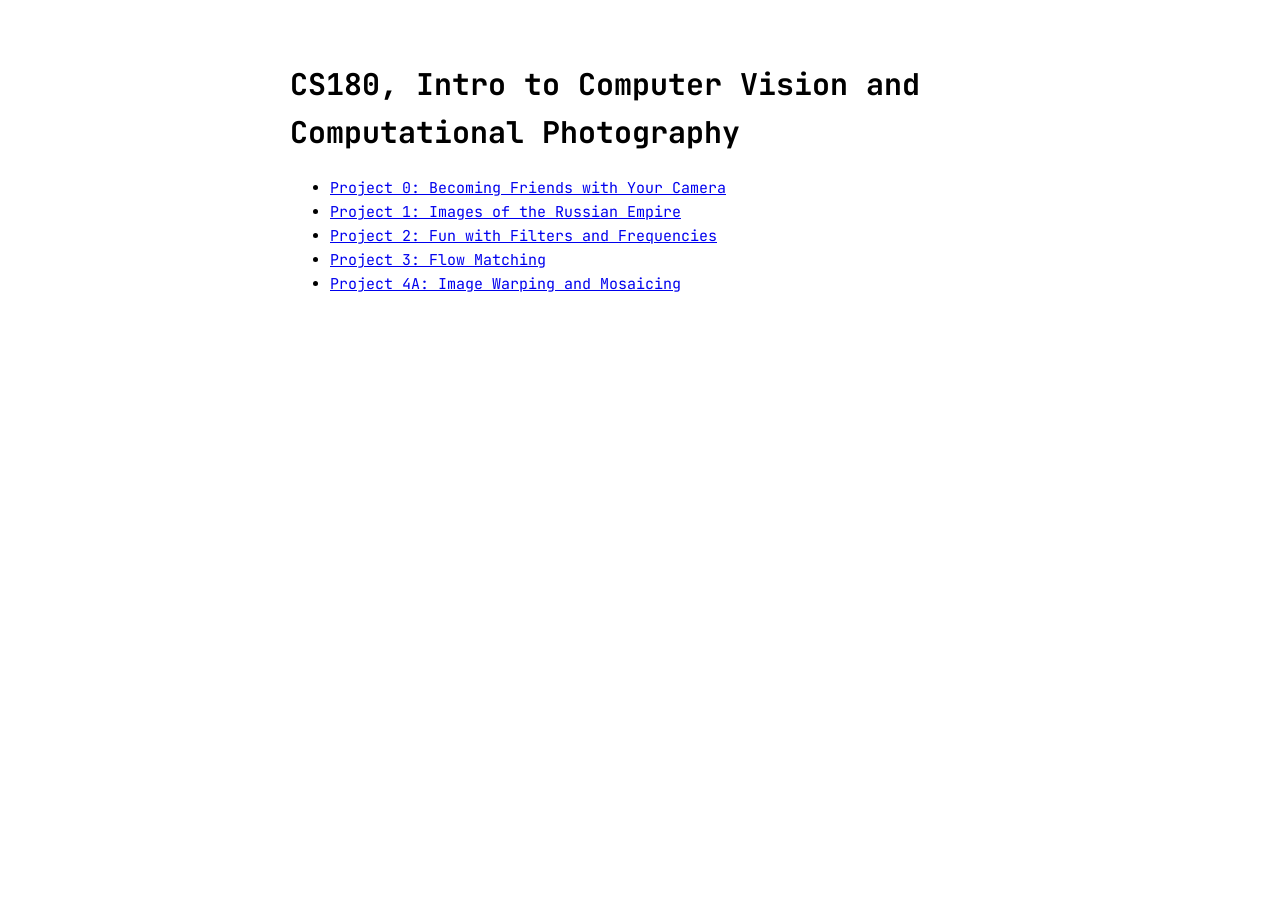
<file: index.html>
<!DOCTYPE html>

<html lang="en">
<head>
<meta charset="utf-8"/>
<meta content="width=device-width, initial-scale=1" name="viewport"/>
<title>CS180</title>
<link href="https://fonts.googleapis.com" rel="preconnect"/>
<link crossorigin="" href="https://fonts.gstatic.com" rel="preconnect"/>
<link href="https://fonts.googleapis.com/css2?family=JetBrains+Mono:wght@400;700&amp;display=swap" rel="stylesheet"/>
<style>body{font-family:"JetBrains Mono",ui-monospace,Menlo,monospace;font-size:15px;max-width:700px;margin:60px auto;padding:0 20px;line-height:1.6}</style>
</head>
<body>
<h1>CS180, Intro to Computer Vision and Computational Photography</h1>
<ul>
<li><a href="proj0/">Project 0: Becoming Friends with Your Camera</a></li>
<li><a href="proj1/">Project 1: Images of the Russian Empire</a></li>
<li><a href="proj2/">Project 2: Fun with Filters and Frequencies</a></li>
<li><a href="proj3/">Project 3: Flow Matching</a></li>
<li><a href="proj4a/">Project 4A: Image Warping and Mosaicing</a></li></ul>
</body>
</html>
</file>
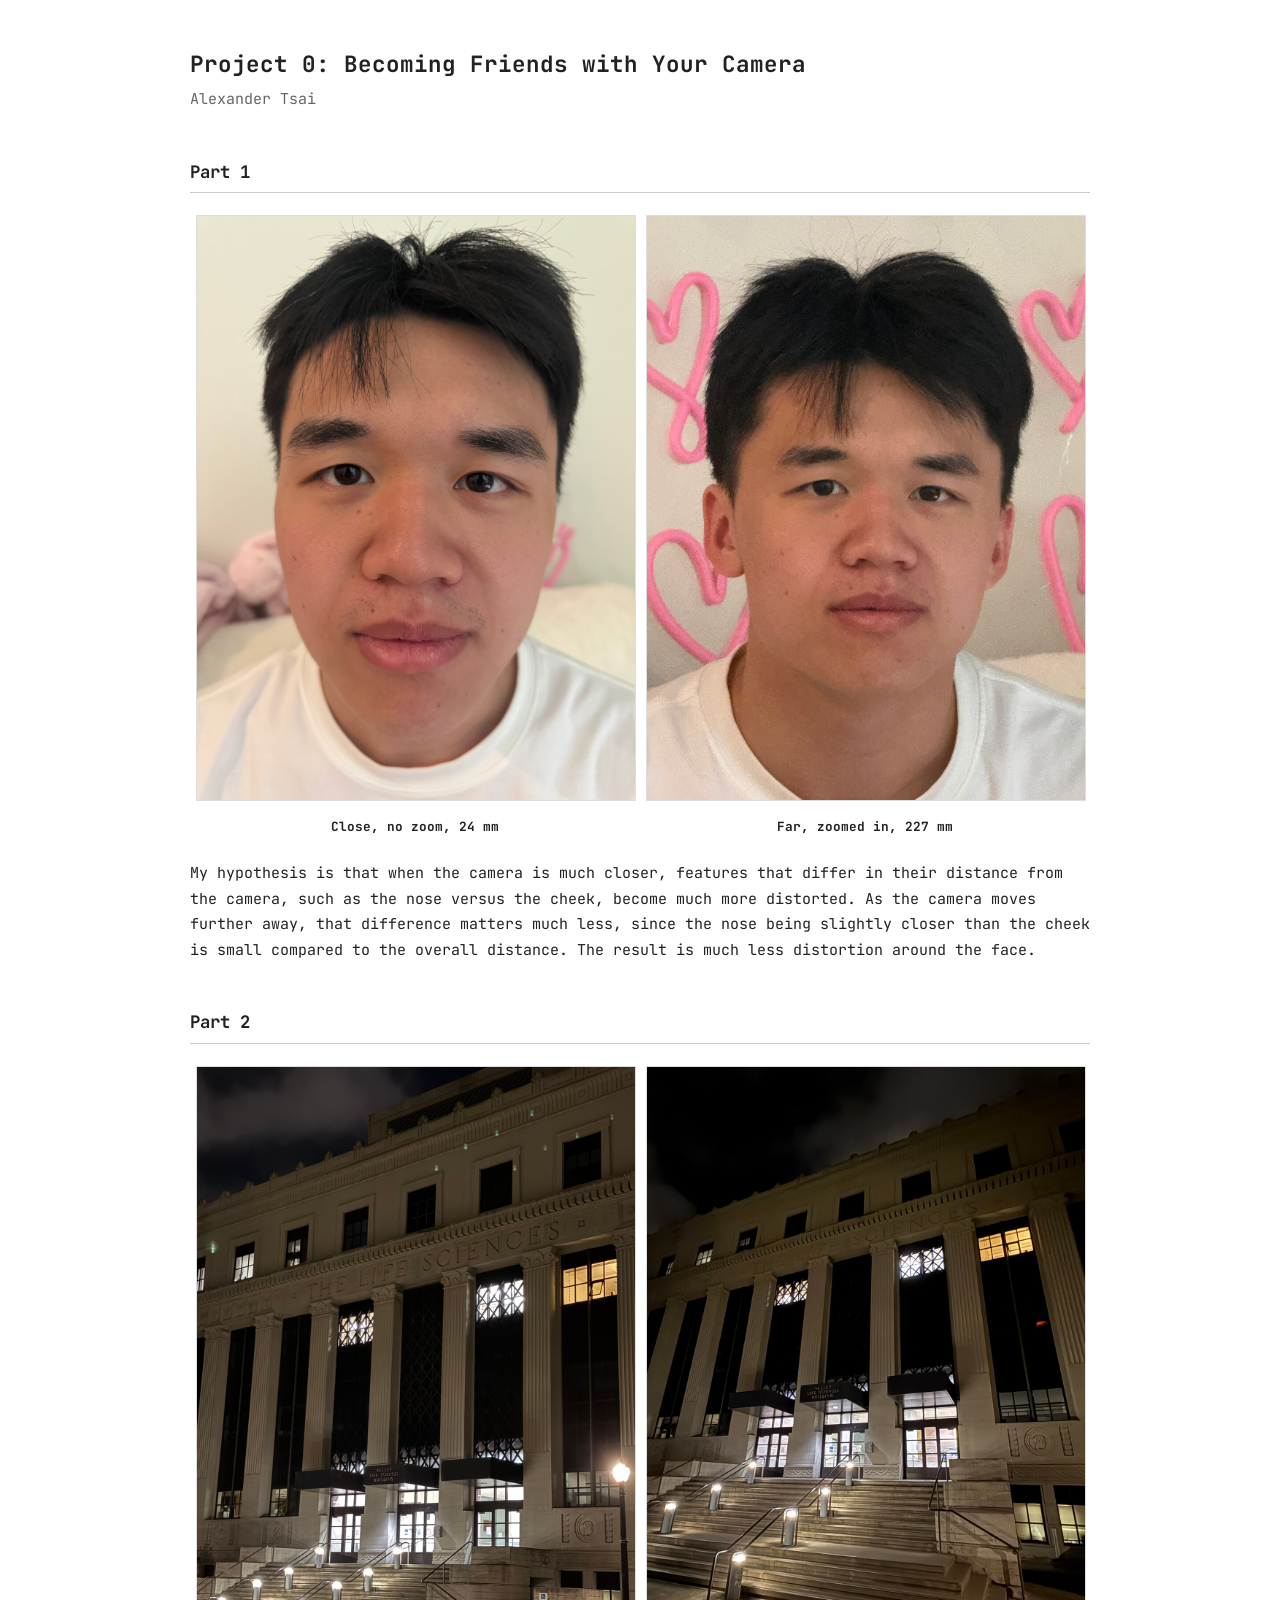
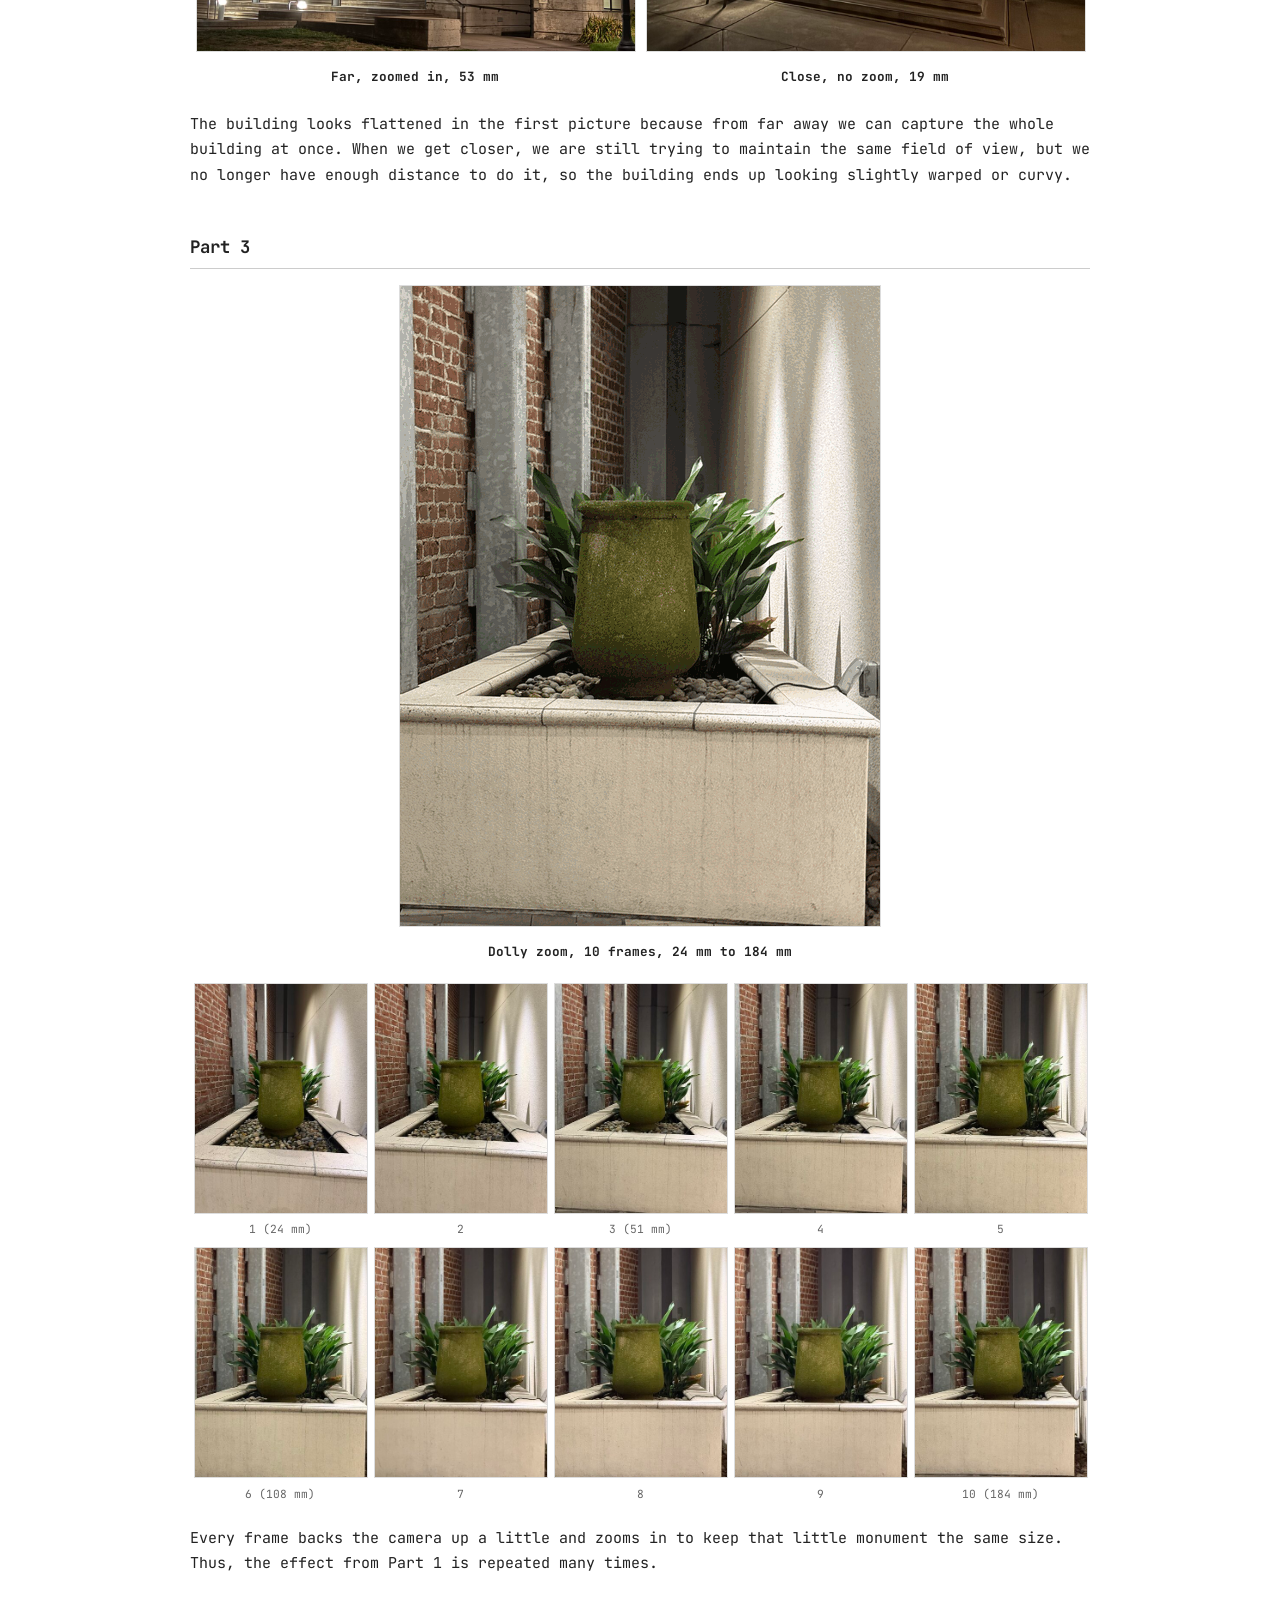
<file: proj0/index.html>
<!DOCTYPE html>
<html lang="en">
<head>
<meta charset="utf-8">
<meta name="viewport" content="width=device-width, initial-scale=1">
<title>CS180 Project 0: Becoming Friends with Your Camera</title>
<link rel="preconnect" href="https://fonts.googleapis.com">
<link rel="preconnect" href="https://fonts.gstatic.com" crossorigin>
<link href="https://fonts.googleapis.com/css2?family=JetBrains+Mono:wght@400;700&display=swap" rel="stylesheet">
<style>
  body {
    font-family: "JetBrains Mono", ui-monospace, Menlo, Consolas, monospace;
    font-size: 15px;
    max-width: 900px;
    margin: 0 auto;
    padding: 30px 20px 60px 20px;
    line-height: 1.7;
    color: #222;
    background: #fff;
  }
  h1 { font-size: 1.5em; margin-bottom: 4px; }
  h2 { font-size: 1.15em; border-bottom: 1px solid #ccc; padding-bottom: 6px; margin-top: 44px; }
  .byline { color: #666; margin-top: 0; }
  table.pair { width: 100%; border-collapse: collapse; margin-top: 16px; }
  table.pair td { width: 50%; vertical-align: top; padding: 6px; text-align: center; }
  img { max-width: 100%; height: auto; border: 1px solid #ddd; }
  .caption { font-size: 0.85em; color: #555; margin-top: 6px; }
  .caption b { color: #222; }
  table.frames { width: 100%; border-collapse: collapse; margin-top: 16px; }
  table.frames td { width: 20%; padding: 4px; text-align: center; font-size: 0.75em; color: #666; }
  .gif { text-align: center; margin-top: 16px; }
  .reflection { margin-top: 18px; }
</style>
</head>
<body>

<h1>Project 0: Becoming Friends with Your Camera</h1>
<p class="byline">Alexander Tsai</p>

<h2>Part 1</h2>

<table class="pair">
  <tr>
    <td>
      <img src="images/face_zoom.jpg" alt="Close-up selfie at 24mm">
      <div class="caption"><b>Close, no zoom, 24&nbsp;mm</b></div>
    </td>
    <td>
      <img src="images/face_unzoom.jpg" alt="Selfie from a distance at 227mm">
      <div class="caption"><b>Far, zoomed in, 227&nbsp;mm</b></div>
    </td>
  </tr>
</table>

<p class="reflection">
My hypothesis is that when the camera is much closer, features that differ in their distance from the
camera, such as the nose versus the cheek, become much more distorted. As the camera moves further
away, that difference matters much less, since the nose being slightly closer than the cheek is small
compared to the overall distance. The result is much less distortion around the face.
</p>

<h2>Part 2</h2>

<table class="pair">
  <tr>
    <td>
      <img src="images/building_zoom.jpg" alt="Building shot from far away with zoom">
      <div class="caption"><b>Far, zoomed in, 53&nbsp;mm</b></div>
    </td>
    <td>
      <img src="images/building_unzoom.jpg" alt="Building shot up close without zoom">
      <div class="caption"><b>Close, no zoom, 19&nbsp;mm</b></div>
    </td>
  </tr>
</table>

<p class="reflection">
The building looks flattened in the first picture because from far away we can capture the whole
building at once. When we get closer, we are still trying to maintain the same field of view, but we no
longer have enough distance to do it, so the building ends up looking slightly warped or curvy.
</p>

<h2>Part 3</h2>

<div class="gif">
  <img src="images/dollyzoom.gif" alt="Dolly zoom animated GIF">
  <div class="caption"><b>Dolly zoom, 10 frames, 24&nbsp;mm to 184&nbsp;mm</b></div>
</div>

<table class="frames">
  <tr>
    <td><a href="images/dolly1.jpg"><img src="images/thumbs/dolly1.jpg" alt="Frame 1"></a><br>1 (24 mm)</td>
    <td><a href="images/dolly2.jpg"><img src="images/thumbs/dolly2.jpg" alt="Frame 2"></a><br>2</td>
    <td><a href="images/dolly3.jpg"><img src="images/thumbs/dolly3.jpg" alt="Frame 3"></a><br>3 (51 mm)</td>
    <td><a href="images/dolly4.jpg"><img src="images/thumbs/dolly4.jpg" alt="Frame 4"></a><br>4</td>
    <td><a href="images/dolly5.jpg"><img src="images/thumbs/dolly5.jpg" alt="Frame 5"></a><br>5</td>
  </tr>
  <tr>
    <td><a href="images/dolly6.jpg"><img src="images/thumbs/dolly6.jpg" alt="Frame 6"></a><br>6 (108 mm)</td>
    <td><a href="images/dolly7.jpg"><img src="images/thumbs/dolly7.jpg" alt="Frame 7"></a><br>7</td>
    <td><a href="images/dolly8.jpg"><img src="images/thumbs/dolly8.jpg" alt="Frame 8"></a><br>8</td>
    <td><a href="images/dolly9.jpg"><img src="images/thumbs/dolly9.jpg" alt="Frame 9"></a><br>9</td>
    <td><a href="images/dolly10.jpg"><img src="images/thumbs/dolly10.jpg" alt="Frame 10"></a><br>10 (184 mm)</td>
  </tr>
</table>

<p class="reflection">
Every frame backs the camera up a little and zooms in to keep that little monument the same
size. Thus, the effect from Part 1 is repeated many times.
</p>

</body>
</html>
</file>
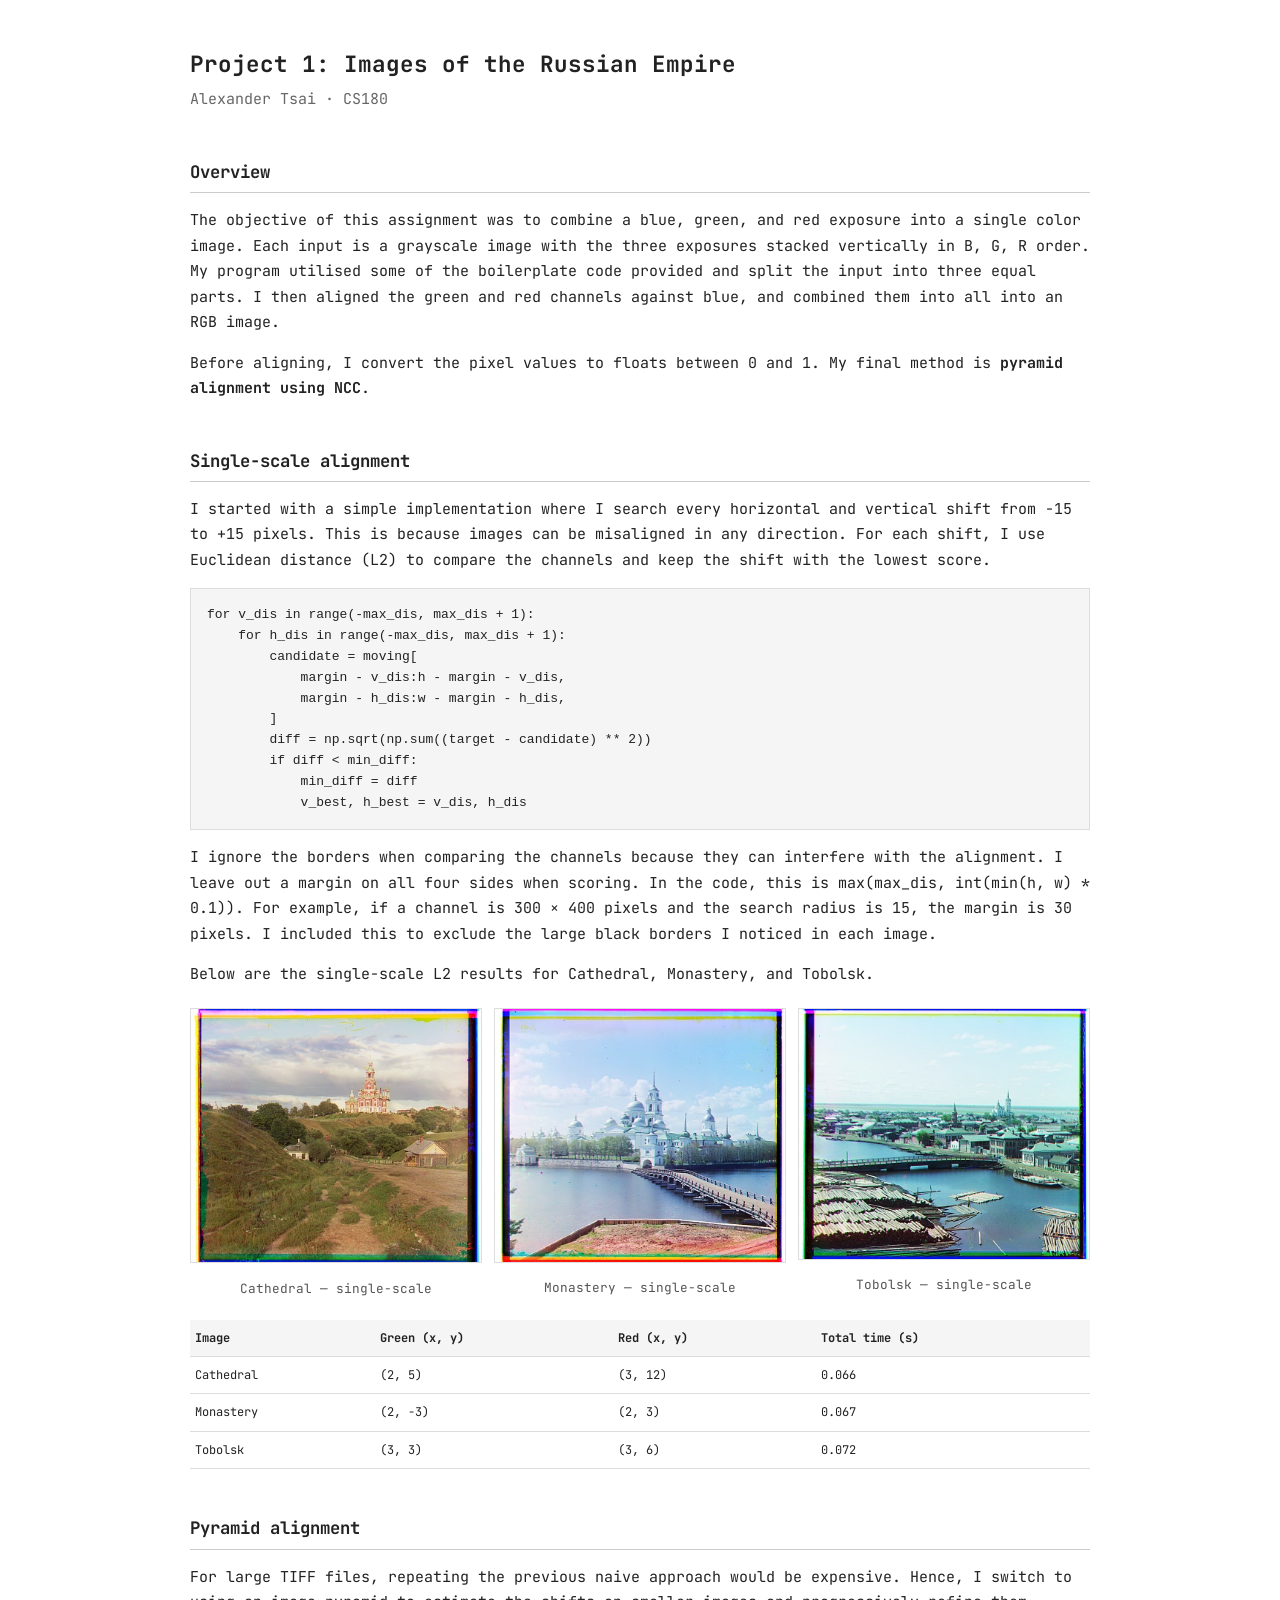
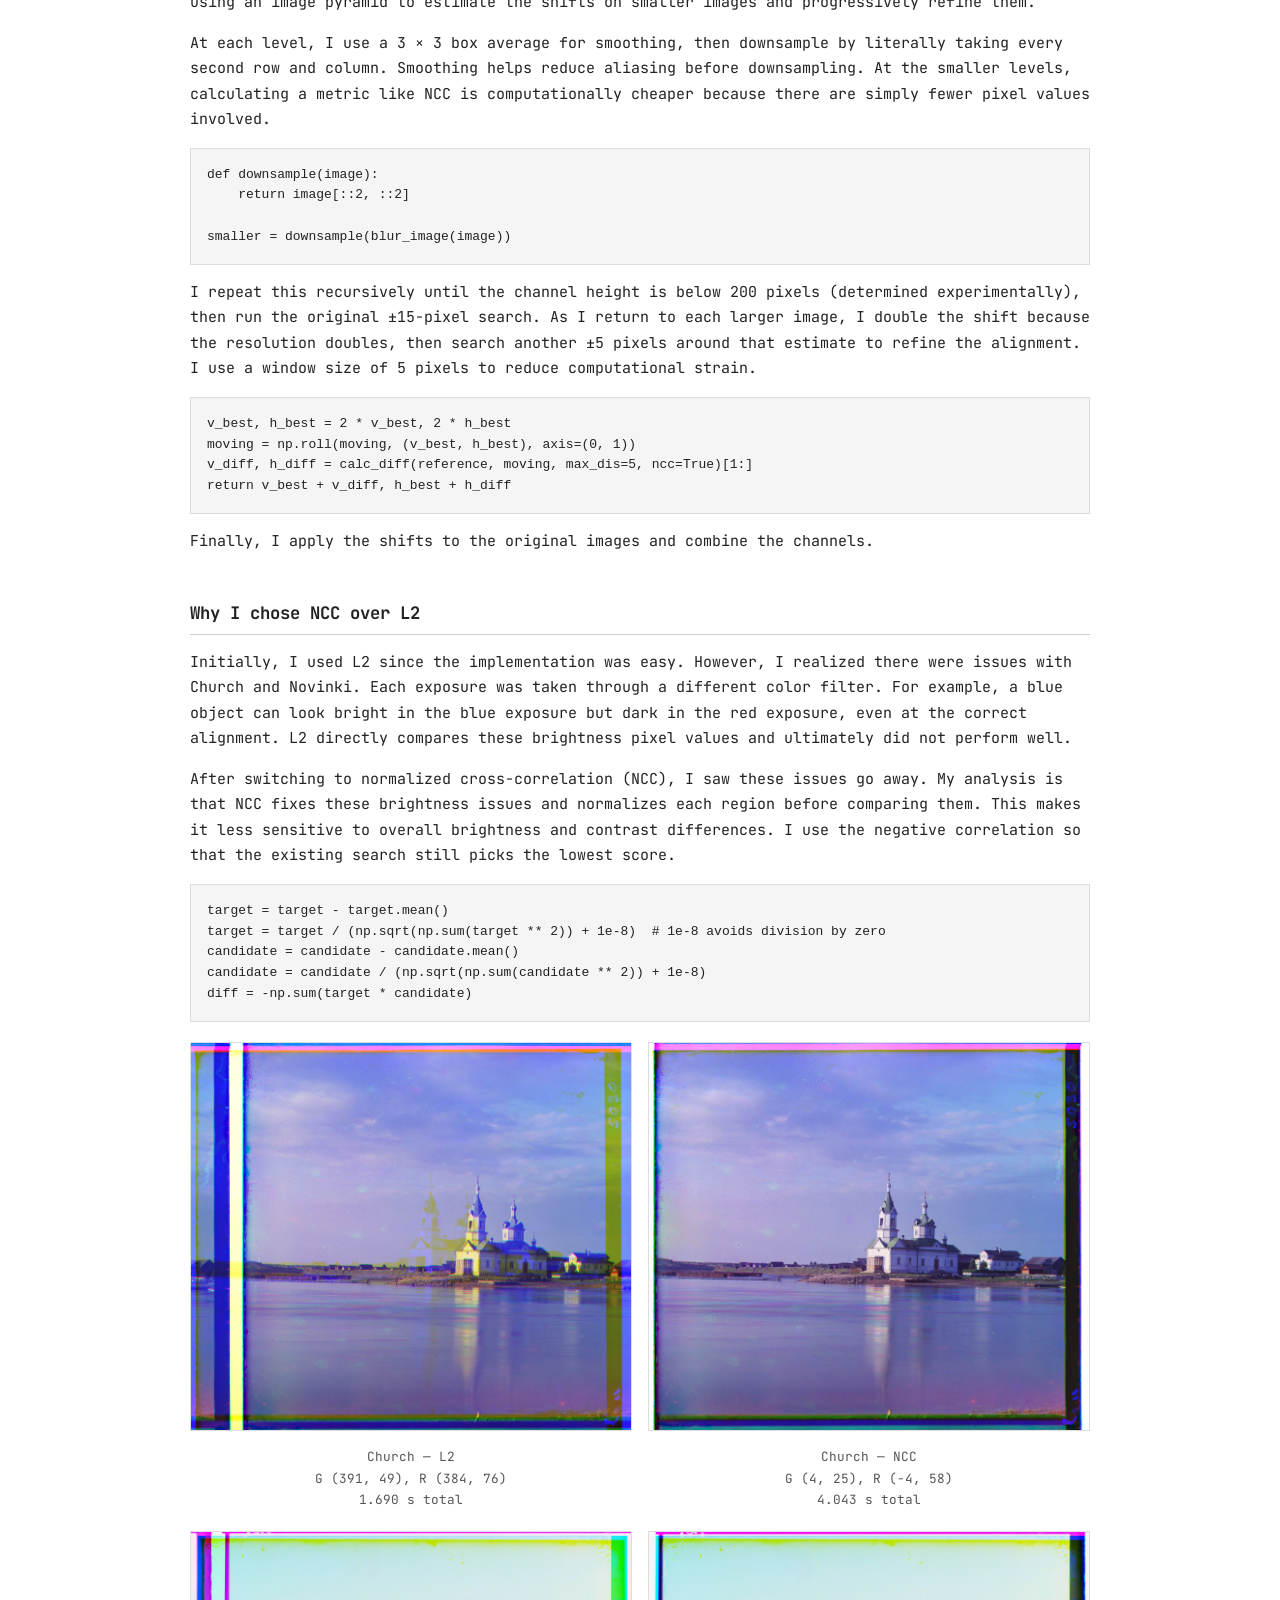
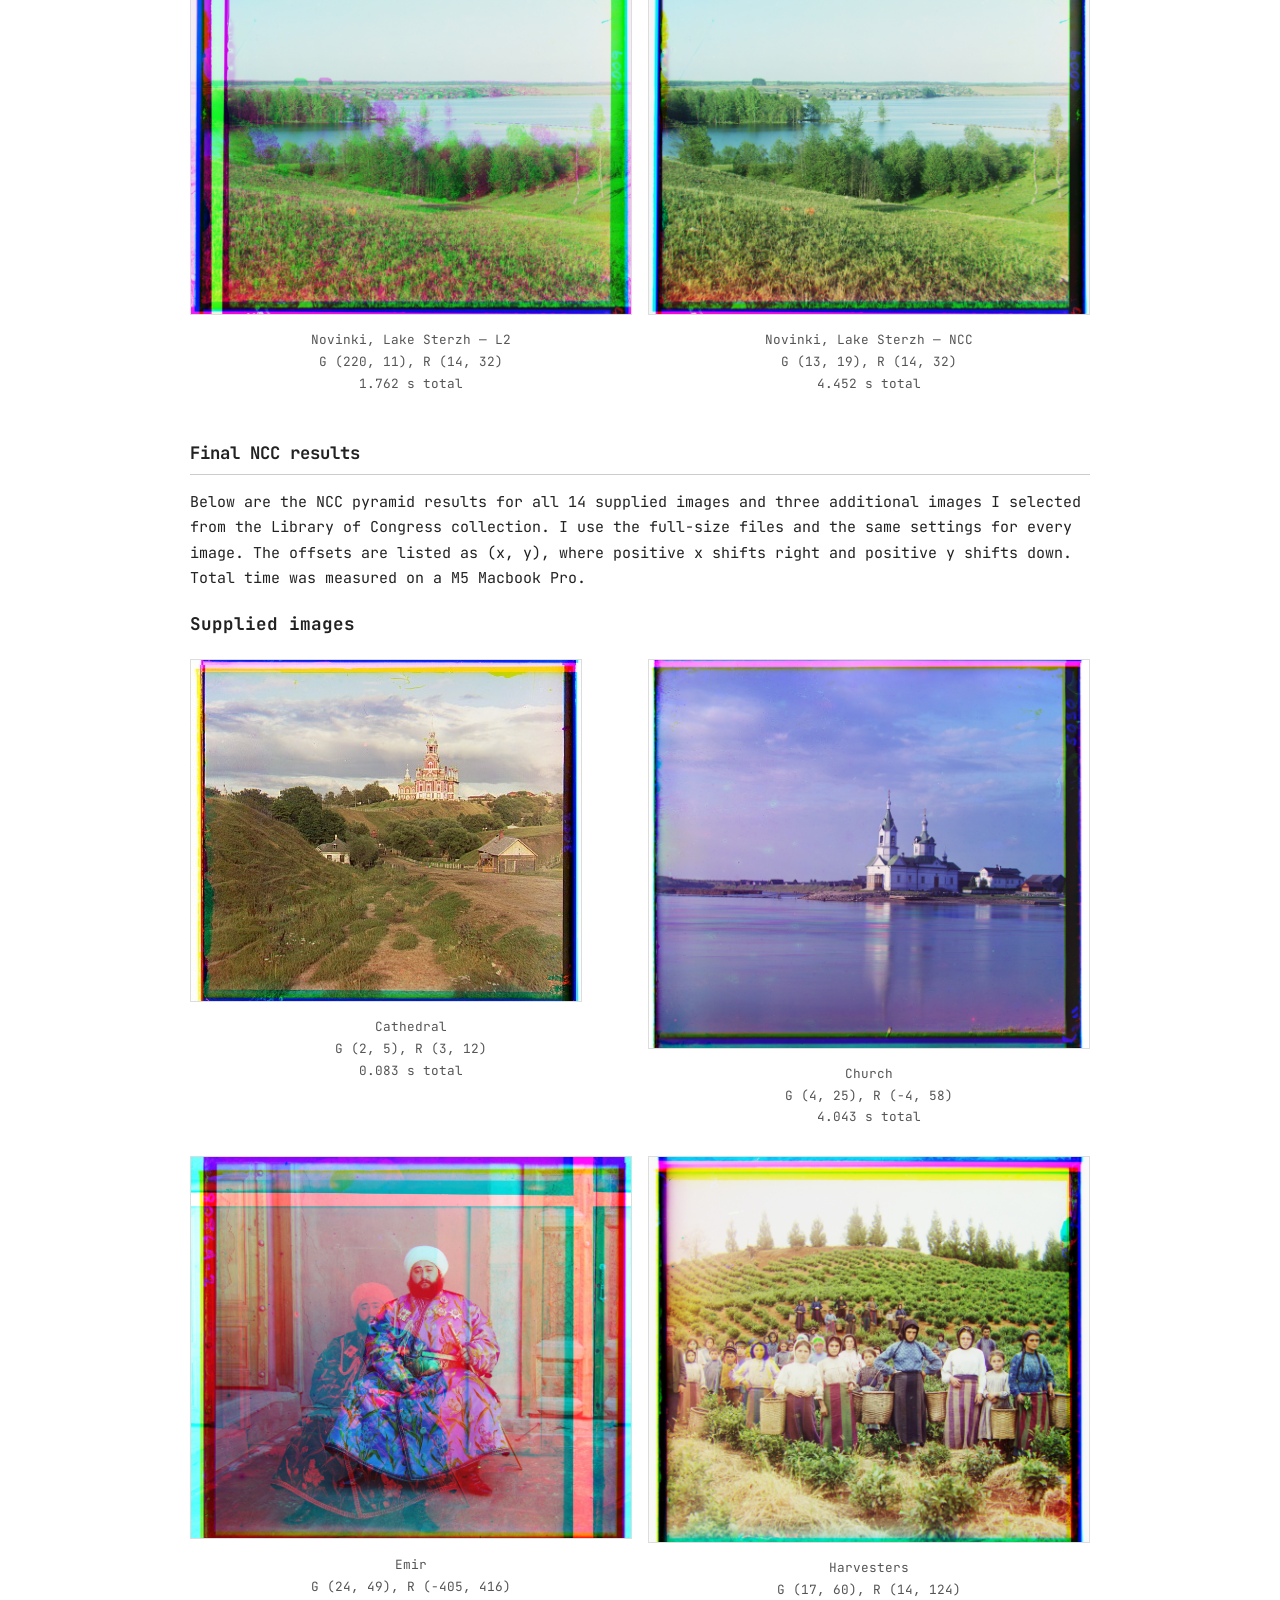
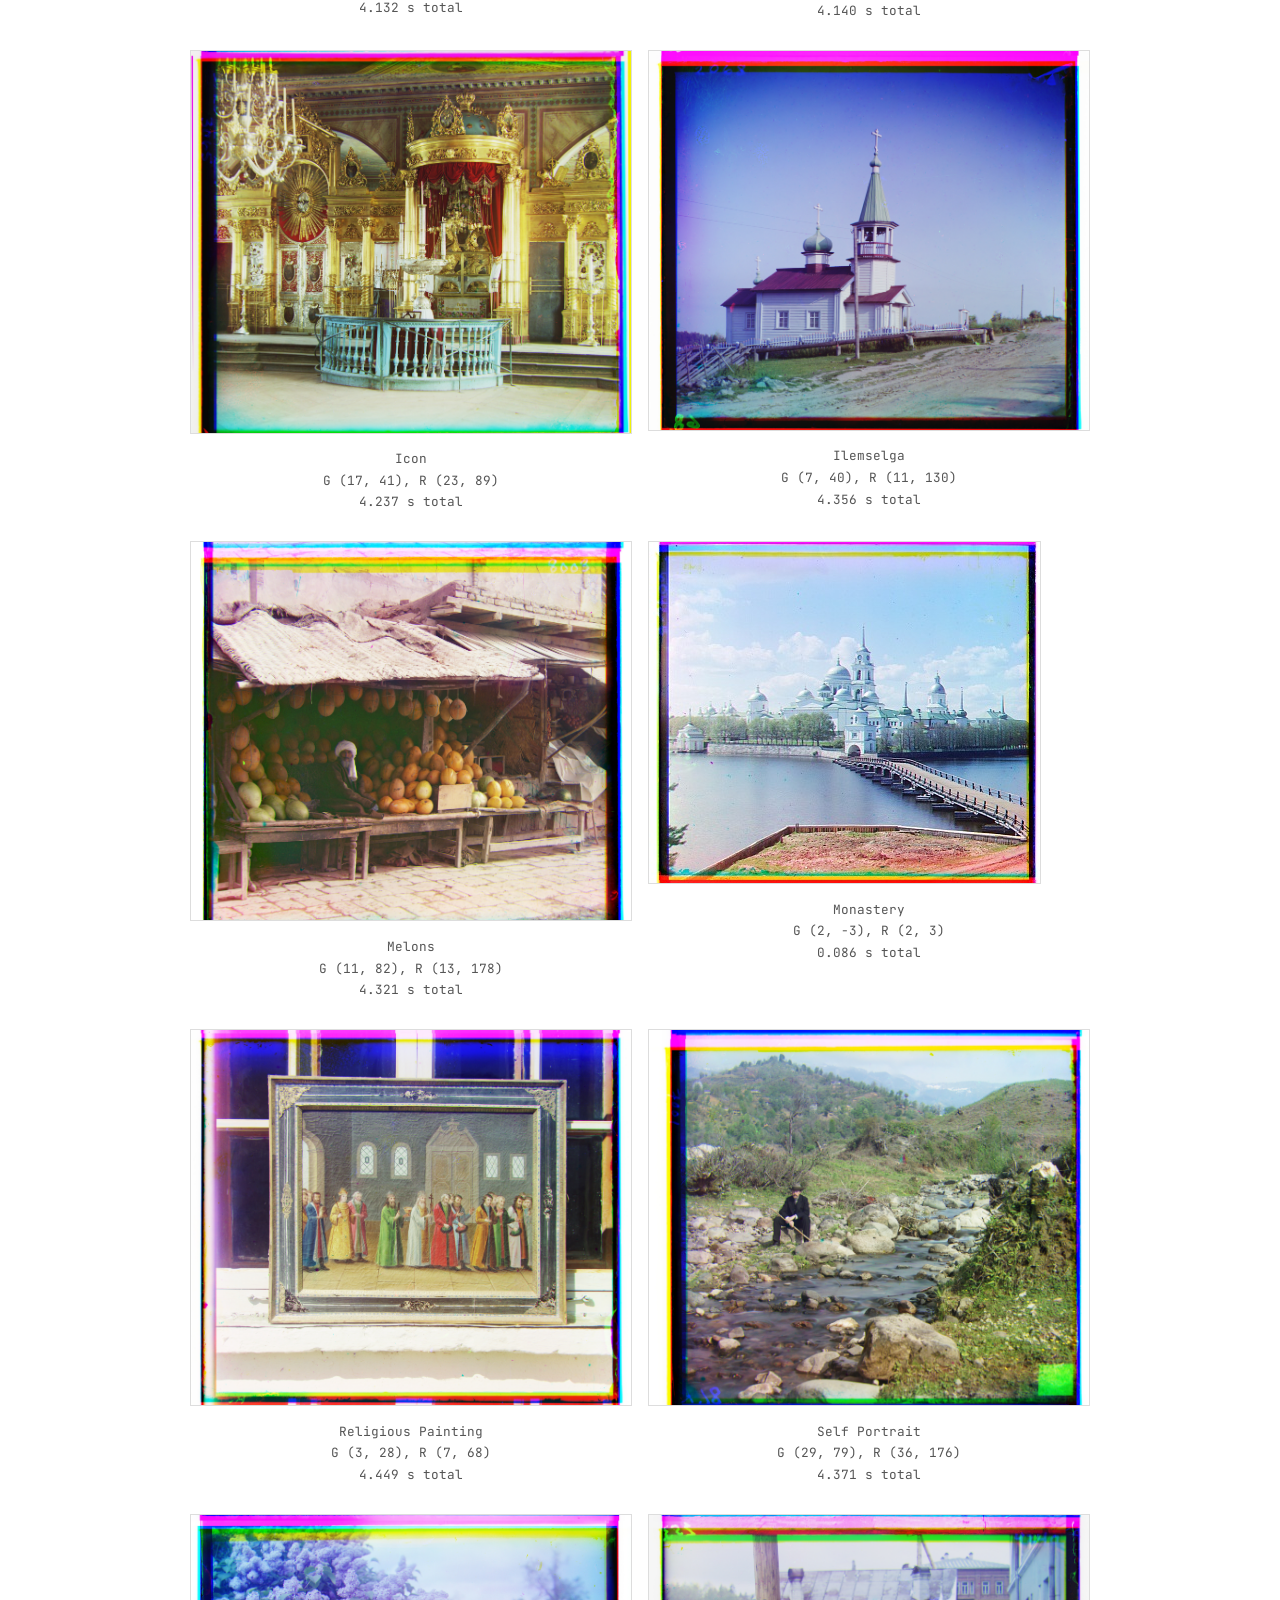
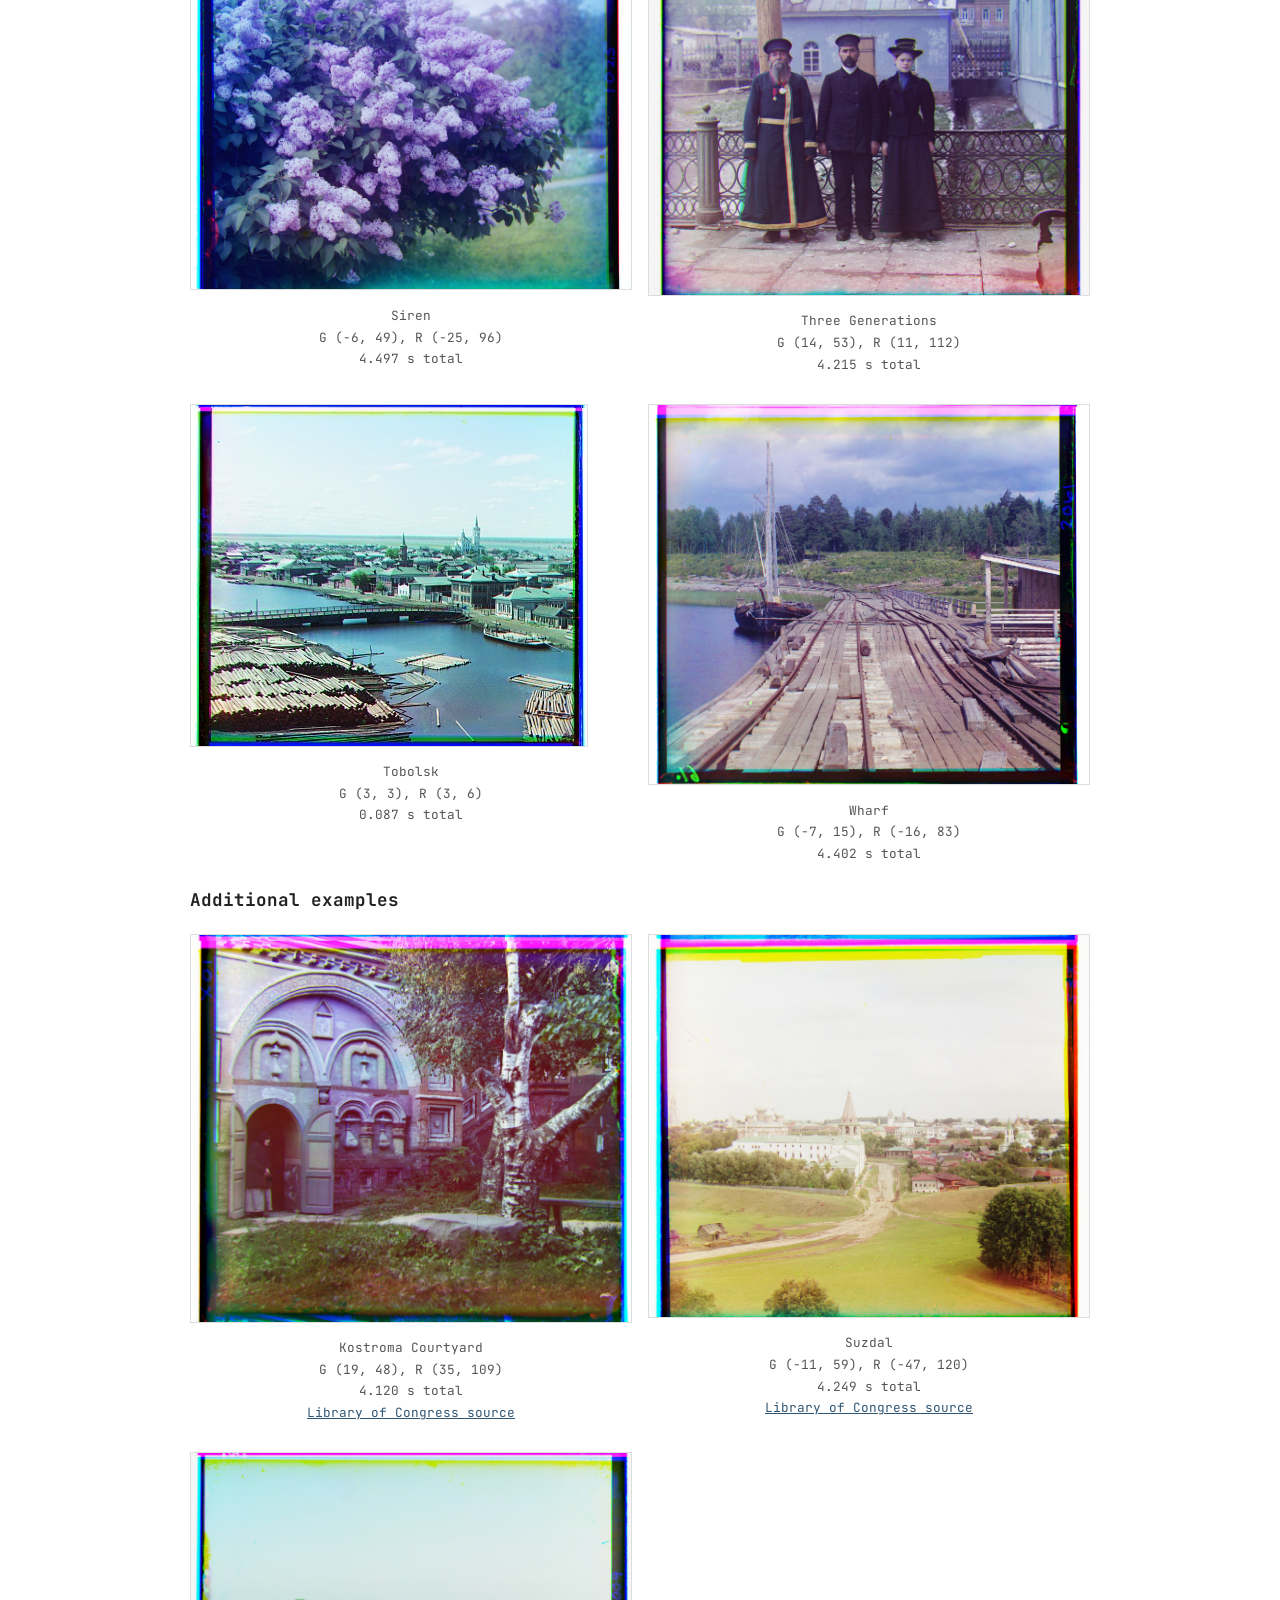
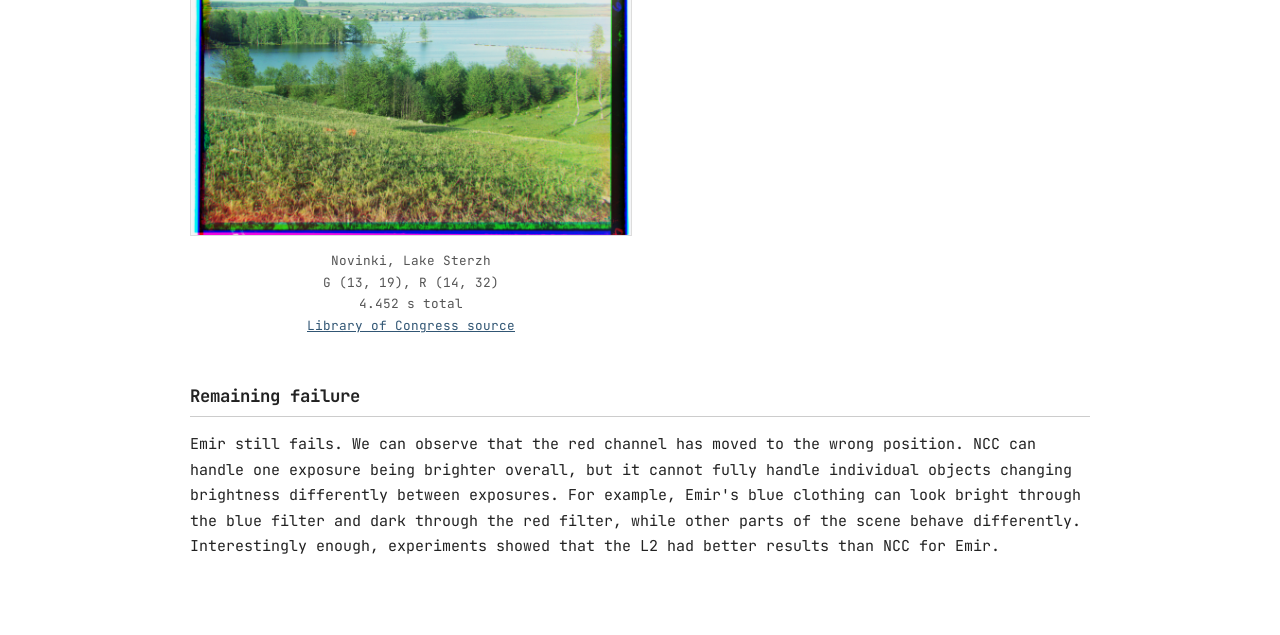
<file: proj1/index.html>
<!doctype html>
<html lang="en"><head><meta charset="utf-8"><meta name="viewport" content="width=device-width, initial-scale=1"><title>CS180 Project 1</title><link href="https://fonts.googleapis.com/css2?family=JetBrains+Mono:wght@400;700&display=swap" rel="stylesheet"><style>body{font-family:"JetBrains Mono",ui-monospace,Menlo,Consolas,monospace;font-size:15px;max-width:900px;margin:0 auto;padding:30px 20px 60px;line-height:1.7;color:#222;background:#fff}h1{font-size:1.5em;margin-bottom:4px}h2{font-size:1.15em;border-bottom:1px solid #ccc;padding-bottom:6px;margin-top:44px}h1+p{color:#666;margin-top:0}a{color:#315674}img{max-width:100%;height:auto;border:1px solid #ddd;box-sizing:border-box}figure{margin:0;min-width:0}figcaption{font-size:.85em;color:#555;text-align:center;margin-top:6px}.pair,.gallery{display:grid;grid-template-columns:repeat(2,minmax(0,1fr));gap:16px;margin:20px 0}.gallery{row-gap:28px}.single-results{display:grid;grid-template-columns:repeat(3,minmax(0,1fr));gap:12px;margin:20px 0}pre{background:#f5f5f5;border:1px solid #ddd;padding:16px;overflow:auto;font-size:13px;line-height:1.6}code{font-family:inherit}table{width:100%;border-collapse:collapse;font-size:12px;margin:20px 0}th,td{padding:8px 5px;border-bottom:1px solid #ddd;text-align:left}th{background:#f5f5f5}@media(max-width:600px){body{font-size:14px;padding:20px 14px}.pair,.gallery{grid-template-columns:1fr}table{display:block;overflow-x:auto;white-space:nowrap}}@media print{body{max-width:none;font-size:11px}figure,pre{break-inside:avoid}}</style></head><body><h1>Project 1: Images of the Russian Empire</h1>
<p>Alexander Tsai · CS180</p>
<h2>Overview</h2>
<p>The objective of this assignment was to combine a blue, green, and red exposure into a single color image. Each input is a grayscale image with the three exposures stacked vertically in B, G, R order. My program utilised some of the boilerplate code provided and split the input into three equal parts. I then aligned the green and red channels against blue, and combined them into all into an RGB image.</p>
<p>Before aligning, I convert the pixel values to floats between 0 and 1. My final method is <strong>pyramid alignment using NCC</strong>.</p>
<h2>Single-scale alignment</h2>
<p>I started with a simple implementation where I search every horizontal and vertical shift from −15 to +15 pixels. This is because images can be misaligned in any direction. For each shift, I use Euclidean distance (L2) to compare the channels and keep the shift with the lowest score.</p>
<pre><code class="language-python">for v_dis in range(-max_dis, max_dis + 1):
    for h_dis in range(-max_dis, max_dis + 1):
        candidate = moving[
            margin - v_dis:h - margin - v_dis,
            margin - h_dis:w - margin - h_dis,
        ]
        diff = np.sqrt(np.sum((target - candidate) ** 2))
        if diff &lt; min_diff:
            min_diff = diff
            v_best, h_best = v_dis, h_dis
</code></pre>
<p>I ignore the borders when comparing the channels because they can interfere with the alignment. I leave out a margin on all four sides when scoring. In the code, this is <code>max(max_dis, int(min(h, w) * 0.1))</code>. For example, if a channel is 300 × 400 pixels and the search radius is 15, the margin is 30 pixels. I included this to exclude the large black borders I noticed in each image. </p>
<p>Below are the single-scale L2 results for Cathedral, Monastery, and Tobolsk.</p>
<div class="single-results">
<figure><img src="output/cathedral_single.jpg" alt="cathedral after single-scale alignment"><figcaption>Cathedral — single-scale</figcaption></figure>
<figure><img src="output/monastery_single.jpg" alt="monastery after single-scale alignment"><figcaption>Monastery — single-scale</figcaption></figure>
<figure><img src="output/tobolsk_single.jpg" alt="tobolsk after single-scale alignment"><figcaption>Tobolsk — single-scale</figcaption></figure>
</div>

<table>
<thead>
<tr>
  <th>Image</th>
  <th>Green (x, y)</th>
  <th>Red (x, y)</th>
  <th>Total time (s)</th>
</tr>
</thead>
<tbody>
<tr>
  <td>Cathedral</td>
  <td>(2, 5)</td>
  <td>(3, 12)</td>
  <td>0.066</td>
</tr>
<tr>
  <td>Monastery</td>
  <td>(2, -3)</td>
  <td>(2, 3)</td>
  <td>0.067</td>
</tr>
<tr>
  <td>Tobolsk</td>
  <td>(3, 3)</td>
  <td>(3, 6)</td>
  <td>0.072</td>
</tr>
</tbody>
</table>
<h2>Pyramid alignment</h2>
<p>For large TIFF files, repeating the previous naive approach would be expensive. Hence, I switch to using an image pyramid to estimate the shifts on smaller images and progressively refine them.</p>
<p>At each level, I use a 3 × 3 box average for smoothing, then downsample by literally taking every second row and column. Smoothing helps reduce aliasing before downsampling. At the smaller levels, calculating a metric like NCC is computationally cheaper because there are simply fewer pixel values involved.</p>
<pre><code class="language-python">def downsample(image):
    return image[::2, ::2]

smaller = downsample(blur_image(image))
</code></pre>
<p>I repeat this recursively until the channel height is below 200 pixels (determined experimentally), then run the original ±15-pixel search. As I return to each larger image, I double the shift because the resolution doubles, then search another ±5 pixels around that estimate to refine the alignment. I use a window size of 5 pixels to reduce computational strain.</p>
<pre><code class="language-python">v_best, h_best = 2 * v_best, 2 * h_best
moving = np.roll(moving, (v_best, h_best), axis=(0, 1))
v_diff, h_diff = calc_diff(reference, moving, max_dis=5, ncc=True)[1:]
return v_best + v_diff, h_best + h_diff
</code></pre>
<p>Finally, I apply the shifts to the original images and combine the channels.</p>
<h2>Why I chose NCC over L2</h2>
<p>Initially, I used L2 since the implementation was easy. However, I realized there were issues with Church and Novinki. Each exposure was taken through a different color filter. For example, a blue object can look bright in the blue exposure but dark in the red exposure, even at the correct alignment. L2 directly compares these brightness pixel values and ultimately did not perform well.</p>
<p>After switching to normalized cross-correlation (NCC), I saw these issues go away. My analysis is that NCC fixes these brightness issues and normalizes each region before comparing them. This makes it less sensitive to overall brightness and contrast differences. I use the negative correlation so that the existing search still picks the lowest score.</p>
<pre><code class="language-python">target = target - target.mean()
target = target / (np.sqrt(np.sum(target ** 2)) + 1e-8)  # 1e-8 avoids division by zero
candidate = candidate - candidate.mean()
candidate = candidate / (np.sqrt(np.sum(candidate ** 2)) + 1e-8)
diff = -np.sum(target * candidate)
</code></pre>
<div class="pair">
<figure><a href="output/church_pyramid.jpg"><img loading="lazy" src="output/church_pyramid.jpg" alt="Church — L2"></a><figcaption>Church — L2<br>G (391, 49), R (384, 76)<br>1.690 s total</figcaption></figure>
<figure><a href="output/church_pyramid_ncc.jpg"><img loading="lazy" src="output/church_pyramid_ncc.jpg" alt="Church — NCC"></a><figcaption>Church — NCC<br>G (4, 25), R (-4, 58)<br>4.043 s total</figcaption></figure>
</div>
<div class="pair">
<figure><a href="output/novinki_pyramid.jpg"><img loading="lazy" src="output/novinki_pyramid.jpg" alt="Novinki, Lake Sterzh — L2"></a><figcaption>Novinki, Lake Sterzh — L2<br>G (220, 11), R (14, 32)<br>1.762 s total</figcaption></figure>
<figure><a href="output/novinki_pyramid_ncc.jpg"><img loading="lazy" src="output/novinki_pyramid_ncc.jpg" alt="Novinki, Lake Sterzh — NCC"></a><figcaption>Novinki, Lake Sterzh — NCC<br>G (13, 19), R (14, 32)<br>4.452 s total</figcaption></figure>
</div>
<h2>Final NCC results</h2>
<p>Below are the NCC pyramid results for all 14 supplied images and three additional images I selected from the Library of Congress collection. I use the full-size files and the same settings for every image. The offsets are listed as (x, y), where positive x shifts right and positive y shifts down. Total time was measured on a M5 Macbook Pro.</p>
<h3>Supplied images</h3>
<div class="gallery">
<figure><a href="output/cathedral_pyramid_ncc.jpg"><img loading="lazy" src="output/cathedral_pyramid_ncc.jpg" alt="Cathedral"></a><figcaption>Cathedral<br>G (2, 5), R (3, 12)<br>0.083 s total</figcaption></figure>
<figure><a href="output/church_pyramid_ncc.jpg"><img loading="lazy" src="output/church_pyramid_ncc.jpg" alt="Church"></a><figcaption>Church<br>G (4, 25), R (-4, 58)<br>4.043 s total</figcaption></figure>
<figure><a href="output/emir_pyramid_ncc.jpg"><img loading="lazy" src="output/emir_pyramid_ncc.jpg" alt="Emir"></a><figcaption>Emir<br>G (24, 49), R (-405, 416)<br>4.132 s total</figcaption></figure>
<figure><a href="output/harvesters_pyramid_ncc.jpg"><img loading="lazy" src="output/harvesters_pyramid_ncc.jpg" alt="Harvesters"></a><figcaption>Harvesters<br>G (17, 60), R (14, 124)<br>4.140 s total</figcaption></figure>
<figure><a href="output/icon_pyramid_ncc.jpg"><img loading="lazy" src="output/icon_pyramid_ncc.jpg" alt="Icon"></a><figcaption>Icon<br>G (17, 41), R (23, 89)<br>4.237 s total</figcaption></figure>
<figure><a href="output/ilemselga_pyramid_ncc.jpg"><img loading="lazy" src="output/ilemselga_pyramid_ncc.jpg" alt="Ilemselga"></a><figcaption>Ilemselga<br>G (7, 40), R (11, 130)<br>4.356 s total</figcaption></figure>
<figure><a href="output/melons_pyramid_ncc.jpg"><img loading="lazy" src="output/melons_pyramid_ncc.jpg" alt="Melons"></a><figcaption>Melons<br>G (11, 82), R (13, 178)<br>4.321 s total</figcaption></figure>
<figure><a href="output/monastery_pyramid_ncc.jpg"><img loading="lazy" src="output/monastery_pyramid_ncc.jpg" alt="Monastery"></a><figcaption>Monastery<br>G (2, -3), R (2, 3)<br>0.086 s total</figcaption></figure>
<figure><a href="output/religous_painting_pyramid_ncc.jpg"><img loading="lazy" src="output/religous_painting_pyramid_ncc.jpg" alt="Religious Painting"></a><figcaption>Religious Painting<br>G (3, 28), R (7, 68)<br>4.449 s total</figcaption></figure>
<figure><a href="output/self_portrait_pyramid_ncc.jpg"><img loading="lazy" src="output/self_portrait_pyramid_ncc.jpg" alt="Self Portrait"></a><figcaption>Self Portrait<br>G (29, 79), R (36, 176)<br>4.371 s total</figcaption></figure>
<figure><a href="output/siren_pyramid_ncc.jpg"><img loading="lazy" src="output/siren_pyramid_ncc.jpg" alt="Siren"></a><figcaption>Siren<br>G (-6, 49), R (-25, 96)<br>4.497 s total</figcaption></figure>
<figure><a href="output/three_generations_pyramid_ncc.jpg"><img loading="lazy" src="output/three_generations_pyramid_ncc.jpg" alt="Three Generations"></a><figcaption>Three Generations<br>G (14, 53), R (11, 112)<br>4.215 s total</figcaption></figure>
<figure><a href="output/tobolsk_pyramid_ncc.jpg"><img loading="lazy" src="output/tobolsk_pyramid_ncc.jpg" alt="Tobolsk"></a><figcaption>Tobolsk<br>G (3, 3), R (3, 6)<br>0.087 s total</figcaption></figure>
<figure><a href="output/wharf_pyramid_ncc.jpg"><img loading="lazy" src="output/wharf_pyramid_ncc.jpg" alt="Wharf"></a><figcaption>Wharf<br>G (-7, 15), R (-16, 83)<br>4.402 s total</figcaption></figure>
</div>
<h3>Additional examples</h3>
<div class="gallery">
<figure><a href="output/kostroma_courtyard_pyramid_ncc.jpg"><img loading="lazy" src="output/kostroma_courtyard_pyramid_ncc.jpg" alt="Kostroma Courtyard"></a><figcaption>Kostroma Courtyard<br>G (19, 48), R (35, 109)<br>4.120 s total<br><a href="https://www.loc.gov/item/2018680637/">Library of Congress source</a></figcaption></figure>
<figure><a href="output/suzdal_pyramid_ncc.jpg"><img loading="lazy" src="output/suzdal_pyramid_ncc.jpg" alt="Suzdal"></a><figcaption>Suzdal<br>G (-11, 59), R (-47, 120)<br>4.249 s total<br><a href="https://www.loc.gov/item/2018681148/">Library of Congress source</a></figcaption></figure>
<figure><a href="output/novinki_pyramid_ncc.jpg"><img loading="lazy" src="output/novinki_pyramid_ncc.jpg" alt="Novinki, Lake Sterzh"></a><figcaption>Novinki, Lake Sterzh<br>G (13, 19), R (14, 32)<br>4.452 s total<br><a href="https://www.loc.gov/item/2018680346/">Library of Congress source</a></figcaption></figure>
</div>
<h2>Remaining failure</h2>
<p>Emir still fails. We can observe that the red channel has moved to the wrong position. NCC can handle one exposure being brighter overall, but it cannot fully handle individual objects changing brightness differently between exposures. For example, Emir's blue clothing can look bright through the blue filter and dark through the red filter, while other parts of the scene behave differently. Interestingly enough, experiments showed that the L2 had better results than NCC for Emir.</p>
</body></html>
</file>
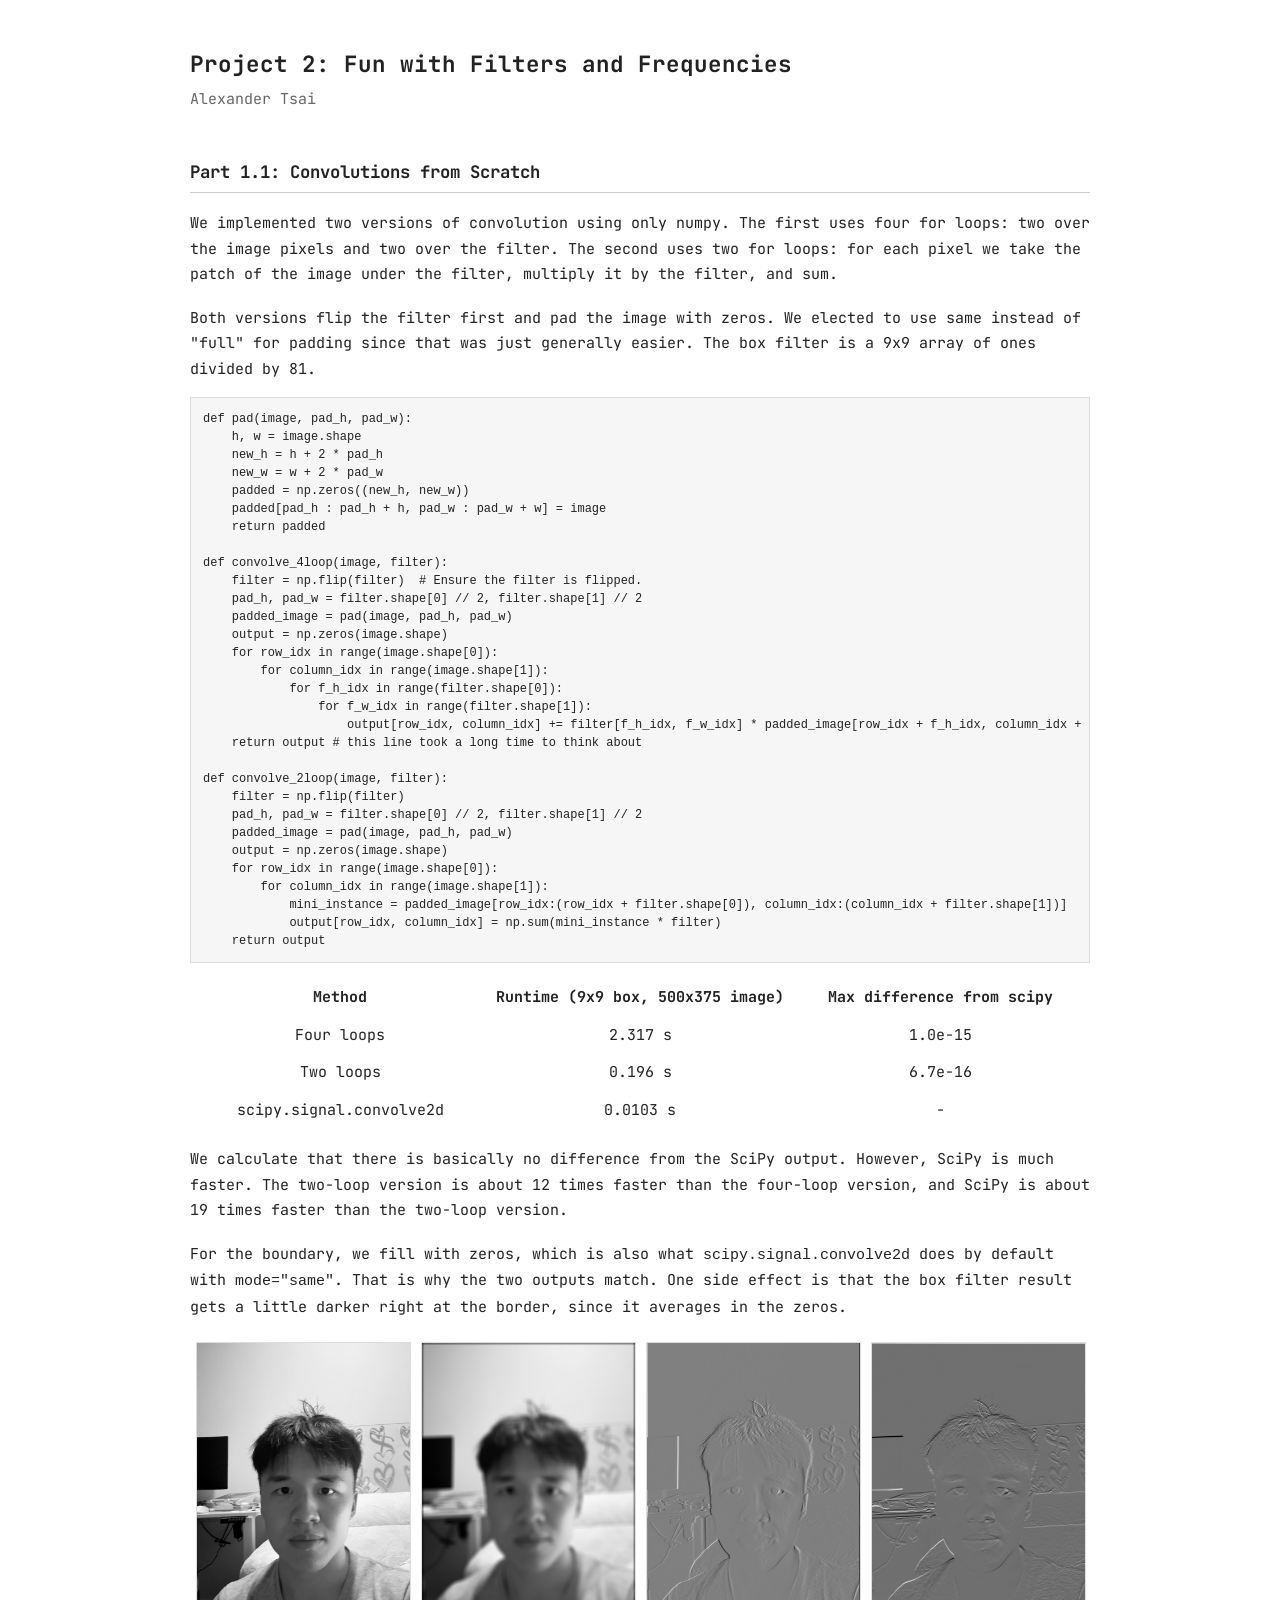
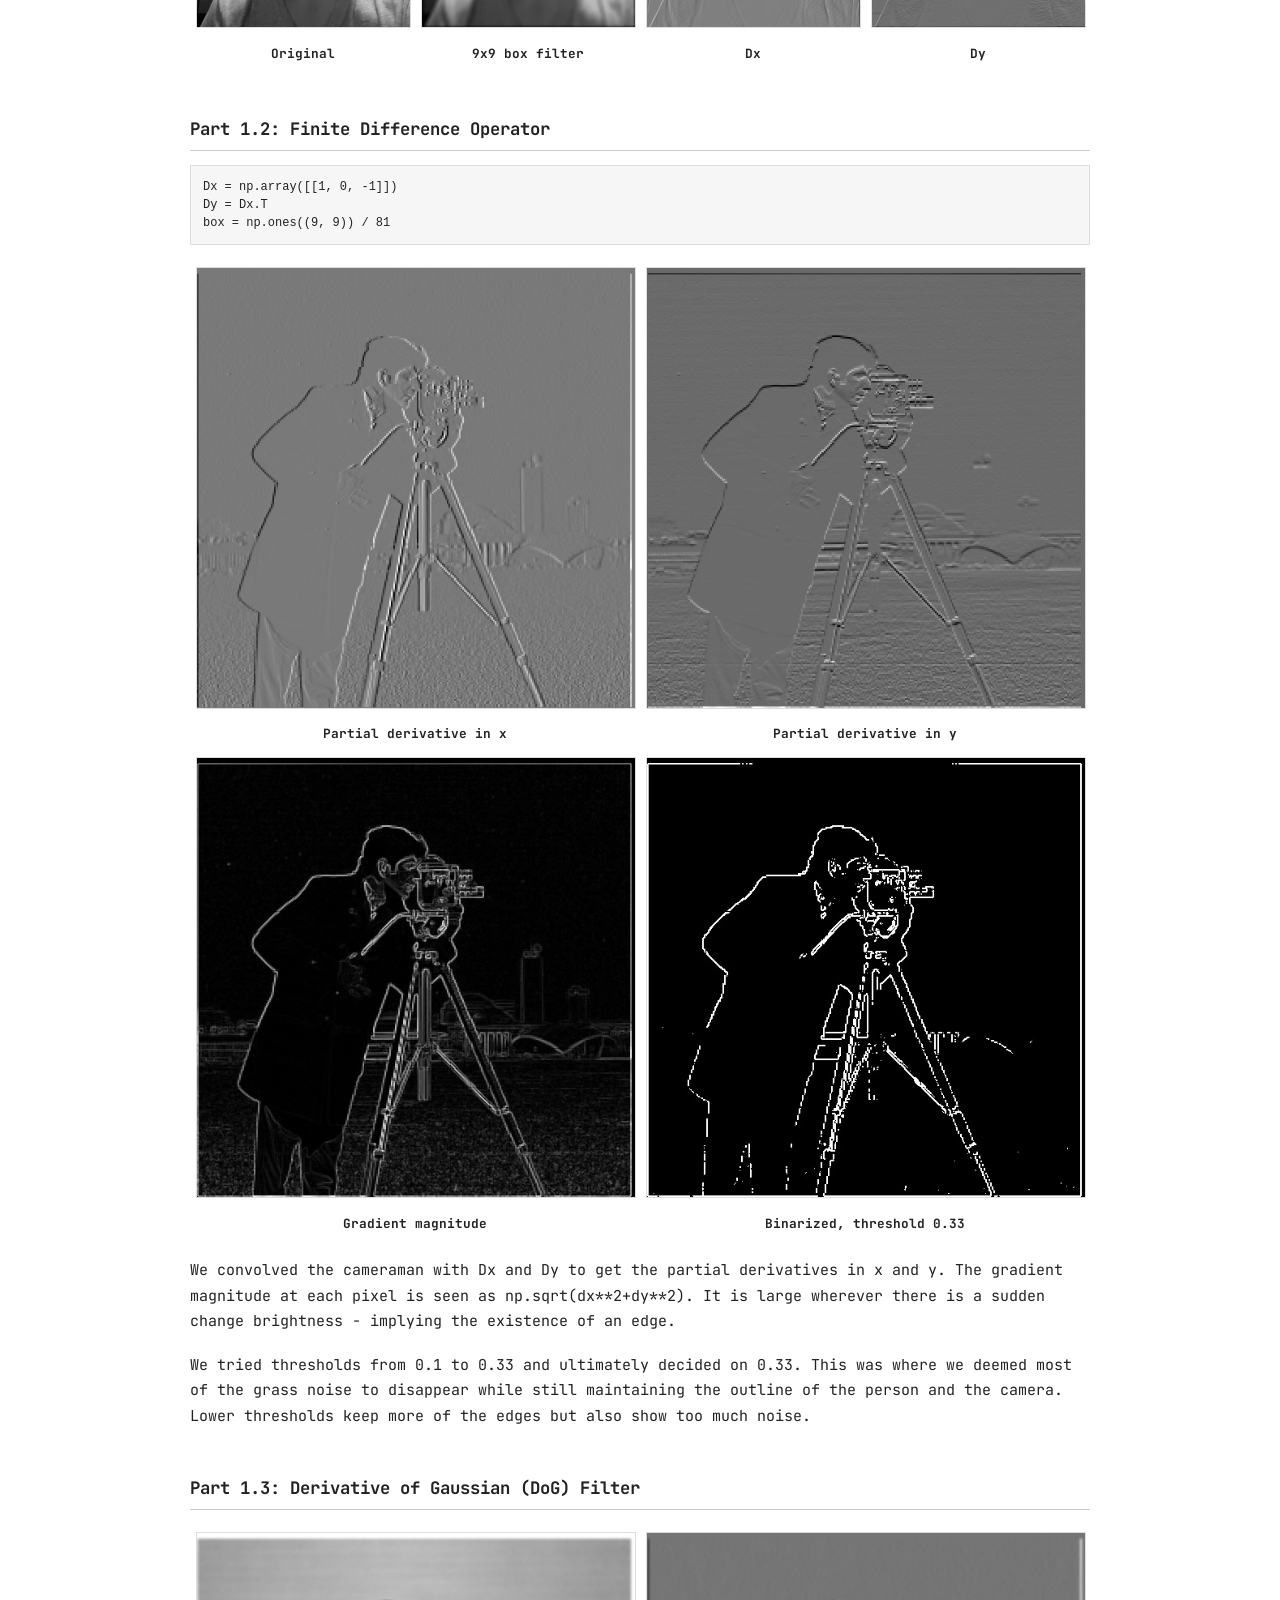
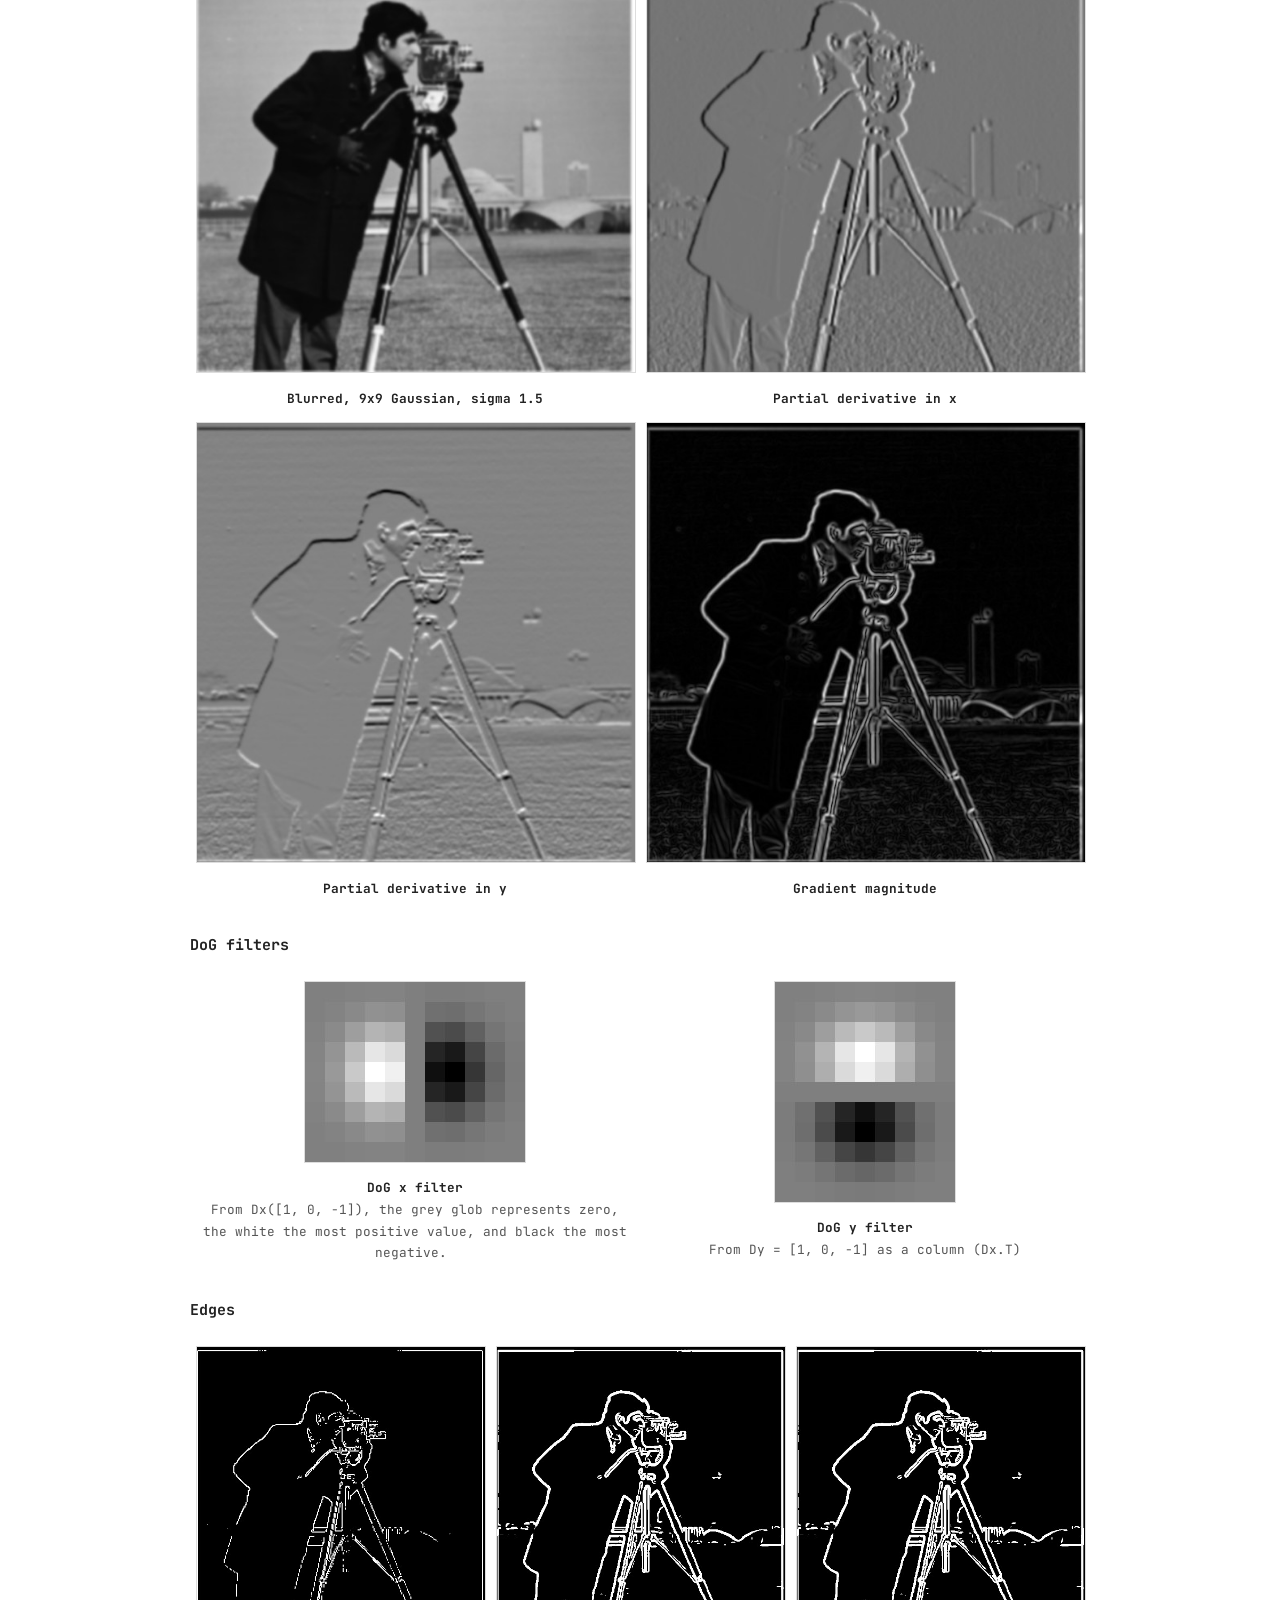
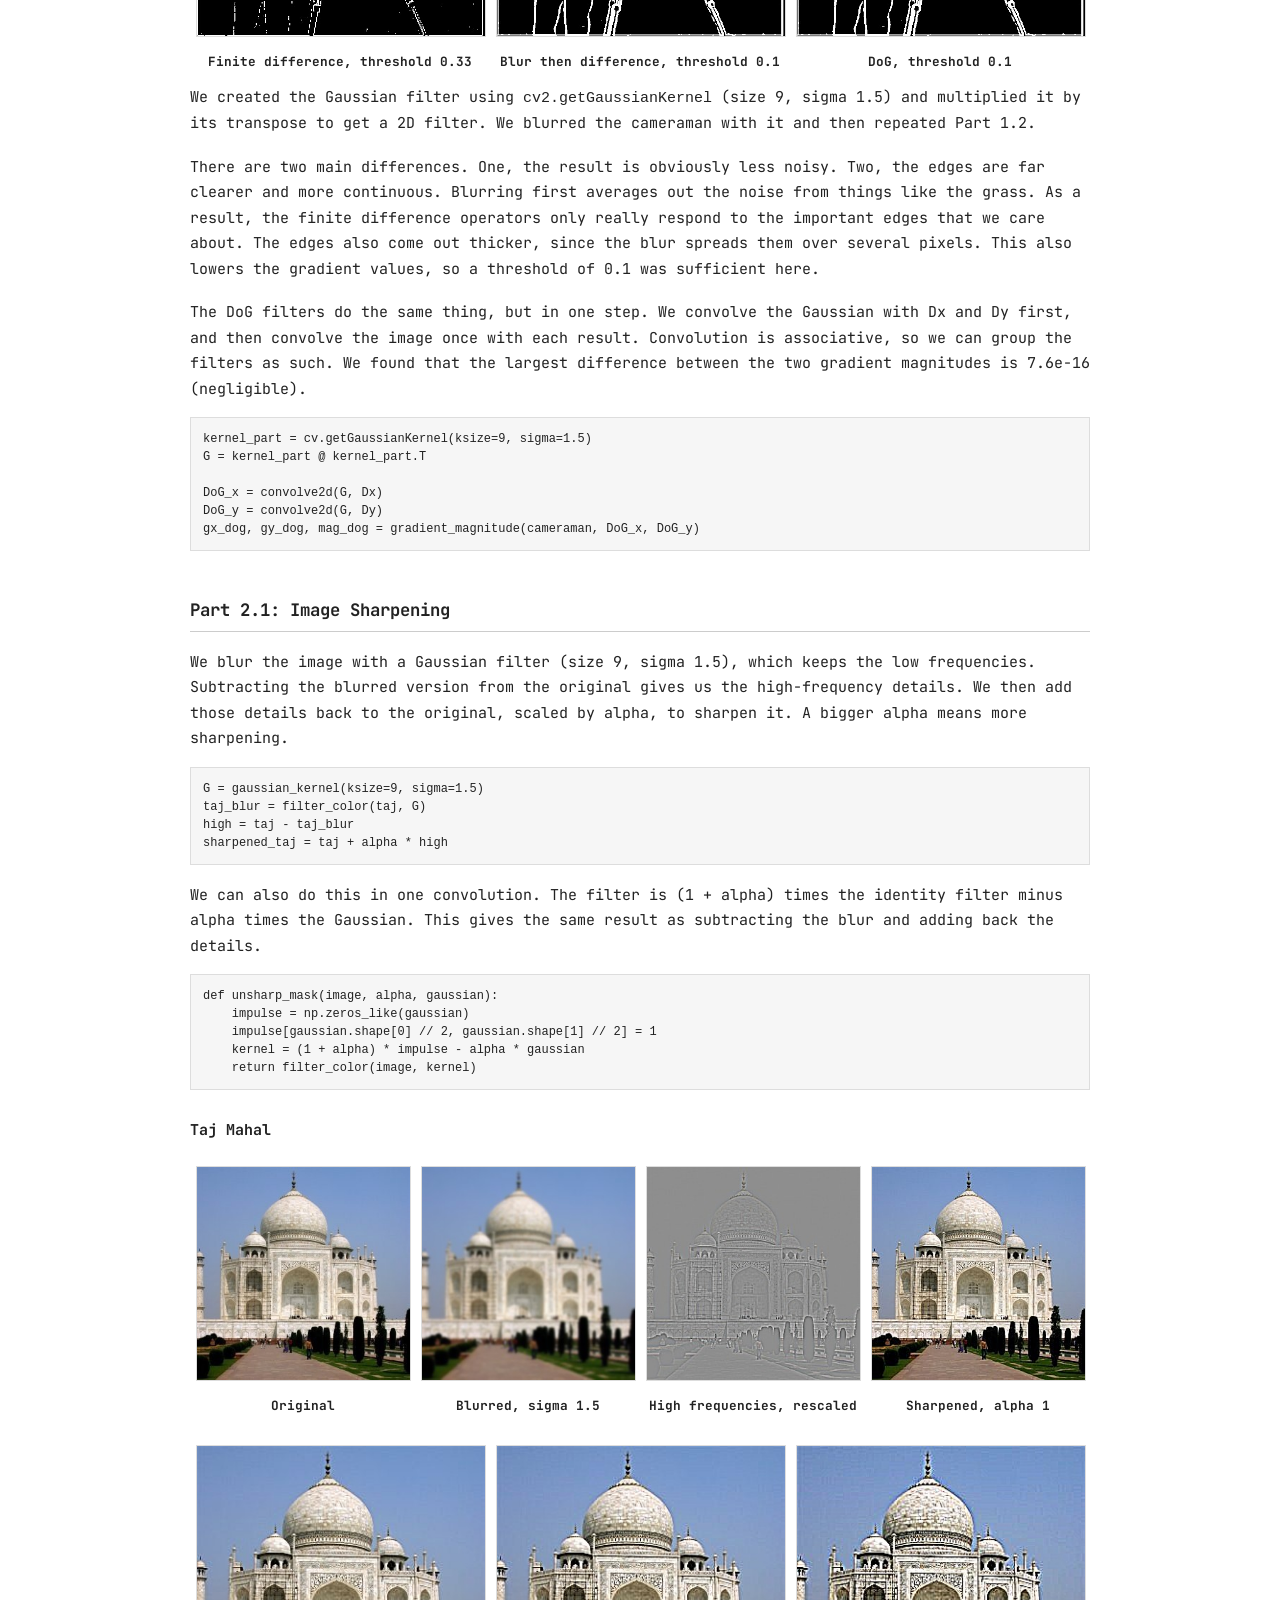
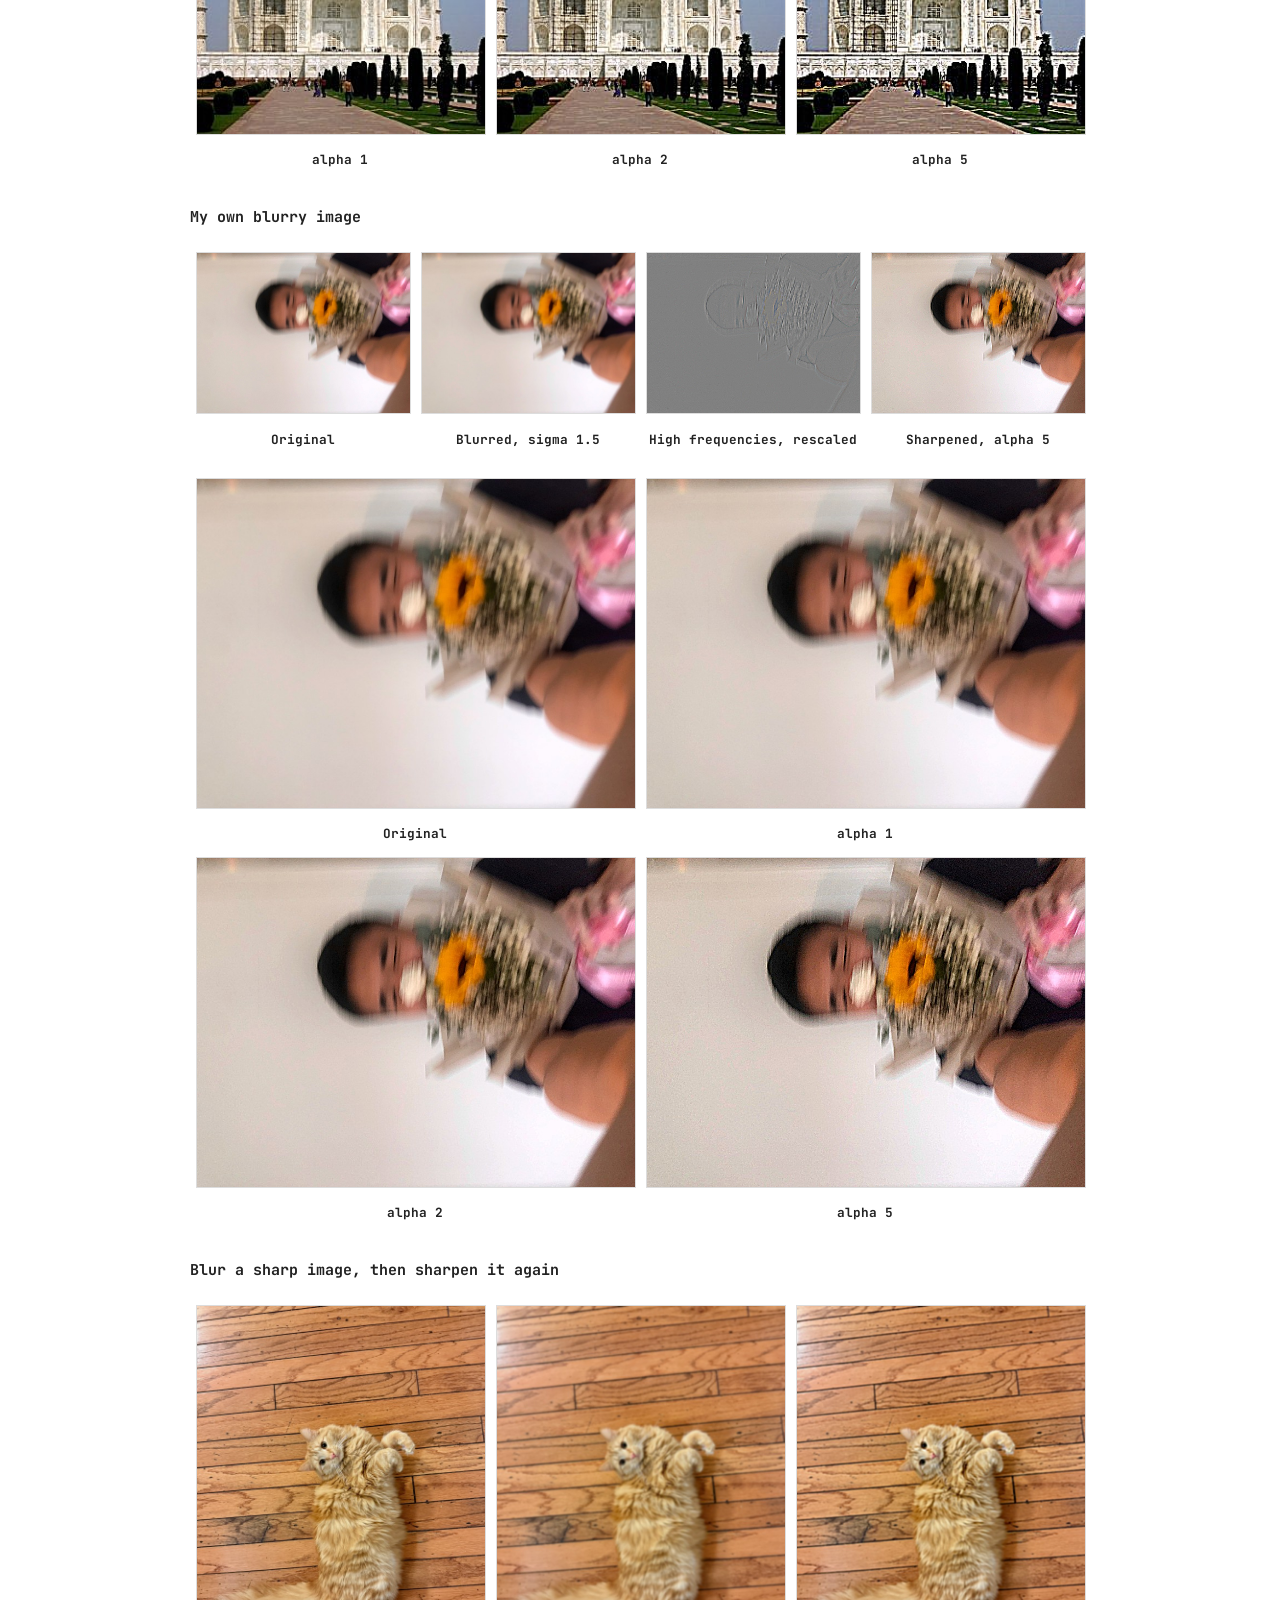
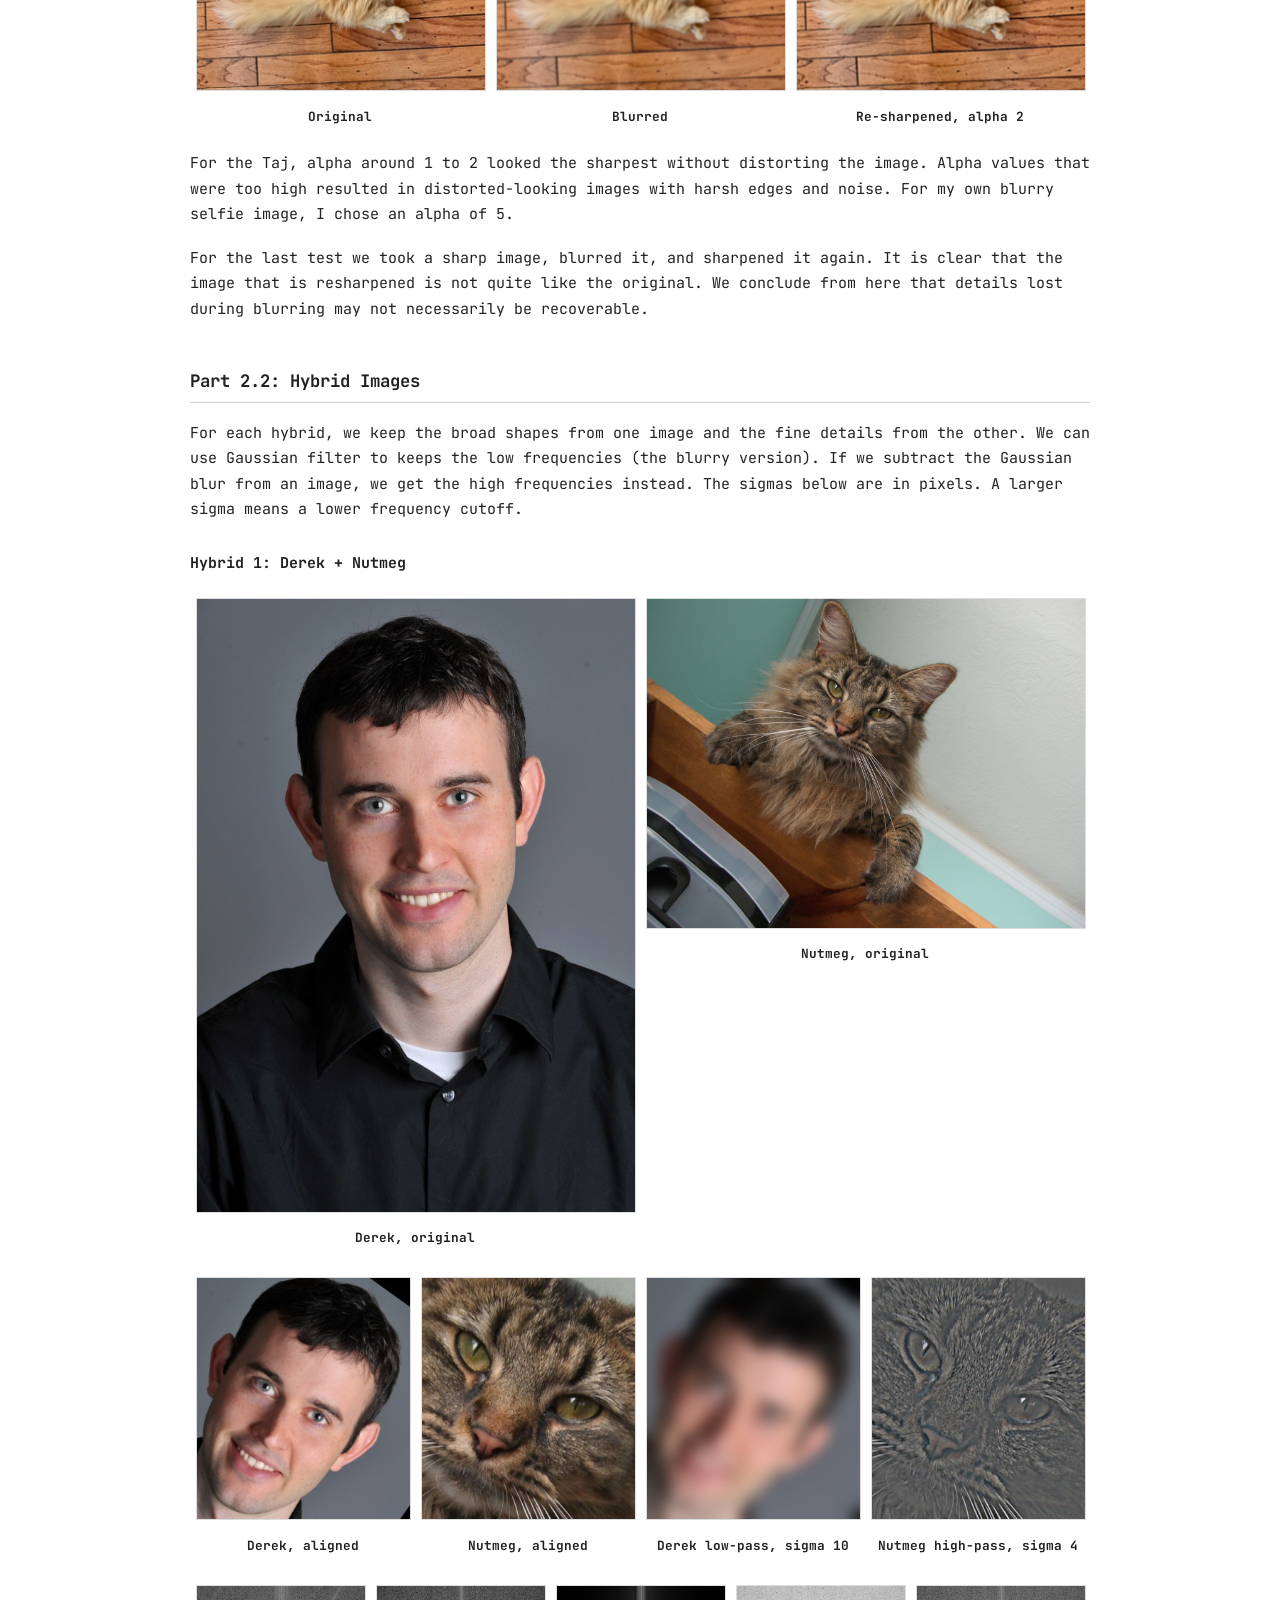
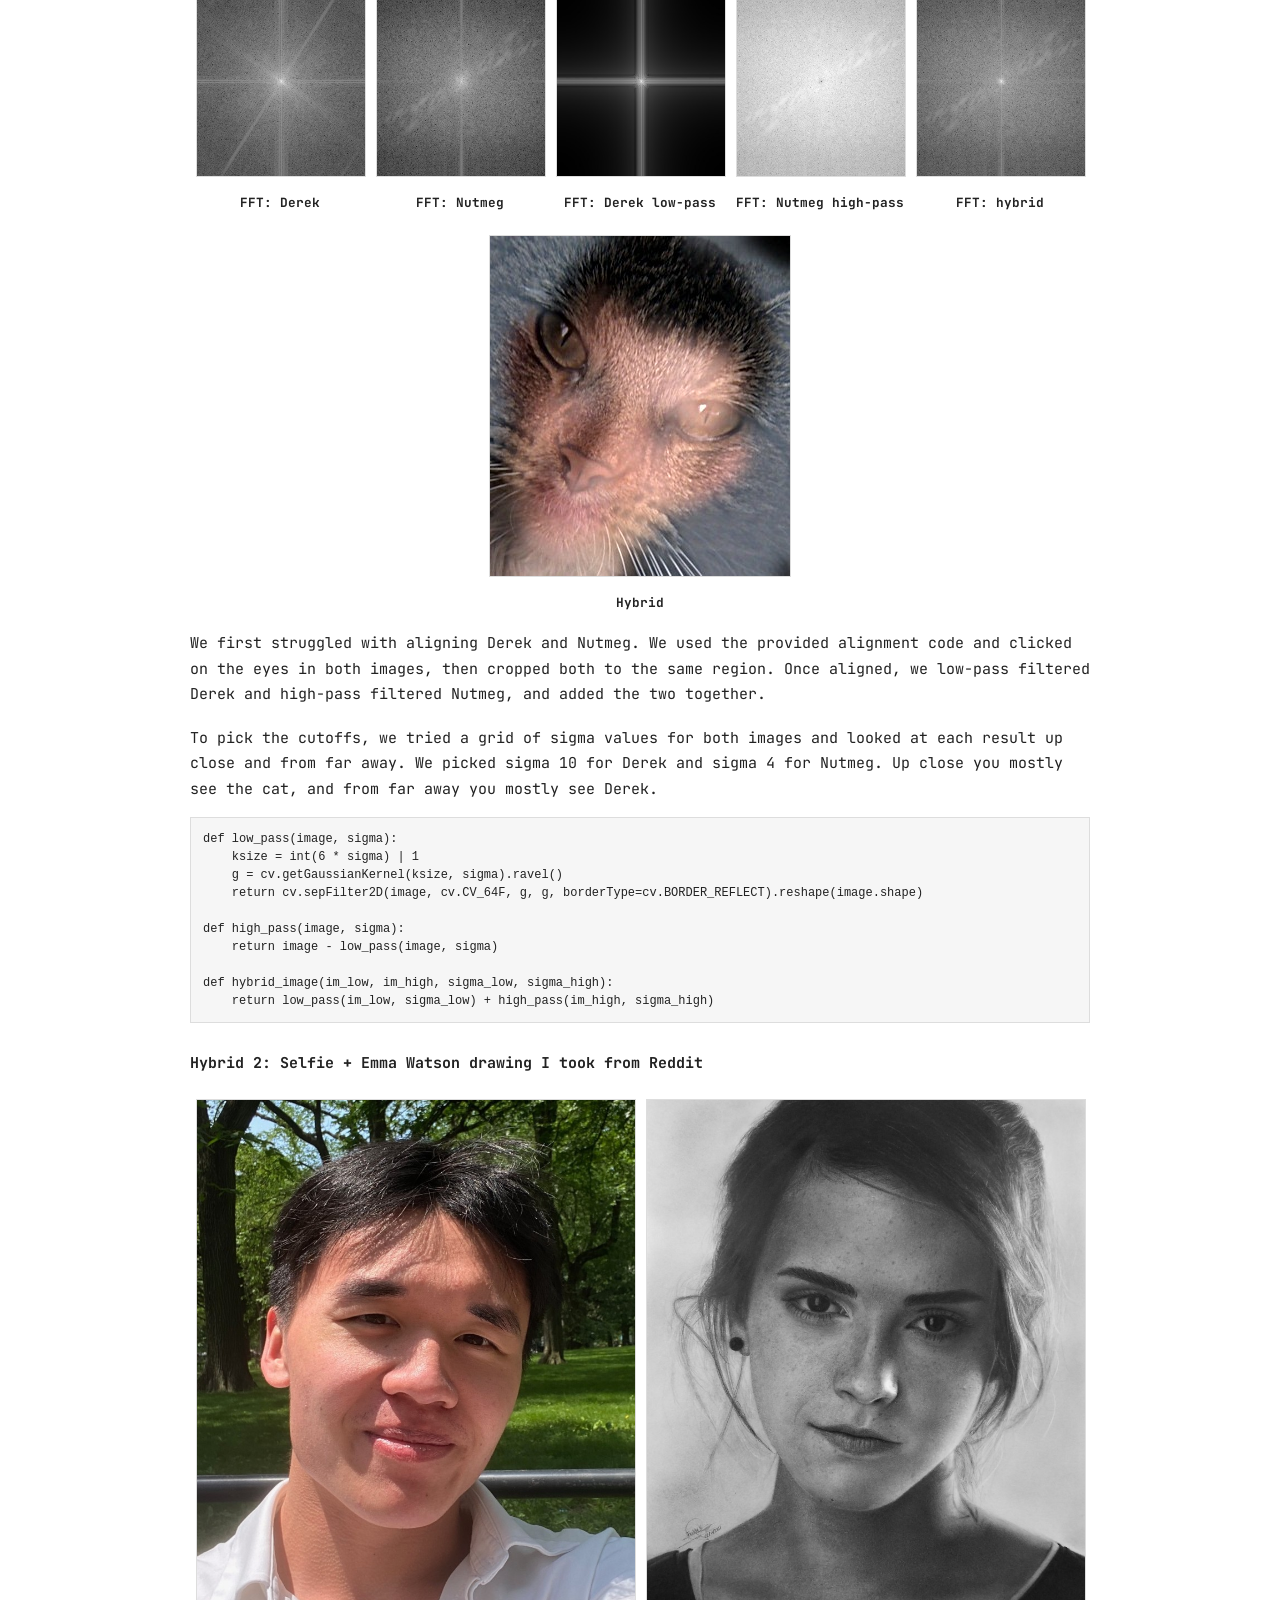
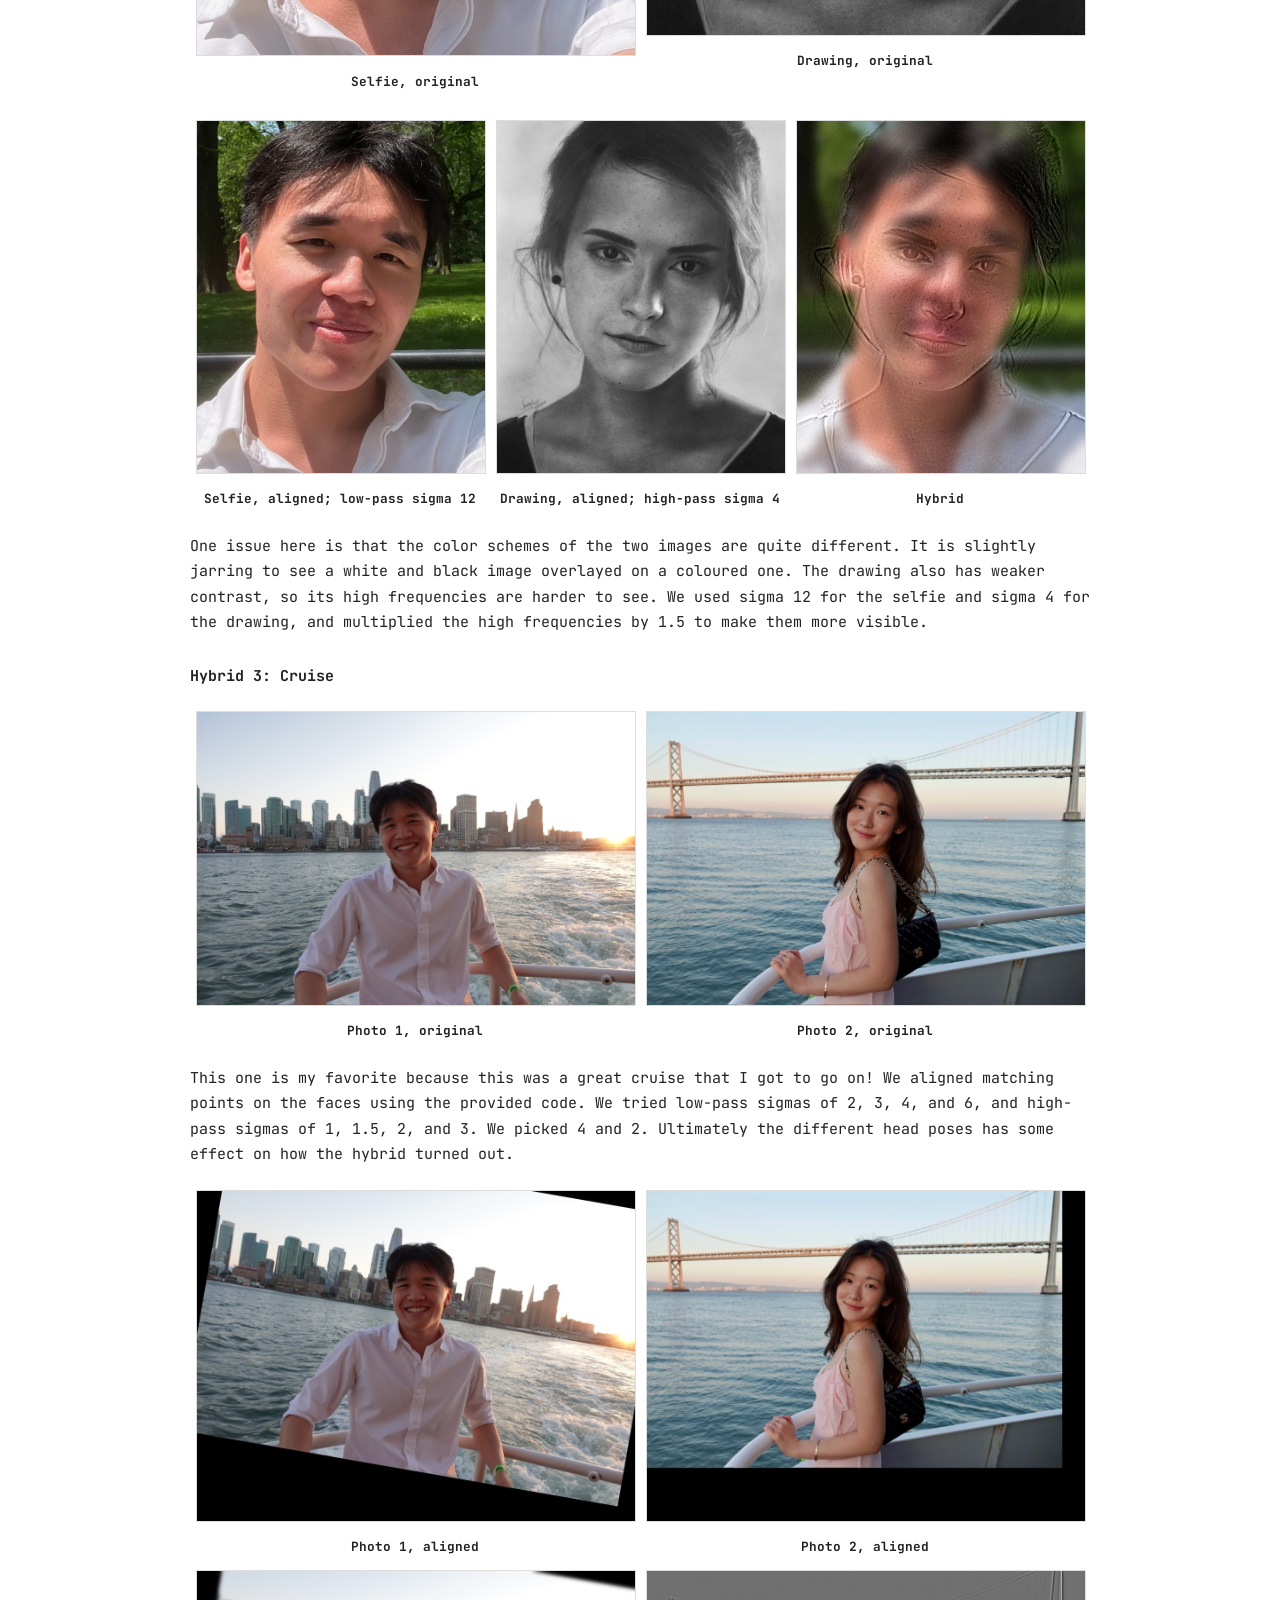
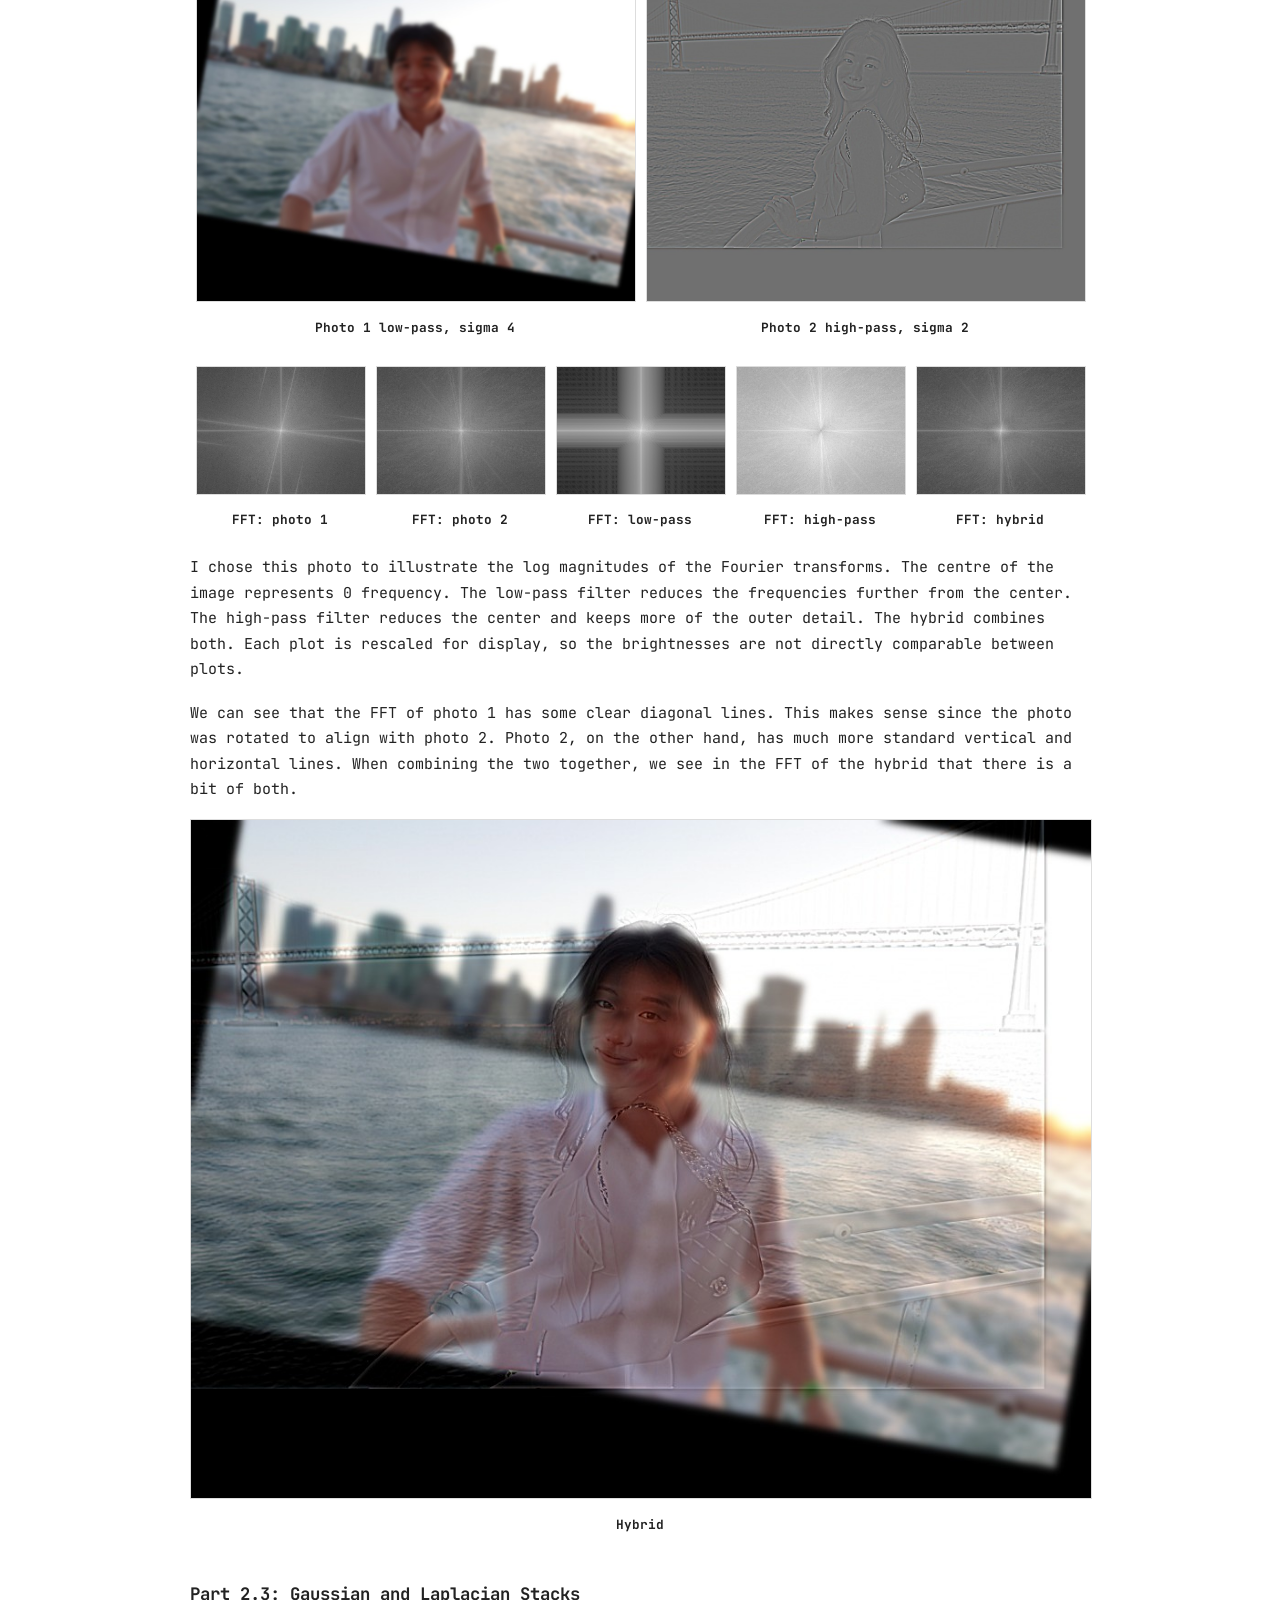
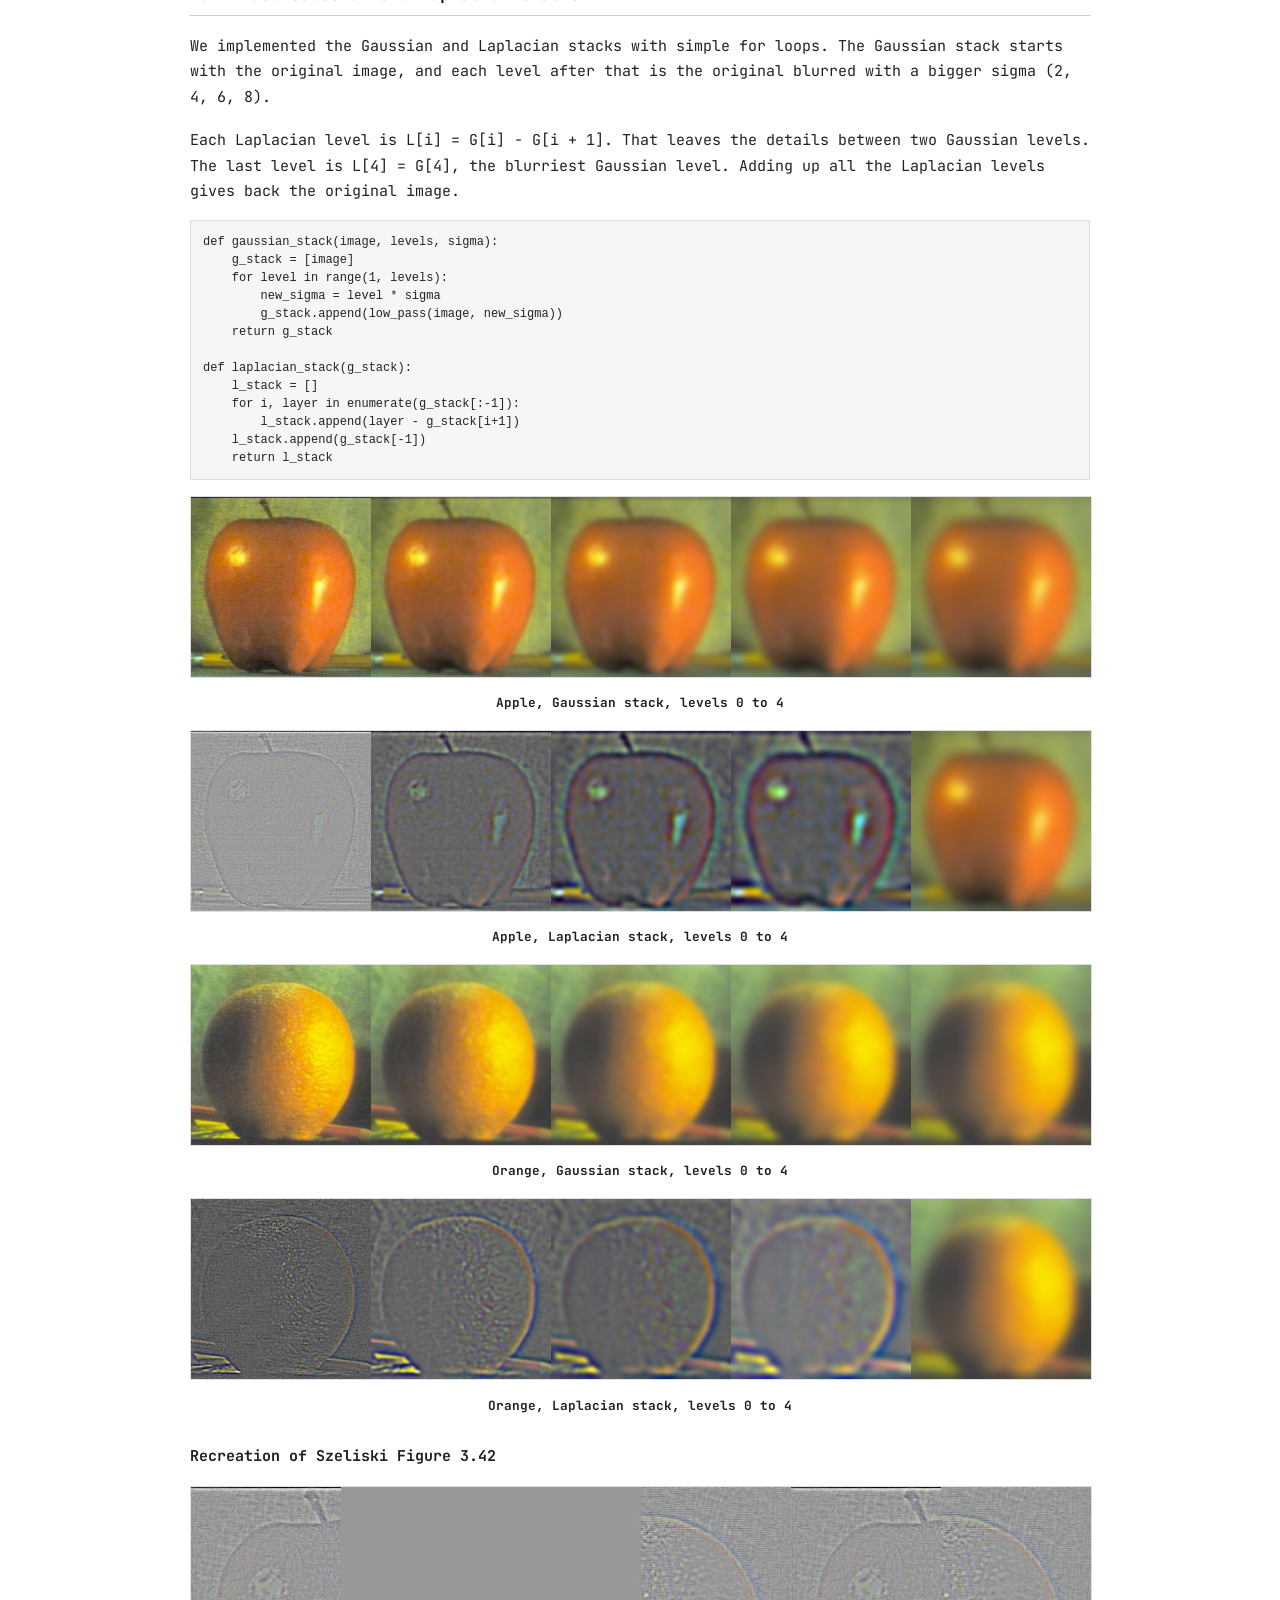
<file: proj2/index.html>
<!DOCTYPE html>
<html lang="en">
<head>
<meta charset="utf-8">
<meta name="viewport" content="width=device-width, initial-scale=1">
<title>CS180 Project 2: Fun with Filters and Frequencies</title>
<link rel="preconnect" href="https://fonts.googleapis.com">
<link rel="preconnect" href="https://fonts.gstatic.com" crossorigin>
<link href="https://fonts.googleapis.com/css2?family=JetBrains+Mono:wght@400;700&display=swap" rel="stylesheet">
<style>
  body {
    font-family: "JetBrains Mono", ui-monospace, Menlo, Consolas, monospace;
    font-size: 15px;
    max-width: 900px;
    margin: 0 auto;
    padding: 30px 20px 60px 20px;
    line-height: 1.7;
    color: #222;
    background: #fff;
  }
  h1 { font-size: 1.5em; margin-bottom: 4px; }
  h2 { font-size: 1.15em; border-bottom: 1px solid #ccc; padding-bottom: 6px; margin-top: 44px; }
  h3 { font-size: 1em; margin-top: 28px; }
  .byline { color: #666; margin-top: 0; }
  table.row { width: 100%; border-collapse: collapse; margin-top: 16px; table-layout: fixed; }
  table.row td { vertical-align: top; padding: 6px; text-align: center; }
  img { max-width: 100%; height: auto; border: 1px solid #ddd; }
  .caption { font-size: 0.85em; color: #555; margin-top: 6px; }
  .caption b { color: #222; }
  .wide { text-align: center; margin-top: 16px; }
  .reflection { margin-top: 18px; }
  pre { background: #f6f6f6; border: 1px solid #ddd; padding: 12px; overflow-x: auto; font-size: 0.8em; line-height: 1.5; }
  pre code { font-family: inherit; }
  @media (max-width: 600px) {
    body { font-size: 13px; padding: 20px 14px; }
    table.row:not(.timings), table.row:not(.timings) tbody { display: block; }
    table.row:not(.timings) tr { display: flex; flex-wrap: wrap; }
    table.row:not(.timings) td { box-sizing: border-box; width: 50%; }
    table.timings { font-size: 11px; }
  }
  @media print {
    body { max-width: none; padding: 0; font-size: 12px; line-height: 1.55; }
    h2 { margin-top: 24px; }
    h1, h2, h3 { break-after: avoid; }
    table.row tr, .wide, pre { break-inside: avoid; }
    table.row img { max-height: 65mm; width: auto; }
    .wide img { max-height: 185mm; width: auto; }
    pre { white-space: pre-wrap; overflow-wrap: anywhere; font-size: 9px; }
    .caption { font-size: 8px; }
  }
</style>
</head>
<body>

<h1>Project 2: Fun with Filters and Frequencies</h1>
<p class="byline">Alexander Tsai</p>

<h2>Part 1.1: Convolutions from Scratch</h2>

<p class="reflection">
We implemented two versions of convolution using only numpy. The first uses four for loops: two over the image pixels and two over the filter. The second uses two for loops: for each pixel we take the patch of the image under the filter, multiply it by the filter, and sum.
</p>
<p class="reflection">
Both versions flip the filter first and pad the image with zeros. We elected to use same instead of "full" for padding since that was just generally easier. The box filter is a 9x9 array of ones divided by 81.</p>

<pre><code>def pad(image, pad_h, pad_w):
    h, w = image.shape
    new_h = h + 2 * pad_h
    new_w = w + 2 * pad_w
    padded = np.zeros((new_h, new_w))
    padded[pad_h : pad_h + h, pad_w : pad_w + w] = image
    return padded

def convolve_4loop(image, filter):
    filter = np.flip(filter)  # Ensure the filter is flipped.
    pad_h, pad_w = filter.shape[0] // 2, filter.shape[1] // 2
    padded_image = pad(image, pad_h, pad_w)
    output = np.zeros(image.shape)
    for row_idx in range(image.shape[0]):
        for column_idx in range(image.shape[1]):
            for f_h_idx in range(filter.shape[0]):
                for f_w_idx in range(filter.shape[1]):
                    output[row_idx, column_idx] += filter[f_h_idx, f_w_idx] * padded_image[row_idx + f_h_idx, column_idx + f_w_idx]
    return output # this line took a long time to think about

def convolve_2loop(image, filter):
    filter = np.flip(filter)  
    pad_h, pad_w = filter.shape[0] // 2, filter.shape[1] // 2
    padded_image = pad(image, pad_h, pad_w)
    output = np.zeros(image.shape)
    for row_idx in range(image.shape[0]):
        for column_idx in range(image.shape[1]):
            mini_instance = padded_image[row_idx:(row_idx + filter.shape[0]), column_idx:(column_idx + filter.shape[1])]
            output[row_idx, column_idx] = np.sum(mini_instance * filter)
    return output</code></pre>

<table class="row timings">
  <tr>
    <td><b>Method</b></td>
    <td><b>Runtime (9x9 box, 500x375 image)</b></td>
    <td><b>Max difference from scipy</b></td>
  </tr>
  <tr><td>Four loops</td><td>2.317 s</td><td>1.0e-15</td></tr>
  <tr><td>Two loops</td><td>0.196 s</td><td>6.7e-16</td></tr>
  <tr><td>scipy.signal.convolve2d</td><td>0.0103 s</td><td>-</td></tr>
</table>

<p class="reflection">We calculate that there is basically no difference from the SciPy output. However, SciPy is much faster. The two-loop version is about 12 times faster than the four-loop version, and SciPy is about 19 times faster than the two-loop version.
</p>
<p class="reflection">
For the boundary, we fill with zeros, which is also what <code>scipy.signal.convolve2d</code> does by default with <code>mode="same"</code>. That is why the two outputs match. One side effect is that the box filter result gets a little darker right at the border, since it averages in the zeros.
</p>

<table class="row">
  <tr>
    <td><img src="images/p11_me.jpg" alt="Grayscale self-portrait"><div class="caption"><b>Original</b></div></td>
    <td><img src="images/p11_box.jpg" alt="Self-portrait after 9x9 box filter"><div class="caption"><b>9x9 box filter</b></div></td>
    <td><img src="images/p11_dx.jpg" alt="Self-portrait convolved with Dx"><div class="caption"><b>Dx</b></div></td>
    <td><img src="images/p11_dy.jpg" alt="Self-portrait convolved with Dy"><div class="caption"><b>Dy</b></div></td>
  </tr>
</table>

<h2>Part 1.2: Finite Difference Operator</h2>

<pre><code>Dx = np.array([[1, 0, -1]])
Dy = Dx.T
box = np.ones((9, 9)) / 81</code></pre>

<table class="row">
  <tr>
    <td><img src="images/p12_dx.jpg" alt="Cameraman partial derivative in x"><div class="caption"><b>Partial derivative in x</b></div></td>
    <td><img src="images/p12_dy.jpg" alt="Cameraman partial derivative in y"><div class="caption"><b>Partial derivative in y</b></div></td>
  </tr>
  <tr>
    <td><img src="images/p12_mag.jpg" alt="Cameraman gradient magnitude"><div class="caption"><b>Gradient magnitude</b></div></td>
    <td><img src="images/p12_edges.jpg" alt="Cameraman binarized edges"><div class="caption"><b>Binarized, threshold 0.33</b></div></td>
  </tr>
</table>

<p class="reflection">
We convolved the cameraman with Dx and Dy to get the partial derivatives in x and y. The gradient magnitude at each pixel is seen as np.sqrt(dx**2+dy**2). It is large wherever there is a sudden change brightness - implying the existence of an edge.
</p>
<p class="reflection">
We tried thresholds from 0.1 to 0.33 and ultimately decided on 0.33. This was where we deemed most of the grass noise to disappear while still maintaining the outline of the person and the camera. Lower thresholds keep more of the edges but also show too much noise.
</p>

<h2>Part 1.3: Derivative of Gaussian (DoG) Filter</h2>

<table class="row">
  <tr>
    <td><img src="images/p13_blur.jpg" alt="Cameraman blurred with a Gaussian"><div class="caption"><b>Blurred, 9x9 Gaussian, sigma 1.5</b></div></td>
    <td><img src="images/p13_blur_dx.jpg" alt="Blurred cameraman partial derivative in x"><div class="caption"><b>Partial derivative in x</b></div></td>
  </tr>
  <tr>
    <td><img src="images/p13_blur_dy.jpg" alt="Blurred cameraman partial derivative in y"><div class="caption"><b>Partial derivative in y</b></div></td>
    <td><img src="images/p13_blur_mag.jpg" alt="Blurred cameraman gradient magnitude"><div class="caption"><b>Gradient magnitude</b></div></td>
  </tr>
</table>

<h3>DoG filters</h3>

<table class="row">
  <tr>
    <td><img src="images/p13_dog_x.jpg" alt="DoG x filter"><div class="caption"><b>DoG x filter</b><br>From Dx([1, 0, -1]), the grey glob represents zero, the white the most positive value, and black the most negative.&nbsp;</div></td>
    <td><img src="images/p13_dog_y.jpg" alt="DoG y filter"><div class="caption"><b>DoG y filter</b><br>From Dy = [1, 0, -1] as a column (Dx.T)</div></td>
  </tr>
</table>

<h3>Edges</h3>

<table class="row">
  <tr>
    <td><img src="images/p12_edges.jpg" alt="Edges from finite difference"><div class="caption"><b>Finite difference, threshold 0.33</b></div></td>
    <td><img src="images/p13_blur_edges.jpg" alt="Edges from blur then finite difference"><div class="caption"><b>Blur then difference, threshold 0.1</b></div></td>
    <td><img src="images/p13_dog_edges.jpg" alt="Edges from DoG filters"><div class="caption"><b>DoG, threshold 0.1</b></div></td>
  </tr>
</table>

<p class="caption"><span style="color: rgb(34, 34, 34); font-size: 15px;">We created the Gaussian filter using </span><code style="color: rgb(34, 34, 34); font-size: 15px;">cv2.getGaussianKernel</code><span style="color: rgb(34, 34, 34); font-size: 15px;"> (size 9, sigma 1.5) and multiplied it by its transpose to get a 2D filter. We blurred the cameraman with it and then repeated Part 1.2.</span></p>
<p class="reflection">
There are two main differences. One, the result is obviously less noisy. Two, the edges are far clearer and more continuous. Blurring first averages out the noise from things like the grass. As a result, the finite difference operators only really respond to the important edges that we care about. The edges also come out thicker, since the blur spreads them over several pixels. This also lowers the gradient values, so a threshold of 0.1 was sufficient here.</p>
<p class="reflection">
The DoG filters do the same thing, but in one step. We convolve the Gaussian with Dx and Dy first, and then convolve the image once with each result. Convolution is associative, so we can group the filters as such. We found that the largest difference between the two gradient magnitudes is 7.6e-16 (negligible).</p>
<pre><code>kernel_part = cv.getGaussianKernel(ksize=9, sigma=1.5)
G = kernel_part @ kernel_part.T

DoG_x = convolve2d(G, Dx)
DoG_y = convolve2d(G, Dy)
gx_dog, gy_dog, mag_dog = gradient_magnitude(cameraman, DoG_x, DoG_y)</code></pre>

<h2>Part 2.1: Image Sharpening</h2>

<p class="reflection">
We blur the image with a Gaussian filter (size 9, sigma 1.5), which keeps the low frequencies. Subtracting the blurred version from the original gives us the high-frequency details. We then add those details back to the original, scaled by alpha, to sharpen it. A bigger alpha means more sharpening.
</p>
<pre><code>G = gaussian_kernel(ksize=9, sigma=1.5)
taj_blur = filter_color(taj, G)
high = taj - taj_blur
sharpened_taj = taj + alpha * high</code></pre>

<p class="reflection">
We can also do this in one convolution. The filter is (1 + alpha) times the identity filter minus alpha times the Gaussian. This gives the same result as subtracting the blur and adding back the details.
</p>
<pre><code>def unsharp_mask(image, alpha, gaussian):
    impulse = np.zeros_like(gaussian)
    impulse[gaussian.shape[0] // 2, gaussian.shape[1] // 2] = 1
    kernel = (1 + alpha) * impulse - alpha * gaussian
    return filter_color(image, kernel)</code></pre>

<h3>Taj Mahal</h3>

<table class="row">
  <tr>
    <td><img src="images/p21_taj.jpg" alt="Taj Mahal original"><div class="caption"><b>Original</b></div></td>
    <td><img src="images/p21_taj_blur.jpg" alt="Taj Mahal blurred"><div class="caption"><b>Blurred, sigma 1.5</b></div></td>
    <td><img src="images/p21_taj_high.jpg" alt="Taj Mahal high frequencies"><div class="caption"><b>High frequencies, rescaled</b></div></td>
    <td><img src="images/p21_taj_sharp.jpg" alt="Taj Mahal sharpened"><div class="caption"><b>Sharpened, alpha 1</b></div></td>
  </tr>
</table>

<table class="row">
  <tr>
    <td><img src="images/p21_taj_a1.jpg" alt="Taj Mahal alpha 1"><div class="caption"><b>alpha 1</b></div></td>
    <td><img src="images/p21_taj_a2.jpg" alt="Taj Mahal alpha 2"><div class="caption"><b>alpha 2</b></div></td>
    <td><img src="images/p21_taj_a5.jpg" alt="Taj Mahal alpha 5"><div class="caption"><b>alpha 5</b></div></td>
  </tr>
</table>

<h3>My own blurry image</h3>

<table class="row">
  <tr>
    <td><img src="images/p21_blurry.jpg" alt="Blurry photo original"><div class="caption"><b>Original</b></div></td>
    <td><img src="images/p21_blurry_blur.jpg" alt="Blurry photo after Gaussian filtering"><div class="caption"><b>Blurred, sigma 1.5</b></div></td>
    <td><img src="images/p21_blurry_high.jpg" alt="High frequencies of the blurry photo"><div class="caption"><b>High frequencies, rescaled</b></div></td>
    <td><img src="images/p21_blurry_a5.jpg" alt="Blurry photo sharpened with alpha 5"><div class="caption"><b>Sharpened, alpha 5</b></div></td>
  </tr>
</table>

<table class="row">
  <tr>
    <td><img src="images/p21_blurry.jpg" alt="Blurry image original"><div class="caption"><b>Original</b></div></td>
    <td><img src="images/p21_blurry_a1.jpg" alt="Blurry image alpha 1"><div class="caption"><b>alpha 1</b></div></td>
  </tr>
  <tr>
    <td><img src="images/p21_blurry_a2.jpg" alt="Blurry image alpha 2"><div class="caption"><b>alpha 2</b></div></td>
    <td><img src="images/p21_blurry_a5.jpg" alt="Blurry image alpha 5"><div class="caption"><b>alpha 5</b></div></td>
  </tr>
</table>

<h3>Blur a sharp image, then sharpen it again</h3>

<table class="row">
  <tr>
    <td><img src="images/p21_resharpen_orig.jpg" alt="Sharp original"><div class="caption"><b>Original</b></div></td>
    <td><img src="images/p21_resharpen_blur.jpg" alt="Blurred version"><div class="caption"><b>Blurred</b></div></td>
    <td><img src="images/p21_resharpen_sharp.jpg" alt="Re-sharpened version"><div class="caption"><b>Re-sharpened, alpha 2</b></div></td>
  </tr>
</table>

<p class="reflection">
For the Taj, alpha around 1 to 2 looked the sharpest without distorting the image. Alpha values that were too high resulted in distorted-looking images with harsh edges and noise. For my own blurry selfie image, I chose an alpha of 5.
</p>
<p class="reflection">
For the last test we took a sharp image, blurred it, and sharpened it again.&nbsp;It is clear that the image that is resharpened is not quite like the original. We conclude from here that details lost during blurring may not necessarily be recoverable.&nbsp;</p>

<h2>Part 2.2: Hybrid Images</h2>

<p class="reflection">
For each hybrid, we keep the broad shapes from one image and the fine details from the other. We can use Gaussian filter to keeps the low frequencies (the blurry version). If we subtract the Gaussian blur from an image, we get the high frequencies instead. The sigmas below are in pixels. A larger sigma means a lower frequency cutoff.
</p>

<h3>Hybrid 1: Derek + Nutmeg</h3>

<table class="row">
  <tr>
    <td><img src="images/p22_derek_original.jpg" alt="Derek before alignment"><div class="caption"><b>Derek, original</b></div></td>
    <td><img src="images/p22_nutmeg_original.jpg" alt="Nutmeg before alignment"><div class="caption"><b>Nutmeg, original</b></div></td>
  </tr>
</table>

<table class="row">
  <tr>
    <td><img src="images/p22_derek_aligned.jpg" alt="Derek aligned"><div class="caption"><b>Derek, aligned</b></div></td>
    <td><img src="images/p22_nutmeg_aligned.jpg" alt="Nutmeg aligned"><div class="caption"><b>Nutmeg, aligned</b></div></td>
    <td><img src="images/p22_derek_low.jpg" alt="Derek low-pass"><div class="caption"><b>Derek low-pass, sigma 10</b></div></td>
    <td><img src="images/p22_nutmeg_high.jpg" alt="Nutmeg high-pass"><div class="caption"><b>Nutmeg high-pass, sigma 4</b></div></td>
  </tr>
</table>

<table class="row">
  <tr>
    <td><img src="images/p22_fft_derek.jpg" alt="FFT of Derek"><div class="caption"><b>FFT: Derek</b></div></td>
    <td><img src="images/p22_fft_nutmeg.jpg" alt="FFT of Nutmeg"><div class="caption"><b>FFT: Nutmeg</b></div></td>
    <td><img src="images/p22_fft_derek_low.jpg" alt="FFT of Derek low-pass"><div class="caption"><b>FFT: Derek low-pass</b></div></td>
    <td><img src="images/p22_fft_nutmeg_high.jpg" alt="FFT of Nutmeg high-pass"><div class="caption"><b>FFT: Nutmeg high-pass</b></div></td>
    <td><img src="images/p22_fft_hybrid.jpg" alt="FFT of hybrid"><div class="caption"><b>FFT: hybrid</b></div></td>
  </tr>
</table>

<div class="wide">
  <img src="images/p22_hybrid_derek_nutmeg.jpg" alt="Derek and Nutmeg hybrid image">
  <div class="caption"><b>Hybrid</b></div>
</div>

<p class="reflection">
We first struggled with aligning Derek and Nutmeg. We used the provided alignment code and clicked on the eyes in both images, then cropped both to the same region. Once aligned, we low-pass filtered Derek and high-pass filtered Nutmeg, and added the two together.
</p>
<p class="reflection">
To pick the cutoffs, we tried a grid of sigma values for both images and looked at each result up close and from far away. We picked sigma 10 for Derek and sigma 4 for Nutmeg. Up close you mostly see the cat, and from far away you mostly see Derek.
</p>
<pre><code>def low_pass(image, sigma):
    ksize = int(6 * sigma) | 1
    g = cv.getGaussianKernel(ksize, sigma).ravel()
    return cv.sepFilter2D(image, cv.CV_64F, g, g, borderType=cv.BORDER_REFLECT).reshape(image.shape)

def high_pass(image, sigma):
    return image - low_pass(image, sigma)

def hybrid_image(im_low, im_high, sigma_low, sigma_high):
    return low_pass(im_low, sigma_low) + high_pass(im_high, sigma_high)</code></pre>

<h3>Hybrid 2: Selfie + Emma Watson drawing I took from Reddit</h3>

<table class="row">
  <tr>
    <td><img src="images/p22_hybrid2_low_original.jpg" alt="Selfie before alignment"><div class="caption"><b>Selfie, original</b></div></td>
    <td><img src="images/p22_hybrid2_high_original.jpg" alt="Emma Watson drawing before alignment"><div class="caption"><b>Drawing, original</b></div></td>
  </tr>
</table>

<table class="row">
  <tr>
    <td><img src="images/p22_hybrid2_low_aligned.jpg" alt="Hybrid 2 low-frequency input"><div class="caption"><b>Selfie, aligned; low-pass sigma 12</b></div></td>
    <td><img src="images/p22_hybrid2_high_aligned.jpg" alt="Hybrid 2 high-frequency input"><div class="caption"><b>Drawing, aligned; high-pass sigma 4</b></div></td>
    <td><img src="images/p22_hybrid2.jpg" alt="Hybrid 2 result"><div class="caption"><b>Hybrid</b></div></td>
  </tr>
</table>

<p class="reflection">
One issue here is that the color schemes of the two images are quite different. It is slightly jarring to see a white and black image overlayed on a coloured one. The drawing also has weaker contrast, so its high frequencies are harder to see. We used sigma 12 for the selfie and sigma 4 for the drawing, and multiplied the high frequencies by 1.5 to make them more visible.
</p>

<h3>Hybrid 3: Cruise</h3>

<table class="row">
  <tr>
    <td><img src="images/p22_hybrid3_low_original.jpg" alt="First cruise photo before alignment"><div class="caption"><b>Photo 1, original</b></div></td>
    <td><img src="images/p22_hybrid3_high_original.jpg" alt="Second cruise photo before alignment"><div class="caption"><b>Photo 2, original</b></div></td>
  </tr>
</table>

<p class="reflection">
This one is my favorite because this was a great cruise that I got to go on! We aligned matching points on the faces using the provided code. We tried low-pass sigmas of 2, 3, 4, and 6, and high-pass sigmas of 1, 1.5, 2, and 3. We picked 4 and 2. Ultimately the different head poses has some effect on how the hybrid turned out.</p>

<table class="row">
  <tr>
    <td><img src="images/p22_hybrid3_low_aligned.jpg" alt="Cruise photo 1 aligned"><div class="caption"><b>Photo 1, aligned</b></div></td>
    <td><img src="images/p22_hybrid3_high_aligned.jpg" alt="Cruise photo 2 aligned"><div class="caption"><b>Photo 2, aligned</b></div></td>
  </tr>
  <tr>
    <td><img src="images/p22_h3_low.jpg" alt="Cruise photo 1 low-pass"><div class="caption"><b>Photo 1 low-pass, sigma 4</b></div></td>
    <td><img src="images/p22_h3_high.jpg" alt="Cruise photo 2 high-pass"><div class="caption"><b>Photo 2 high-pass, sigma 2</b></div></td>
  </tr>
</table>

<table class="row">
  <tr>
    <td><img src="images/p22_fft_h3_a.jpg" alt="FFT of photo 1"><div class="caption"><b>FFT: photo 1</b></div></td>
    <td><img src="images/p22_fft_h3_b.jpg" alt="FFT of photo 2"><div class="caption"><b>FFT: photo 2</b></div></td>
    <td><img src="images/p22_fft_h3_low.jpg" alt="FFT of photo 1 low-pass"><div class="caption"><b>FFT: low-pass</b></div></td>
    <td><img src="images/p22_fft_h3_high.jpg" alt="FFT of photo 2 high-pass"><div class="caption"><b>FFT: high-pass</b></div></td>
    <td><img src="images/p22_fft_h3_hybrid.jpg" alt="FFT of hybrid"><div class="caption"><b>FFT: hybrid</b></div></td>
  </tr>
</table>

<p class="reflection">I chose this photo to illustrate the log magnitudes of the Fourier transforms. The centre of the image represents 0 frequency. The low-pass filter reduces the frequencies further from the center. The high-pass filter reduces the center and keeps more of the outer detail. The hybrid combines both. Each plot is rescaled for display, so the brightnesses are not directly comparable between plots.
</p>
<p class="reflection">We can see that the FFT of photo 1 has some clear diagonal lines. This makes sense since the photo was rotated to align with photo 2. Photo 2, on the other hand, has much more standard vertical and horizontal lines. When combining the two together, we see in the FFT of the hybrid that there is a bit of both.&nbsp;</p>

<div class="wide">
  <img src="images/p22_hybrid3.jpg" alt="Cruise hybrid image">
  <div class="caption"><b>Hybrid</b></div>
</div>

<h2>Part 2.3: Gaussian and Laplacian Stacks</h2>

<p class="reflection">
We implemented the Gaussian and Laplacian stacks with simple for loops. The Gaussian stack starts with the original image, and each level after that is the original blurred with a bigger sigma (2, 4, 6, 8).
</p>
<p class="reflection">
Each Laplacian level is L[i] = G[i] - G[i + 1]. That leaves the details between two Gaussian levels. The last level is L[4] = G[4], the blurriest Gaussian level. Adding up all the Laplacian levels gives back the original image.
</p>
<pre><code>def gaussian_stack(image, levels, sigma):
    g_stack = [image]
    for level in range(1, levels):
        new_sigma = level * sigma
        g_stack.append(low_pass(image, new_sigma))
    return g_stack

def laplacian_stack(g_stack):
    l_stack = []
    for i, layer in enumerate(g_stack[:-1]):
        l_stack.append(layer - g_stack[i+1])
    l_stack.append(g_stack[-1])
    return l_stack</code></pre>

<div class="wide">
  <img src="images/p23_apple_gaussian.jpg" alt="Apple Gaussian stack">
  <div class="caption"><b>Apple, Gaussian stack, levels 0 to 4</b></div>
</div>
<div class="wide">
  <img src="images/p23_apple_laplacian.jpg" alt="Apple Laplacian stack">
  <div class="caption"><b>Apple, Laplacian stack, levels 0 to 4</b></div>
</div>
<div class="wide">
  <img src="images/p23_orange_gaussian.jpg" alt="Orange Gaussian stack">
  <div class="caption"><b>Orange, Gaussian stack, levels 0 to 4</b></div>
</div>
<div class="wide">
  <img src="images/p23_orange_laplacian.jpg" alt="Orange Laplacian stack">
  <div class="caption"><b>Orange, Laplacian stack, levels 0 to 4</b></div>
</div>

<h3>Recreation of Szeliski Figure 3.42</h3>

<div class="wide">
  <img src="images/p23_fig342.jpg" alt="Recreation of Szeliski Figure 3.42 with the apple and orange">
  <div class="caption"><b>Columns: masked apple, masked orange, sum. Rows: Laplacian levels 0, 2, 4, oraple.</b></div>
</div>

<h2>Part 2.4: Multiresolution Blending</h2>

<p class="reflection">
If you just cut two images in half and stick them together, you get a hard line. If you fade between them over a wide area, the fine details of both images overlap. To fix this, we blend each level of detail separately. Fine details should switch over a narrow area, and the broad colors should fade over a wider area.
</p>
<p class="reflection">We build a Laplacian stack for each image and a Gaussian stack for the mask. The mask gets blurrier at each level, which makes the fade wider for the coarser levels as described above. At each level, we take (mask)(first image) + (1 - mask)(second image). Then we add up all the levels to get the final image.
</p>
<p class="reflection">
We tried mask sigmas from 1 to 8 and ended up choosing 8, as this most closely replicated the oraple in Figure 3.42. Smaller values still showed a slight line down the middle.
</p>
<pre><code>def blend(im_a, im_b, mask, levels, sigma, mask_sigma):
    l_a = laplacian_stack(gaussian_stack(im_a, levels, sigma))
    l_b = laplacian_stack(gaussian_stack(im_b, levels, sigma))
    g_mask = gaussian_stack(mask, levels, mask_sigma)
    l_blend = []
    for i in range(levels):
        l_blend.append(l_a[i] * g_mask[i] + l_b[i] * (1 - g_mask[i]))
    return np.sum(l_blend, axis = 0), l_a, l_b, g_mask</code></pre>

<h3>Oraple</h3>

<table class="row">
  <tr>
    <td><img src="images/p24_apple.jpg" alt="Apple"><div class="caption"><b>Apple</b></div></td>
    <td><img src="images/p24_orange.jpg" alt="Orange"><div class="caption"><b>Orange</b></div></td>
    <td><img src="images/p24_oraple.jpg" alt="Oraple"><div class="caption"><b>Oraple, mask sigma 8</b></div></td>
  </tr>
</table>

<h3>Custom blend 1: cow head on me (irregular mask)</h3>

<table class="row">
  <tr>
    <td><img src="images/p24_blend1_a.jpg" alt="Cow looking into the camera"><div class="caption"><b>Cow</b></div></td>
    <td><img src="images/p24_blend1_b.jpg" alt="Selfie in the same field"><div class="caption"><b>Me</b></div></td>
    <td><img src="images/p24_blend1_mask.jpg" alt="Clicked mask around the cow's head and ears"><div class="caption"><b>Head mask</b></div></td>
    <td><img src="images/p24_blend1.jpg" alt="Cow head blended onto my body"><div class="caption"><b>Blend</b></div></td>
  </tr>
</table>

<p class="reflection">
This is my favorite result. Both photos were taken from the same spot, so the background already lines up! This was, I believe at some hiking trial around San Jose.</p>
<p class="reflection">
To make the mask, I clicked an outline around the cow's head and ears with plt.ginput. Then cv.fillPoly fills in the outline. You can still slightly see my hair and other features of my face, which may have more been a result of my inability to make a better head mask.</p>
<pre><code>def click_polygon(image, out_path):
    h, w = image.shape[:2]
    plt.imshow(image)
    points = np.array(plt.ginput(n=-1, timeout=0))
    np.save(out_path, points / [w, h])

head = (np.load(DATA / "aligned" / "cow_head.npy") * [w, h]).astype(np.int32)
cow_mask = np.zeros([h, w], np.float32)
cv.fillPoly(cow_mask, [head], 1)</code></pre>
<p class="reflection">
It took a few tries honestly. At first my face showed right through the cow's forehead. I also had to make the outline bigger than the cow's head so it covers my ear.</p>
<p class="reflection">
I used 6 levels, an image sigma of 3, and a mask sigma of 4.</p>

<h3>Custom blend 2: red and purple sunsets (irregular mask)</h3>

<table class="row">
  <tr>
    <td><img src="images/p24_blend2_a.jpg" alt="Sunset with a red and orange sky"><div class="caption"><b>Red sky</b></div></td>
    <td><img src="images/p24_blend2_b.jpg" alt="Sunset with a purple sky, aligned to the red photo"><div class="caption"><b>Purple sky (aligned)</b></div></td>
    <td><img src="images/p24_blend2_mask.jpg" alt="Mask following the dark tree and palm silhouettes"><div class="caption"><b>Skyline mask</b></div></td>
    <td><img src="images/p24_blend2.jpg" alt="Blend with a purple upper sky and red glow around the trees"><div class="caption"><b>Blend</b></div></td>
  </tr>
</table>

<p class="reflection">This was from Singapore! These two photos show the same tree on two different sunsets. I matched points between them with SIFT. Then I found the scale, rotation, and shift that moves the purple photo onto the red one, and cropped both to the area they share.
</p>
<pre><code>for best, second in cv.BFMatcher().knnMatch(desc_moving, desc_fixed, k=2):
    if best.distance &lt; 0.75 * second.distance:
        points_moving.append(keys_moving[best.queryIdx].pt)
        points_fixed.append(keys_fixed[best.trainIdx].pt)
M, inliers = cv.estimateAffinePartial2D(np.float32(points_moving), np.float32(points_fixed), method=cv.RANSAC, ransacReprojThreshold=3)</code></pre>
<p class="reflection">
For the mask, I took every dark pixel (trees, palms, road) and grew it outward by 30 pixels. Inside the mask comes from the red photo. The open sky comes from the purple photo.
</p>
<pre><code>darker = np.minimum(sunset_red, sunset_purple).mean(axis = -1)
dark = (low_pass(darker, 2) &lt; 0.25).astype(np.uint8)
circle = cv.getStructuringElement(cv.MORPH_ELLIPSE, (61, 61))
sky_mask = cv.dilate(dark, circle).astype(np.float32)</code></pre>
<p class="reflection">The palms are closer to the camera than the big tree, so they shift between the two photos even after aligning. Experiment with a thinner mask caused a faint double image of the palms. Growing the mask makes each palm come from only one photo. The result keeps the orange glow behind the tree and fades into the purple sky above.
</p>

<h3>Laplacian stacks for my favorite result (custom blend 1)</h3>

<p class="reflection">
This is laid out like Figure 10 in the Burt and Adelson paper. The first three rows show levels 0, 2, and 4, from fine to coarse. The left column is the first image after the mask, the middle column is the second image after the mask, and the right column is the two added together. The last row adds up all the levels, which gives the final blend. You can see the fade between the two images get wider as the levels get coarser.
</p>

<div class="wide">
  <img src="images/p24_blend1_stack.jpg" alt="Laplacian stack contributions for the cow and me blend">
  <div class="caption"><b>Columns: masked cow, masked me, sum. Rows: Laplacian levels 0, 2, 4, sum.</b></div>
</div>

<h3>Laplacian stacks for custom blend 2</h3>

<div class="wide">
  <img src="images/p24_blend2_stack.jpg" alt="Laplacian stack contributions for the sunset blend">
  <div class="caption"><b>Columns: masked red sky, masked purple sky, sum. Rows: Laplacian levels 0, 2, 4, sum.</b></div>
</div>

<h2>What I Learned</h2>

<p class="reflection">
The most important thing I learned is that seemingly very simple ideas, such as splitting an image into Gaussian and Laplacian layers, can produce really powerful results. In a world where we are so focused on generating images with AI, it is honestly quite surprising that these traditional methods can still produce such funny and fascinating-looking things.</p>

</body>
</html>
</file>
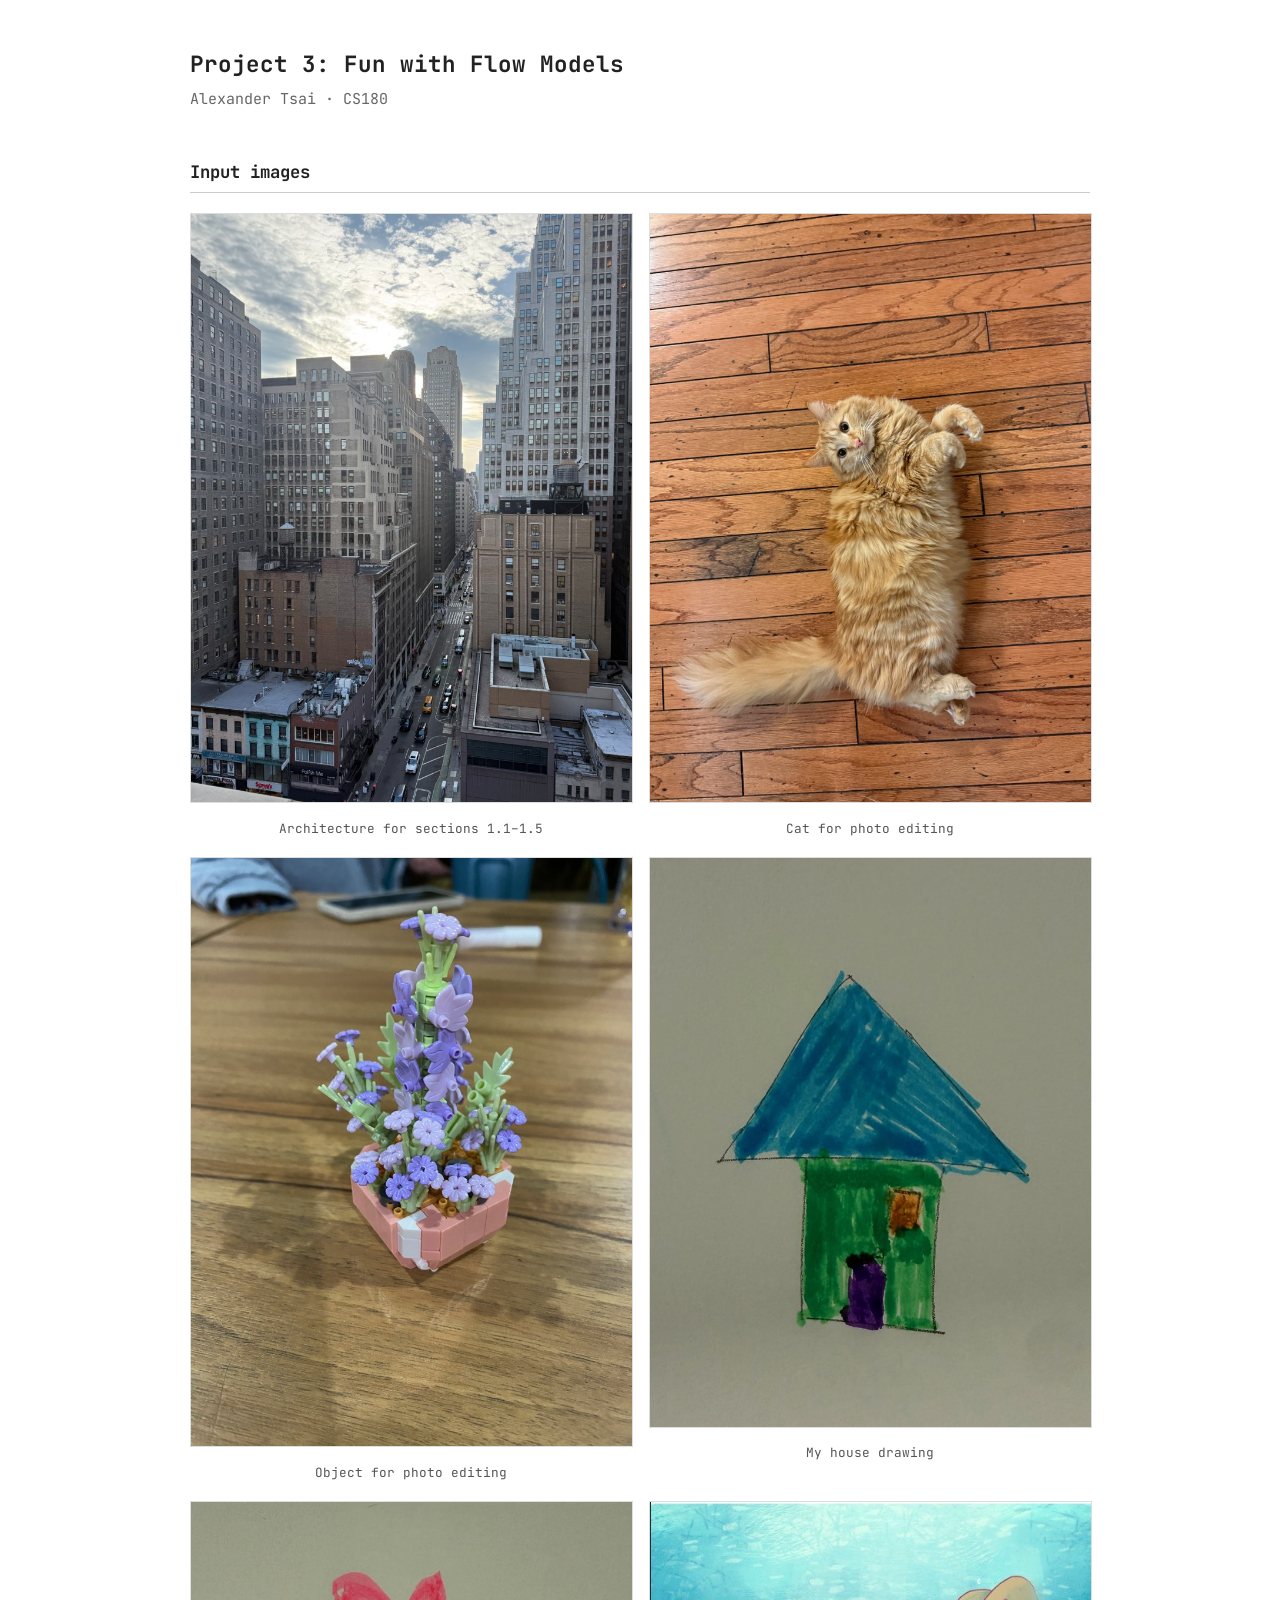
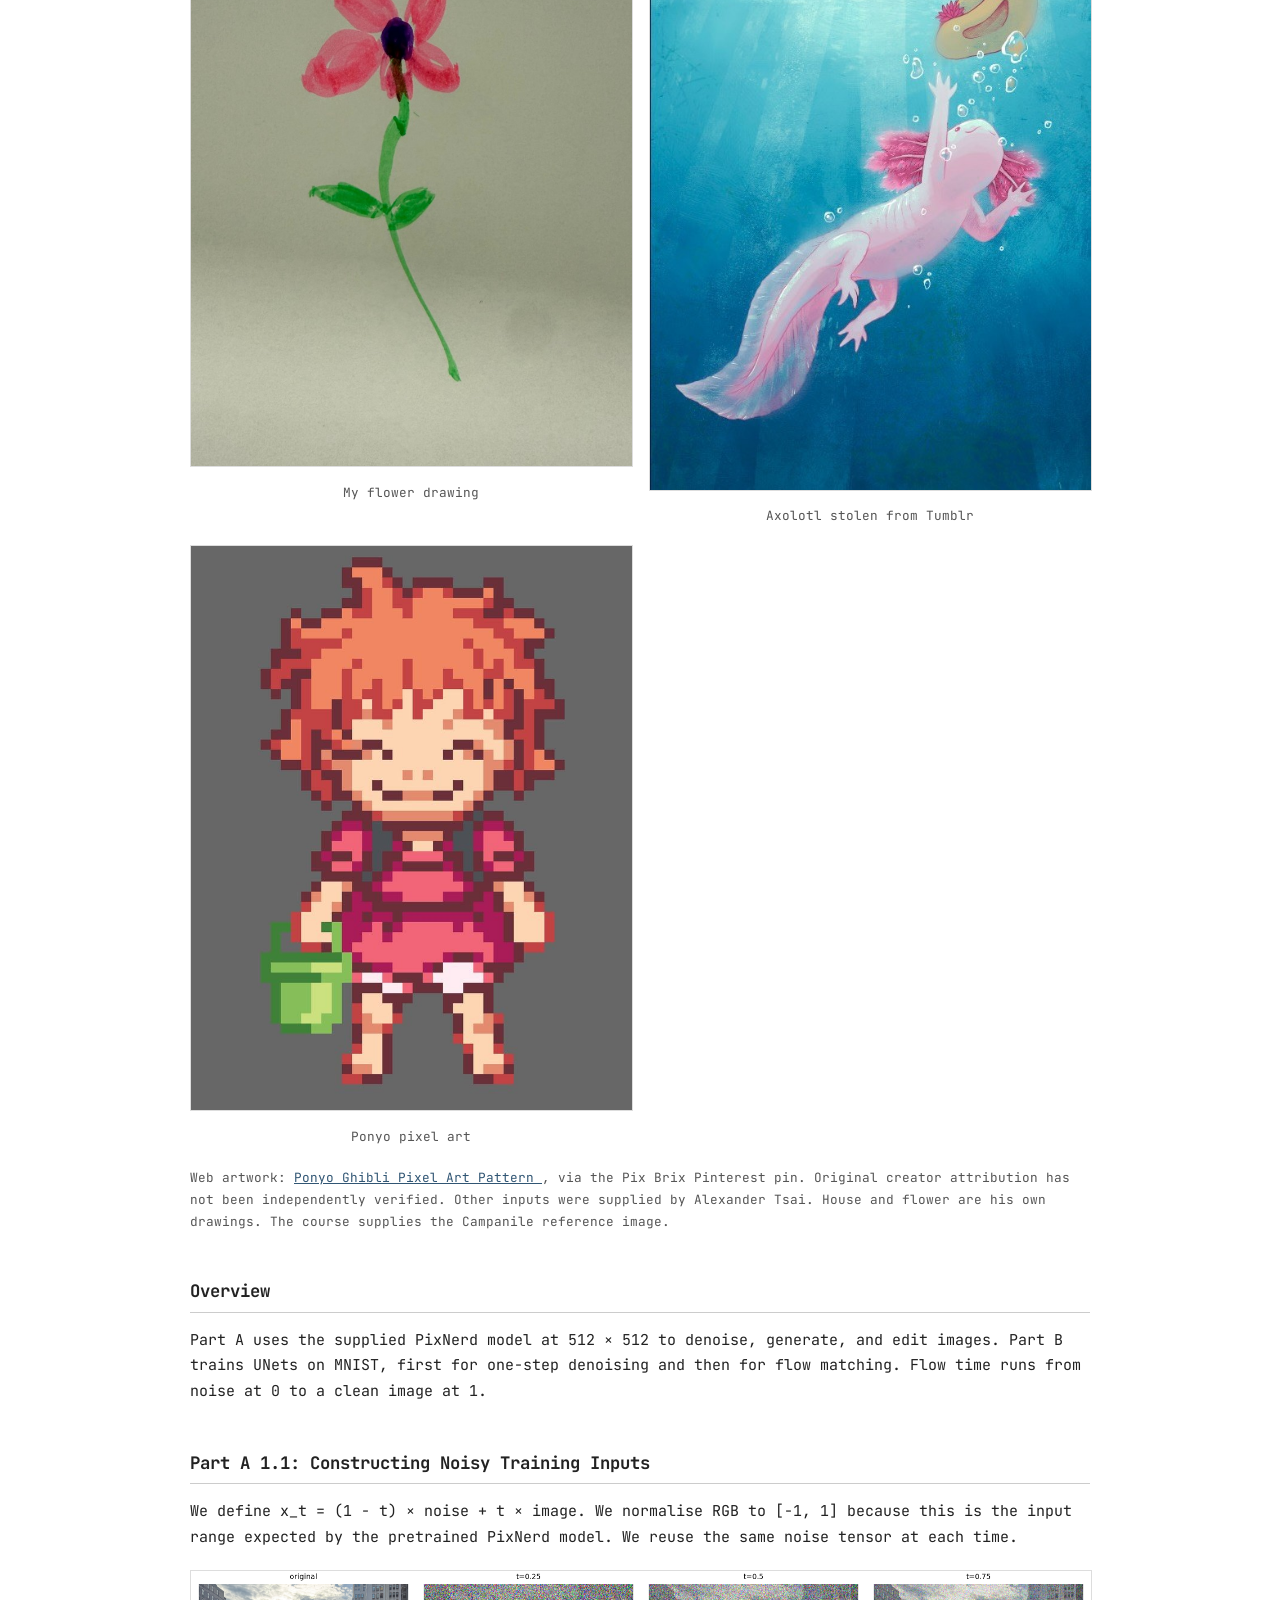
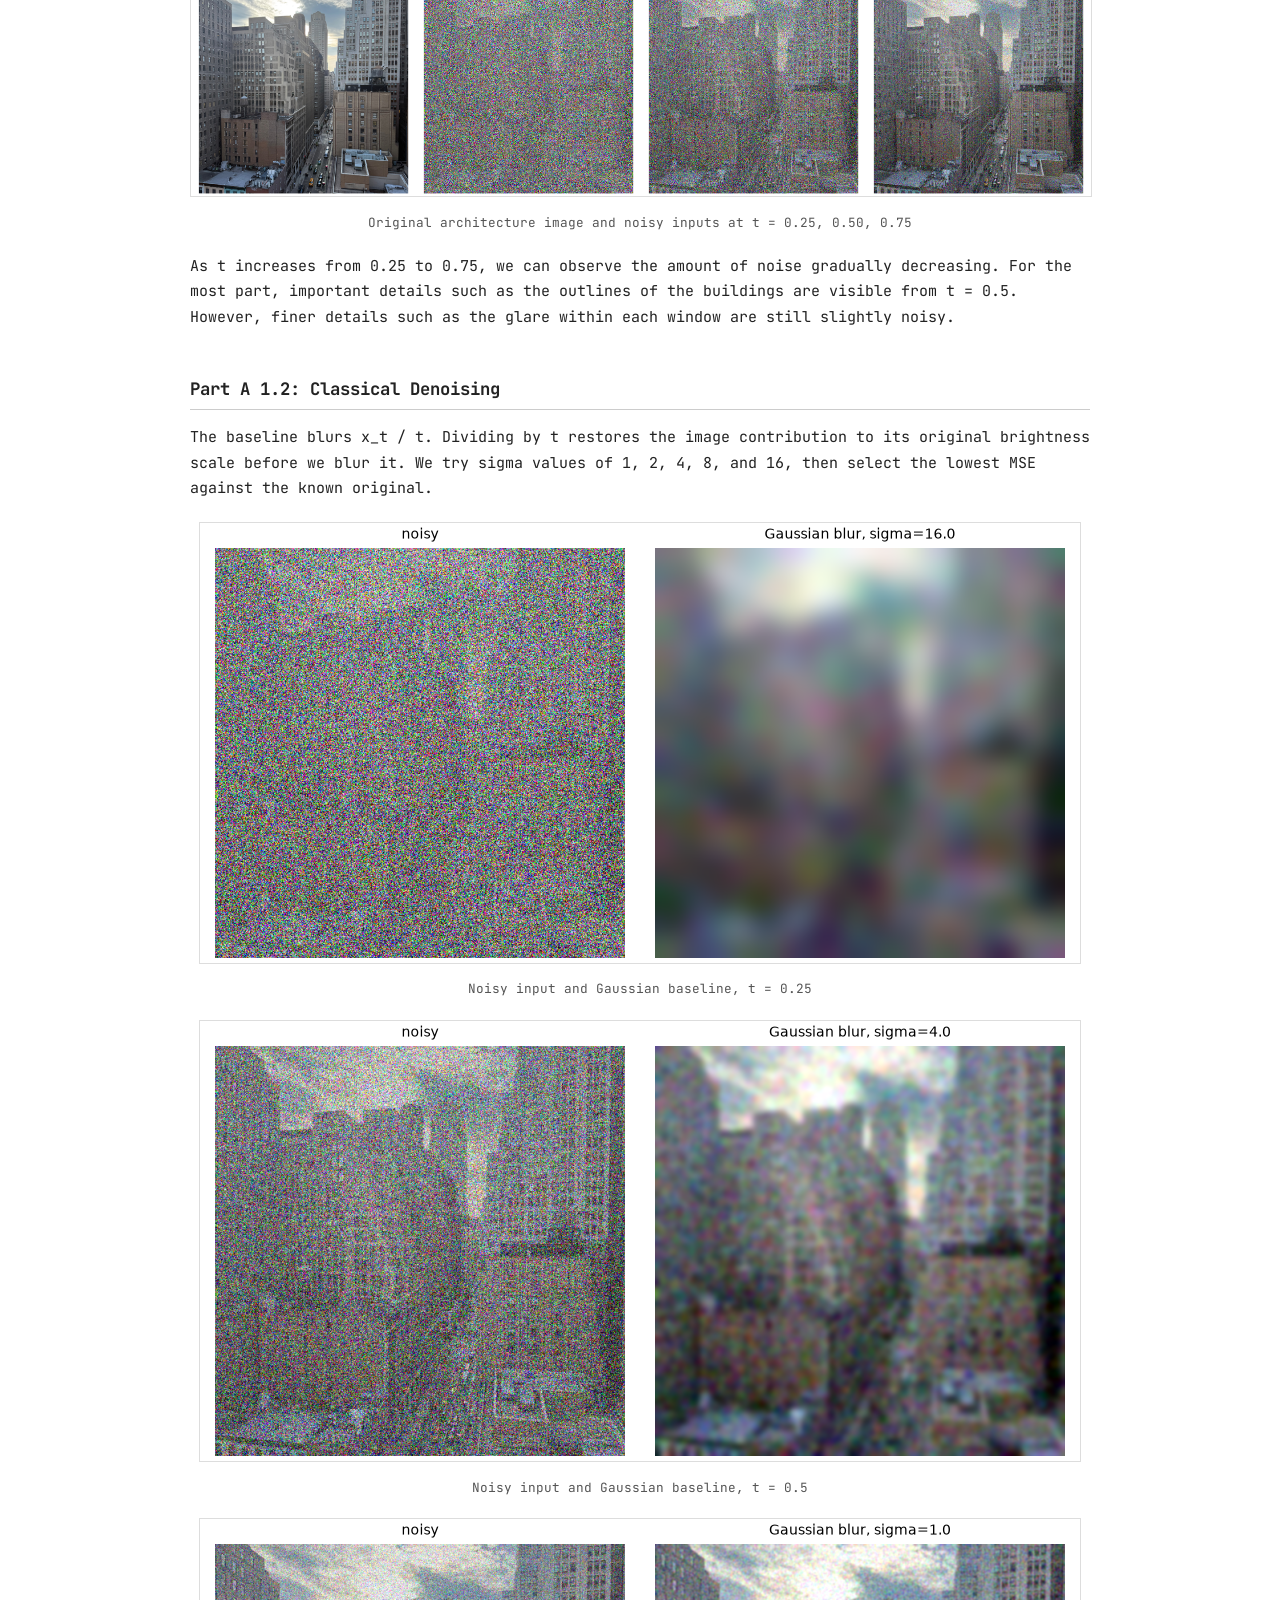
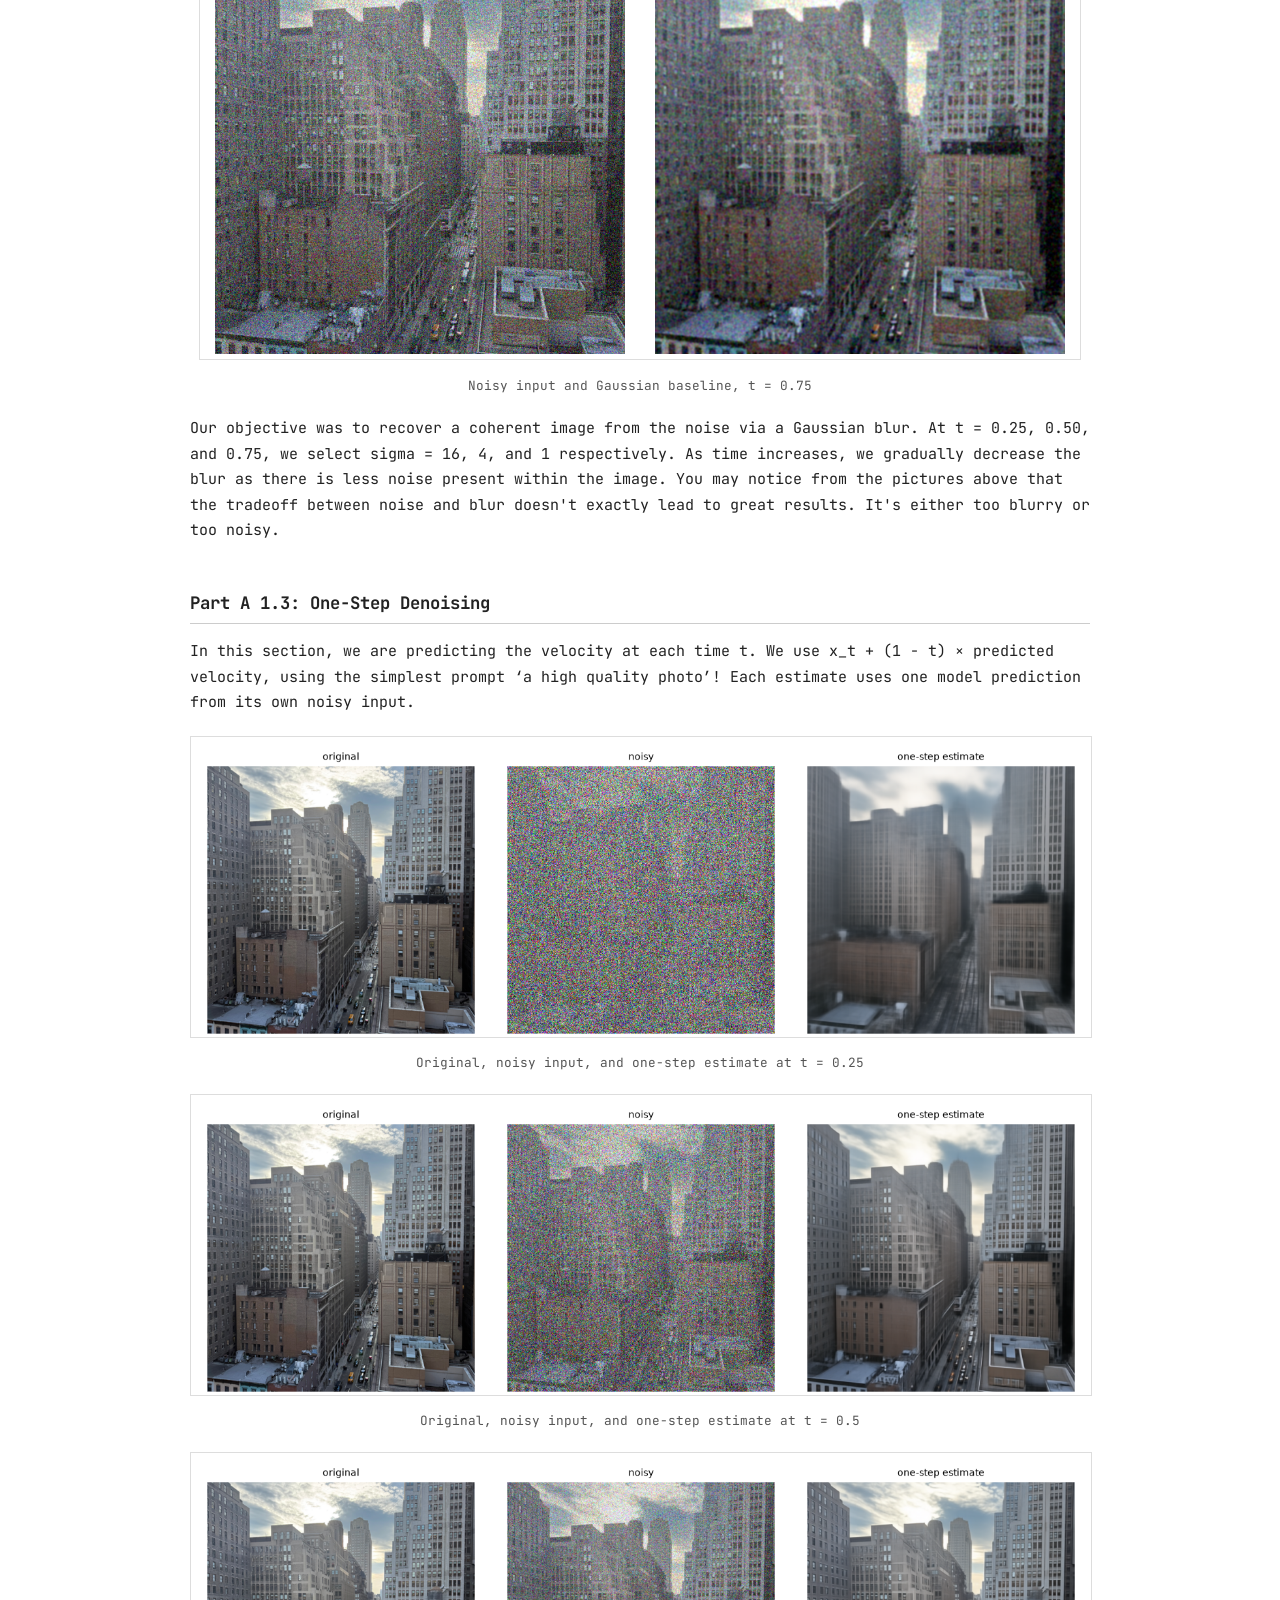
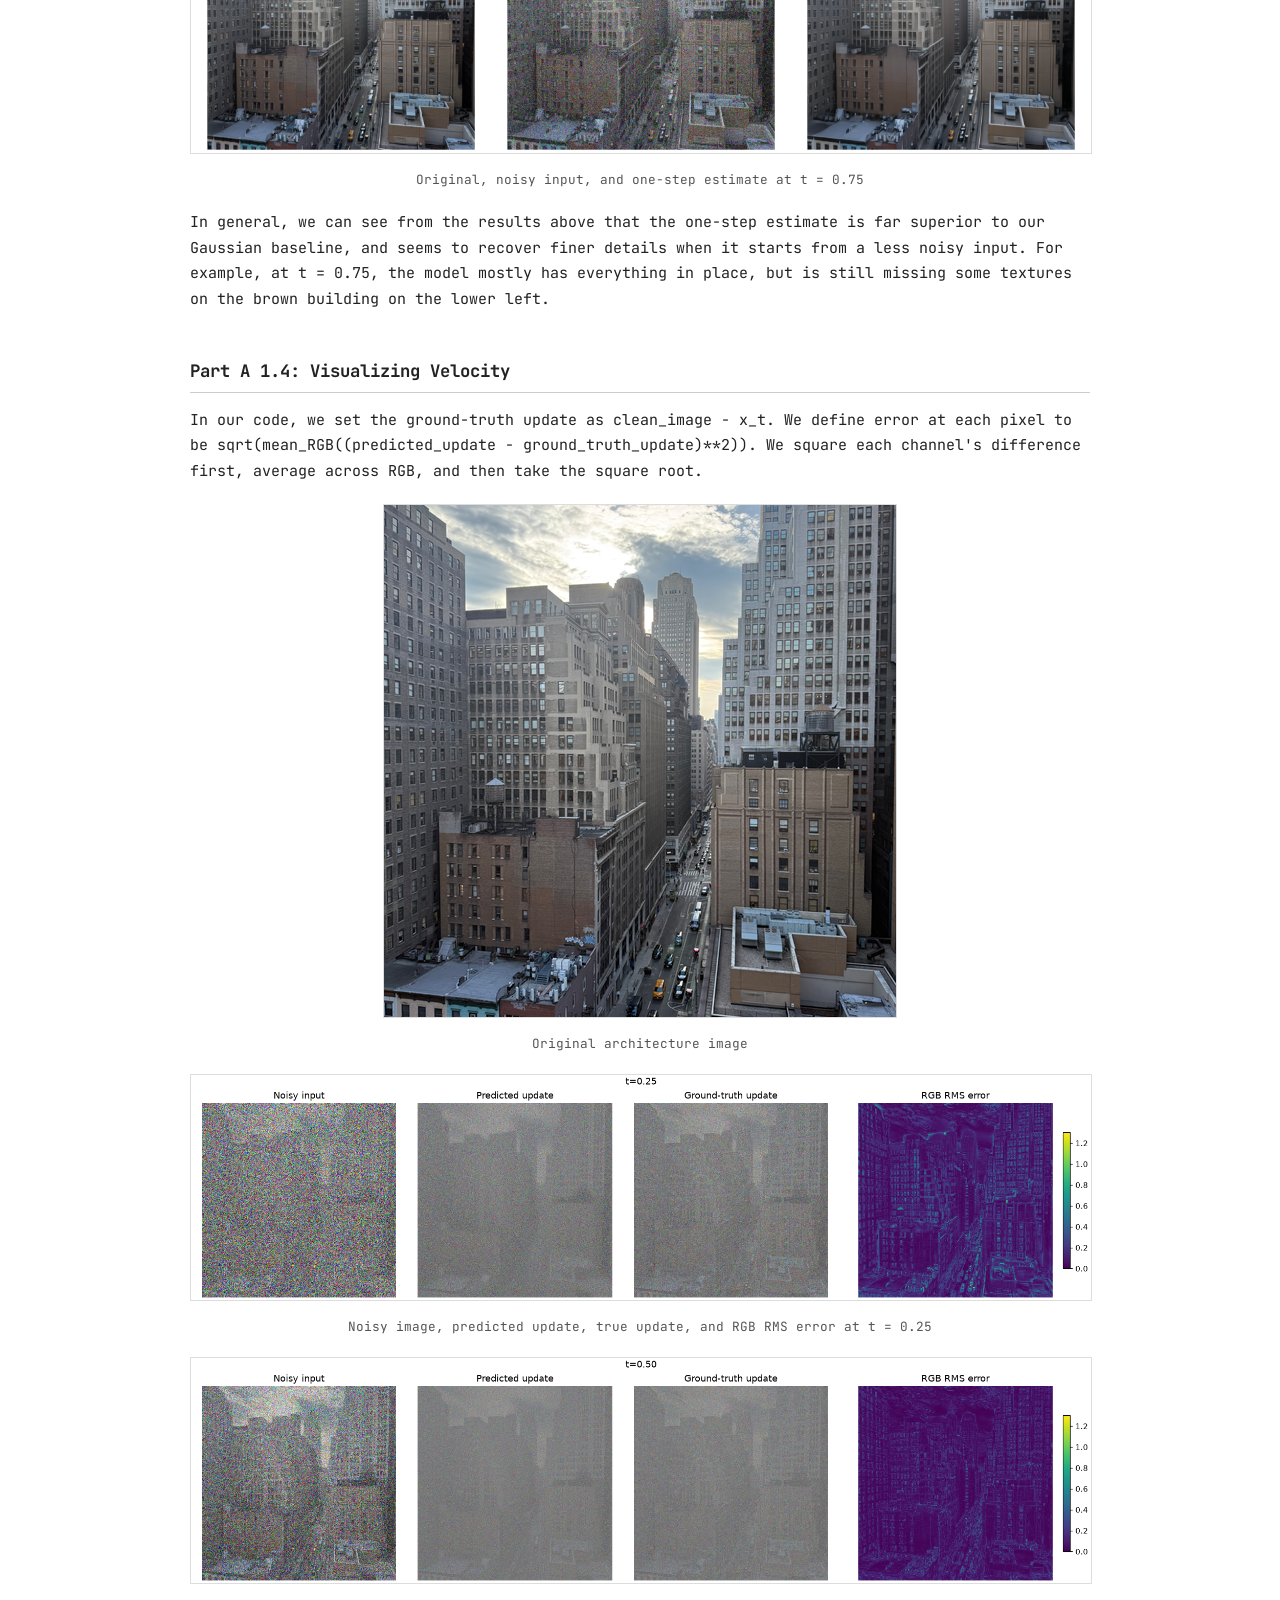
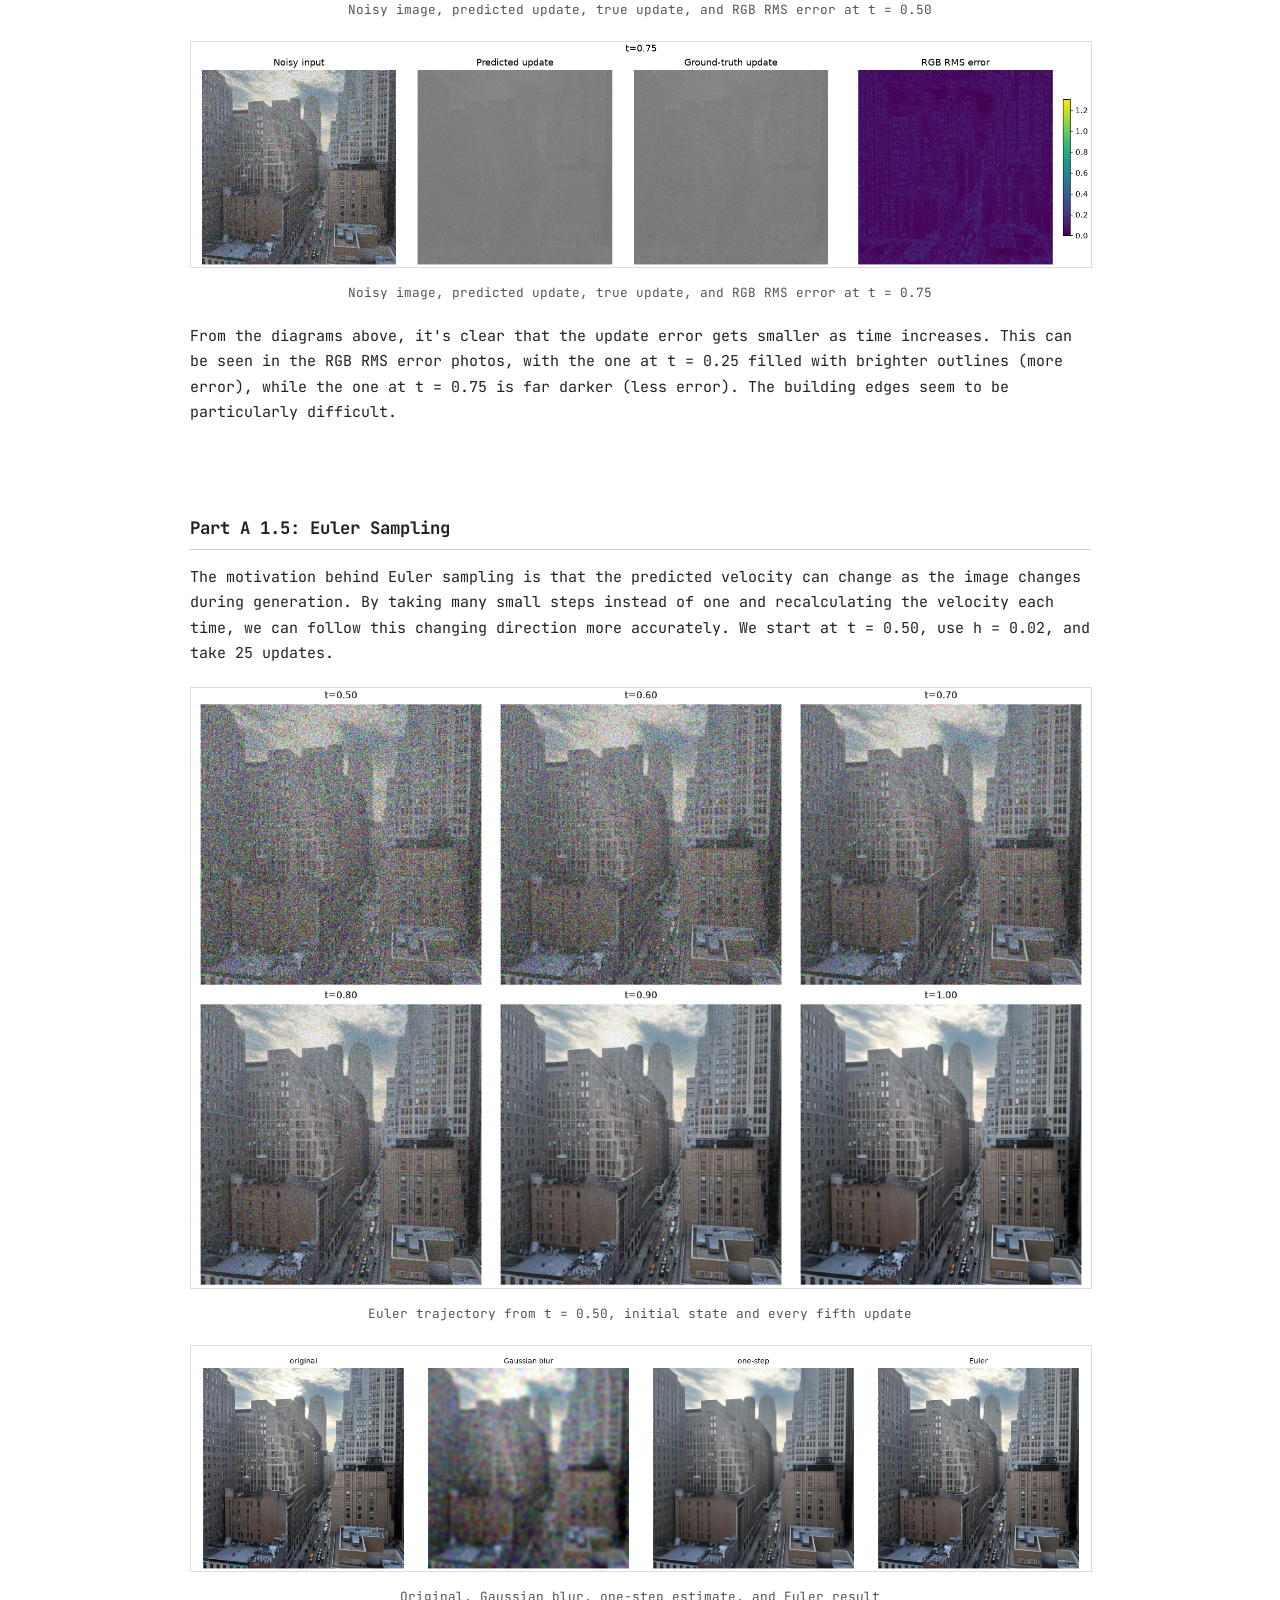
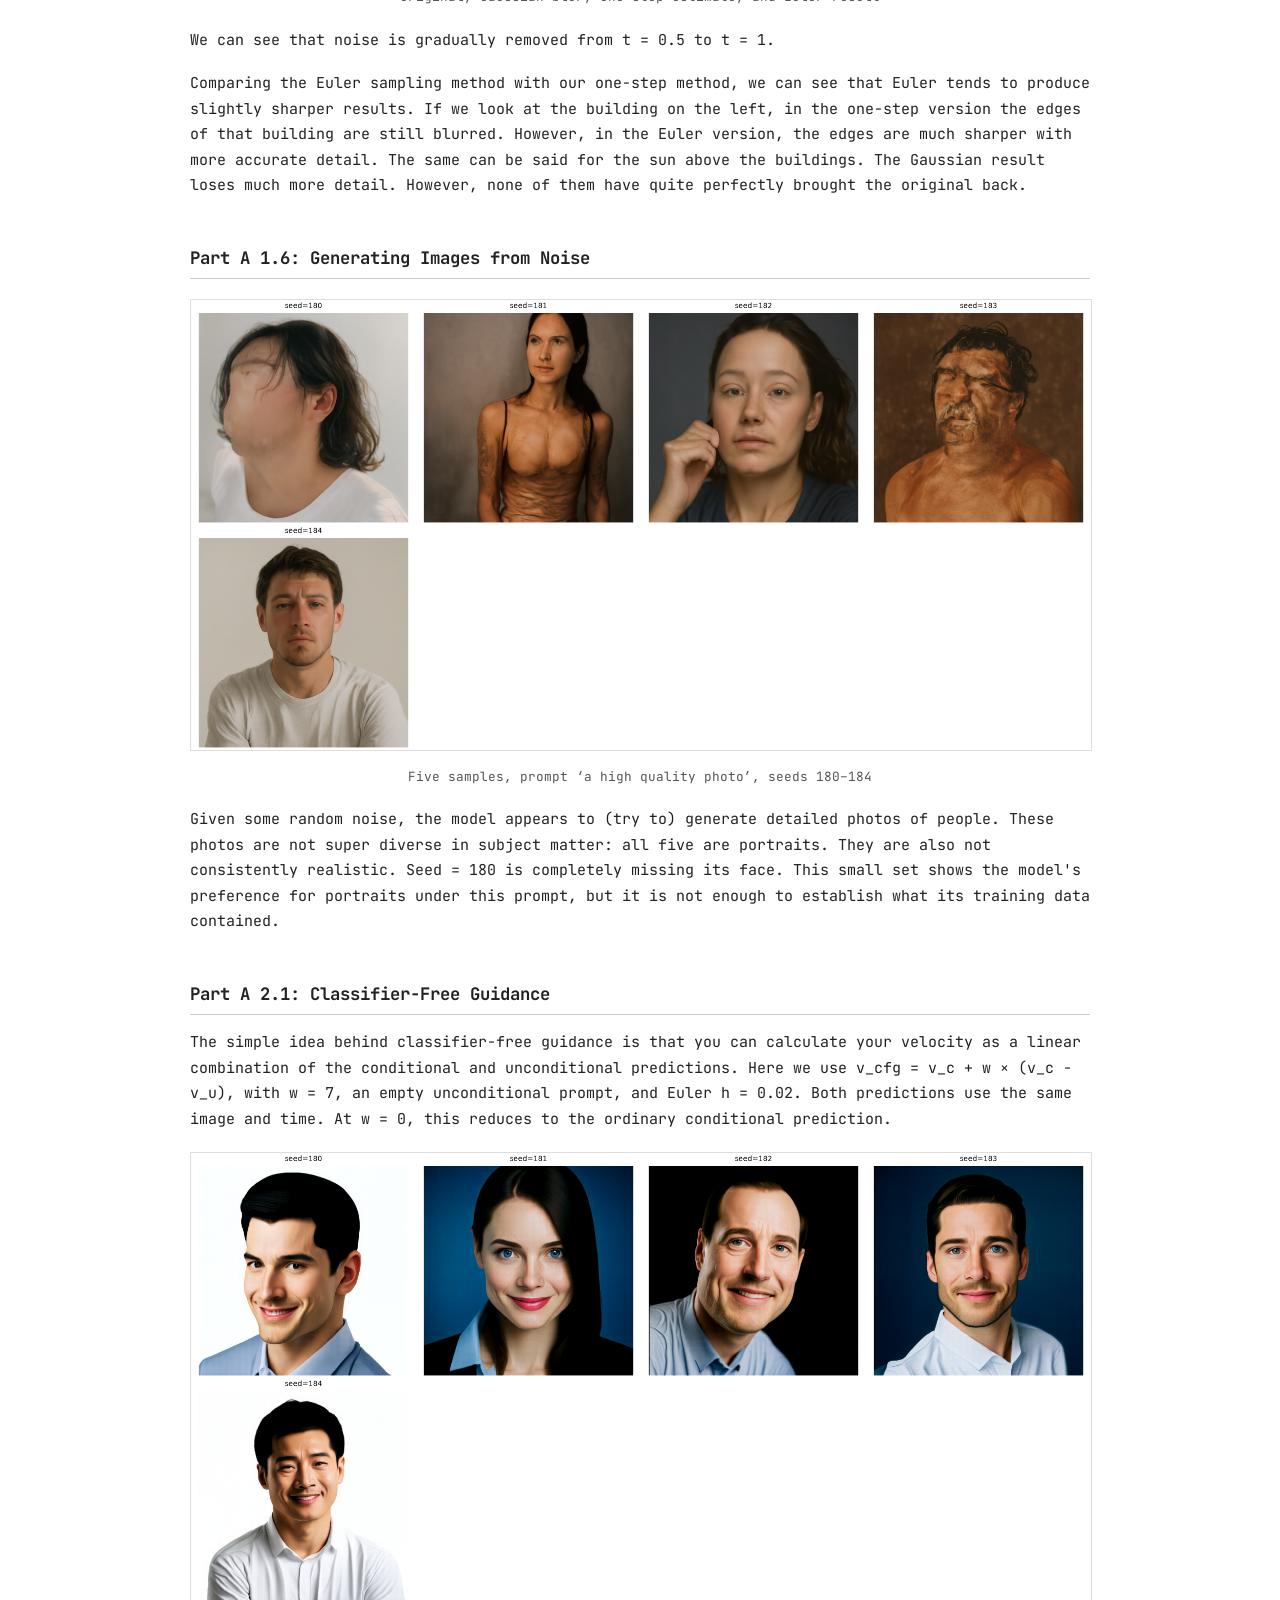
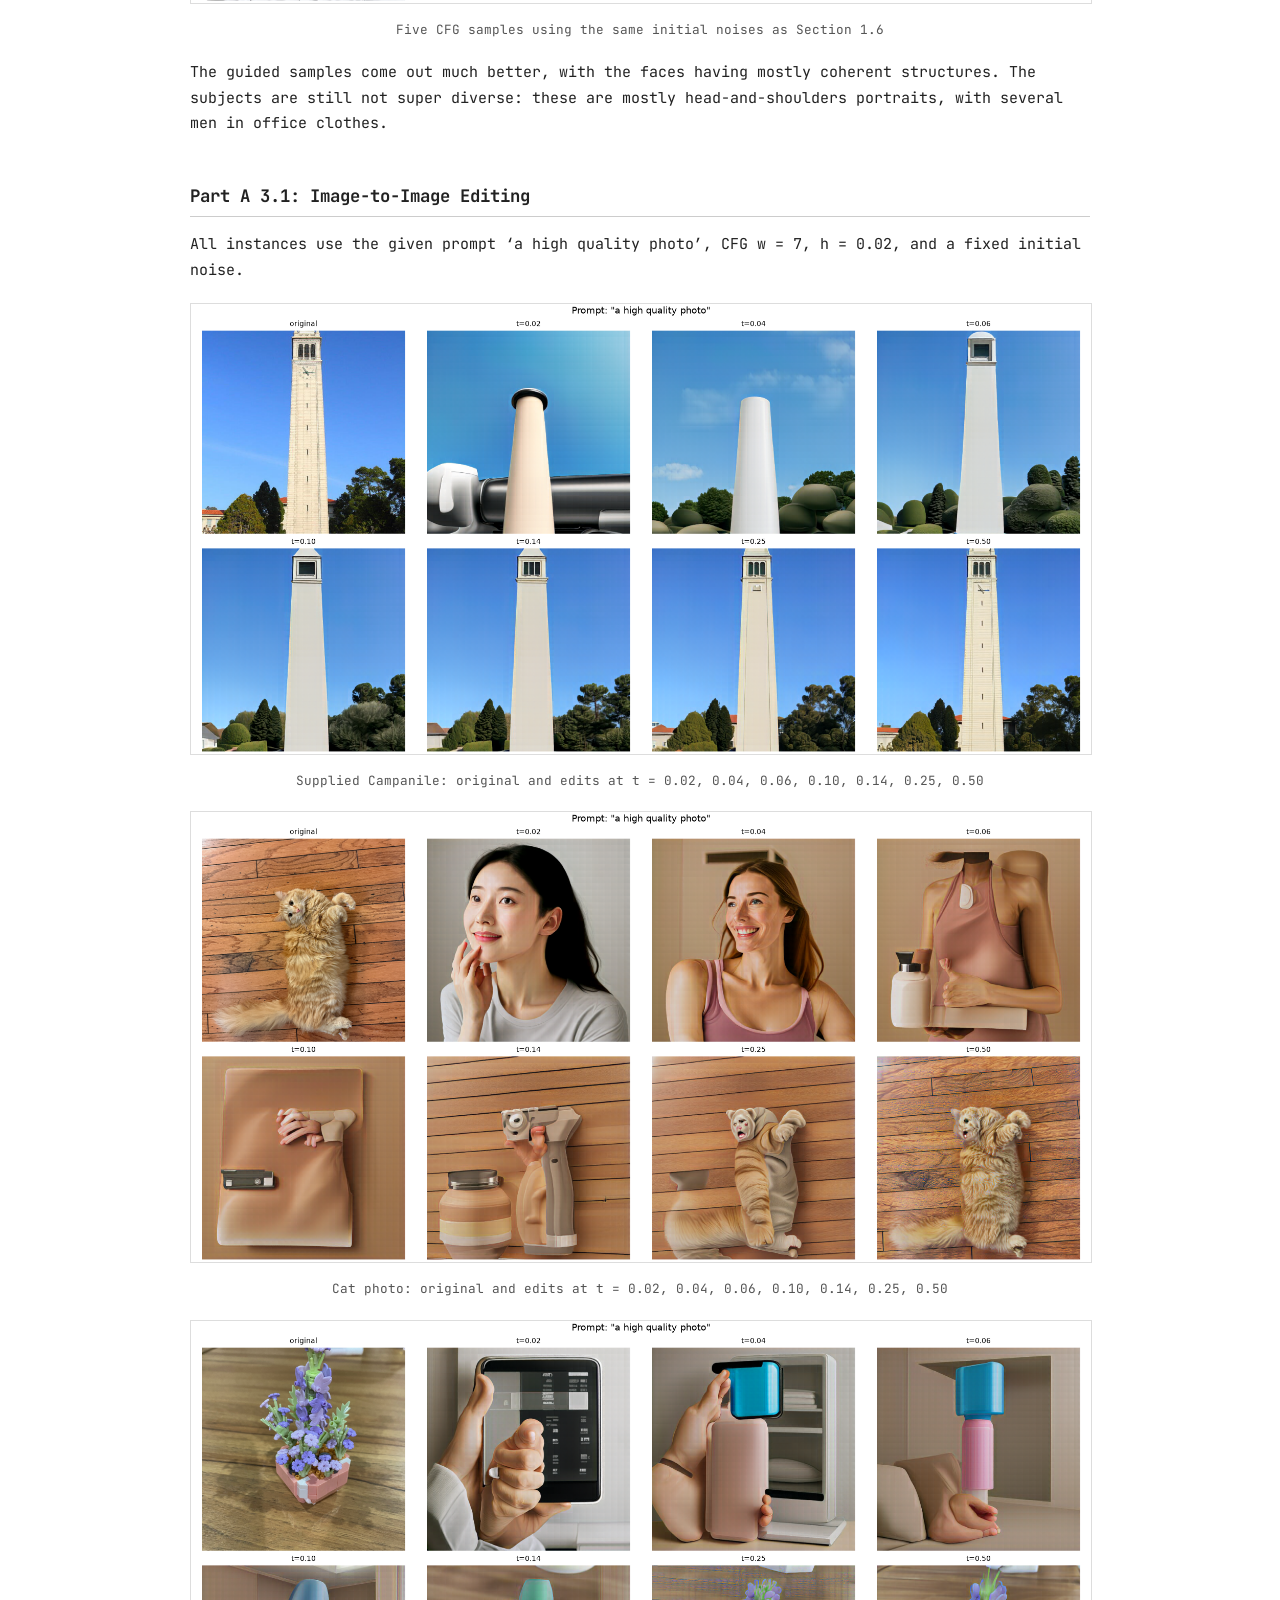
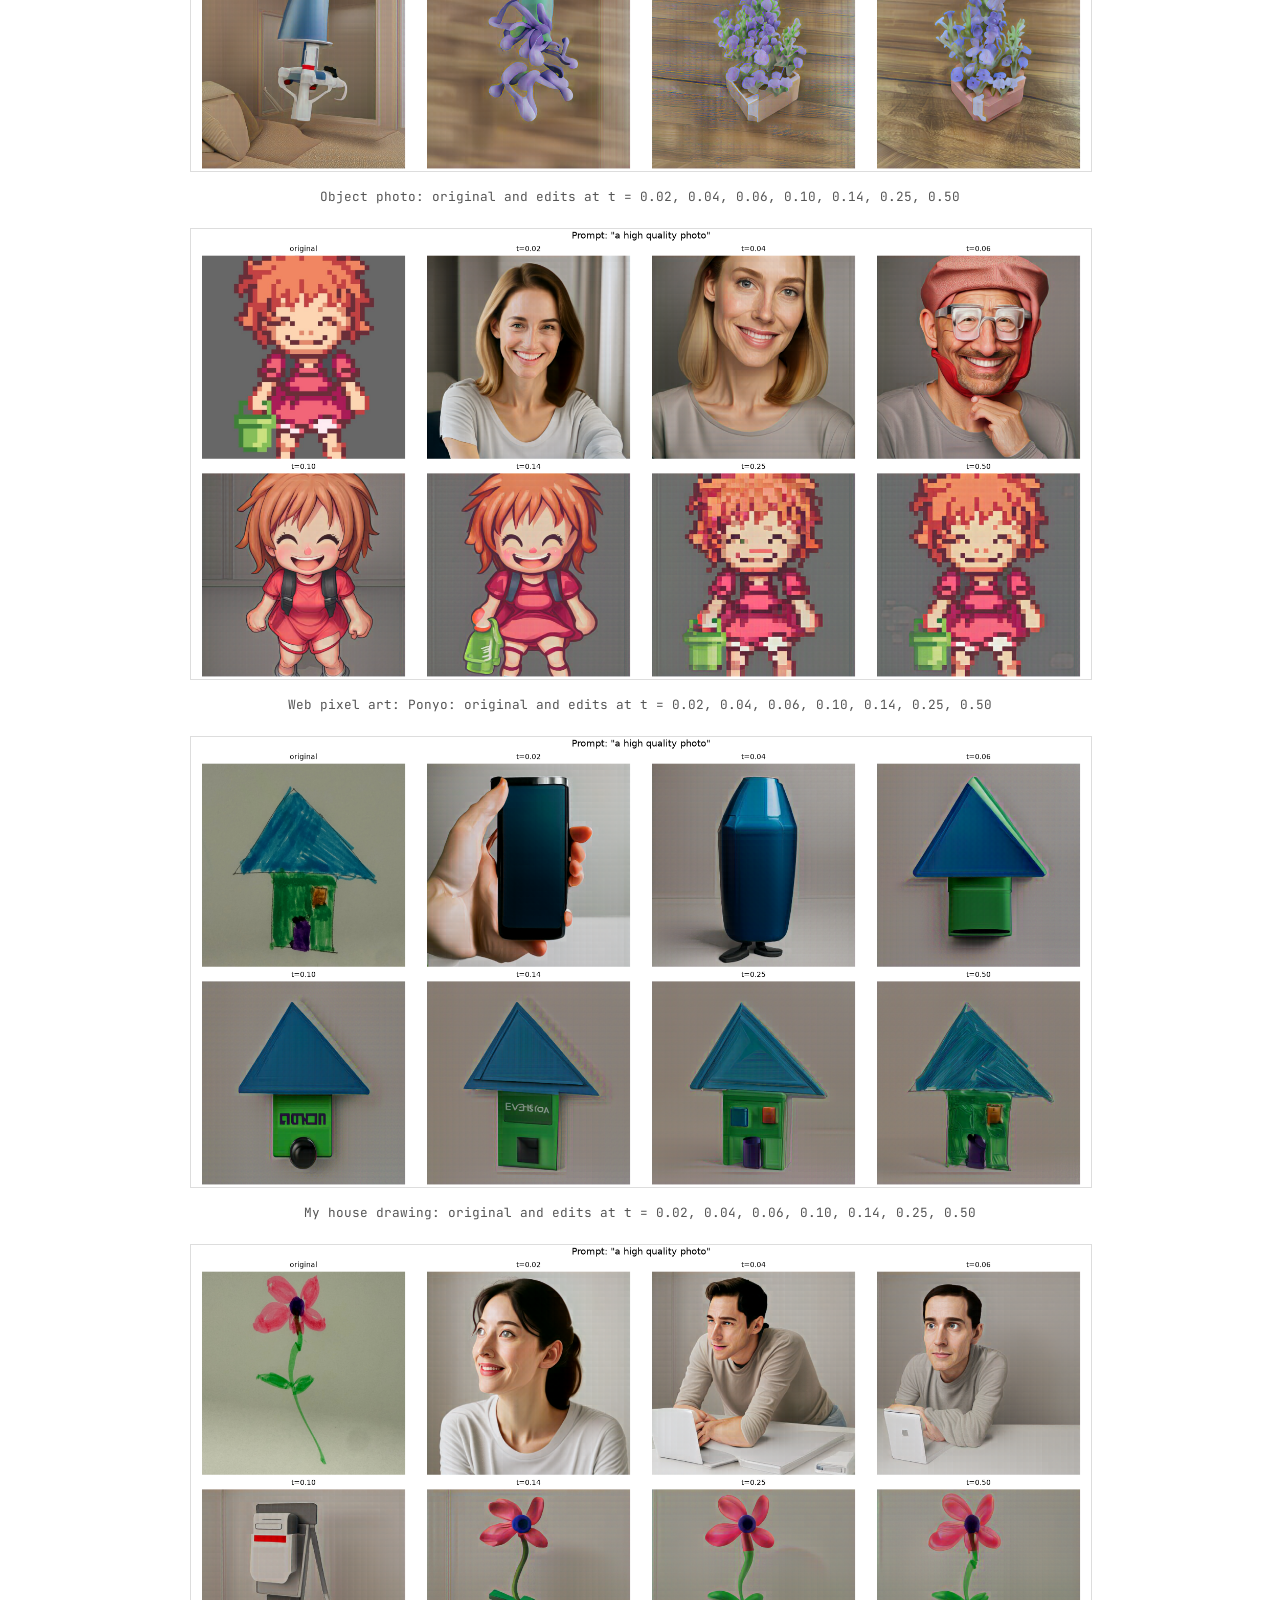
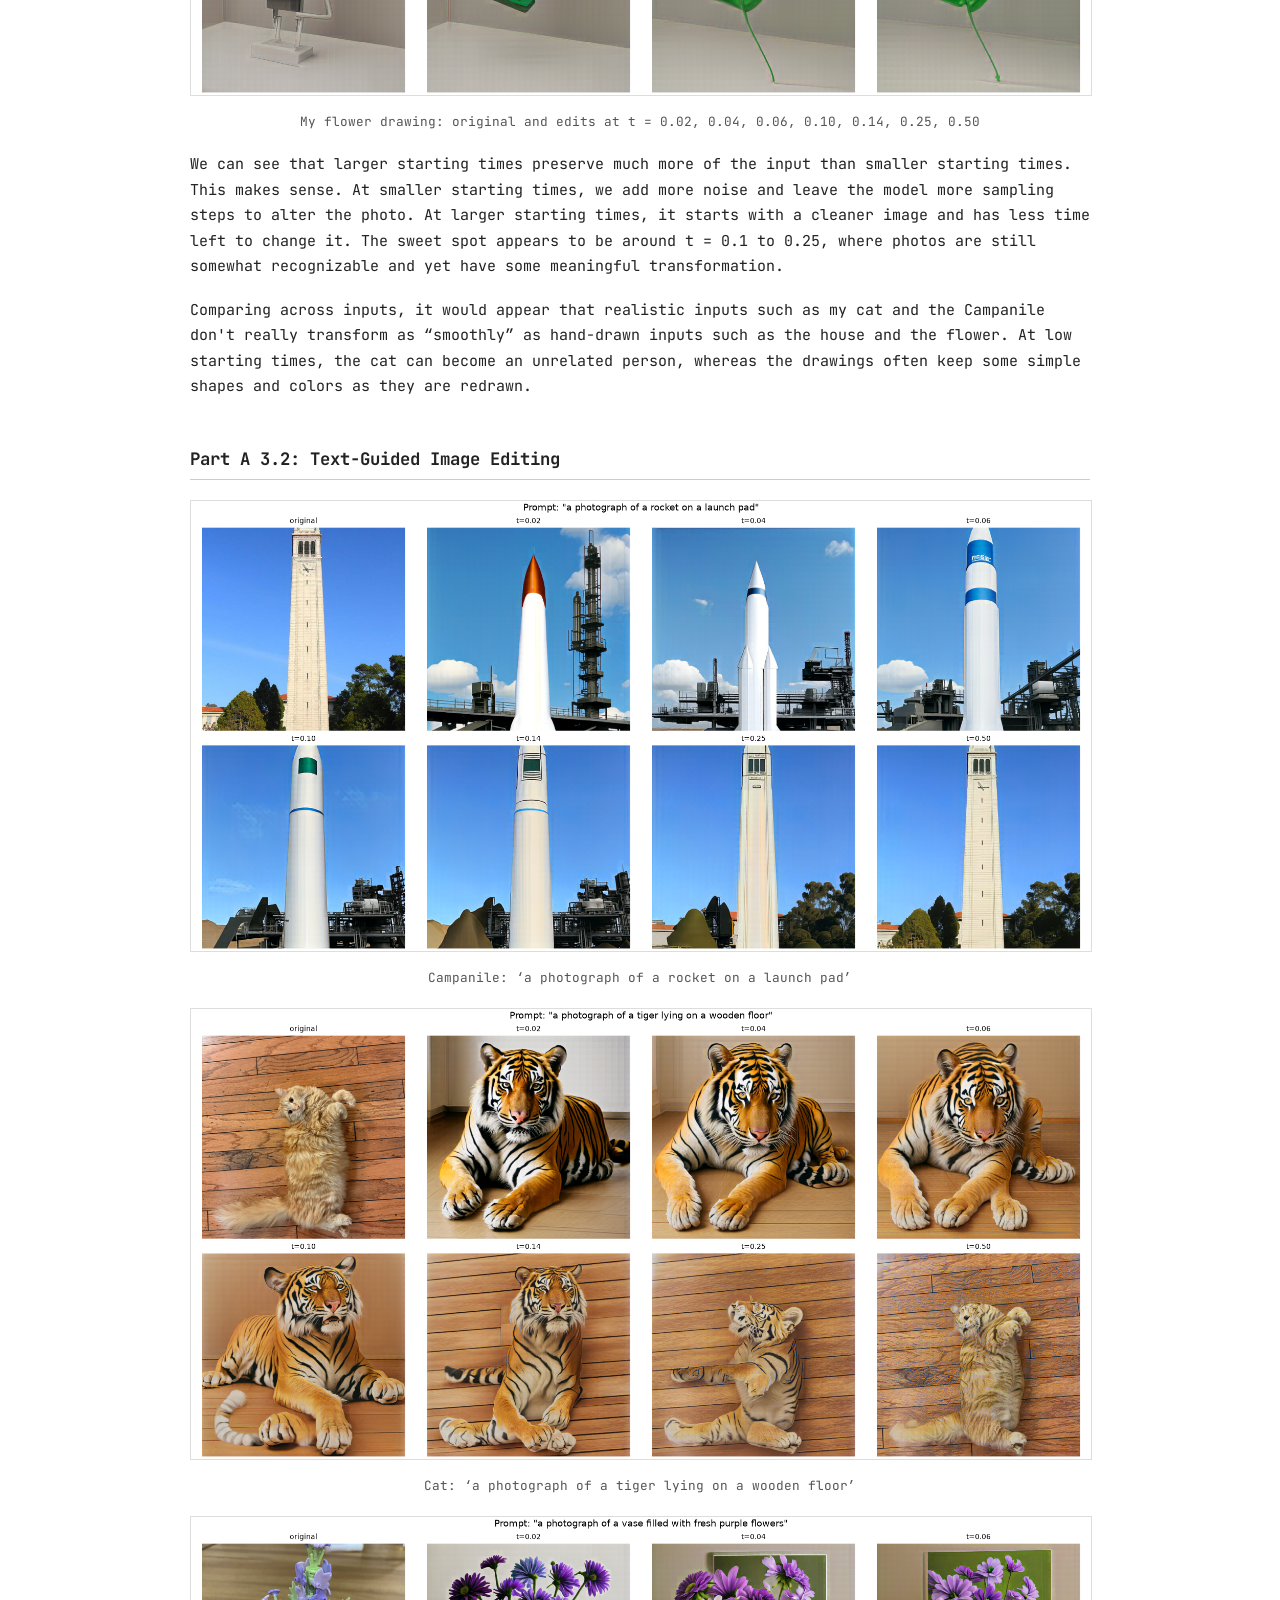
<file: proj3/index.html>
<!DOCTYPE html>
<html lang="en">
 <head>
  <meta charset="utf-8"/>
  <meta content="width=device-width, initial-scale=1" name="viewport"/>
  <title>
   CS180 Project 3: Fun with Flow Models
  </title>
  <link href="https://fonts.googleapis.com/css2?family=JetBrains+Mono:wght@400;700&amp;display=swap" rel="stylesheet"/>
  <link href="style.css" rel="stylesheet"/>
 </head>
 <body>
  <h1>
   Project 3: Fun with Flow Models
  </h1>
  <p class="byline">
   Alexander Tsai · CS180
  </p>
  <h2>
   Input images
  </h2>
  <div class="gallery">
   <figure>
    <img alt="Architecture: Sections 1.1–1.5" src="images/inputs/architecture.jpg"/>
    <figcaption>
     Architecture for sections 1.1–1.5
    </figcaption>
   </figure>
   <figure>
    <img alt="Cat: photo editing" src="images/inputs/cat.jpg"/>
    <figcaption>
     Cat for photo editing
    </figcaption>
   </figure>
   <figure>
    <img alt="Object: photo editing" src="images/inputs/object.jpg"/>
    <figcaption>
     Object for photo editing
    </figcaption>
   </figure>
   <figure>
    <img alt="My house drawing" src="images/inputs/house.jpg"/>
    <figcaption>
     My house drawing
    </figcaption>
   </figure>
   <figure>
    <img alt="My flower drawing" src="images/inputs/flower.jpg"/>
    <figcaption>
     My flower drawing
    </figcaption>
   </figure>
   <figure>
    <img alt="Axolotl illustration from Tumblr" src="images/inputs/drawing.jpg"/>
    <figcaption>
     Axolotl stolen from Tumblr
    </figcaption>
   </figure>
   <figure>
    <img alt="Ponyo pixel art: downloaded reference" src="images/inputs/web_ponyo.jpg"/>
    <figcaption>
     Ponyo pixel art
    </figcaption>
   </figure>
  </div>
  <p class="caption">
   Web artwork:
   <a href="https://www.pinterest.com/pin/ponyo-ghibli-pixel-art-pattern--3448137207854752/">
    Ponyo Ghibli Pixel Art Pattern
   </a>
   , via the Pix Brix Pinterest pin. Original creator attribution has not been independently verified. Other inputs were supplied by Alexander Tsai. House and flower are his own drawings. The course supplies the Campanile reference image.
  </p>
  <section id="overview">
   <h2>
    Overview
   </h2>
   <p>
    Part A uses the supplied PixNerd model at 512 × 512 to denoise, generate, and edit images. Part B trains UNets on MNIST, first for one-step denoising and then for flow matching. Flow time runs from noise at 0 to a clean image at 1.
   </p>
  </section>
  <section id="a11">
   <h2>
    Part A 1.1: Constructing Noisy Training Inputs
   </h2>
   <p>
    We define x_t = (1 − t) × noise + t × image. We normalise RGB to [−1, 1] because this is the input range expected by the pretrained PixNerd model. We reuse the same noise tensor at each time.
   </p>
   <figure class="wide result">
    <img alt="Original architecture image and noisy inputs at t = 0.25, 0.50, 0.75" src="images/a/training_inputs.png"/>
    <figcaption>
     Original architecture image and noisy inputs at t = 0.25, 0.50, 0.75
    </figcaption>
   </figure>
   <p class="reflection">
    As t increases from 0.25 to 0.75, we can observe the amount of noise gradually decreasing. For the most part, important details such as the outlines of the buildings are visible from t = 0.5. However, finer details such as the glare within each window are still slightly noisy.
   </p>
  </section>
  <section id="a12">
   <h2>
    Part A 1.2: Classical Denoising
   </h2>
   <p>
    The baseline blurs x_t / t. Dividing by t restores the image contribution to its original brightness scale before we blur it. We try sigma values of 1, 2, 4, 8, and 16, then select the lowest MSE against the known original.
   </p>
   <figure class="wide result">
    <img alt="Noisy input and Gaussian baseline, t = 0.25" src="images/a/blur_0.25.png"/>
    <figcaption>
     Noisy input and Gaussian baseline, t = 0.25
    </figcaption>
   </figure>
   <figure class="wide result">
    <img alt="Noisy input and Gaussian baseline, t = 0.5" src="images/a/blur_0.5.png"/>
    <figcaption>
     Noisy input and Gaussian baseline, t = 0.5
    </figcaption>
   </figure>
   <figure class="wide result">
    <img alt="Noisy input and Gaussian baseline, t = 0.75" src="images/a/blur_0.75.png"/>
    <figcaption>
     Noisy input and Gaussian baseline, t = 0.75
    </figcaption>
   </figure>
   <p class="reflection">
    Our objective was to recover a coherent image from the noise via a Gaussian blur. At t = 0.25, 0.50, and 0.75, we select sigma = 16, 4, and 1 respectively. As time increases, we gradually decrease the blur as there is less noise present within the image. You may notice from the pictures above that the tradeoff between noise and blur doesn't exactly lead to great results. It's either too blurry or too noisy.
   </p>
  </section>
  <section id="a13">
   <h2>
    Part A 1.3: One-Step Denoising
   </h2>
   <p>
    In this section, we are predicting the velocity at each time t. We use x_t + (1 − t) × predicted velocity, using the simplest prompt ‘a high quality photo’! Each estimate uses one model prediction from its own noisy input.
   </p>
   <figure class="wide result">
    <img alt="Original, noisy input, and one-step estimate at t = 0.25" src="images/a/one_step_0.25.png"/>
    <figcaption>
     Original, noisy input, and one-step estimate at t = 0.25
    </figcaption>
   </figure>
   <figure class="wide result">
    <img alt="Original, noisy input, and one-step estimate at t = 0.5" src="images/a/one_step_0.5.png"/>
    <figcaption>
     Original, noisy input, and one-step estimate at t = 0.5
    </figcaption>
   </figure>
   <figure class="wide result">
    <img alt="Original, noisy input, and one-step estimate at t = 0.75" src="images/a/one_step_0.75.png"/>
    <figcaption>
     Original, noisy input, and one-step estimate at t = 0.75
    </figcaption>
   </figure>
   <p class="reflection">
    In general, we can see from the results above that the one-step estimate is far superior to our Gaussian baseline, and seems to recover finer details when it starts from a less noisy input. For example, at t = 0.75, the model mostly has everything in place, but is still missing some textures on the brown building on the lower left.
   </p>
  </section>
  <section id="a14">
   <h2>
    Part A 1.4: Visualizing Velocity
   </h2>
   <p>
    In our code, we set the ground-truth update as clean_image − x_t. We define error at each pixel to be sqrt(mean_RGB((predicted_update − ground_truth_update)**2)). We square each channel's difference first, average across RGB, and then take the square root.
   </p>
   <figure class="wide result">
    <img alt="Original architecture image" src="images/a/velocity_original.png"/>
    <figcaption>
     Original architecture image
    </figcaption>
   </figure>
   <figure class="wide result">
    <img alt="Noisy image, predicted update, true update, and RGB RMS error at t = 0.25" src="images/a/velocity_0.25.png"/>
    <figcaption>
     Noisy image, predicted update, true update, and RGB RMS error at t = 0.25
    </figcaption>
   </figure>
   <figure class="wide result">
    <img alt="Noisy image, predicted update, true update, and RGB RMS error at t = 0.50" src="images/a/velocity_0.50.png"/>
    <figcaption>
     Noisy image, predicted update, true update, and RGB RMS error at t = 0.50
    </figcaption>
   </figure>
   <figure class="wide result">
    <img alt="Noisy image, predicted update, true update, and RGB RMS error at t = 0.75" src="images/a/velocity_0.75.png"/>
    <figcaption>
     Noisy image, predicted update, true update, and RGB RMS error at t = 0.75
    </figcaption>
   </figure>
   <p class="reflection">
    From the diagrams above, it's clear that the update error gets smaller as time increases. This can be seen in the RGB RMS error photos, with the one at t = 0.25 filled with brighter outlines (more error), while the one at t = 0.75 is far darker (less error). The building edges seem to be particularly difficult.
   </p>
   <p class="reflection">
    <br/>
   </p>
  </section>
  <section id="a15">
   <h2>
    Part A 1.5: Euler Sampling
   </h2>
   <p>
    The motivation behind Euler sampling is that the predicted velocity can change as the image changes during generation. By taking many small steps instead of one and recalculating the velocity each time, we can follow this changing direction more accurately. We start at t = 0.50, use h = 0.02, and take 25 updates.
   </p>
   <figure class="wide result">
    <img alt="Euler trajectory from t = 0.50, initial state and every fifth update" src="images/a/trajectory.png"/>
    <figcaption>
     Euler trajectory from t = 0.50, initial state and every fifth update
    </figcaption>
   </figure>
   <figure class="wide result">
    <img alt="Original, Gaussian blur, one-step estimate, and Euler result" src="images/a/comparison.png"/>
    <figcaption>
     Original, Gaussian blur, one-step estimate, and Euler result
    </figcaption>
   </figure>
   <p class="reflection">
    We can see that noise is gradually removed from t = 0.5 to t = 1.
   </p>
   <p class="reflection">
    Comparing the Euler sampling method with our one-step method, we can see that Euler tends to produce slightly sharper results. If we look at the building on the left, in the one-step version the edges of that building are still blurred. However, in the Euler version, the edges are much sharper with more accurate detail. The same can be said for the sun above the buildings. The Gaussian result loses much more detail. However, none of them have quite perfectly brought the original back.
   </p>
  </section>
  <section id="a16">
   <h2>
    Part A 1.6: Generating Images from Noise
   </h2>
   <figure class="wide result">
    <img alt="Five samples, prompt ‘a high quality photo’, seeds 180–184" src="images/a/conditional_samples.png"/>
    <figcaption>
     Five samples, prompt ‘a high quality photo’, seeds 180–184
    </figcaption>
   </figure>
   <p class="reflection">
    Given some random noise, the model appears to (try to) generate detailed photos of people. These photos are not super diverse in subject matter: all five are portraits. They are also not consistently realistic. Seed = 180 is completely missing its face. This small set shows the model's preference for portraits under this prompt, but it is not enough to establish what its training data contained.
   </p>
  </section>
  <section id="a21">
   <h2>
    Part A 2.1: Classifier-Free Guidance
   </h2>
   <p>
    The simple idea behind classifier-free guidance is that you can calculate your velocity as a linear combination of the conditional and unconditional predictions. Here we use v_cfg = v_c + w × (v_c − v_u), with w = 7, an empty unconditional prompt, and Euler h = 0.02. Both predictions use the same image and time. At w = 0, this reduces to the ordinary conditional prediction.
   </p>
   <figure class="wide result">
    <img alt="Five CFG samples using the same initial noises as Section 1.6" src="images/a/cfg_samples.png"/>
    <figcaption>
     Five CFG samples using the same initial noises as Section 1.6
    </figcaption>
   </figure>
   <p class="reflection">
    The guided samples come out much better, with the faces having mostly coherent structures. The subjects are still not super diverse: these are mostly head-and-shoulders portraits, with several men in office clothes.
   </p>
  </section>
  <section id="a31">
   <h2>
    Part A 3.1: Image-to-Image Editing
   </h2>
   <p>
    All instances use the given prompt ‘a high quality photo’, CFG w = 7, h = 0.02, and a fixed initial noise.
   </p>
   <figure class="wide result">
    <img alt="Supplied Campanile: original and edits at t = 0.02, 0.04, 0.06, 0.10, 0.14, 0.25, 0.50" src="images/a/edit_campanile.png"/>
    <figcaption>
     Supplied Campanile: original and edits at t = 0.02, 0.04, 0.06, 0.10, 0.14, 0.25, 0.50
    </figcaption>
   </figure>
   <figure class="wide result">
    <img alt="Cat photo: original and edits at t = 0.02, 0.04, 0.06, 0.10, 0.14, 0.25, 0.50" src="images/a/edit_cat.png"/>
    <figcaption>
     Cat photo: original and edits at t = 0.02, 0.04, 0.06, 0.10, 0.14, 0.25, 0.50
    </figcaption>
   </figure>
   <figure class="wide result">
    <img alt="Object photo: original and edits at t = 0.02, 0.04, 0.06, 0.10, 0.14, 0.25, 0.50" src="images/a/edit_object.png"/>
    <figcaption>
     Object photo: original and edits at t = 0.02, 0.04, 0.06, 0.10, 0.14, 0.25, 0.50
    </figcaption>
   </figure>
   <figure class="wide result">
    <img alt="Web pixel art: Ponyo: original and edits at t = 0.02, 0.04, 0.06, 0.10, 0.14, 0.25, 0.50" src="images/a/edit_web_ponyo.png"/>
    <figcaption>
     Web pixel art: Ponyo: original and edits at t = 0.02, 0.04, 0.06, 0.10, 0.14, 0.25, 0.50
    </figcaption>
   </figure>
   <figure class="wide result">
    <img alt="My house drawing: original and edits at t = 0.02, 0.04, 0.06, 0.10, 0.14, 0.25, 0.50" src="images/a/edit_house.png"/>
    <figcaption>
     My house drawing: original and edits at t = 0.02, 0.04, 0.06, 0.10, 0.14, 0.25, 0.50
    </figcaption>
   </figure>
   <figure class="wide result">
    <img alt="My flower drawing: original and edits at t = 0.02, 0.04, 0.06, 0.10, 0.14, 0.25, 0.50" src="images/a/edit_flower.png"/>
    <figcaption>
     My flower drawing: original and edits at t = 0.02, 0.04, 0.06, 0.10, 0.14, 0.25, 0.50
    </figcaption>
   </figure>
   <p class="reflection">
    We can see that larger starting times preserve much more of the input than smaller starting times. This makes sense. At smaller starting times, we add more noise and leave the model more sampling steps to alter the photo. At larger starting times, it starts with a cleaner image and has less time left to change it. The sweet spot appears to be around t = 0.1 to 0.25, where photos are still somewhat recognizable and yet have some meaningful transformation.
   </p>
   <p class="reflection">
    Comparing across inputs, it would appear that realistic inputs such as my cat and the Campanile don't really transform as “smoothly” as hand-drawn inputs such as the house and the flower. At low starting times, the cat can become an unrelated person, whereas the drawings often keep some simple shapes and colors as they are redrawn.
   </p>
  </section>
  <section id="a32">
   <h2>
    Part A 3.2: Text-Guided Image Editing
   </h2>
   <figure class="wide result">
    <img alt="Campanile: ‘a photograph of a rocket on a launch pad’" src="images/a/text_edit_campanile.png"/>
    <figcaption>
     Campanile: ‘a photograph of a rocket on a launch pad’
    </figcaption>
   </figure>
   <figure class="wide result">
    <img alt="Cat: ‘a photograph of a tiger lying on a wooden floor’" src="images/a/text_edit_cat.png"/>
    <figcaption>
     Cat: ‘a photograph of a tiger lying on a wooden floor’
    </figcaption>
   </figure>
   <figure class="wide result">
    <img alt="Object: ‘a photograph of a vase filled with fresh purple flowers’" src="images/a/text_edit_object.png"/>
    <figcaption>
     Object: ‘a photograph of a vase filled with fresh purple flowers’
    </figcaption>
   </figure>
   <p class="reflection">
    Within text-guided image editing, we can see that for certain inputs, like the Campanile, the general vertical structure is still recognizable even at low t, although the tower itself becomes a rocket. The cat and the flower-object photo can become vastly different. Lower starting times (0.02 to 0.1) give the prompt more influence, while larger starting times keep more of the original.
   </p>
   <p class="reflection">
    For the rocket, around t = 0.06 to 0.10 is a useful example where the tower's framing is still visible but the tower has become rocket. The cat-to-tiger and toy-flowers-to-fresh-flowers edits also need lower starting times for a stronger transformation.
   </p>
  </section>
  <section id="a33">
   <h2>
    Part A 3.3: Visual Anagrams
   </h2>
   <p>
    We want one image to have two different interpretations. To do this, we average prompt A's guided velocity with the rotated-back guided velocity of the rotated input (lots of rotations, I know...) under prompt B at each Euler step.
   </p>
   <figure class="wide result">
    <img alt="Upright: old man; rotated: people around a campfire" src="images/a/anagram_views_0.png"/>
    <figcaption>
     Upright: old man. Rotated: people around a campfire!
    </figcaption>
   </figure>
   <figure class="wide result">
    <img alt="Upright: snowy mountain village; rotated: horse" src="images/a/anagram_views_1.png"/>
    <figcaption>
     Upright: a cool, snowy mountain village. Rotated: horse!
    </figcaption>
   </figure>
   <p class="reflection">
    This experiment appears to be incredibly successful. Although there may be some noise in the background, we can still distinguish both interpretations. In the first image, the old man becomes people around a campfire when rotated. In the second, the snowy village becomes a horse. The horse is especially clear after rotating the image.
   </p>
  </section>
  <section id="a34">
   <h2>
    Part A 3.4: Hybrid Images
   </h2>
   <p>
    Similar to what we did in our previous project, we will now produce some hybrids! We combine lowpass(v_a) + v_b − lowpass(v_b). We give the Gaussian a kernel size of 265 and sigma 16 at 512 × 512; full-size and reduced views are shown.
   </p>
   <figure class="wide result">
    <img alt="Nearby: waterfall; distant: skull" src="images/a/hybrid_views_0.png"/>
    <figcaption>
     Nearby: waterfall; distant: skull
    </figcaption>
   </figure>
   <figure class="wide result">
    <img alt="Nearby: forest; distant: cat" src="images/a/hybrid_views_1.png"/>
    <figcaption>
     Nearby: forest; distant: cat
    </figcaption>
   </figure>
   <p class="reflection">
    To verify this experiment, I literally stepped further away from my Mac. Here we supply two separate prompts: prompt A provides the low-frequency structure that is more visible from a distance, and prompt B provides the high-frequency details that are more visible nearby. The first hybrid reads as a waterfall nearby and a skull farther away. The second reads as a forest nearby and a cat farther away.
   </p>
  </section>
  <section id="b11">
   <h2>
    Part B 1.1–1.2: UNet and Noising
   </h2>
   <p>
    The UNet architecture consists of two downsampling blocks, a 7 × 7 feature map pooled down to a 1 × 1 bottleneck, two upsampling blocks, and skip connections between matching resolutions. MNIST pixels lie in [0, 1].
   </p>
   <figure class="wide result">
    <img alt="MNIST noising at sigma = 0, 0.2, 0.4, 0.5, 0.6, 0.8, 1.0" src="images/b/noise_levels.png"/>
    <figcaption>
     MNIST noising at sigma = 0, 0.2, 0.4, 0.5, 0.6, 0.8, 1.0
    </figcaption>
   </figure>
   <p class="reflection">
    To explain UNet simply, we have three key processes: downsampling, upsampling, and skip connections. Our objective in downsampling is to help capture certain high-level features (akin to the broader context of the image), rather than the more granular ones, while also saving on computation. After analyzing the more high-level features of the image, we then upsample to allow the network to produce an output at our desired resolution. Here, skip connections are useful because information may be lost during the whole downsampling process. They pass earlier features to the decoder by concatenating them with the features at the matching resolution.
   </p>
   <p class="reflection">
    We can see from above that as noise increases, the digit inputs gradually become corrupted.
   </p>
  </section>
  <section id="b121">
   <h2>
    Part B 1.2.1: Training a Denoiser
   </h2>
   <p>
    We run training on our MacBook (I prefer local development) using the following configuration: D = 128, batch size 256, Adam LR 0.0001, 5 epochs, and fresh sigma = 0.5 noise per batch. Training uses only MNIST's training split; displayed digits are held out.
   </p>
   <figure class="wide result">
    <img alt="Training MSE across optimizer steps" src="images/b/denoise_loss.png"/>
    <figcaption>
     Training MSE across optimizer steps
    </figcaption>
   </figure>
   <figure class="wide result">
    <img alt="Denoising after epoch 1" src="images/b/denoise_epoch1.png"/>
    <figcaption>
     Denoising after epoch 1
    </figcaption>
   </figure>
   <figure class="wide result">
    <img alt="Denoising after epoch 5" src="images/b/denoise_epoch5.png"/>
    <figcaption>
     Denoising after epoch 5
    </figcaption>
   </figure>
   <p class="reflection">
    We can observe that the training MSE rapidly drops during the first few optimizer steps and stays relatively flat for the next 1,000. This suggests that the later improvements are way smaller. Comparing our outputs after epoch 1 and after epoch 5, there is very little difference between the two. However, if you look really closely, you may notice on some numbers (pay attention to 1 and 2!) that the amount of noise in the final prediction is slightly lower, i.e. the outline of the number is cleaner.
   </p>
  </section>
  <section id="b122">
   <h2>
    Part B 1.2.2: Out-of-Distribution Testing
   </h2>
   <figure class="wide result">
    <img alt="Fixed test digits across all seven noise levels, alternating input/output rows" src="images/b/denoise_ood.png"/>
    <figcaption>
     Fixed test digits across all seven noise levels, alternating input/output rows
    </figcaption>
   </figure>
   <p class="reflection">
    It's pretty clear from our output above that as we increase sigma, our outputs progressively degrade. In particular, at sigma = 0.8, there is a significant degradation in output quality. At lower sigma levels, our output quality seems to be more or less holding up, although the network can still smooth or alter strokes even when the input is already clean.
   </p>
  </section>
  <section id="b123">
   <h2>
    Part B 1.2.3: Denoising Pure Noise
   </h2>
   <p>
    We train a fresh D = 128 UNet for 5 epochs with independent Gaussian noise as input and a clean digit as target, using the same optimizer and batch size as before.
   </p>
   <figure class="wide result">
    <img alt="Pure-noise training loss" src="images/b/pure_noise_loss.png"/>
    <figcaption>
     Pure-noise training loss
    </figcaption>
   </figure>
   <figure class="wide result">
    <img alt="Pure-noise outputs after epoch 1" src="images/b/pure_noise_epoch1.png"/>
    <figcaption>
     Pure-noise outputs after epoch 1
    </figcaption>
   </figure>
   <figure class="wide result">
    <img alt="Pure-noise outputs after epoch 5" src="images/b/pure_noise_epoch5.png"/>
    <figcaption>
     Pure-noise outputs after epoch 5
    </figcaption>
   </figure>
   <p class="reflection">
    We can see here that the model, regardless of whether it is epoch 1 or epoch 5, predicts a blurry mean of all the digits blended together. If I really scrutinize it, I'd say it kind of looks like the number 8. The issue here is that the input noise is independent of the target digit, so it gives the model no clue which digit to produce. Under MSE, the prediction that minimizes the expected error in this situation is the average training image. That is why it predicts approximately the same blurry digit for every noise input.
   </p>
  </section>
  <section id="b23">
   <h2>
    Part B 2.1–2.3: Time-Conditioned Flow Matching
   </h2>
   <p>
    Time-conditioned flow matching can be thought of as gradually turning noise into an image. Our hope is that by using multiple steps and recalculating the velocity, the output will improve! We use the following configuration: D = 64, batch size 64, Adam initial lr = 0.01, and 10 epochs. The exponential scheduler multiplies lr by 0.1^(1/10) each epoch. Random continuous times and fresh Gaussian noise construct the velocity target x_1 − x_0. Sampling uses 50 Euler steps.
   </p>
   <figure class="wide result">
    <img alt="Time-conditioned flow training loss" src="images/b/time_loss.png"/>
    <figcaption>
     Time-conditioned flow training loss
    </figcaption>
   </figure>
   <figure class="wide result">
    <img alt="Time-conditioned samples after epoch 1" src="images/b/time_epoch1.png"/>
    <figcaption>
     Time-conditioned samples after epoch 1
    </figcaption>
   </figure>
   <figure class="wide result">
    <img alt="Time-conditioned samples after epoch 5" src="images/b/time_epoch5.png"/>
    <figcaption>
     Time-conditioned samples after epoch 5
    </figcaption>
   </figure>
   <figure class="wide result">
    <img alt="Time-conditioned samples after epoch 10" src="images/b/time_epoch10.png"/>
    <figcaption>
     Time-conditioned samples after epoch 10
    </figcaption>
   </figure>
   <p class="reflection">
    We feed the network the current image x_t and time t to predict the velocity at the stage time=t. During training, the target is clean image minus noise, x_1 − x_0, for the sampled pair. We pass t through two fully connected blocks, reshape their outputs across the spatial dimensions, and multiply them into the decoder features at the 7 × 7 and 14 × 14 resolutions.
   </p>
   <p class="reflection">
    We can see from above that output quality improves from 1 to 5 epochs but improves less from epoch 5 to epoch 10. More recognizable digits appear after the first epoch, although some shapes remain ambiguous at the end.
   </p>
  </section>
  <section id="b26">
   <h2>
    Part B 2.4–2.6: Class Conditioning and Guidance
   </h2>
   <p>
    Class conditioning differs from our previous attempts. We explicitly feed the model the digit label we want, represented as a one-hot vector. We pass this through fully connected blocks to scale decoder features. During training, we use D = 64, 10% class dropout, batch size 64, and Adam initial lr = 0.01 with the same scheduler. Class dropout means zeroing the class vector for 10% of the examples, so the same model learns the unconditional prediction needed for guidance. Sampling uses 300 Euler steps and our same equation v_u + 5 × (v_c − v_u).
   </p>
   <figure class="wide result">
    <img alt="Class-conditioned training loss" src="images/b/class_loss.png"/>
    <figcaption>
     Class-conditioned training loss
    </figcaption>
   </figure>
   <figure class="wide result">
    <img alt="Four instances of every digit after epoch 1; columns 0–9" src="images/b/class_epoch1.png"/>
    <figcaption>
     Four instances of every digit after epoch 1; columns 0–9
    </figcaption>
   </figure>
   <figure class="wide result">
    <img alt="Four instances of every digit after epoch 5; columns 0–9" src="images/b/class_epoch5.png"/>
    <figcaption>
     Four instances of every digit after epoch 5; columns 0–9
    </figcaption>
   </figure>
   <figure class="wide result">
    <img alt="Four instances of every digit after epoch 10; columns 0–9" src="images/b/class_epoch10.png"/>
    <figcaption>
     Four instances of every digit after epoch 10; columns 0–9
    </figcaption>
   </figure>
   <p class="reflection">
    From above, we can observe a notable improvement from epoch 1 to epoch 5. However, once again, there is less improvement from epoch 5 to epoch 10. In general, we can tell that the class-conditioned model outperforms the time-only one in these samples. This shouldn't be surprising. We are providing the model with the requested digit label, and guidance will naturally strengthen its influence.
   </p>
  </section>
  <section id="b_no_scheduler">
   <h2>
    Part B 2.6: Removing the Scheduler
   </h2>
   <p>
    What happens if we remove the scheduler? This is the piece of machinery that adjusts the learning rate during training. Our original run uses exponential decay, starting at 0.01 and decreasing toward 0.001. The comparison trains a fresh class-conditioned model with the same setup as before, but with a constant learning rate of 0.001.
   </p>
   <figure class="wide result">
    <img alt="Training loss without a scheduler" src="images/b/no_scheduler_loss.png"/>
    <figcaption>
     Training loss without a scheduler
    </figcaption>
   </figure>
   <figure class="wide result">
    <img alt="No-scheduler samples after epoch 1" src="images/b/no_scheduler_epoch1.png"/>
    <figcaption>
     No-scheduler samples after epoch 1
    </figcaption>
   </figure>
   <figure class="wide result">
    <img alt="No-scheduler samples after epoch 5" src="images/b/no_scheduler_epoch5.png"/>
    <figcaption>
     No-scheduler samples after epoch 5
    </figcaption>
   </figure>
   <figure class="wide result">
    <img alt="No-scheduler samples after epoch 10" src="images/b/no_scheduler_epoch10.png"/>
    <figcaption>
     No-scheduler samples after epoch 10
    </figcaption>
   </figure>
   <p class="reflection">
    We can see here that the fixed-rate run produces clearer, more coherent digits after epoch 1 than the scheduled run. The reasoning is that the fixed-rate run starts with a learning rate ten times smaller, which gives it smaller weight updates from the beginning, which actually helps it to be more stable in this experiment.
   </p>
   <p class="reflection">
    By epoch 10, both runs produce clear digits with the requested labels. We should be cautious though., Removing a scheduler might not always help. A learning rate that is too large can cause us to “hop” over a good solution instead of settling near it.
   </p>
  </section>
  <h2>
   <br/>
  </h2>
  <p>
   <br/>
  </p>
  <div data-codex-agent-overlay-root="true" id="codex-agent-overlay-root">
  </div>
 </body>
</html>
</file>
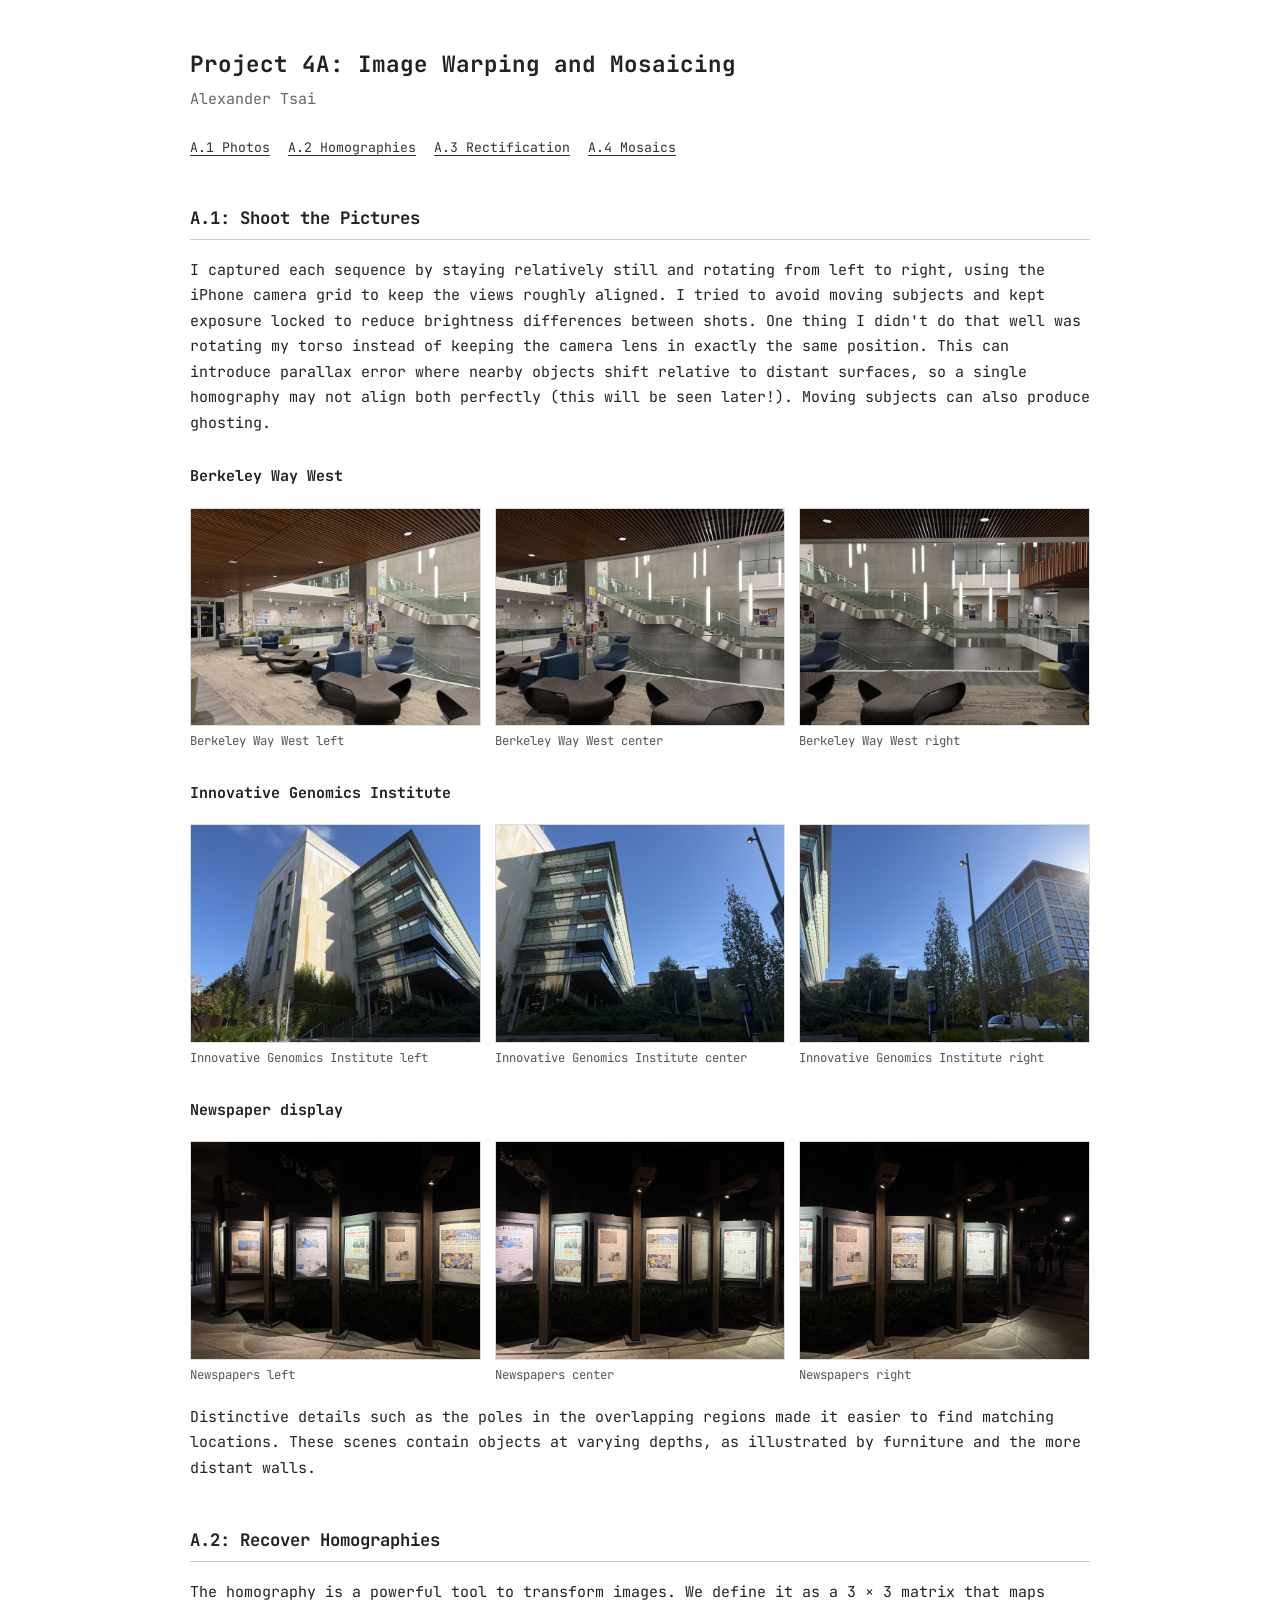
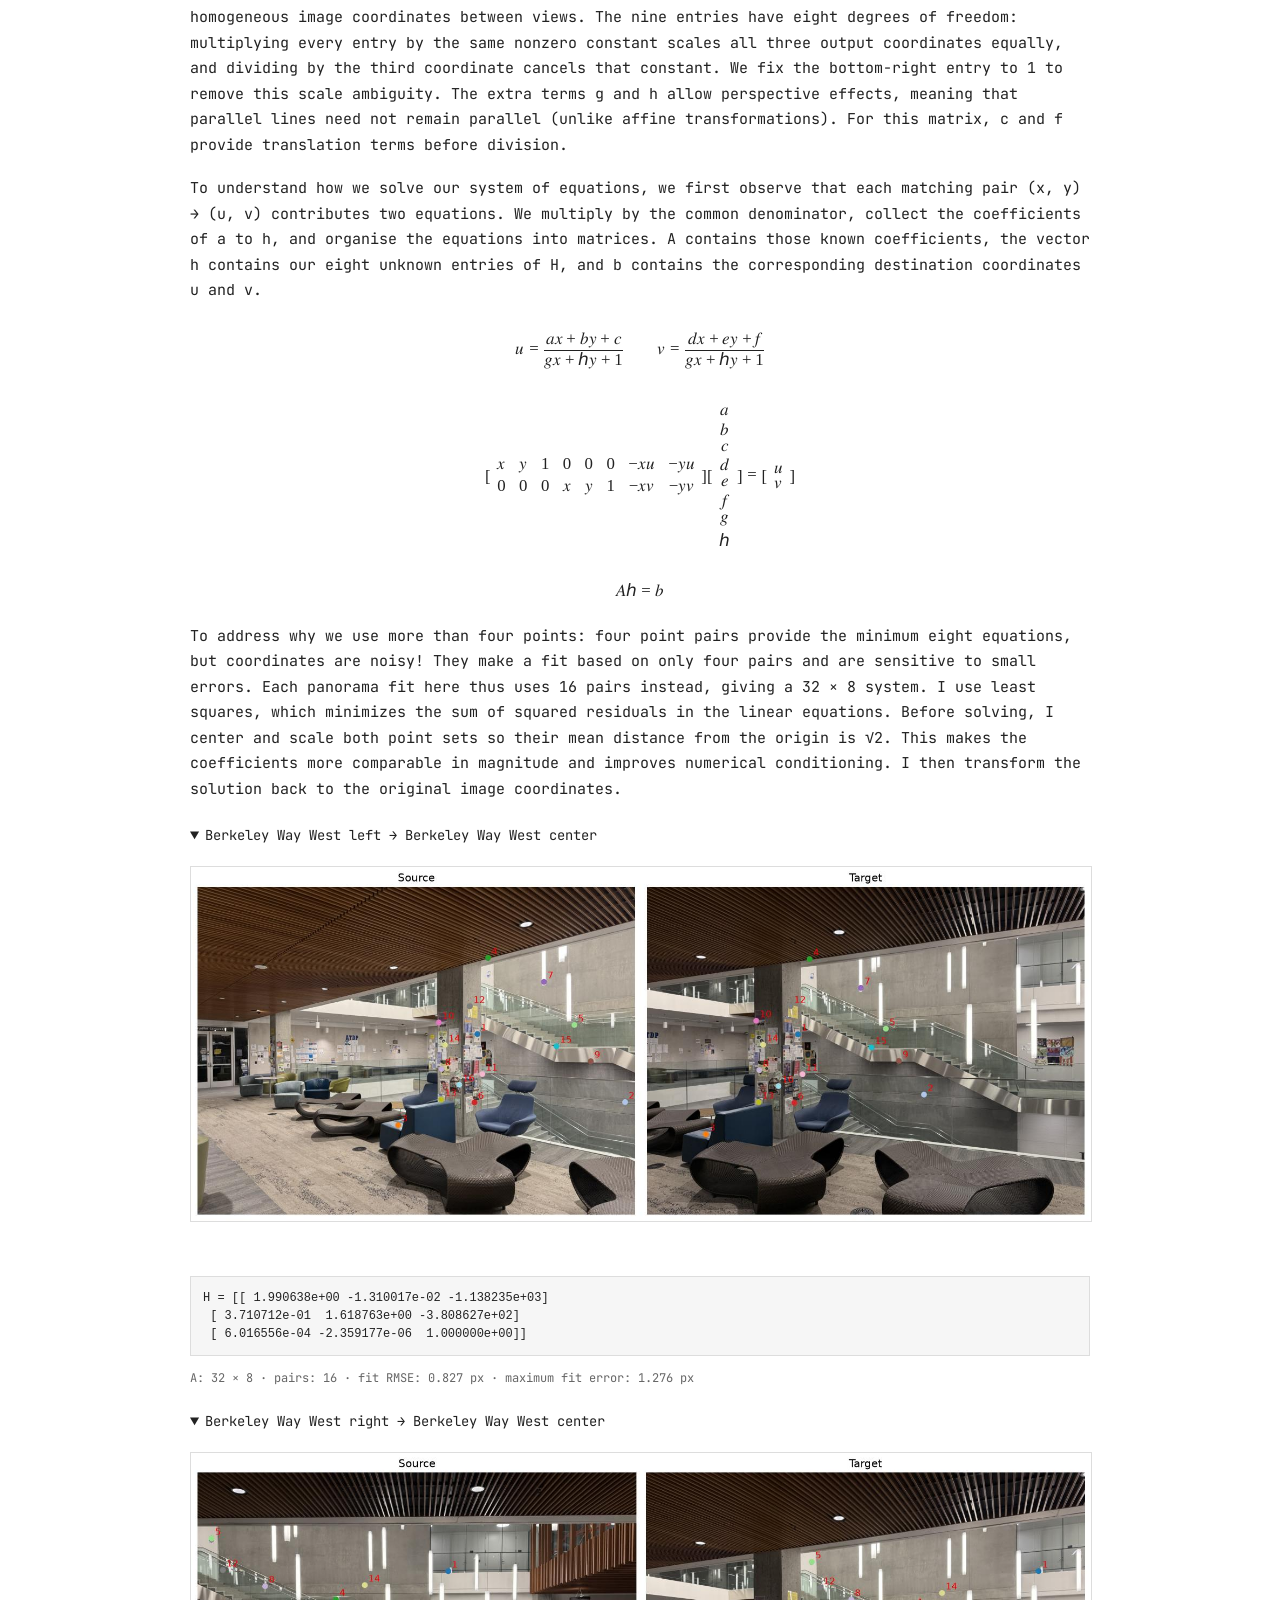
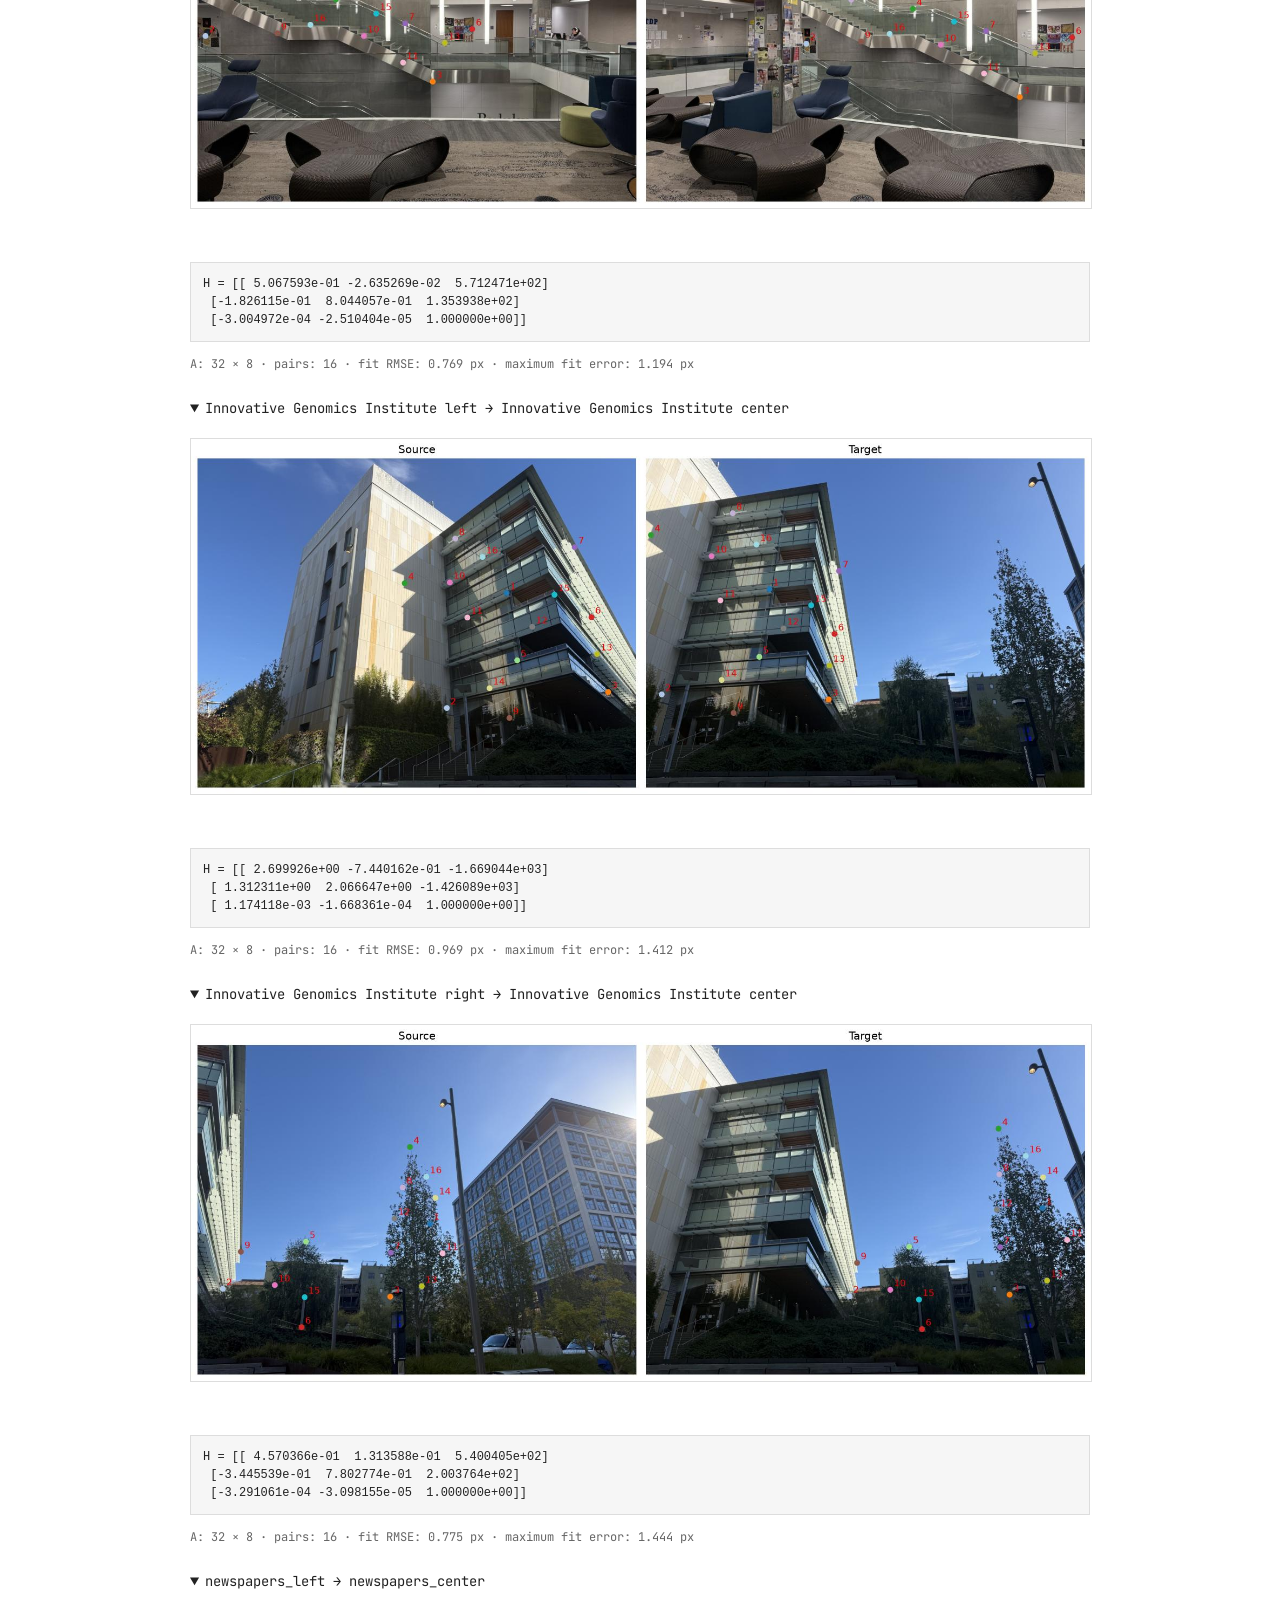
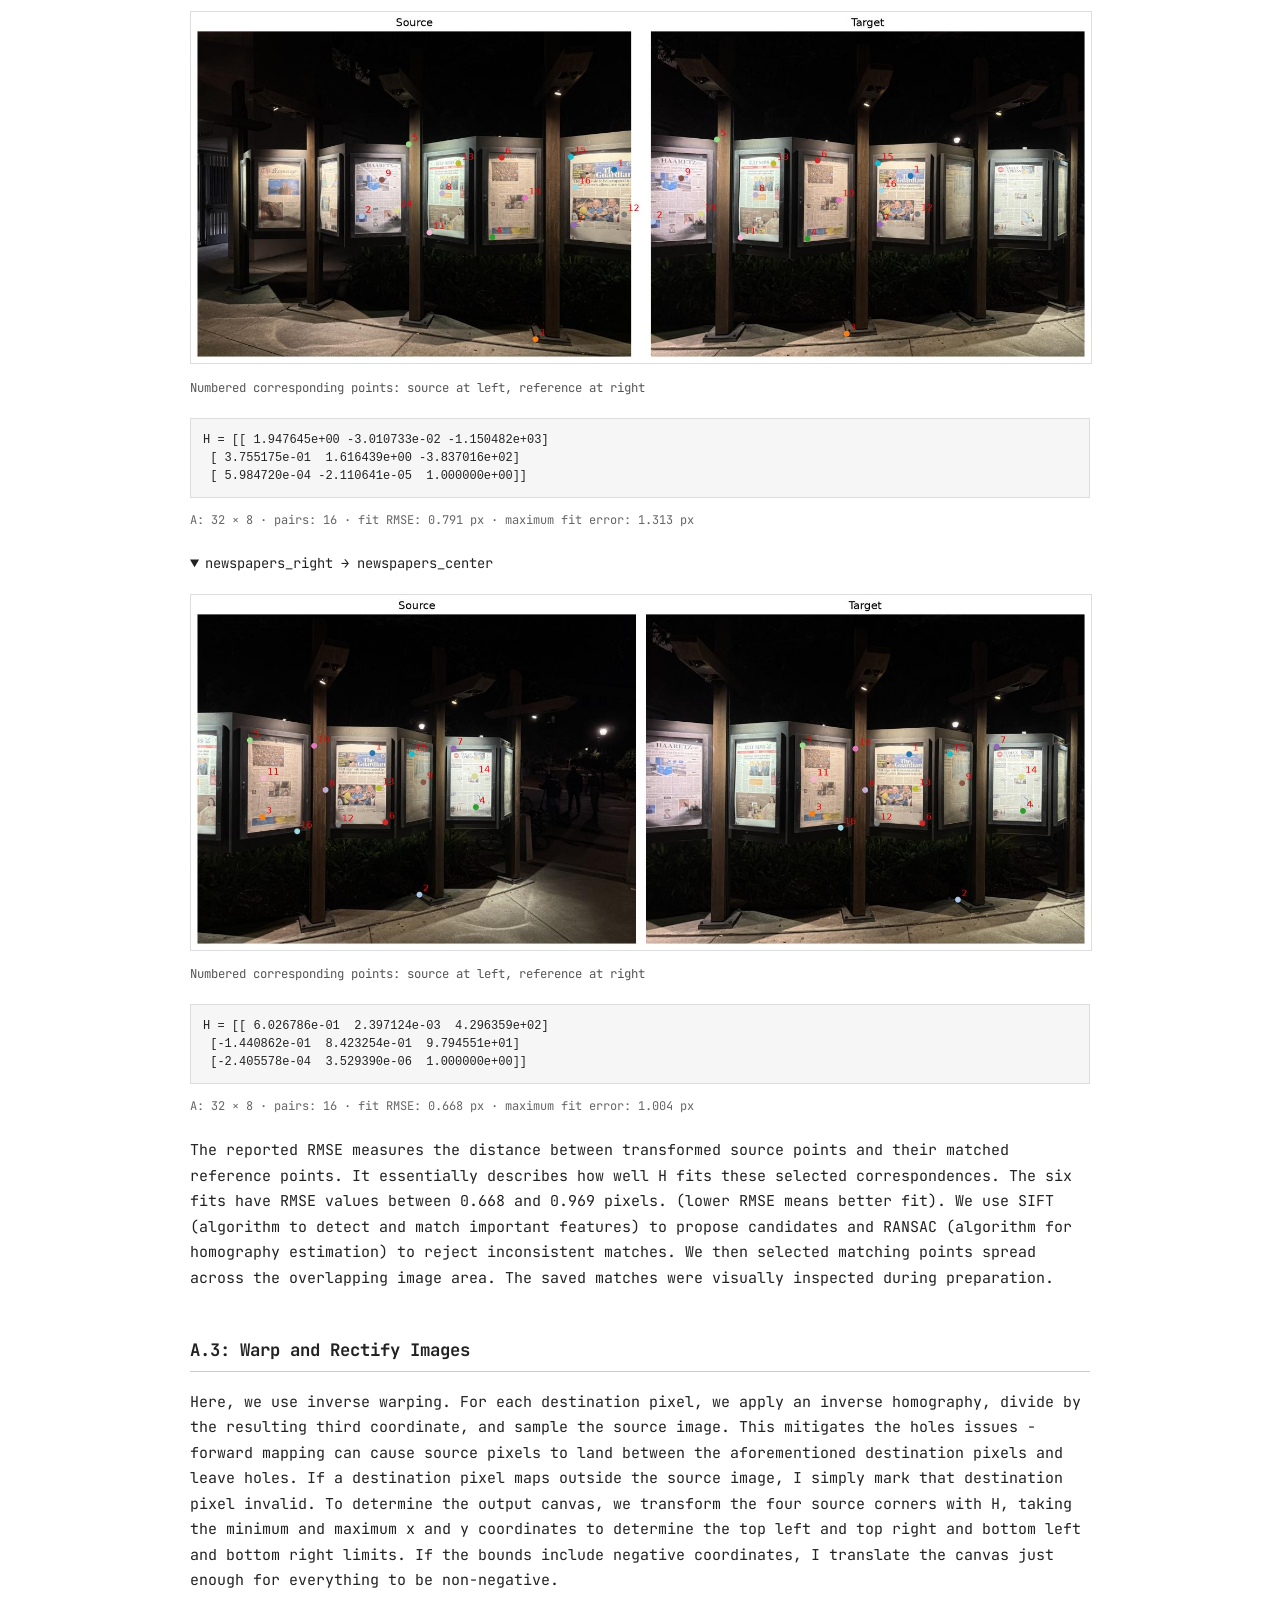
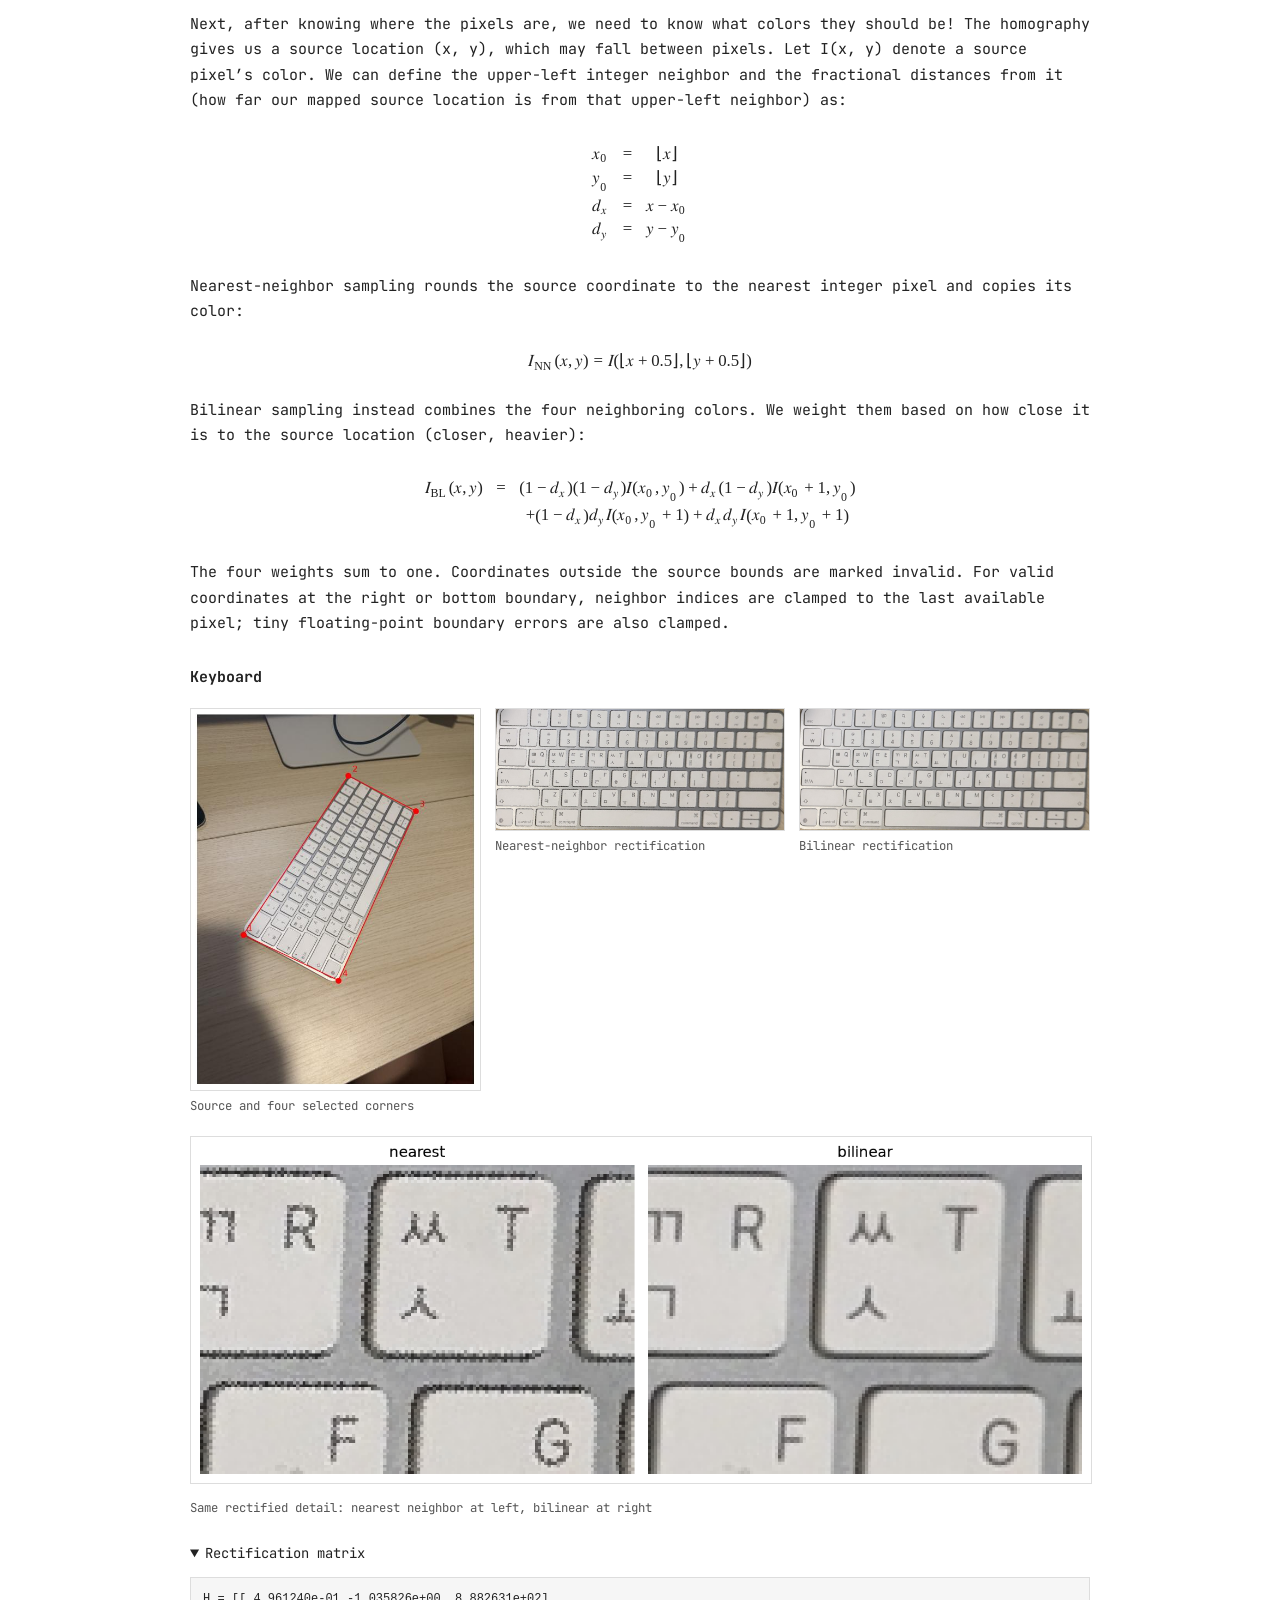
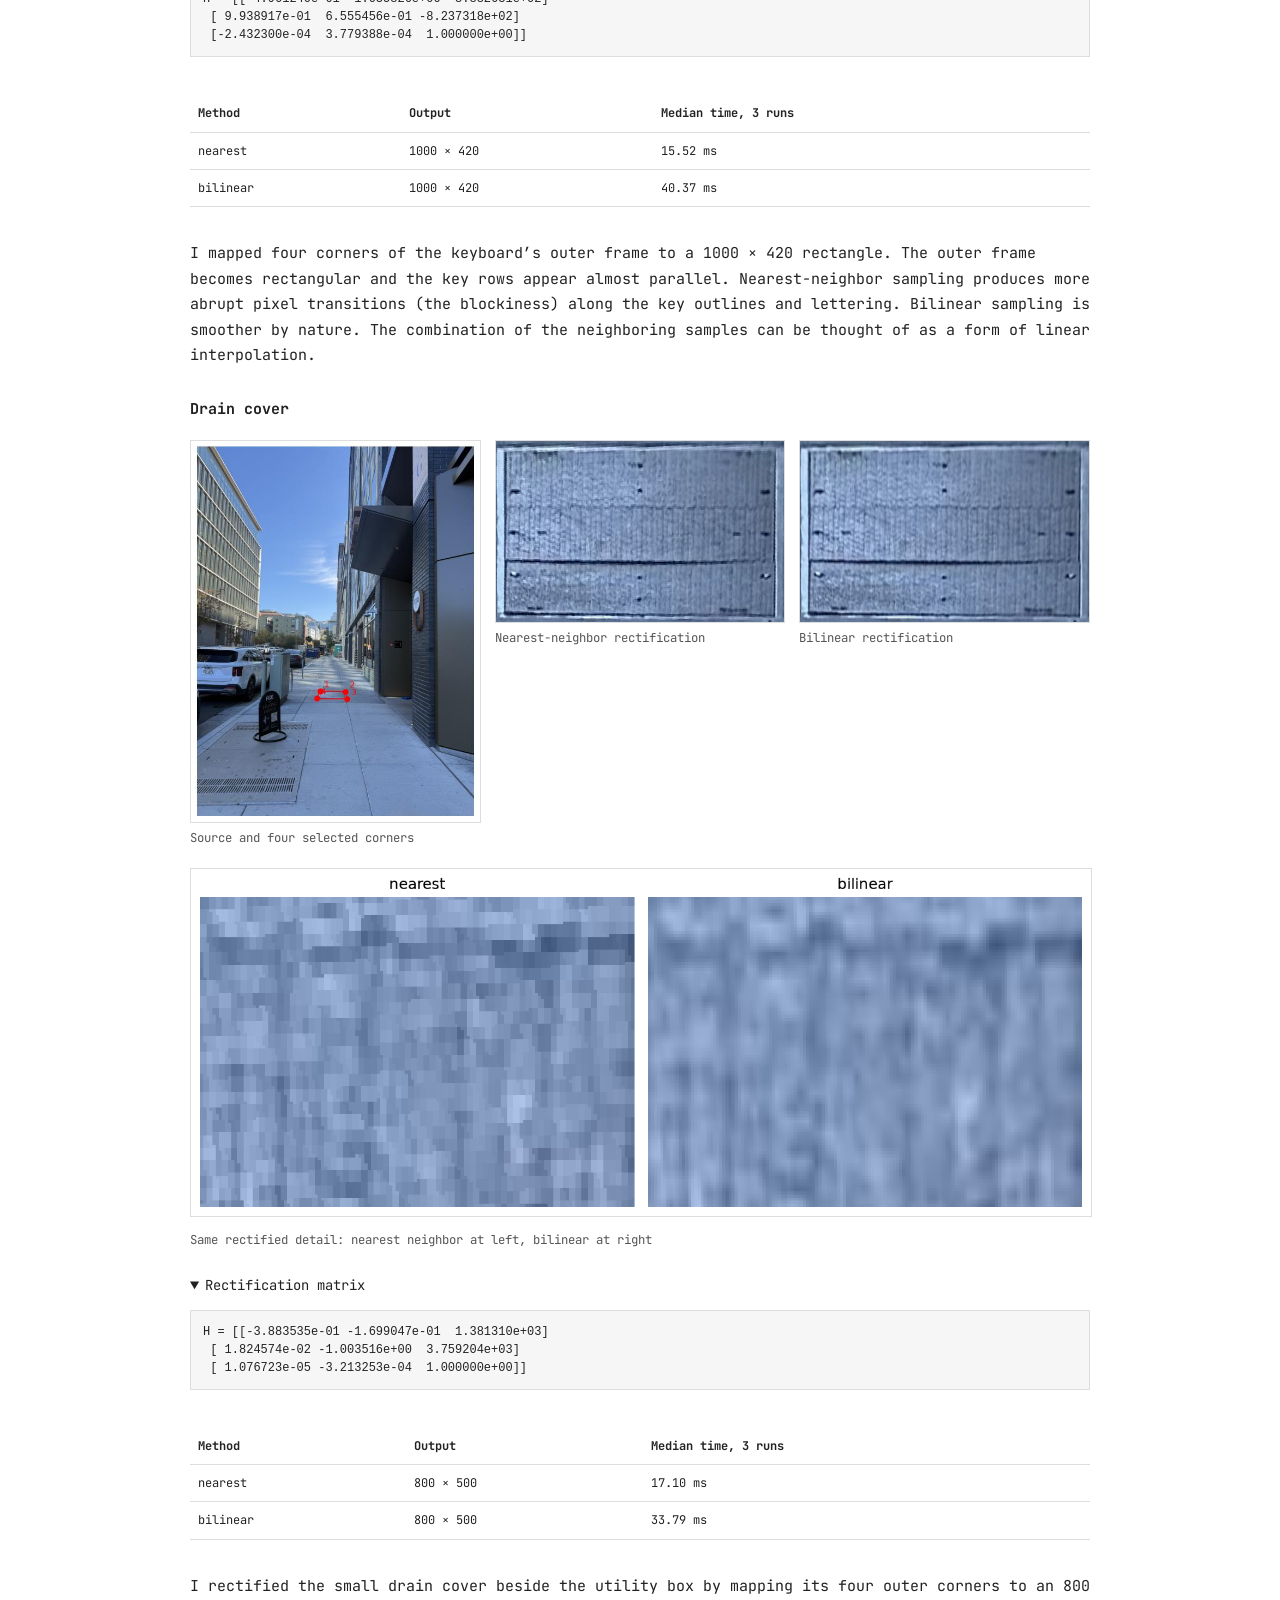
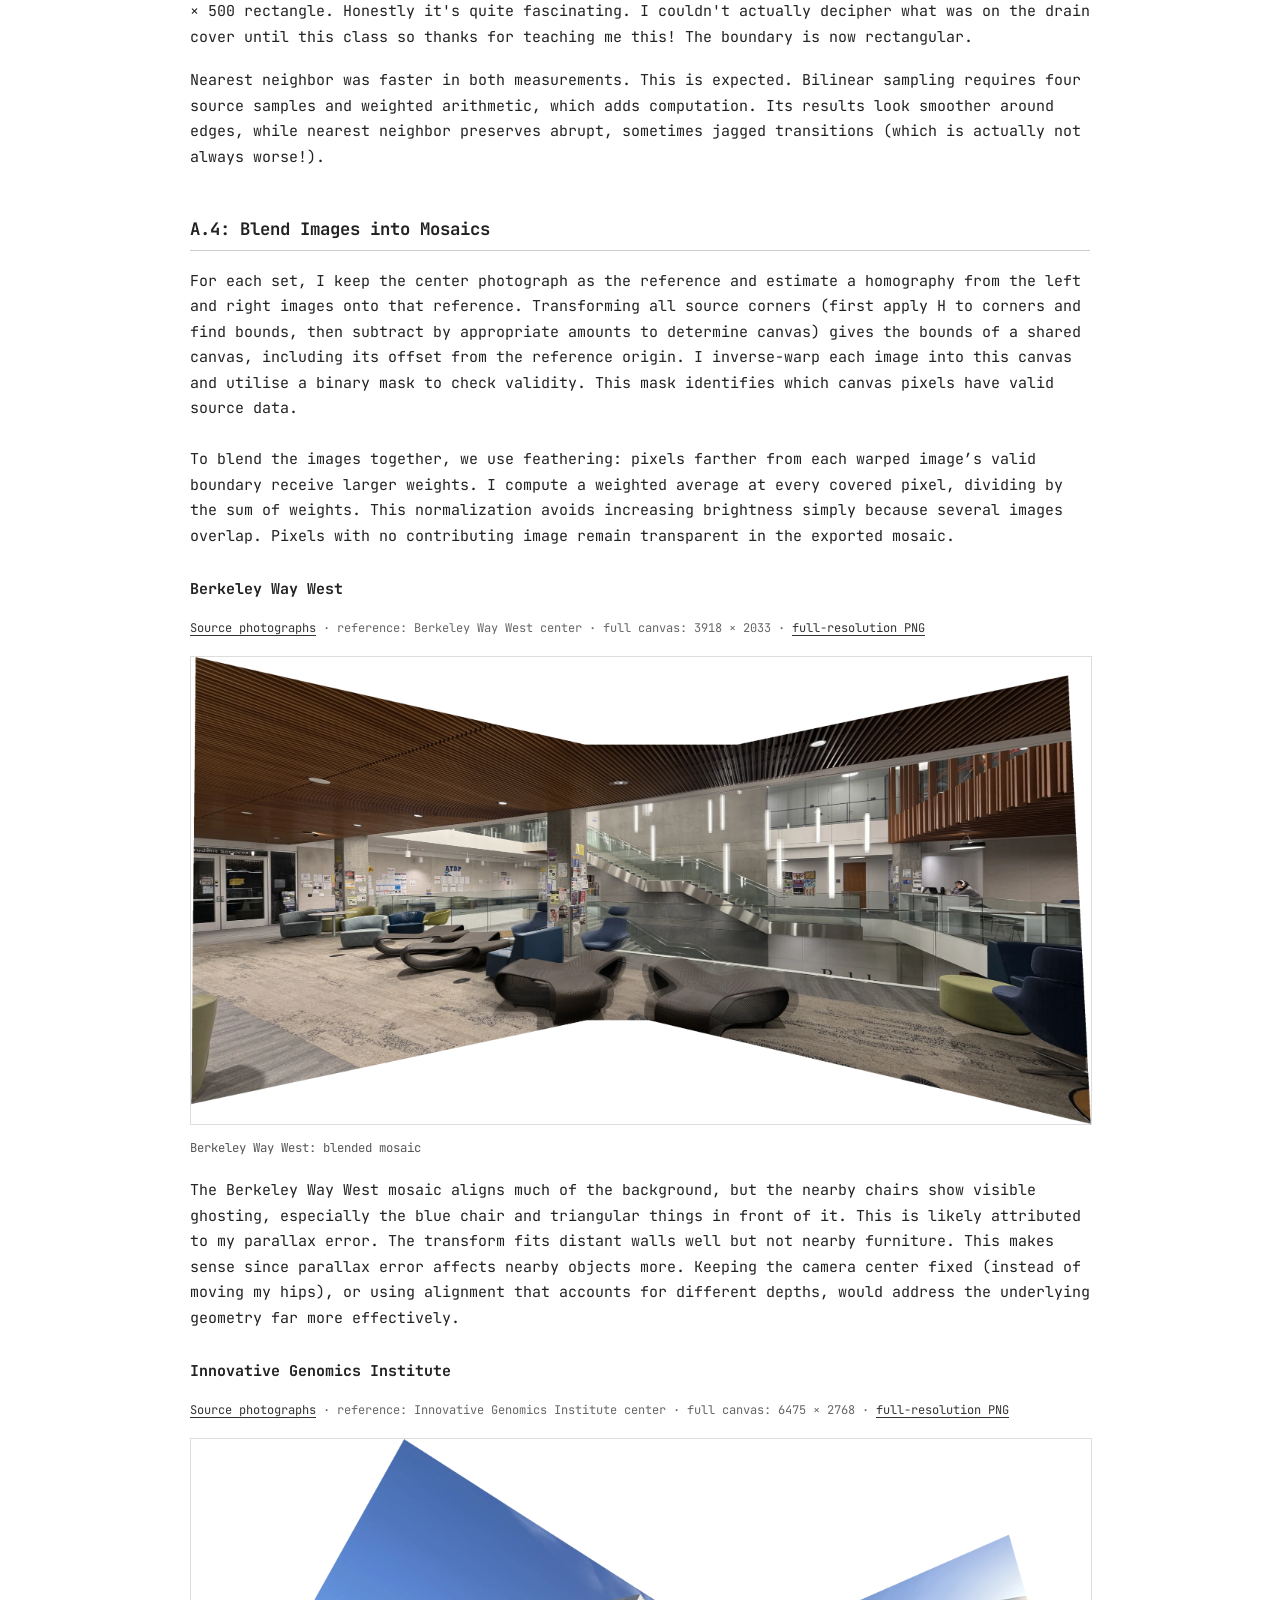
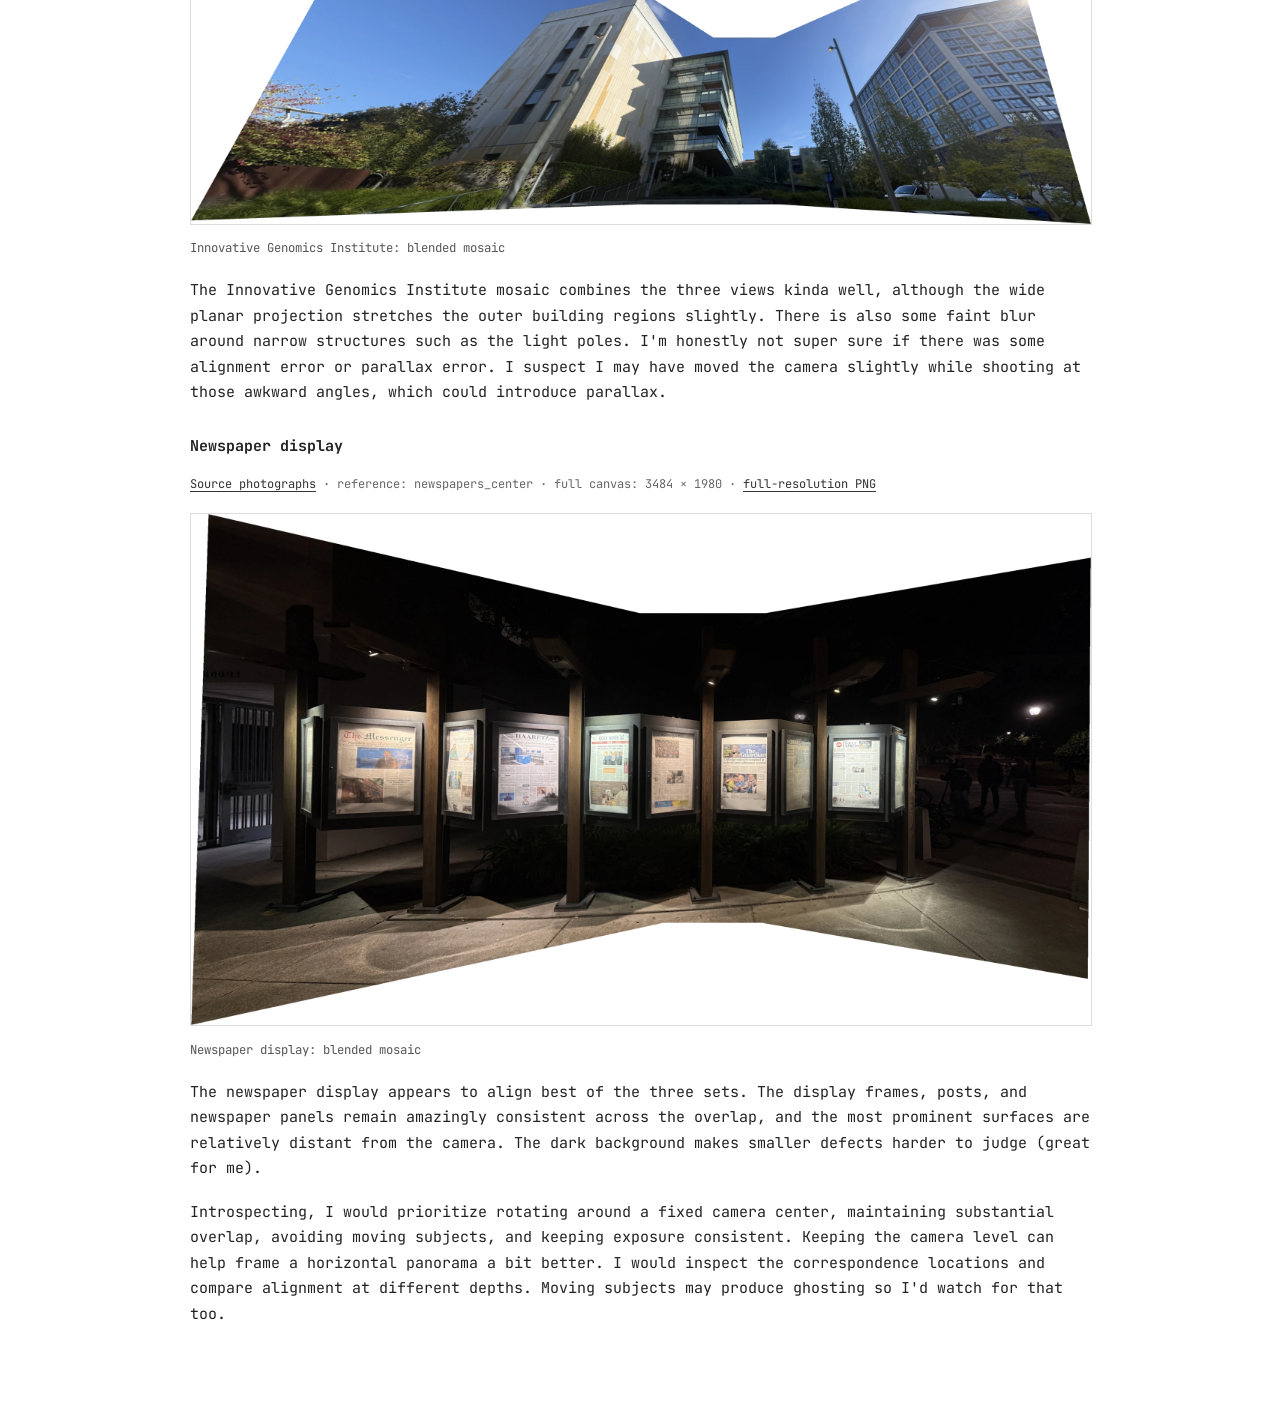
<file: proj4a/index.html>
<!DOCTYPE html>


<html lang="en"><head>
<meta charset="utf-8"/>
<meta content="width=device-width, initial-scale=1" name="viewport"/>
<title>CS180 Project 4A: Image Warping and Mosaicing</title>
<link href="https://fonts.googleapis.com" rel="preconnect"/>
<link crossorigin="" href="https://fonts.gstatic.com" rel="preconnect"/>
<link href="https://fonts.googleapis.com/css2?family=JetBrains+Mono:wght@400;700&amp;display=swap" rel="stylesheet"/>
<style>
  body {
    font-family: "JetBrains Mono", ui-monospace, Menlo, Consolas, monospace;
    font-size: 15px;
    max-width: 900px;
    margin: 0 auto;
    padding: 30px 20px 60px 20px;
    line-height: 1.7;
    color: #222;
    background: #fff;
  }
  h1 { font-size: 1.5em; margin-bottom: 4px; }
  h2 { font-size: 1.15em; border-bottom: 1px solid #ccc; padding-bottom: 6px; margin-top: 44px; }
  h3 { font-size: 1em; margin-top: 28px; }
  .byline { color: #666; margin-top: 0; }
  table.row { width: 100%; border-collapse: collapse; margin-top: 16px; table-layout: fixed; }
  table.row td { vertical-align: top; padding: 6px; text-align: center; }
  img { max-width: 100%; height: auto; border: 1px solid #ddd; }
  .caption { font-size: 0.85em; color: #555; margin-top: 6px; }
  .caption b { color: #222; }
  .wide { text-align: center; margin-top: 16px; }
  .reflection { margin-top: 18px; }
  pre { background: #f6f6f6; border: 1px solid #ddd; padding: 12px; overflow-x: auto; font-size: 0.8em; line-height: 1.5; }
  pre code { font-family: inherit; }
  @media (max-width: 600px) {
    body { font-size: 13px; padding: 20px 14px; }
    table.row:not(.timings), table.row:not(.timings) tbody { display: block; }
    table.row:not(.timings) tr { display: flex; flex-wrap: wrap; }
    table.row:not(.timings) td { box-sizing: border-box; width: 50%; }
    table.timings { font-size: 11px; }
  }
  @media print {
    body { max-width: none; padding: 0; font-size: 12px; line-height: 1.55; }
    h2 { margin-top: 24px; }
    h1, h2, h3 { break-after: avoid; }
    table.row tr, .wide, pre { break-inside: avoid; }
    table.row img { max-height: 65mm; width: auto; }
    .wide img { max-height: 185mm; width: auto; }
    pre { white-space: pre-wrap; overflow-wrap: anywhere; font-size: 9px; }
    .caption { font-size: 8px; }
  }

    figure { margin: 0; min-width: 0; }
    figure a { display: block; }
    .grid { display: grid; grid-template-columns: repeat(3, minmax(0,1fr)); gap: 14px; margin: 18px 0; align-items: start; }
    .grid img { display: block; width: 100%; box-sizing: border-box; }
    figcaption { font-size: .82em; color: #555; margin-top: 6px; line-height: 1.5; }
    .wide { margin: 18px 0; }
    .wide img { max-height: none; }
    .wide figcaption { text-align: left; }
    nav { display: flex; flex-wrap: wrap; gap: 8px 18px; margin: 24px 0; font-size: .88em; }
    a { color: #333; text-underline-offset: 3px; }
    details { margin: 22px 0; }
    summary { cursor: pointer; font-size: .92em; }
    .metrics { width: 100%; border-collapse: collapse; font-size: .8em; margin: 16px 0; }
    .metrics th, .metrics td { border-bottom: 1px solid #ddd; padding: 8px; text-align: left; }
    .scroll { overflow-x: auto; }
    .metadata { font-size: .8em; color: #666; }
    [data-editable] { min-height: 1.7em; }
    @media (max-width: 600px) { .grid { grid-template-columns: 1fr; } h1 { font-size: 1.35em; } }
    @media print { details { break-inside: auto; } .grid figure { break-inside: avoid; } nav { display: none; } }
    
.math-equation { margin: 22px 0; padding: 6px 0; overflow-x: auto; }
.math-equation math { font-size: 1.12em; min-width: max-content; }
@media (max-width: 600px) { .math-equation math { font-size: .95em; } }
</style>
<style>
@media print {
  @page { size: Letter; margin: 15mm 12mm 17mm;
    @bottom-left { content: "https://alexandertsai.github.io/cs180/proj4a/"; font: 7pt monospace; color: #555; }
    @bottom-right { content: counter(page); font: 8pt monospace; color: #555; }
  }
  figure, details, .math-equation, .metrics { break-inside: avoid; }
  .grid { break-inside: avoid; }
  .grid img { max-height: 65mm; object-fit: contain; }
  .wide img { max-height: 155mm; width: auto; max-width: 100%; }
  .wide { break-inside: avoid; }
  h1,h2,h3,summary { break-after: avoid; }
  [data-editable] { outline: none; }
}
</style></head>
<body>
<h1 data-editable="true" id="editable-1">Project 4A: Image Warping and Mosaicing</h1>
<p class="byline" data-editable="true" id="byline">Alexander Tsai</p>
<nav><a data-editable="true" href="#a1" id="editable-2">A.1 Photos</a><a data-editable="true" href="#a2" id="editable-3">A.2 Homographies</a><a data-editable="true" href="#a3" id="editable-4">A.3 Rectification</a><a data-editable="true" href="#a4" id="editable-5">A.4 Mosaics</a></nav>
<h2 data-editable="true" id="a1">A.1: Shoot the Pictures</h2>
<p class="reflection" data-editable="true" id="capture-answer">I captured each sequence by staying relatively still and rotating from left to right, using the iPhone camera grid to keep the views roughly aligned. I tried to avoid moving subjects and kept exposure locked to reduce brightness differences between shots. One thing I didn't do that well was rotating my torso instead of keeping the camera lens in exactly the same position. This can introduce parallax error where nearby objects shift relative to distant surfaces, so a single homography may not align both perfectly (this will be seen later!). Moving subjects can also produce ghosting.</p>
<h3 data-editable="true" id="mosaic1-sources">Berkeley Way West</h3>
<div class="grid">
<figure class=""><a href="images/lobby_left.jpg"><img alt="Berkeley Way West left" height="1200" src="images/lobby_left.jpg" width="1600"/></a><figcaption data-editable="true" id="editable-6">Berkeley Way West left</figcaption></figure>
<figure class=""><a href="images/lobby_center.jpg"><img alt="Berkeley Way West center" height="1200" src="images/lobby_center.jpg" width="1600"/></a><figcaption data-editable="true" id="editable-7">Berkeley Way West center</figcaption></figure>
<figure class=""><a href="images/lobby_right.jpg"><img alt="Berkeley Way West right" height="1200" src="images/lobby_right.jpg" width="1600"/></a><figcaption data-editable="true" id="editable-8">Berkeley Way West right</figcaption></figure>
</div>
<h3 data-editable="true" id="mosaic2-sources">Innovative Genomics Institute</h3>
<div class="grid">
<figure class=""><a href="images/campus_left.jpg"><img alt="Innovative Genomics Institute left" height="1200" src="images/campus_left.jpg" width="1600"/></a><figcaption data-editable="true" id="editable-9">Innovative Genomics Institute left</figcaption></figure>
<figure class=""><a href="images/campus_center.jpg"><img alt="Innovative Genomics Institute center" height="1200" src="images/campus_center.jpg" width="1600"/></a><figcaption data-editable="true" id="editable-10">Innovative Genomics Institute center</figcaption></figure>
<figure class=""><a href="images/campus_right.jpg"><img alt="Innovative Genomics Institute right" height="1200" src="images/campus_right.jpg" width="1600"/></a><figcaption data-editable="true" id="editable-11">Innovative Genomics Institute right</figcaption></figure>
</div>
<h3 data-editable="true" id="mosaic3-sources">Newspaper display</h3>
<div class="grid">
<figure class=""><a href="images/newspapers_left.jpg"><img alt="Newspapers left" height="1200" src="images/newspapers_left.jpg" width="1600"/></a><figcaption data-editable="true" id="editable-12">Newspapers left</figcaption></figure>
<figure class=""><a href="images/newspapers_center.jpg"><img alt="Newspapers center" height="1200" src="images/newspapers_center.jpg" width="1600"/></a><figcaption data-editable="true" id="editable-13">Newspapers center</figcaption></figure>
<figure class=""><a href="images/newspapers_right.jpg"><img alt="Newspapers right" height="1200" src="images/newspapers_right.jpg" width="1600"/></a><figcaption data-editable="true" id="editable-14">Newspapers right</figcaption></figure>
</div>
<p class="reflection" data-editable="true" id="capture-overlap">Distinctive details such as the poles in the overlapping regions made it easier to find matching locations. These scenes contain objects at varying depths, as illustrated by furniture and the more distant walls. </p>
<h2 data-editable="true" id="a2">A.2: Recover Homographies</h2>
<p class="reflection" data-editable="true" id="homography-model">The homography is a powerful tool to transform images. We define it as a 3 × 3 matrix that maps homogeneous image coordinates between views. The nine entries have eight degrees of freedom: multiplying every entry by the same nonzero constant scales all three output coordinates equally, and dividing by the third coordinate cancels that constant. We fix the bottom-right entry to 1 to remove this scale ambiguity. The extra terms g and h allow perspective effects, meaning that parallel lines need not remain parallel (unlike affine transformations). For this matrix, c and f provide translation terms before division.</p>
<p class="reflection" data-editable="true" id="homography-system">To understand how we solve our system of equations, we first observe that each matching pair (x, y) → (u, v) contributes two equations. We multiply by the common denominator, collect the coefficients of a to h, and organise the equations into matrices. A contains those known coefficients, the vector h contains our eight unknown entries of H, and b contains the corresponding destination coordinates u and v.</p>
<div class="math-equation"><math aria-label="Homography coordinate equations" display="block" xmlns="http://www.w3.org/1998/Math/MathML"><mrow><mrow><mi>u</mi><mo>=</mo><mfrac><mrow><mi>a</mi><mi>x</mi><mo>+</mo><mi>b</mi><mi>y</mi><mo>+</mo><mi>c</mi></mrow><mrow><mi>g</mi><mi>x</mi><mo>+</mo><mi>h</mi><mi>y</mi><mo>+</mo><mn>1</mn></mrow></mfrac></mrow><mspace width="2em"></mspace><mrow><mi>v</mi><mo>=</mo><mfrac><mrow><mi>d</mi><mi>x</mi><mo>+</mo><mi>e</mi><mi>y</mi><mo>+</mo><mi>f</mi></mrow><mrow><mi>g</mi><mi>x</mi><mo>+</mo><mi>h</mi><mi>y</mi><mo>+</mo><mn>1</mn></mrow></mfrac></mrow></mrow></math></div>
<div class="math-equation"><math aria-label="Two linear equations contributed by each matching point pair" display="block" xmlns="http://www.w3.org/1998/Math/MathML"><mrow><mrow><mo stretchy="true">[</mo><mtable><mtr><mtd><mi>x</mi></mtd><mtd><mi>y</mi></mtd><mtd><mn>1</mn></mtd><mtd><mn>0</mn></mtd><mtd><mn>0</mn></mtd><mtd><mn>0</mn></mtd><mtd><mrow><mo>−</mo><mi>x</mi><mi>u</mi></mrow></mtd><mtd><mrow><mo>−</mo><mi>y</mi><mi>u</mi></mrow></mtd></mtr><mtr><mtd><mn>0</mn></mtd><mtd><mn>0</mn></mtd><mtd><mn>0</mn></mtd><mtd><mi>x</mi></mtd><mtd><mi>y</mi></mtd><mtd><mn>1</mn></mtd><mtd><mrow><mo>−</mo><mi>x</mi><mi>v</mi></mrow></mtd><mtd><mrow><mo>−</mo><mi>y</mi><mi>v</mi></mrow></mtd></mtr></mtable><mo stretchy="true">]</mo></mrow><mrow><mo stretchy="true">[</mo><mtable><mtr><mtd><mi>a</mi></mtd></mtr><mtr><mtd><mi>b</mi></mtd></mtr><mtr><mtd><mi>c</mi></mtd></mtr><mtr><mtd><mi>d</mi></mtd></mtr><mtr><mtd><mi>e</mi></mtd></mtr><mtr><mtd><mi>f</mi></mtd></mtr><mtr><mtd><mi>g</mi></mtd></mtr><mtr><mtd><mi>h</mi></mtd></mtr></mtable><mo stretchy="true">]</mo></mrow><mo>=</mo><mrow><mo stretchy="true">[</mo><mtable><mtr><mtd><mi>u</mi></mtd></mtr><mtr><mtd><mi>v</mi></mtd></mtr></mtable><mo stretchy="true">]</mo></mrow></mrow></math></div>

<div class="math-equation"><math aria-label="Stacked linear system A h equals b" display="block" xmlns="http://www.w3.org/1998/Math/MathML"><mrow><mi>A</mi><mi mathvariant="bold">h</mi><mo>=</mo><mi mathvariant="bold">b</mi></mrow></math></div>
<p class="reflection" data-editable="true" id="homography-solve">To address why we use more than four points: four point pairs provide the minimum eight equations, but coordinates are noisy! They make a fit based on only four pairs and are sensitive to small errors. Each panorama fit here thus uses 16 pairs instead, giving a 32 × 8 system. I use least squares, which minimizes the sum of squared residuals in the linear equations. Before solving, I center and scale both point sets so their mean distance from the origin is √2. This makes the coefficients more comparable in magnitude and improves numerical conditioning. I then transform the solution back to the original image coordinates.</p>

<details open=""><summary data-editable="true" id="editable-16">Berkeley Way West left → Berkeley Way West center</summary>
<figure class="wide"><a href="images/lobby_left_matches.jpg"><img alt="Numbered corresponding points: source at left, reference at right" height="657" src="images/lobby_left_matches.jpg" width="1668"/></a><figcaption data-editable="true" id="editable-17"><br/></figcaption></figure>
<pre data-editable="true" id="editable-18"><code>H = [[ 1.990638e+00 -1.310017e-02 -1.138235e+03]
 [ 3.710712e-01  1.618763e+00 -3.808627e+02]
 [ 6.016556e-04 -2.359177e-06  1.000000e+00]]</code></pre>
<p class="metadata" data-editable="true" id="editable-19">A: 32 × 8 · pairs: 16 · fit RMSE: 0.827 px · maximum fit error: 1.276 px</p>
</details>
<details open=""><summary data-editable="true" id="editable-20">Berkeley Way West right → Berkeley Way West center</summary>
<figure class="wide"><a href="images/lobby_right_matches.jpg"><img alt="Numbered corresponding points: source at left, reference at right" height="658" src="images/lobby_right_matches.jpg" width="1667"/></a><figcaption data-editable="true" id="editable-21"><br/></figcaption></figure>
<pre data-editable="true" id="editable-22"><code>H = [[ 5.067593e-01 -2.635269e-02  5.712471e+02]
 [-1.826115e-01  8.044057e-01  1.353938e+02]
 [-3.004972e-04 -2.510404e-05  1.000000e+00]]</code></pre>
<p class="metadata" data-editable="true" id="editable-23">A: 32 × 8 · pairs: 16 · fit RMSE: 0.769 px · maximum fit error: 1.194 px</p>
</details>
<details open=""><summary data-editable="true" id="editable-24">Innovative Genomics Institute left → Innovative Genomics Institute center</summary>
<figure class="wide"><a href="images/campus_left_matches.jpg"><img alt="Numbered corresponding points: source at left, reference at right" height="658" src="images/campus_left_matches.jpg" width="1668"/></a><figcaption data-editable="true" id="editable-25"><br/></figcaption></figure>
<pre data-editable="true" id="editable-26"><code>H = [[ 2.699926e+00 -7.440162e-01 -1.669044e+03]
 [ 1.312311e+00  2.066647e+00 -1.426089e+03]
 [ 1.174118e-03 -1.668361e-04  1.000000e+00]]</code></pre>
<p class="metadata" data-editable="true" id="editable-27">A: 32 × 8 · pairs: 16 · fit RMSE: 0.969 px · maximum fit error: 1.412 px</p>
</details>
<details open=""><summary data-editable="true" id="editable-28">Innovative Genomics Institute right → Innovative Genomics Institute center</summary>
<figure class="wide"><a href="images/campus_right_matches.jpg"><img alt="Numbered corresponding points: source at left, reference at right" height="657" src="images/campus_right_matches.jpg" width="1663"/></a><figcaption data-editable="true" id="editable-29"><br/></figcaption></figure>
<pre data-editable="true" id="editable-30"><code>H = [[ 4.570366e-01  1.313588e-01  5.400405e+02]
 [-3.445539e-01  7.802774e-01  2.003764e+02]
 [-3.291061e-04 -3.098155e-05  1.000000e+00]]</code></pre>
<p class="metadata" data-editable="true" id="editable-31">A: 32 × 8 · pairs: 16 · fit RMSE: 0.775 px · maximum fit error: 1.444 px</p>
</details>
<details open=""><summary data-editable="true" id="editable-32">newspapers_left → newspapers_center</summary>
<figure class="wide"><a href="images/newspapers_left_matches.jpg"><img alt="Numbered corresponding points: source at left, reference at right" height="651" src="images/newspapers_left_matches.jpg" width="1668"/></a><figcaption data-editable="true" id="editable-33">Numbered corresponding points: source at left, reference at right</figcaption></figure>
<pre data-editable="true" id="editable-34"><code>H = [[ 1.947645e+00 -3.010733e-02 -1.150482e+03]
 [ 3.755175e-01  1.616439e+00 -3.837016e+02]
 [ 5.984720e-04 -2.110641e-05  1.000000e+00]]</code></pre>
<p class="metadata" data-editable="true" id="editable-35">A: 32 × 8 · pairs: 16 · fit RMSE: 0.791 px · maximum fit error: 1.313 px</p>
</details>
<details open=""><summary data-editable="true" id="editable-36">newspapers_right → newspapers_center</summary>
<figure class="wide"><a href="images/newspapers_right_matches.jpg"><img alt="Numbered corresponding points: source at left, reference at right" height="658" src="images/newspapers_right_matches.jpg" width="1668"/></a><figcaption data-editable="true" id="editable-37">Numbered corresponding points: source at left, reference at right</figcaption></figure>
<pre data-editable="true" id="editable-38"><code>H = [[ 6.026786e-01  2.397124e-03  4.296359e+02]
 [-1.440862e-01  8.423254e-01  9.794551e+01]
 [-2.405578e-04  3.529390e-06  1.000000e+00]]</code></pre>
<p class="metadata" data-editable="true" id="editable-39">A: 32 × 8 · pairs: 16 · fit RMSE: 0.668 px · maximum fit error: 1.004 px</p>
</details>
<p class="reflection" data-editable="true" id="homography-evidence">The reported RMSE measures the distance between transformed source points and their matched reference points. It essentially describes how well H fits these selected correspondences. The six fits have RMSE values between 0.668 and 0.969 pixels. (lower RMSE means better fit). We use SIFT (algorithm to detect and match important features) to propose candidates and RANSAC (algorithm for homography estimation) to reject inconsistent matches. We then selected matching points spread across the overlapping image area. The saved matches were visually inspected during preparation.</p>
<h2 data-editable="true" id="a3">A.3: Warp and Rectify Images</h2>
<p class="reflection" data-editable="true" id="warp-geometry">Here, we use inverse warping. For each destination pixel, we apply an inverse homography, divide by the resulting third coordinate, and sample the source image. This mitigates the holes issues - forward mapping can cause source pixels to land between the aforementioned destination pixels and leave holes. If a destination pixel maps outside the source image, I simply mark that destination pixel invalid. To determine the output canvas, we transform the four source corners with H, taking the minimum and maximum x and y coordinates to determine the top left and top right and bottom left and bottom right limits. If the bounds include negative coordinates, I translate the canvas just enough for everything to be non-negative.</p>
<p class="reflection" data-editable="true" id="interpolation-method">Next, after knowing where the pixels are, we need to know what colors they should be! The homography gives us a source location (x, y), which may fall between pixels. Let I(x, y) denote a source pixel’s color. We can define the upper-left integer neighbor and the fractional distances from it (how far our mapped source location is from that upper-left neighbor) as:</p>
<div class="math-equation"><math aria-label="Integer neighbors and fractional source coordinates" display="block" xmlns="http://www.w3.org/1998/Math/MathML"><mtable columnalign="right center left"><mtr><mtd><msub><mi>x</mi><mn>0</mn></msub></mtd><mtd><mo>=</mo></mtd><mtd><mrow><mo>⌊</mo><mi>x</mi><mo>⌋</mo></mrow></mtd></mtr><mtr><mtd><msub><mi>y</mi><mn>0</mn></msub></mtd><mtd><mo>=</mo></mtd><mtd><mrow><mo>⌊</mo><mi>y</mi><mo>⌋</mo></mrow></mtd></mtr><mtr><mtd><msub><mi>d</mi><mi>x</mi></msub></mtd><mtd><mo>=</mo></mtd><mtd><mrow><mi>x</mi><mo>−</mo><msub><mi>x</mi><mn>0</mn></msub></mrow></mtd></mtr><mtr><mtd><msub><mi>d</mi><mi>y</mi></msub></mtd><mtd><mo>=</mo></mtd><mtd><mrow><mi>y</mi><mo>−</mo><msub><mi>y</mi><mn>0</mn></msub></mrow></mtd></mtr></mtable></math></div>
<p class="reflection" data-editable="true" id="interpolation-nearest">Nearest-neighbor sampling rounds the source coordinate to the nearest integer pixel and copies its color:</p>
<div class="math-equation"><math aria-label="Nearest-neighbor color sampling" display="block" xmlns="http://www.w3.org/1998/Math/MathML"><mrow><msub><mi>I</mi><mi>NN</mi></msub><mrow><mo>(</mo><mi>x</mi><mo>,</mo><mi>y</mi><mo>)</mo></mrow><mo>=</mo><mrow><mi>I</mi><mrow><mo>(</mo><mrow><mo>⌊</mo><mrow><mi>x</mi><mo>+</mo><mn>0.5</mn></mrow><mo>⌋</mo></mrow><mo>,</mo><mrow><mo>⌊</mo><mrow><mi>y</mi><mo>+</mo><mn>0.5</mn></mrow><mo>⌋</mo></mrow><mo>)</mo></mrow></mrow></mrow></math></div>
<p class="reflection" data-editable="true" id="interpolation-bilinear">Bilinear sampling instead combines the four neighboring colors. We weight them based on how close it is to the source location (closer, heavier):</p>
<div class="math-equation"><math aria-label="Bilinear weighted average of four neighboring pixel colors" display="block" xmlns="http://www.w3.org/1998/Math/MathML"><mtable columnalign="right center left"><mtr><mtd><mrow><msub><mi>I</mi><mi>BL</mi></msub><mrow><mo>(</mo><mi>x</mi><mo>,</mo><mi>y</mi><mo>)</mo></mrow></mrow></mtd><mtd><mo>=</mo></mtd><mtd><mrow><mrow><mrow><mo>(</mo><mn>1</mn><mo>−</mo><msub><mi>d</mi><mi>x</mi></msub><mo>)</mo></mrow><mrow><mo>(</mo><mn>1</mn><mo>−</mo><msub><mi>d</mi><mi>y</mi></msub><mo>)</mo></mrow><mrow><mi>I</mi><mrow><mo>(</mo><msub><mi>x</mi><mn>0</mn></msub><mo>,</mo><msub><mi>y</mi><mn>0</mn></msub><mo>)</mo></mrow></mrow></mrow><mo>+</mo><mrow><msub><mi>d</mi><mi>x</mi></msub><mrow><mo>(</mo><mn>1</mn><mo>−</mo><msub><mi>d</mi><mi>y</mi></msub><mo>)</mo></mrow><mrow><mi>I</mi><mrow><mo>(</mo><mrow><msub><mi>x</mi><mn>0</mn></msub><mo>+</mo><mn>1</mn></mrow><mo>,</mo><msub><mi>y</mi><mn>0</mn></msub><mo>)</mo></mrow></mrow></mrow></mrow></mtd></mtr><mtr><mtd></mtd><mtd></mtd><mtd><mrow><mo>+</mo><mrow><mrow><mo>(</mo><mn>1</mn><mo>−</mo><msub><mi>d</mi><mi>x</mi></msub><mo>)</mo></mrow><msub><mi>d</mi><mi>y</mi></msub><mrow><mi>I</mi><mrow><mo>(</mo><msub><mi>x</mi><mn>0</mn></msub><mo>,</mo><mrow><msub><mi>y</mi><mn>0</mn></msub><mo>+</mo><mn>1</mn></mrow><mo>)</mo></mrow></mrow></mrow><mo>+</mo><mrow><msub><mi>d</mi><mi>x</mi></msub><msub><mi>d</mi><mi>y</mi></msub><mrow><mi>I</mi><mrow><mo>(</mo><mrow><msub><mi>x</mi><mn>0</mn></msub><mo>+</mo><mn>1</mn></mrow><mo>,</mo><mrow><msub><mi>y</mi><mn>0</mn></msub><mo>+</mo><mn>1</mn></mrow><mo>)</mo></mrow></mrow></mrow></mrow></mtd></mtr></mtable></math></div>
<p class="reflection" data-editable="true" id="interpolation-boundaries">The four weights sum to one. Coordinates outside the source bounds are marked invalid. For valid coordinates at the right or bottom boundary, neighbor indices are clamped to the last available pixel; tiny floating-point boundary errors are also clamped.</p>
<h3 data-editable="true" id="editable-40">Keyboard</h3>
<div class="grid">
<figure class=""><a href="images/keyboard_corners.jpg"><img alt="Source and four selected corners" height="699" src="images/keyboard_corners.jpg" width="530"/></a><figcaption data-editable="true" id="editable-41">Source and four selected corners</figcaption></figure>
<figure class=""><a href="images/keyboard_nearest.png"><img alt="Nearest-neighbor rectification" height="420" src="images/keyboard_nearest.png" width="1000"/></a><figcaption data-editable="true" id="editable-42">Nearest-neighbor rectification</figcaption></figure>
<figure class=""><a href="images/keyboard_bilinear.png"><img alt="Bilinear rectification" height="420" src="images/keyboard_bilinear.png" width="1000"/></a><figcaption data-editable="true" id="editable-43">Bilinear rectification</figcaption></figure>
</div>

<figure class="wide"><a href="images/keyboard_detail.png"><img alt="Same rectified detail: nearest neighbor at left, bilinear at right" height="534" src="images/keyboard_detail.png" width="1386"/></a><figcaption data-editable="true" id="editable-45">Same rectified detail: nearest neighbor at left, bilinear at right</figcaption></figure>
<details open=""><summary data-editable="true" id="editable-46">Rectification matrix</summary><pre data-editable="true" id="editable-47"><code>H = [[ 4.961240e-01 -1.035826e+00  8.882631e+02]
 [ 9.938917e-01  6.555456e-01 -8.237318e+02]
 [-2.432300e-04  3.779388e-04  1.000000e+00]]</code></pre></details>
<div class="scroll"><table class="metrics"><thead><tr><th data-editable="true" id="editable-48">Method</th><th data-editable="true" id="editable-49">Output</th><th data-editable="true" id="editable-50">Median time, 3 runs</th></tr></thead><tbody>
<tr><td data-editable="true" id="editable-51">nearest</td><td data-editable="true" id="editable-52">1000 × 420</td><td data-editable="true" id="editable-53">15.52 ms</td></tr>
<tr><td data-editable="true" id="editable-54">bilinear</td><td data-editable="true" id="editable-55">1000 × 420</td><td data-editable="true" id="editable-56">40.37 ms</td></tr>
</tbody></table></div>
<p class="reflection" data-editable="true" id="keyboard-answer">I mapped four corners of the keyboard’s outer frame to a 1000 × 420 rectangle. The outer frame becomes rectangular and the key rows appear almost parallel. Nearest-neighbor sampling produces more abrupt pixel transitions (the blockiness) along the key outlines and lettering. Bilinear sampling is smoother by nature. The combination of the neighboring samples can be thought of as a form of linear interpolation.</p>
<h3 data-editable="true" id="editable-57">Drain cover</h3>
<div class="grid">
<figure class=""><a href="images/sidewalk_corners.jpg"><img alt="Source and four selected corners" height="699" src="images/sidewalk_corners.jpg" width="530"/></a><figcaption data-editable="true" id="editable-58">Source and four selected corners</figcaption></figure>
<figure class=""><a href="images/sidewalk_nearest.png"><img alt="Nearest-neighbor rectification" height="500" src="images/sidewalk_nearest.png" width="800"/></a><figcaption data-editable="true" id="editable-59">Nearest-neighbor rectification</figcaption></figure>
<figure class=""><a href="images/sidewalk_bilinear.png"><img alt="Bilinear rectification" height="500" src="images/sidewalk_bilinear.png" width="800"/></a><figcaption data-editable="true" id="editable-60">Bilinear rectification</figcaption></figure>
</div>

<figure class="wide"><a href="images/sidewalk_detail.png"><img alt="Same rectified detail: nearest neighbor at left, bilinear at right" height="534" src="images/sidewalk_detail.png" width="1386"/></a><figcaption data-editable="true" id="editable-62">Same rectified detail: nearest neighbor at left, bilinear at right</figcaption></figure>
<details open=""><summary data-editable="true" id="editable-63">Rectification matrix</summary><pre data-editable="true" id="editable-64"><code>H = [[-3.883535e-01 -1.699047e-01  1.381310e+03]
 [ 1.824574e-02 -1.003516e+00  3.759204e+03]
 [ 1.076723e-05 -3.213253e-04  1.000000e+00]]</code></pre></details>
<div class="scroll"><table class="metrics"><thead><tr><th data-editable="true" id="editable-65">Method</th><th data-editable="true" id="editable-66">Output</th><th data-editable="true" id="editable-67">Median time, 3 runs</th></tr></thead><tbody>
<tr><td data-editable="true" id="editable-68">nearest</td><td data-editable="true" id="editable-69">800 × 500</td><td data-editable="true" id="editable-70">17.10 ms</td></tr>
<tr><td data-editable="true" id="editable-71">bilinear</td><td data-editable="true" id="editable-72">800 × 500</td><td data-editable="true" id="editable-73">33.79 ms</td></tr>
</tbody></table></div>
<p class="reflection" data-editable="true" id="sidewalk-answer">I rectified the small drain cover beside the utility box by mapping its four outer corners to an 800 × 500 rectangle. Honestly it's quite fascinating. I couldn't actually decipher what was on the drain cover until this class so thanks for teaching me this! The boundary is now rectangular.</p>
<p class="reflection" data-editable="true" id="interpolation-comparison">Nearest neighbor was faster in both measurements. This is expected. Bilinear sampling requires four source samples and weighted arithmetic, which adds computation. Its results look smoother around edges, while nearest neighbor preserves abrupt, sometimes jagged transitions (which is actually not always worse!). </p>
<h2 data-editable="true" id="a4">A.4: Blend Images into Mosaics</h2>
<p class="reflection" data-editable="true" id="mosaic-procedure">For each set, I keep the center photograph as the reference and estimate a homography from the left and right images onto that reference. Transforming all source corners (first apply H to corners and find bounds, then subtract by appropriate amounts to determine canvas) gives the bounds of a shared canvas, including its offset from the reference origin. I inverse-warp each image into this canvas and utilise a binary mask to check validity. This mask identifies which canvas pixels have valid source data.<br/><br/>To blend the images together, we use feathering: pixels farther from each warped image’s valid boundary receive larger weights. I compute a weighted average at every covered pixel, dividing by the sum of weights. This normalization avoids increasing brightness simply because several images overlap. Pixels with no contributing image remain transparent in the exported mosaic.</p>
<h3 data-editable="true" id="editable-74">Berkeley Way West</h3>
<p class="metadata" data-editable="true" id="editable-75"><a href="#mosaic1-sources">Source photographs</a> · reference: Berkeley Way West center · full canvas: 3918 × 2033 · <a href="images/mosaic1_mosaic.png">full-resolution PNG</a></p>
<figure class="wide"><a href="images/mosaic1_mosaic.webp"><img alt="Berkeley Way West: blended mosaic" height="1245" src="images/mosaic1_mosaic.webp" width="2400"/></a><figcaption data-editable="true" id="editable-76">Berkeley Way West: blended mosaic</figcaption></figure>
<p class="reflection" data-editable="true" id="mosaic1-answer">The Berkeley Way West mosaic aligns much of the background, but the nearby chairs show visible ghosting, especially the blue chair and triangular things in front of it. This is likely attributed to my parallax error. The transform fits distant walls well but not nearby furniture. This makes sense since parallax error affects nearby objects more. Keeping the camera center fixed (instead of moving my hips), or using alignment that accounts for different depths, would address the underlying geometry far more effectively. </p>
<h3 data-editable="true" id="editable-77">Innovative Genomics Institute</h3>
<p class="metadata" data-editable="true" id="editable-78"><a href="#mosaic2-sources">Source photographs</a> · reference: Innovative Genomics Institute center · full canvas: 6475 × 2768 · <a href="images/mosaic2_mosaic.png">full-resolution PNG</a></p>
<figure class="wide"><a href="images/mosaic2_mosaic.webp"><img alt="Innovative Genomics Institute: blended mosaic" height="1026" src="images/mosaic2_mosaic.webp" width="2400"/></a><figcaption data-editable="true" id="editable-79">Innovative Genomics Institute: blended mosaic</figcaption></figure>
<p class="reflection" data-editable="true" id="mosaic2-answer">The Innovative Genomics Institute mosaic combines the three views kinda well, although the wide planar projection stretches the outer building regions slightly. There is also some faint blur around narrow structures such as the light poles. I'm honestly not super sure if there was some alignment error or parallax error. I suspect I may have moved the camera slightly while shooting at those awkward angles, which could introduce parallax.</p>
<h3 data-editable="true" id="editable-80">Newspaper display</h3>
<p class="metadata" data-editable="true" id="editable-81"><a href="#mosaic3-sources">Source photographs</a> · reference: newspapers_center · full canvas: 3484 × 1980 · <a href="images/mosaic3_mosaic.png">full-resolution PNG</a></p>
<figure class="wide"><a href="images/mosaic3_mosaic.webp"><img alt="Newspaper display: blended mosaic" height="1364" src="images/mosaic3_mosaic.webp" width="2400"/></a><figcaption data-editable="true" id="editable-82">Newspaper display: blended mosaic</figcaption></figure>
<p class="reflection" data-editable="true" id="mosaic3-answer">The newspaper display appears to align best of the three sets. The display frames, posts, and newspaper panels remain amazingly consistent across the overlap, and the most prominent surfaces are relatively distant from the camera. The dark background makes smaller defects harder to judge (great for me). </p>
<p class="reflection" data-editable="true" id="mosaic-reflection">Introspecting, I would prioritize rotating around a fixed camera center, maintaining substantial overlap, avoiding moving subjects, and keeping exposure consistent. Keeping the camera level can help frame a horizontal panorama a bit better. I would inspect the correspondence locations and compare alignment at different depths. Moving subjects may produce ghosting so I'd watch for that too.</p>
</body></html>
</file>
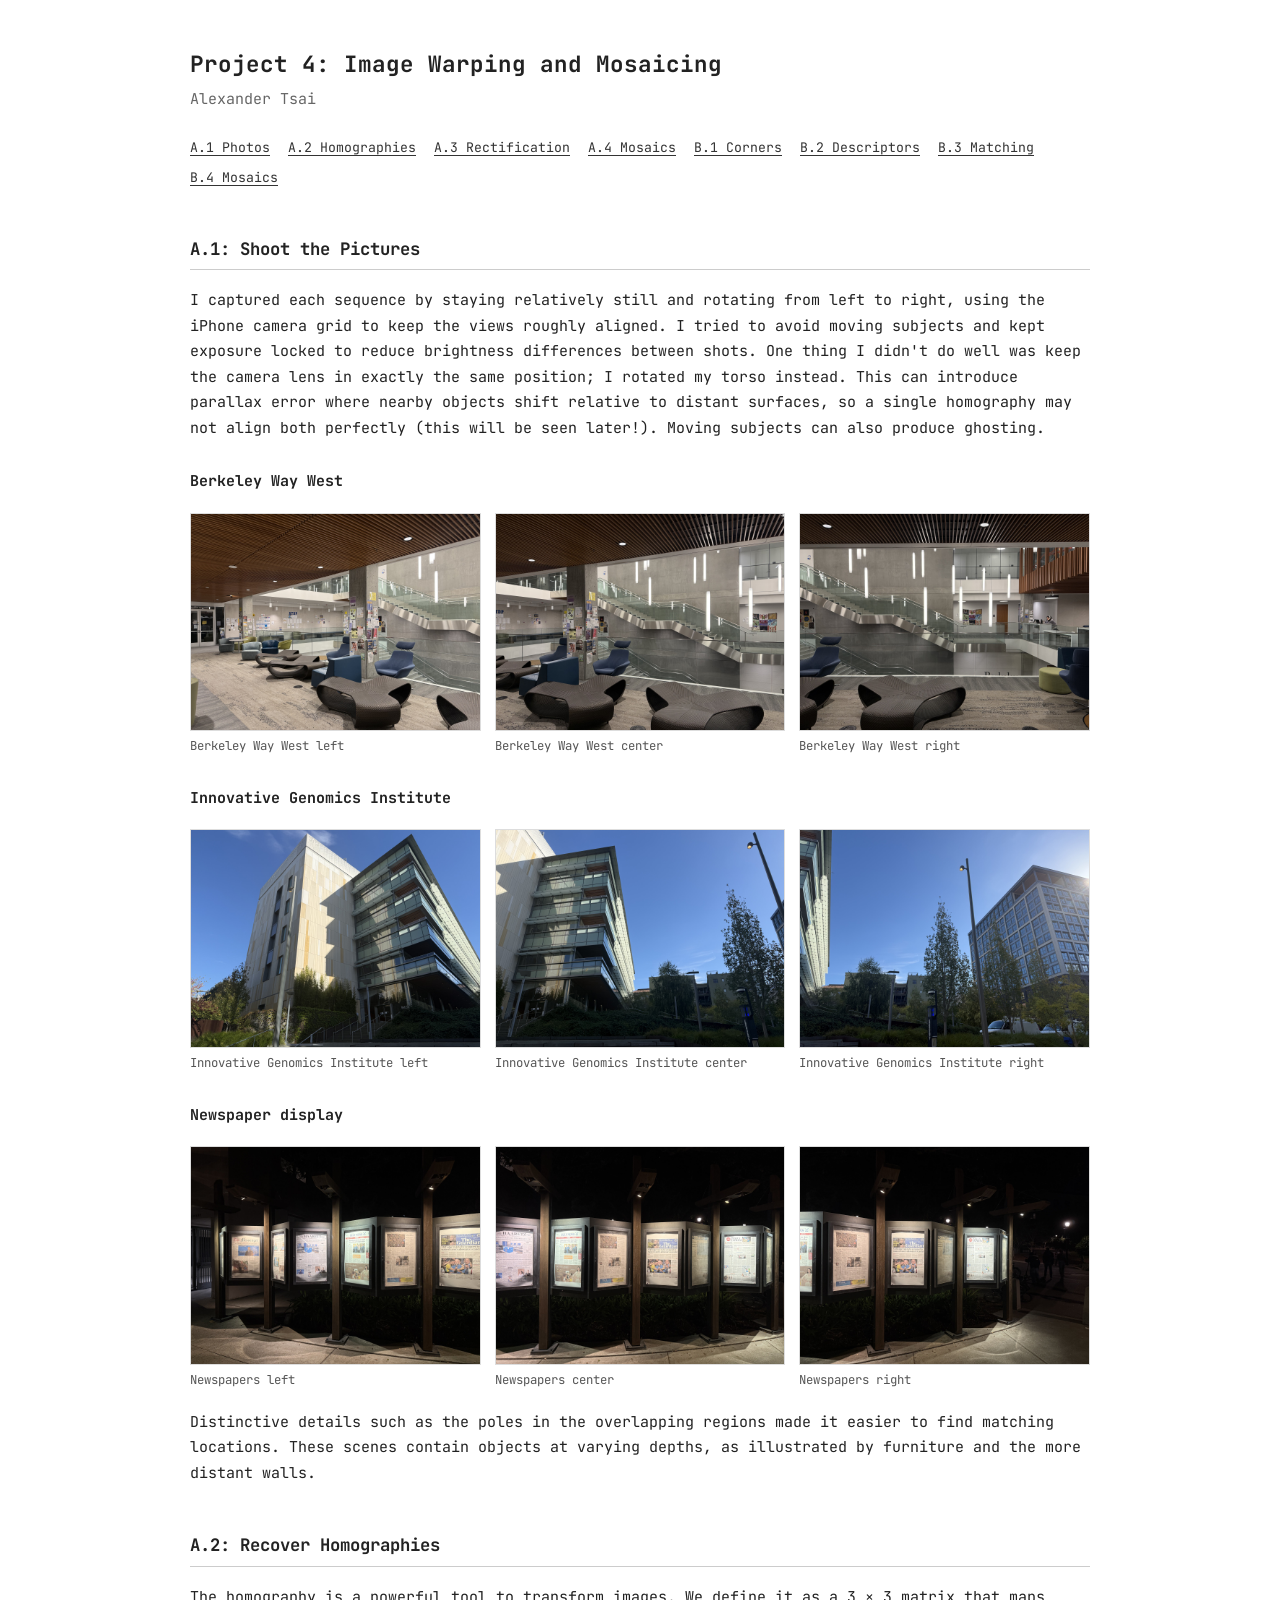
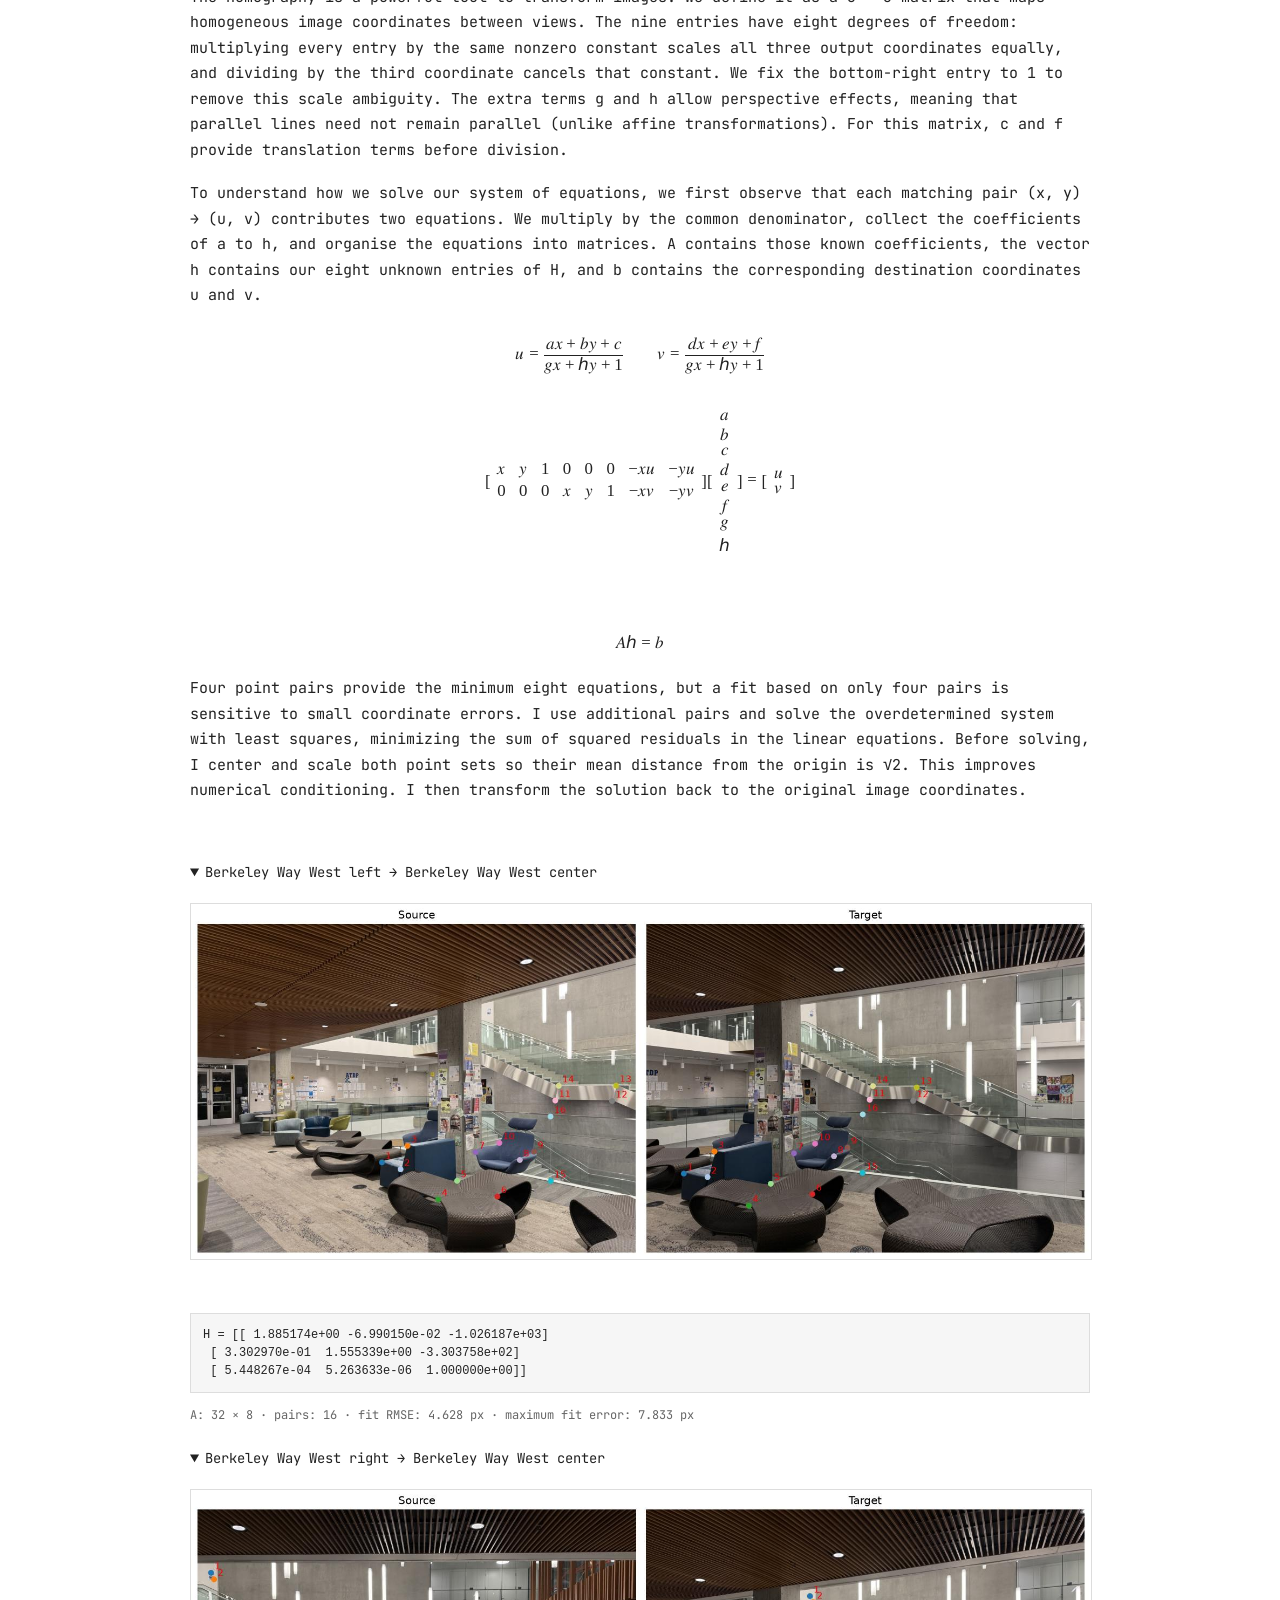
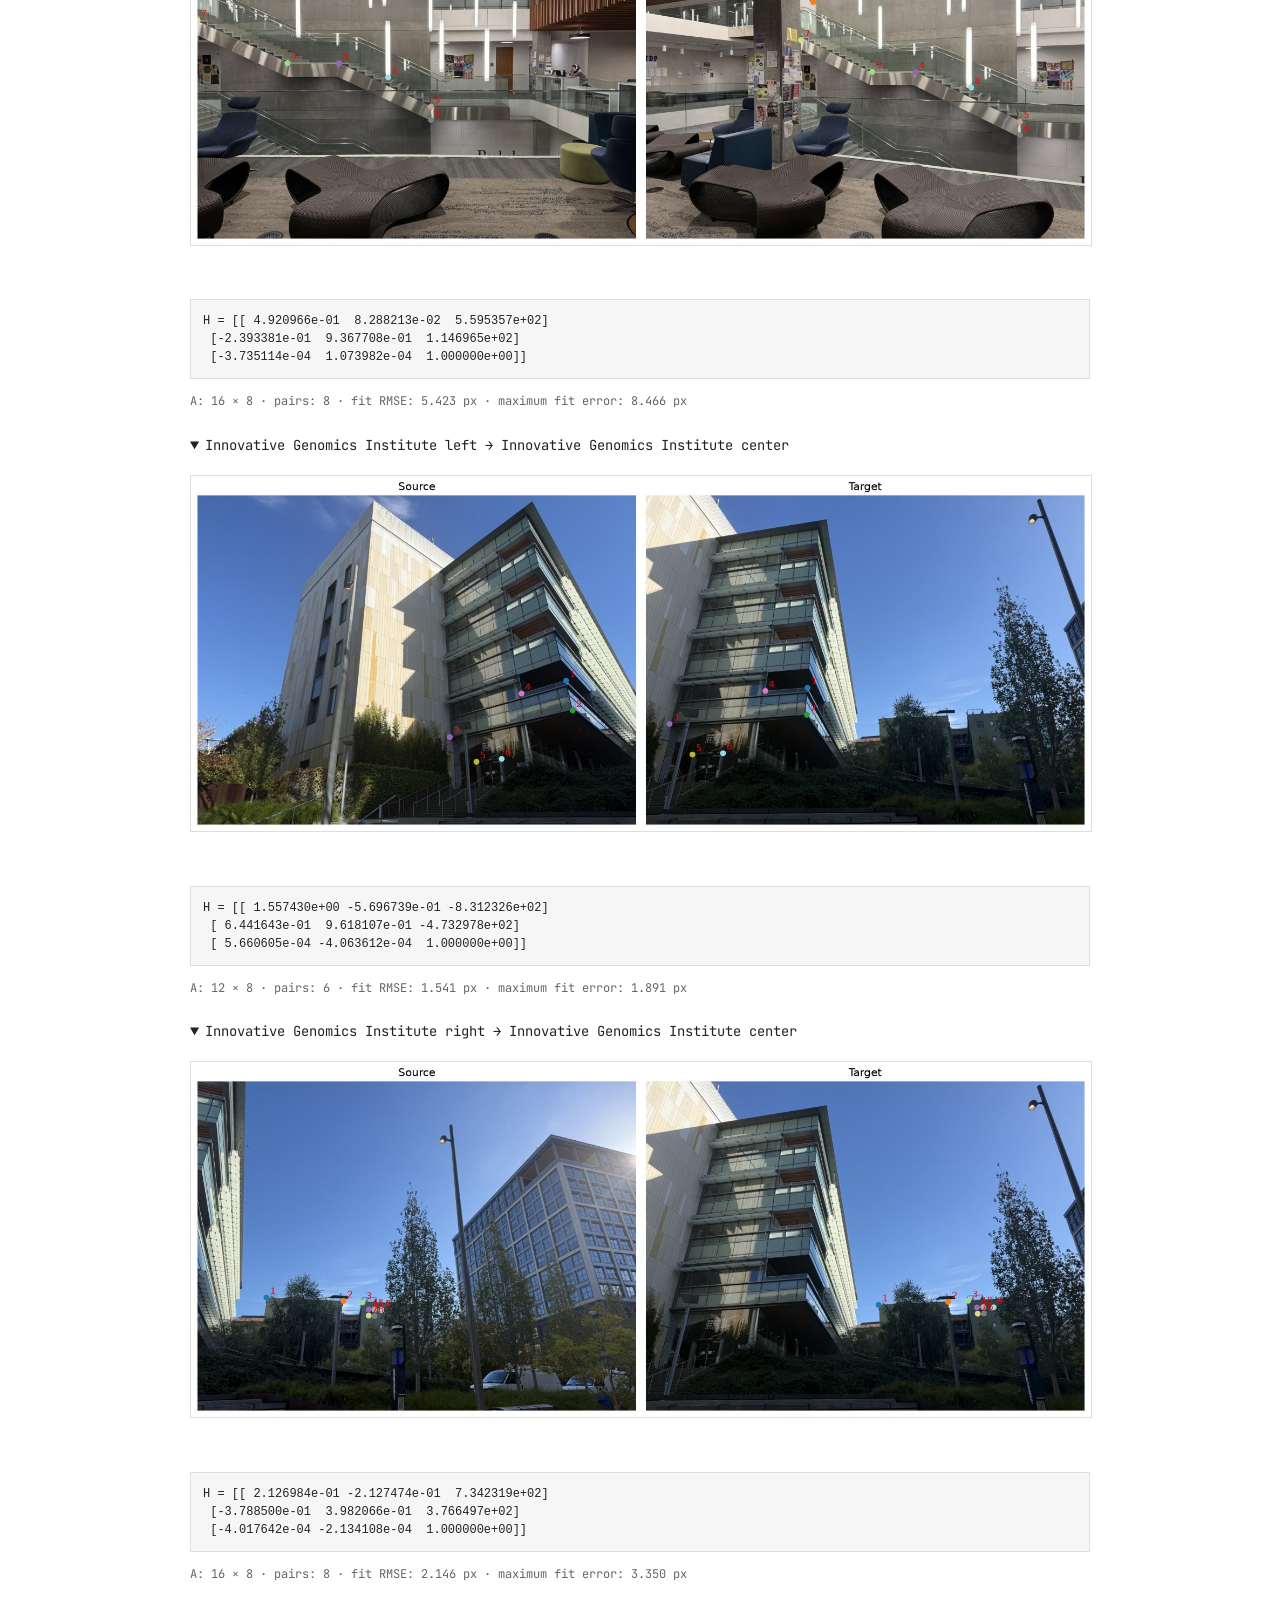
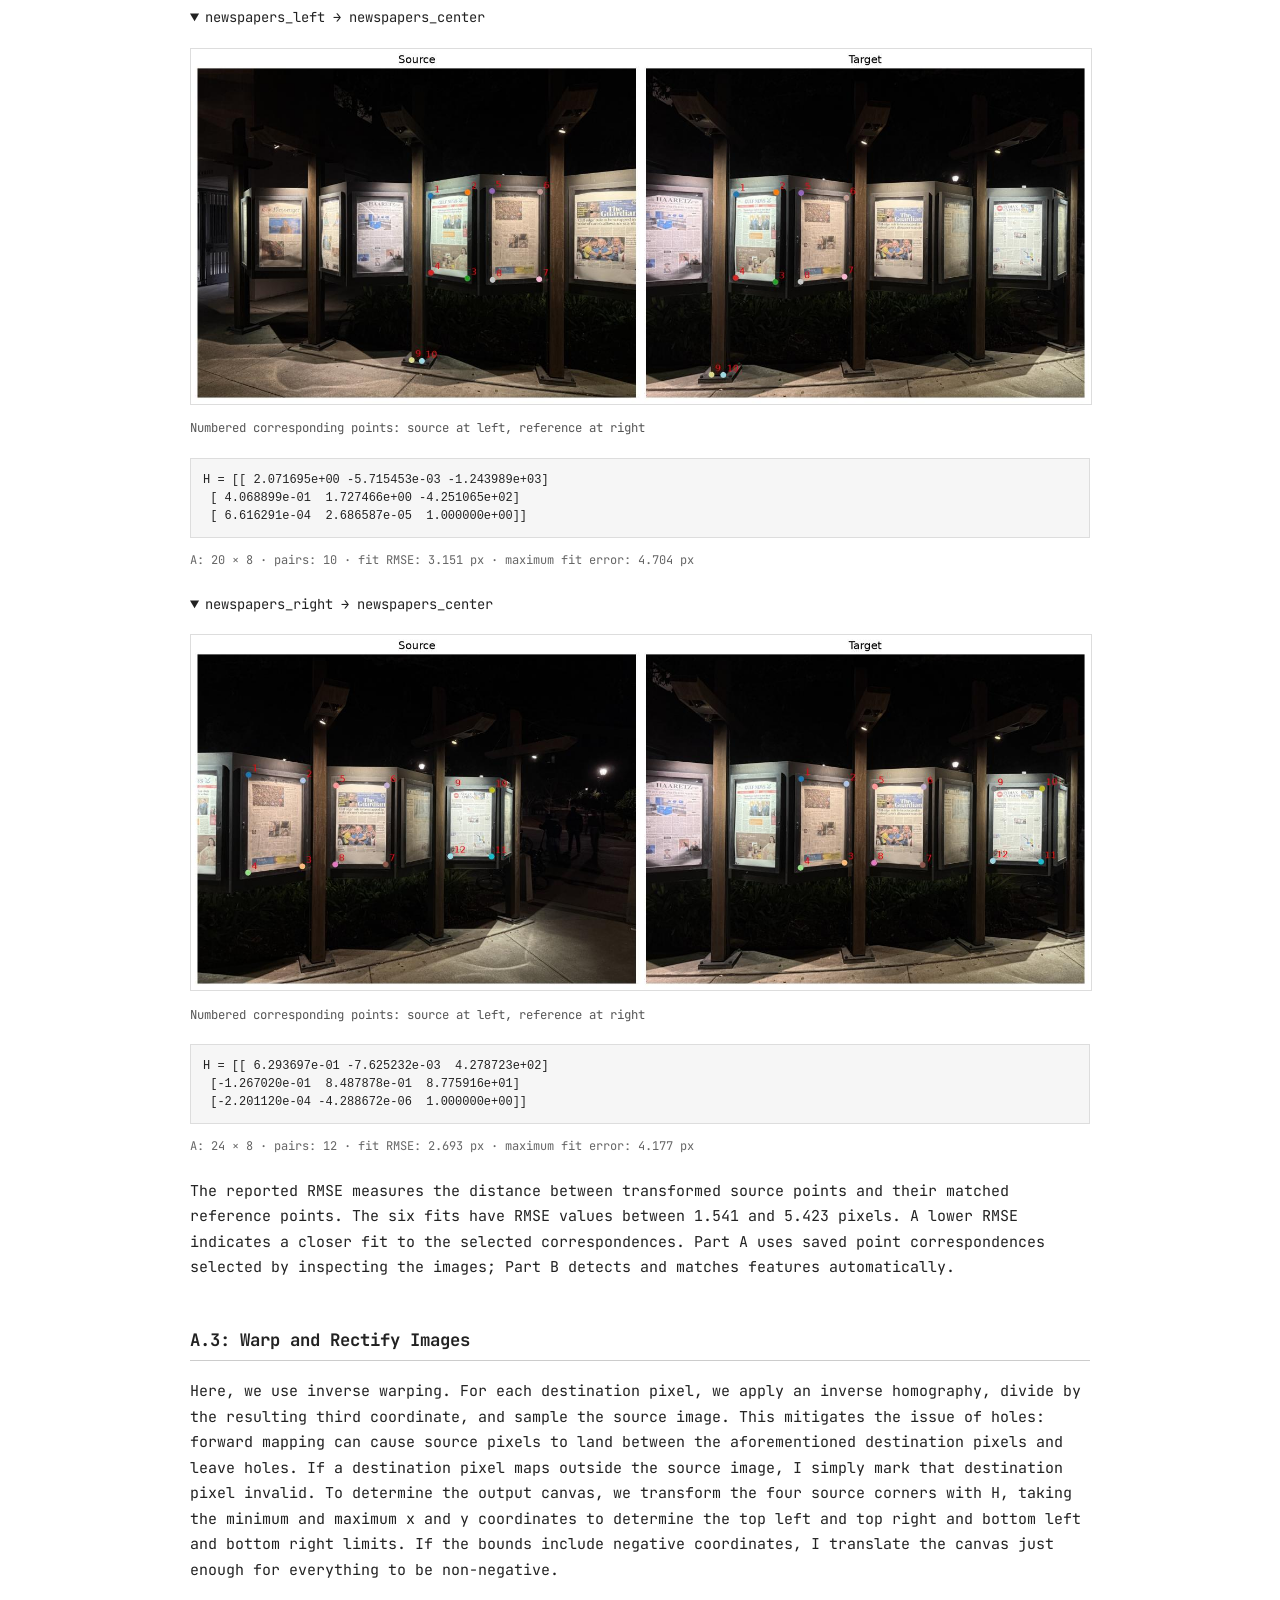
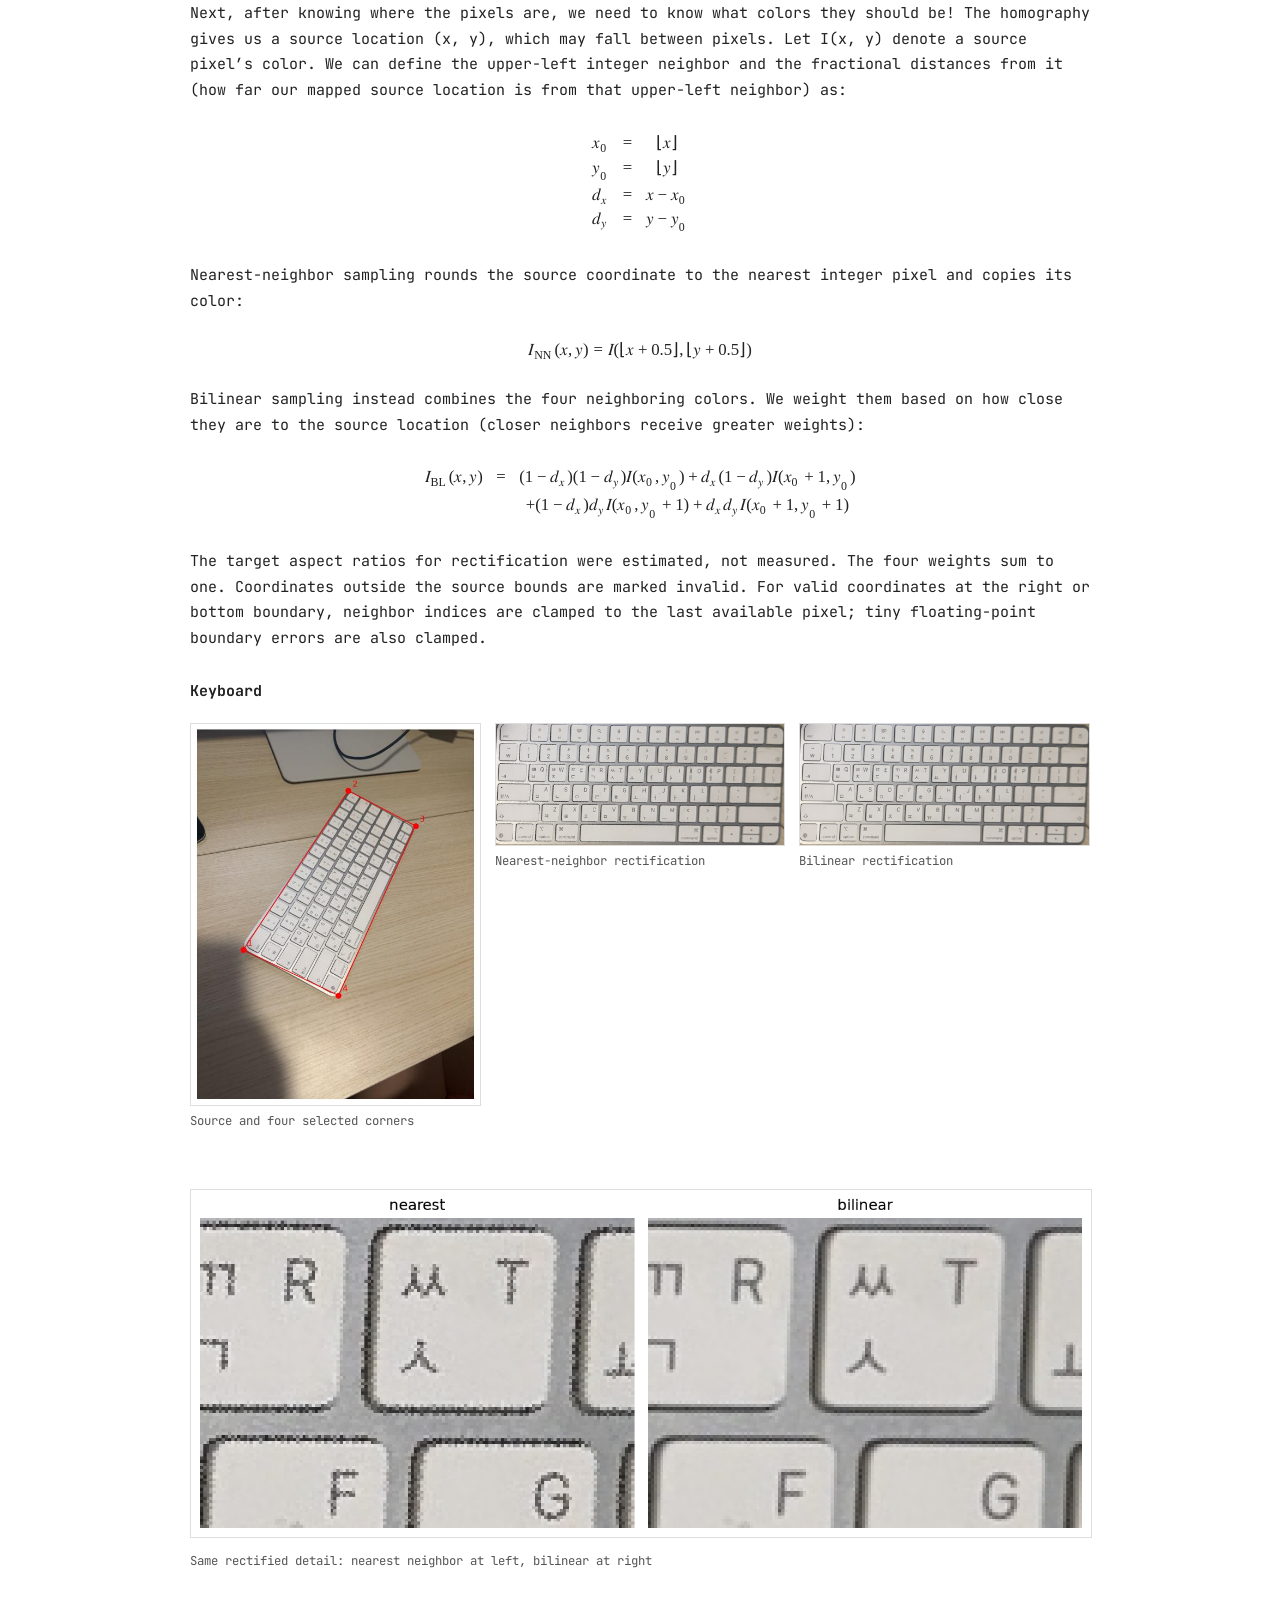
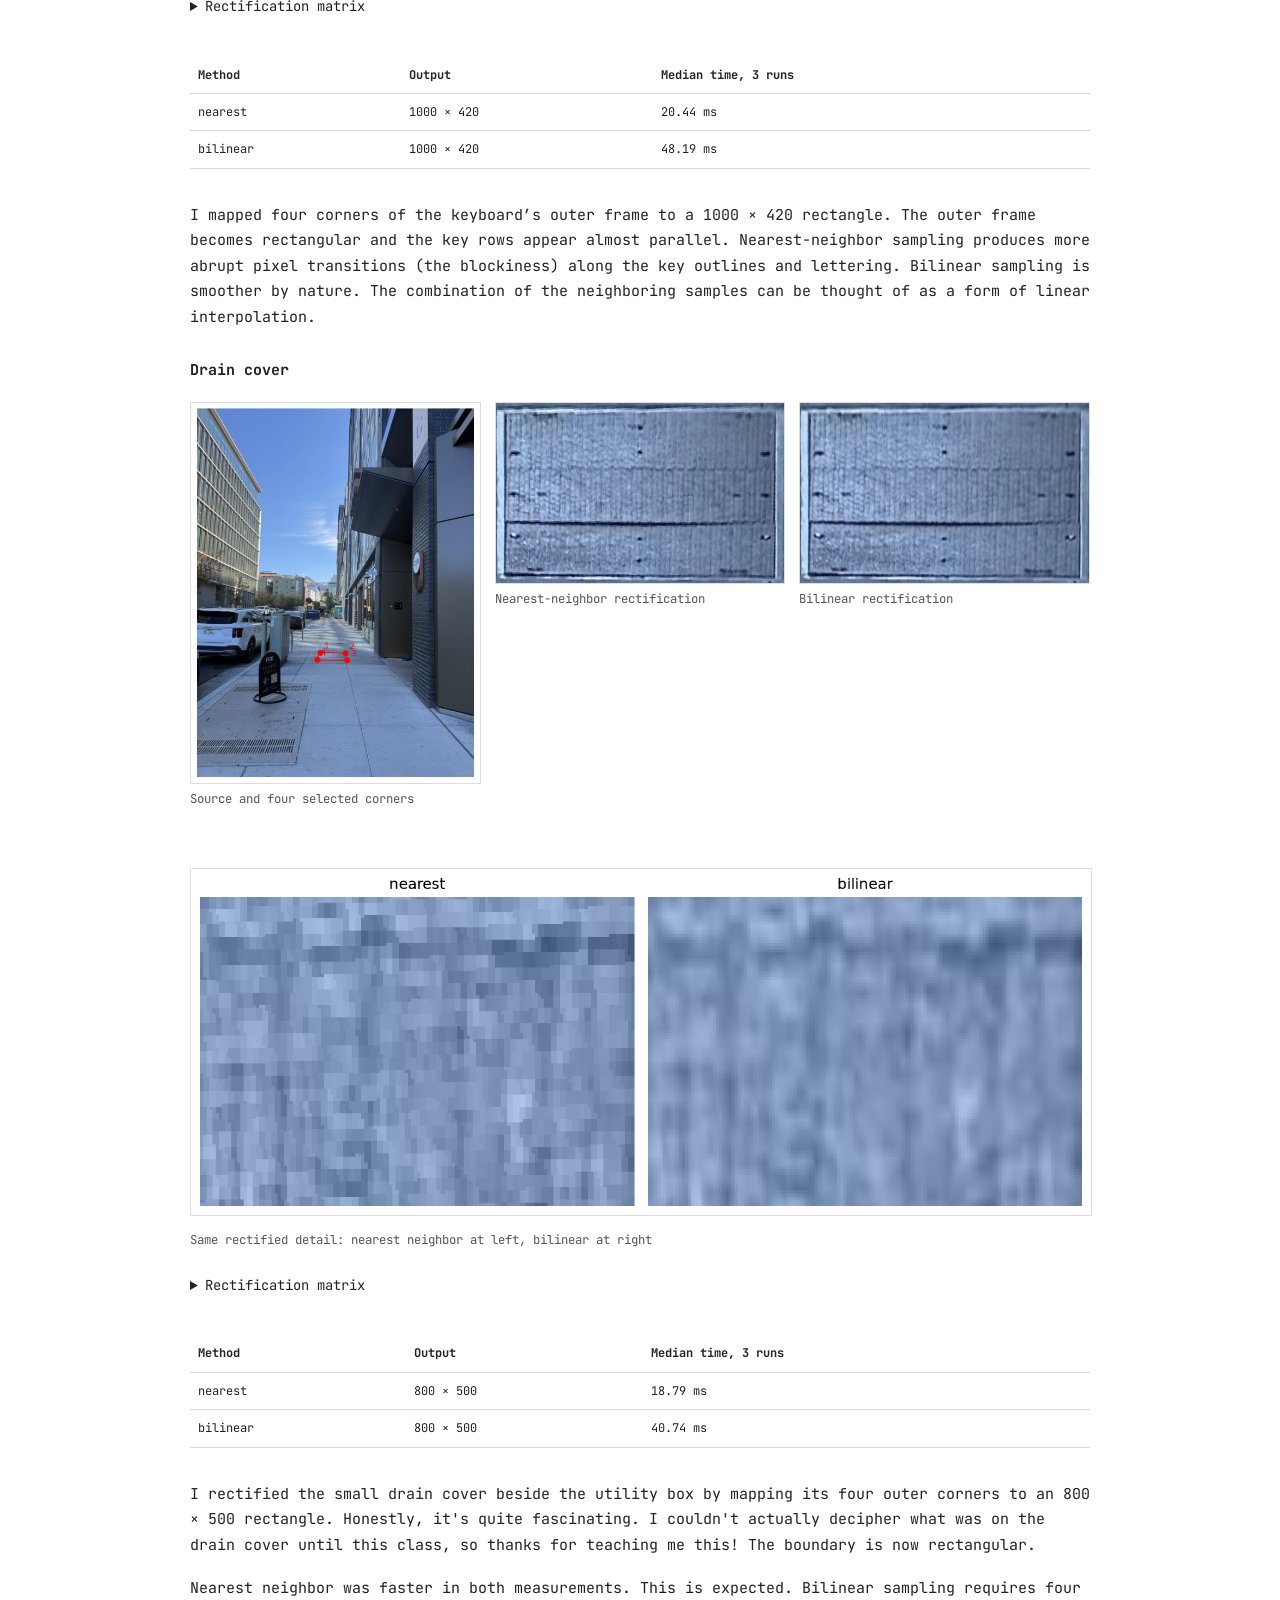
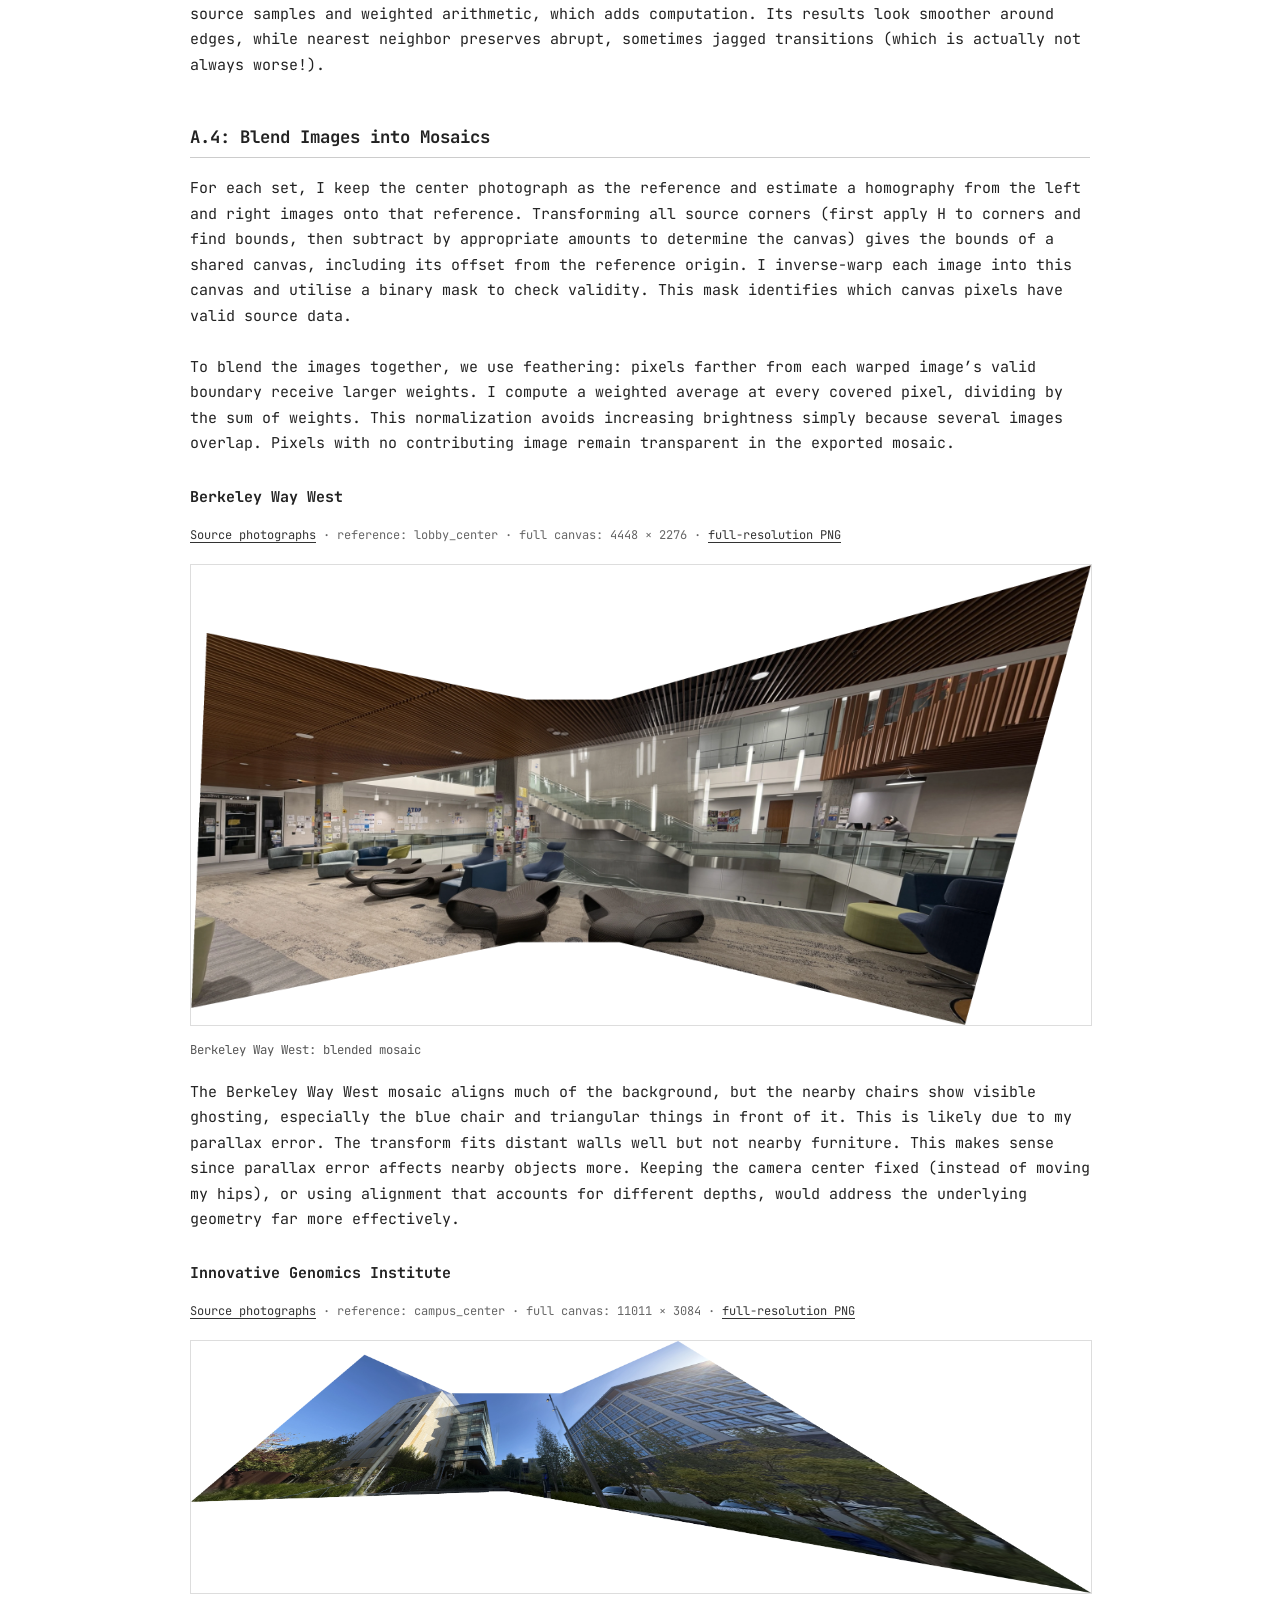
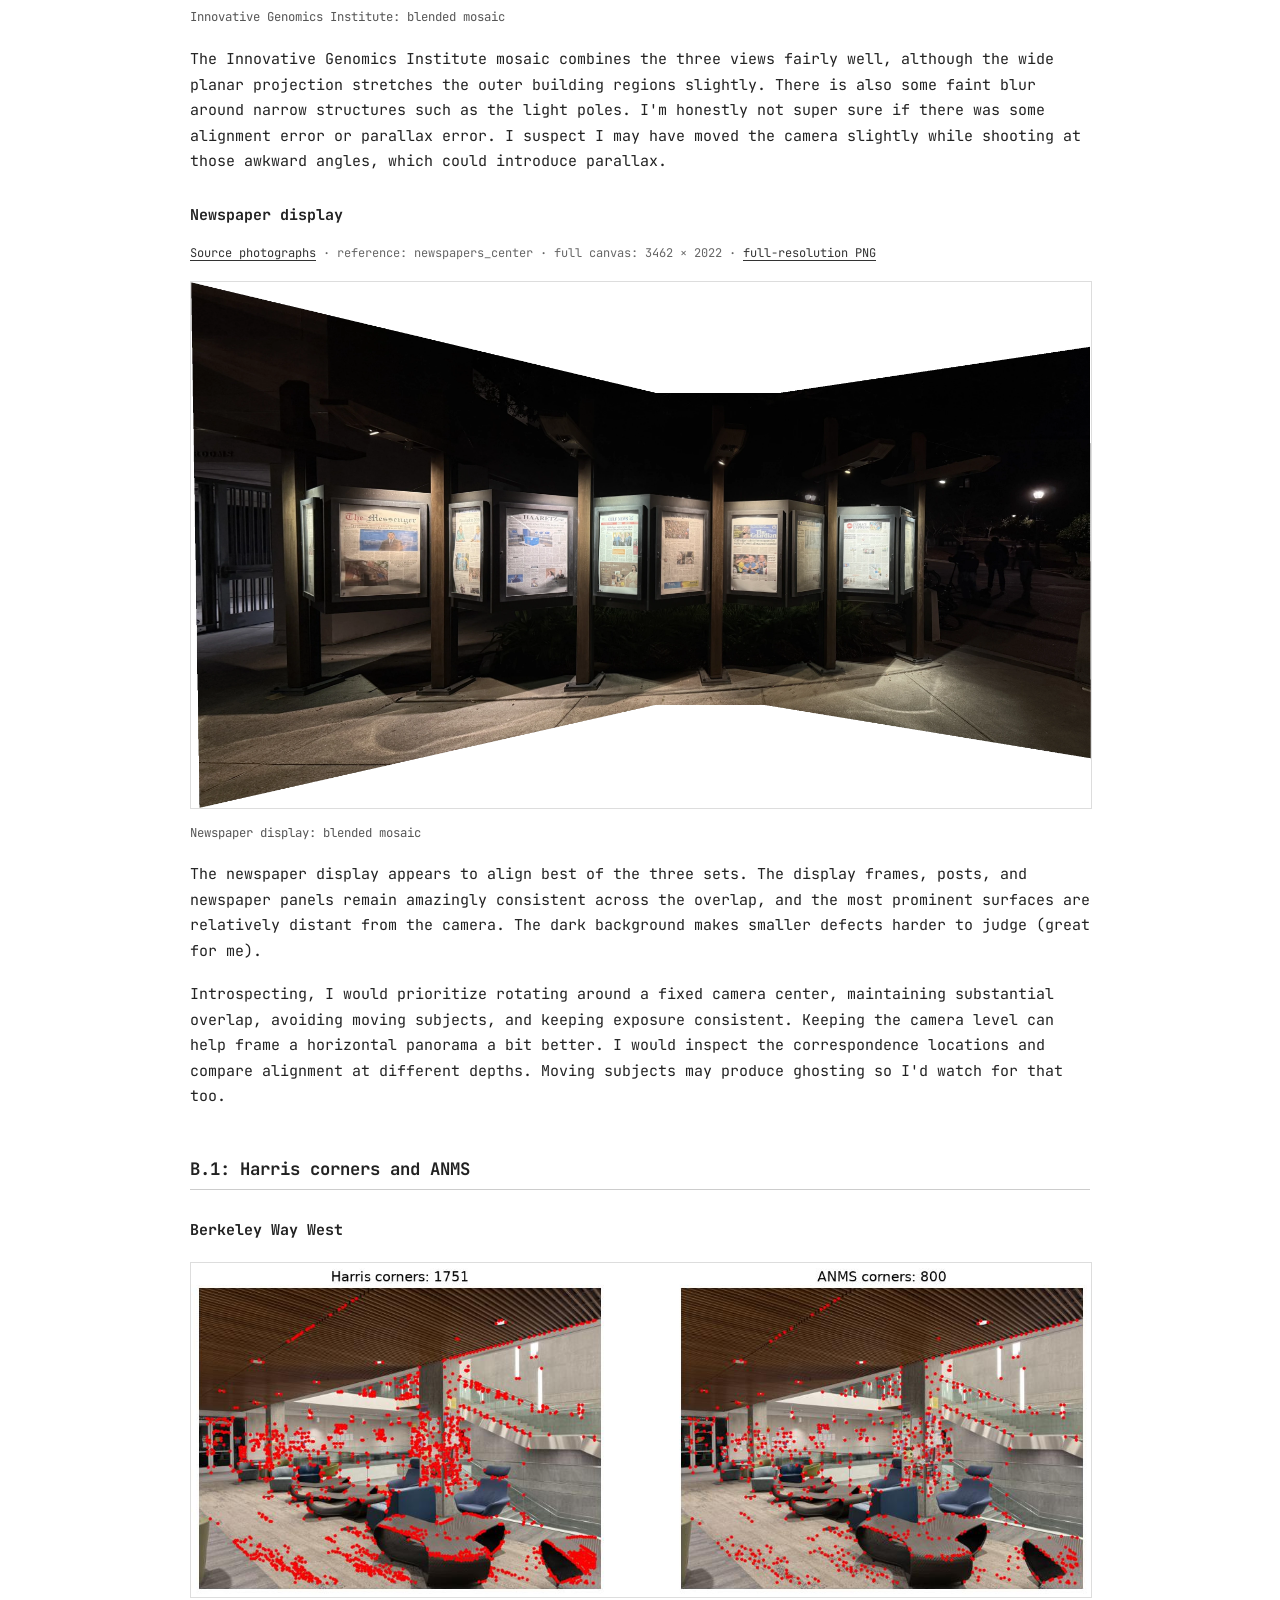
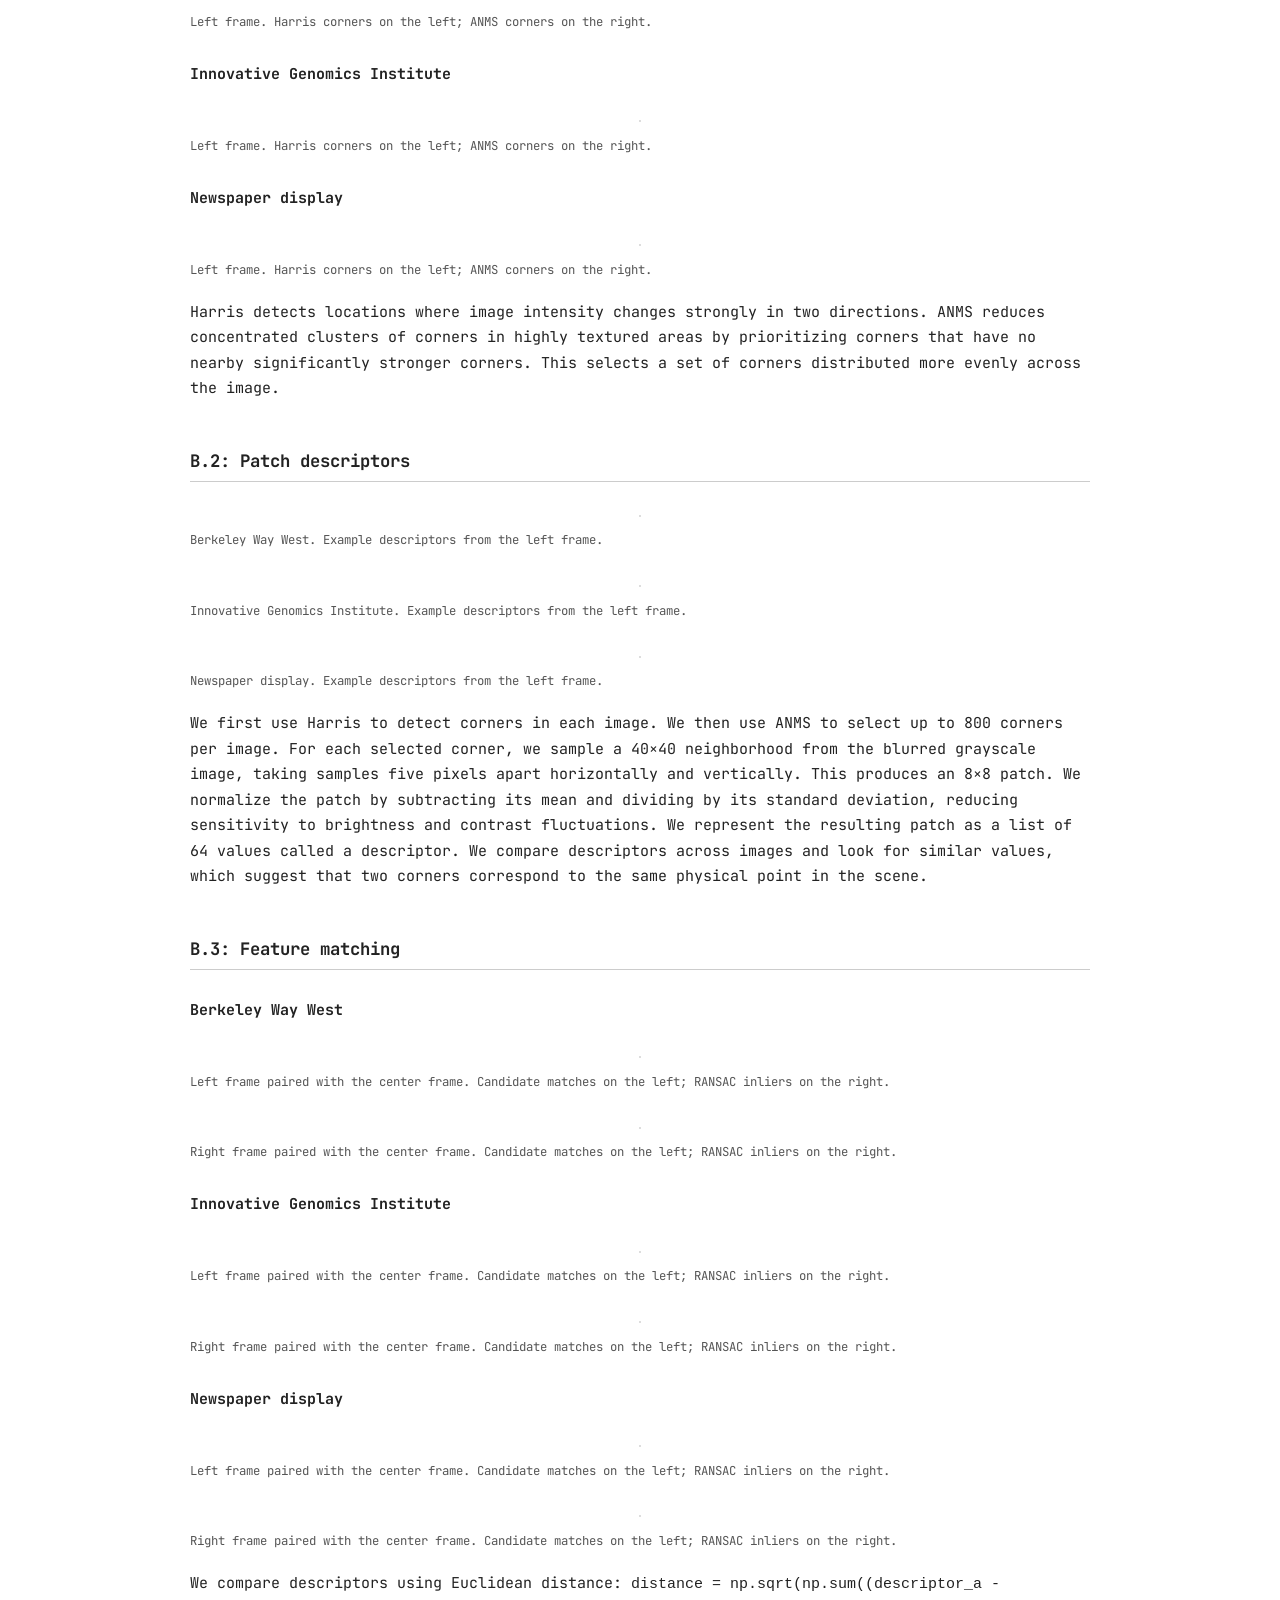
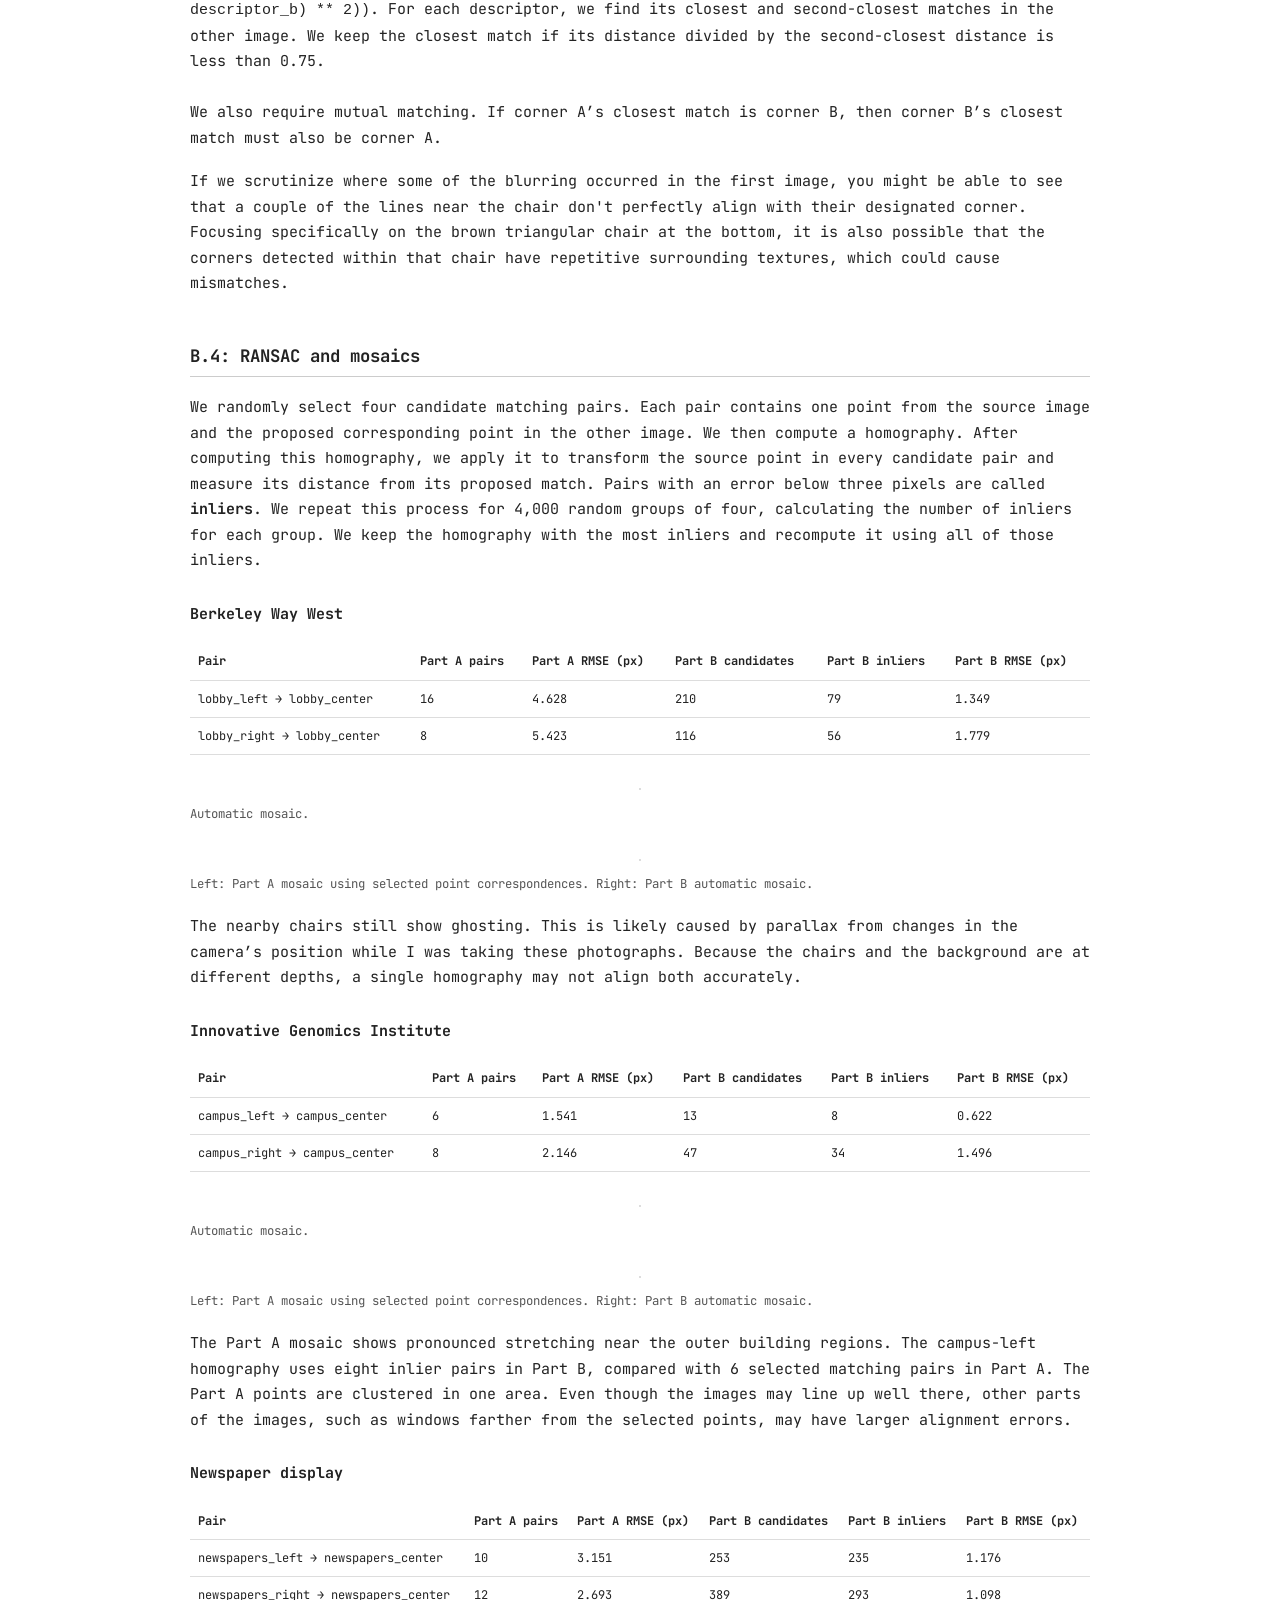
<file: proj4b/index.html>
<!DOCTYPE html>
<html lang="en"><head>
<meta charset="utf-8">
<meta content="width=device-width, initial-scale=1" name="viewport">
<title>CS180 Project 4: Image Warping and Mosaicing</title>
<link href="https://fonts.googleapis.com" rel="preconnect">
<link crossorigin="" href="https://fonts.gstatic.com" rel="preconnect">
<link href="https://fonts.googleapis.com/css2?family=JetBrains+Mono:wght@400;700&amp;display=swap" rel="stylesheet">
<style>
  body {
    font-family: "JetBrains Mono", ui-monospace, Menlo, Consolas, monospace;
    font-size: 15px;
    max-width: 900px;
    margin: 0 auto;
    padding: 30px 20px 60px 20px;
    line-height: 1.7;
    color: #222;
    background: #fff;
  }
  h1 { font-size: 1.5em; margin-bottom: 4px; }
  h2 { font-size: 1.15em; border-bottom: 1px solid #ccc; padding-bottom: 6px; margin-top: 44px; }
  h3 { font-size: 1em; margin-top: 28px; }
  .byline { color: #666; margin-top: 0; }
  table.row { width: 100%; border-collapse: collapse; margin-top: 16px; table-layout: fixed; }
  table.row td { vertical-align: top; padding: 6px; text-align: center; }
  img { max-width: 100%; height: auto; border: 1px solid #ddd; }
  .caption { font-size: 0.85em; color: #555; margin-top: 6px; }
  .caption b { color: #222; }
  .wide { text-align: center; margin-top: 16px; }
  .reflection { margin-top: 18px; }
  pre { background: #f6f6f6; border: 1px solid #ddd; padding: 12px; overflow-x: auto; font-size: 0.8em; line-height: 1.5; }
  pre code { font-family: inherit; }
  @media (max-width: 600px) {
    body { font-size: 13px; padding: 20px 14px; }
    table.row:not(.timings), table.row:not(.timings) tbody { display: block; }
    table.row:not(.timings) tr { display: flex; flex-wrap: wrap; }
    table.row:not(.timings) td { box-sizing: border-box; width: 50%; }
    table.timings { font-size: 11px; }
  }
  @media print {
    body { max-width: none; padding: 0; font-size: 12px; line-height: 1.55; }
    h2 { margin-top: 24px; }
    h1, h2, h3 { break-after: avoid; }
    table.row tr, .wide, pre { break-inside: avoid; }
    table.row img { max-height: 65mm; width: auto; }
    .wide img { max-height: 185mm; width: auto; }
    pre { white-space: pre-wrap; overflow-wrap: anywhere; font-size: 9px; }
    .caption { font-size: 8px; }
  }

    figure { margin: 0; min-width: 0; }
    figure a { display: block; }
    .grid { display: grid; grid-template-columns: repeat(3, minmax(0,1fr)); gap: 14px; margin: 18px 0; align-items: start; }
    .grid img { display: block; width: 100%; box-sizing: border-box; }
    figcaption { font-size: .82em; color: #555; margin-top: 6px; line-height: 1.5; }
    .wide { margin: 18px 0; }
    .wide img { max-height: none; }
    .wide figcaption { text-align: left; }
    nav { display: flex; flex-wrap: wrap; gap: 8px 18px; margin: 24px 0; font-size: .88em; }
    a { color: #333; text-underline-offset: 3px; }
    details { margin: 22px 0; }
    summary { cursor: pointer; font-size: .92em; }
    .metrics { width: 100%; border-collapse: collapse; font-size: .8em; margin: 16px 0; }
    .metrics th, .metrics td { border-bottom: 1px solid #ddd; padding: 8px; text-align: left; }
    .scroll { overflow-x: auto; }
    .metadata { font-size: .8em; color: #666; }
    [data-editable] { min-height: 1.7em; }
    @media (max-width: 600px) { .grid { grid-template-columns: 1fr; } h1 { font-size: 1.35em; } }
    @media print { details { break-inside: auto; } .grid figure { break-inside: avoid; } nav { display: none; } }
    
.math-equation { margin: 22px 0; padding: 6px 0; overflow-x: auto; }
.math-equation math { font-size: 1.12em; min-width: max-content; }
@media (max-width: 600px) { .math-equation math { font-size: .95em; } }
@media print { .wide img { max-height: 165mm; width: auto; max-width: 100%; } .wide { break-inside: avoid; } }
</style>
</head>
<body>
<h1 data-editable="true" id="editable-1">Project 4: Image Warping and Mosaicing</h1>
<p class="byline" data-editable="true" id="byline">Alexander Tsai</p>
<nav><a data-editable="true" href="#a1" id="editable-2">A.1 Photos</a><a data-editable="true" href="#a2" id="editable-3">A.2 Homographies</a><a data-editable="true" href="#a3" id="editable-4">A.3 Rectification</a><a data-editable="true" href="#a4" id="editable-5">A.4 Mosaics</a><a href="#b1">B.1 Corners</a><a href="#b2">B.2 Descriptors</a><a href="#b3">B.3 Matching</a><a href="#b4">B.4 Mosaics</a></nav>
<h2 data-editable="true" id="a1">A.1: Shoot the Pictures</h2>
<p class="reflection" data-editable="true" id="capture-answer">I captured each sequence by staying relatively still and rotating from left to right, using the iPhone camera grid to keep the views roughly aligned. I tried to avoid moving subjects and kept exposure locked to reduce brightness differences between shots. One thing I didn't do well was keep the camera lens in exactly the same position; I rotated my torso instead. This can introduce parallax error where nearby objects shift relative to distant surfaces, so a single homography may not align both perfectly (this will be seen later!). Moving subjects can also produce ghosting.</p>
<h3 data-editable="true" id="mosaic1-sources">Berkeley Way West</h3>
<div class="grid">
<figure class=""><a href="images/lobby_left.jpg"><img alt="Berkeley Way West left" loading="lazy" src="images/lobby_left.jpg"></a><figcaption data-editable="true" id="editable-6">Berkeley Way West left</figcaption></figure>
<figure class=""><a href="images/lobby_center.jpg"><img alt="Berkeley Way West center" loading="lazy" src="images/lobby_center.jpg"></a><figcaption data-editable="true" id="editable-7">Berkeley Way West center</figcaption></figure>
<figure class=""><a href="images/lobby_right.jpg"><img alt="Berkeley Way West right" loading="lazy" src="images/lobby_right.jpg"></a><figcaption data-editable="true" id="editable-8">Berkeley Way West right</figcaption></figure>
</div>
<h3 data-editable="true" id="mosaic2-sources">Innovative Genomics Institute</h3>
<div class="grid">
<figure class=""><a href="images/campus_left.jpg"><img alt="Innovative Genomics Institute left" loading="lazy" src="images/campus_left.jpg"></a><figcaption data-editable="true" id="editable-9">Innovative Genomics Institute left</figcaption></figure>
<figure class=""><a href="images/campus_center.jpg"><img alt="Innovative Genomics Institute center" loading="lazy" src="images/campus_center.jpg"></a><figcaption data-editable="true" id="editable-10">Innovative Genomics Institute center</figcaption></figure>
<figure class=""><a href="images/campus_right.jpg"><img alt="Innovative Genomics Institute right" loading="lazy" src="images/campus_right.jpg"></a><figcaption data-editable="true" id="editable-11">Innovative Genomics Institute right</figcaption></figure>
</div>
<h3 data-editable="true" id="mosaic3-sources">Newspaper display</h3>
<div class="grid">
<figure class=""><a href="images/newspapers_left.jpg"><img alt="Newspapers left" loading="lazy" src="images/newspapers_left.jpg"></a><figcaption data-editable="true" id="editable-12">Newspapers left</figcaption></figure>
<figure class=""><a href="images/newspapers_center.jpg"><img alt="Newspapers center" loading="lazy" src="images/newspapers_center.jpg"></a><figcaption data-editable="true" id="editable-13">Newspapers center</figcaption></figure>
<figure class=""><a href="images/newspapers_right.jpg"><img alt="Newspapers right" loading="lazy" src="images/newspapers_right.jpg"></a><figcaption data-editable="true" id="editable-14">Newspapers right</figcaption></figure>
</div>
<p class="reflection" data-editable="true" id="capture-overlap">Distinctive details such as the poles in the overlapping regions made it easier to find matching locations. These scenes contain objects at varying depths, as illustrated by furniture and the more distant walls.&nbsp;</p>
<h2 data-editable="true" id="a2">A.2: Recover Homographies</h2>
<p class="reflection" data-editable="true" id="homography-model">The homography is a powerful tool to transform images. We define it as a 3 × 3 matrix that maps homogeneous image coordinates between views. The nine entries have eight degrees of freedom: multiplying every entry by the same nonzero constant scales all three output coordinates equally, and dividing by the third coordinate cancels that constant. We fix the bottom-right entry to 1 to remove this scale ambiguity. The extra terms g and h allow perspective effects, meaning that parallel lines need not remain parallel (unlike affine transformations). For this matrix, c and f provide translation terms before division.</p>
<p class="reflection" data-editable="true" id="homography-system">To understand how we solve our system of equations, we first observe that each matching pair (x, y) → (u, v) contributes two equations. We multiply by the common denominator, collect the coefficients of a to h, and organise the equations into matrices. A contains those known coefficients, the vector h contains our eight unknown entries of H, and b contains the corresponding destination coordinates u and v.</p>
<div class="math-equation"><math aria-label="Homography coordinate equations" display="block" xmlns="http://www.w3.org/1998/Math/MathML"><mrow><mrow><mi>u</mi><mo>=</mo><mfrac><mrow><mi>a</mi><mi>x</mi><mo>+</mo><mi>b</mi><mi>y</mi><mo>+</mo><mi>c</mi></mrow><mrow><mi>g</mi><mi>x</mi><mo>+</mo><mi>h</mi><mi>y</mi><mo>+</mo><mn>1</mn></mrow></mfrac></mrow><mspace width="2em"></mspace><mrow><mi>v</mi><mo>=</mo><mfrac><mrow><mi>d</mi><mi>x</mi><mo>+</mo><mi>e</mi><mi>y</mi><mo>+</mo><mi>f</mi></mrow><mrow><mi>g</mi><mi>x</mi><mo>+</mo><mi>h</mi><mi>y</mi><mo>+</mo><mn>1</mn></mrow></mfrac></mrow></mrow></math></div>
<div class="math-equation"><math aria-label="Two linear equations contributed by each matching point pair" display="block" xmlns="http://www.w3.org/1998/Math/MathML"><mrow><mrow><mo stretchy="true">[</mo><mtable><mtr><mtd><mi>x</mi></mtd><mtd><mi>y</mi></mtd><mtd><mn>1</mn></mtd><mtd><mn>0</mn></mtd><mtd><mn>0</mn></mtd><mtd><mn>0</mn></mtd><mtd><mrow><mo>−</mo><mi>x</mi><mi>u</mi></mrow></mtd><mtd><mrow><mo>−</mo><mi>y</mi><mi>u</mi></mrow></mtd></mtr><mtr><mtd><mn>0</mn></mtd><mtd><mn>0</mn></mtd><mtd><mn>0</mn></mtd><mtd><mi>x</mi></mtd><mtd><mi>y</mi></mtd><mtd><mn>1</mn></mtd><mtd><mrow><mo>−</mo><mi>x</mi><mi>v</mi></mrow></mtd><mtd><mrow><mo>−</mo><mi>y</mi><mi>v</mi></mrow></mtd></mtr></mtable><mo stretchy="true">]</mo></mrow><mrow><mo stretchy="true">[</mo><mtable><mtr><mtd><mi>a</mi></mtd></mtr><mtr><mtd><mi>b</mi></mtd></mtr><mtr><mtd><mi>c</mi></mtd></mtr><mtr><mtd><mi>d</mi></mtd></mtr><mtr><mtd><mi>e</mi></mtd></mtr><mtr><mtd><mi>f</mi></mtd></mtr><mtr><mtd><mi>g</mi></mtd></mtr><mtr><mtd><mi>h</mi></mtd></mtr></mtable><mo stretchy="true">]</mo></mrow><mo>=</mo><mrow><mo stretchy="true">[</mo><mtable><mtr><mtd><mi>u</mi></mtd></mtr><mtr><mtd><mi>v</mi></mtd></mtr></mtable><mo stretchy="true">]</mo></mrow></mrow></math></div>
<p class="reflection" data-editable="true" id="homography-system-stack"><br></p>
<div class="math-equation"><math aria-label="Stacked linear system A h equals b" display="block" xmlns="http://www.w3.org/1998/Math/MathML"><mrow><mi>A</mi><mi mathvariant="bold">h</mi><mo>=</mo><mi mathvariant="bold">b</mi></mrow></math></div>
<p class="reflection" data-editable="true" id="homography-solve">Four point pairs provide the minimum eight equations, but a fit based on only four pairs is sensitive to small coordinate errors. I use additional pairs and solve the overdetermined system with least squares, minimizing the sum of squared residuals in the linear equations. Before solving, I center and scale both point sets so their mean distance from the origin is √2. This improves numerical conditioning. I then transform the solution back to the original image coordinates.</p>
<p class="metadata" data-editable="true" id="editable-15"><br></p>
<details open=""><summary data-editable="true" id="editable-16">Berkeley Way West left → Berkeley Way West center</summary>
<figure class="wide"><a href="images/lobby_left_matches.jpg"><img alt="Numbered corresponding points: source at left, reference at right" loading="lazy" src="images/lobby_left_matches.jpg"></a><figcaption data-editable="true" id="editable-17"><br></figcaption></figure>
<pre data-editable="true" id="editable-18"><code>H = [[ 1.885174e+00 -6.990150e-02 -1.026187e+03]
 [ 3.302970e-01  1.555339e+00 -3.303758e+02]
 [ 5.448267e-04  5.263633e-06  1.000000e+00]]</code></pre>
<p class="metadata" data-editable="true" id="editable-19">A: 32 × 8 · pairs: 16 · fit RMSE: 4.628 px · maximum fit error: 7.833 px</p>
</details>
<details open=""><summary data-editable="true" id="editable-20">Berkeley Way West right → Berkeley Way West center</summary>
<figure class="wide"><a href="images/lobby_right_matches.jpg"><img alt="Numbered corresponding points: source at left, reference at right" loading="lazy" src="images/lobby_right_matches.jpg"></a><figcaption data-editable="true" id="editable-21"><br></figcaption></figure>
<pre data-editable="true" id="editable-22"><code>H = [[ 4.920966e-01  8.288213e-02  5.595357e+02]
 [-2.393381e-01  9.367708e-01  1.146965e+02]
 [-3.735114e-04  1.073982e-04  1.000000e+00]]</code></pre>
<p class="metadata" data-editable="true" id="editable-23">A: 16 × 8 · pairs: 8 · fit RMSE: 5.423 px · maximum fit error: 8.466 px</p>
</details>
<details open=""><summary data-editable="true" id="editable-24">Innovative Genomics Institute left → Innovative Genomics Institute center</summary>
<figure class="wide"><a href="images/campus_left_matches.jpg"><img alt="Numbered corresponding points: source at left, reference at right" loading="lazy" src="images/campus_left_matches.jpg"></a><figcaption data-editable="true" id="editable-25"><br></figcaption></figure>
<pre data-editable="true" id="editable-26"><code>H = [[ 1.557430e+00 -5.696739e-01 -8.312326e+02]
 [ 6.441643e-01  9.618107e-01 -4.732978e+02]
 [ 5.660605e-04 -4.063612e-04  1.000000e+00]]</code></pre>
<p class="metadata" data-editable="true" id="editable-27">A: 12 × 8 · pairs: 6 · fit RMSE: 1.541 px · maximum fit error: 1.891 px</p>
</details>
<details open=""><summary data-editable="true" id="editable-28">Innovative Genomics Institute right → Innovative Genomics Institute center</summary>
<figure class="wide"><a href="images/campus_right_matches.jpg"><img alt="Numbered corresponding points: source at left, reference at right" loading="lazy" src="images/campus_right_matches.jpg"></a><figcaption data-editable="true" id="editable-29"><br></figcaption></figure>
<pre data-editable="true" id="editable-30"><code>H = [[ 2.126984e-01 -2.127474e-01  7.342319e+02]
 [-3.788500e-01  3.982066e-01  3.766497e+02]
 [-4.017642e-04 -2.134108e-04  1.000000e+00]]</code></pre>
<p class="metadata" data-editable="true" id="editable-31">A: 16 × 8 · pairs: 8 · fit RMSE: 2.146 px · maximum fit error: 3.350 px</p>
</details>
<details open=""><summary data-editable="true" id="editable-32">newspapers_left → newspapers_center</summary>
<figure class="wide"><a href="images/newspapers_left_matches.jpg"><img alt="Numbered corresponding points: source at left, reference at right" loading="lazy" src="images/newspapers_left_matches.jpg"></a><figcaption data-editable="true" id="editable-33">Numbered corresponding points: source at left, reference at right</figcaption></figure>
<pre data-editable="true" id="editable-34"><code>H = [[ 2.071695e+00 -5.715453e-03 -1.243989e+03]
 [ 4.068899e-01  1.727466e+00 -4.251065e+02]
 [ 6.616291e-04  2.686587e-05  1.000000e+00]]</code></pre>
<p class="metadata" data-editable="true" id="editable-35">A: 20 × 8 · pairs: 10 · fit RMSE: 3.151 px · maximum fit error: 4.704 px</p>
</details>
<details open=""><summary data-editable="true" id="editable-36">newspapers_right → newspapers_center</summary>
<figure class="wide"><a href="images/newspapers_right_matches.jpg"><img alt="Numbered corresponding points: source at left, reference at right" loading="lazy" src="images/newspapers_right_matches.jpg"></a><figcaption data-editable="true" id="editable-37">Numbered corresponding points: source at left, reference at right</figcaption></figure>
<pre data-editable="true" id="editable-38"><code>H = [[ 6.293697e-01 -7.625232e-03  4.278723e+02]
 [-1.267020e-01  8.487878e-01  8.775916e+01]
 [-2.201120e-04 -4.288672e-06  1.000000e+00]]</code></pre>
<p class="metadata" data-editable="true" id="editable-39">A: 24 × 8 · pairs: 12 · fit RMSE: 2.693 px · maximum fit error: 4.177 px</p>
</details>
<p class="reflection" data-editable="true" id="homography-evidence">The reported RMSE measures the distance between transformed source points and their matched reference points. The six fits have RMSE values between 1.541 and 5.423 pixels. A lower RMSE indicates a closer fit to the selected correspondences. Part A uses saved point correspondences selected by inspecting the images; Part B detects and matches features automatically.</p>
<h2 data-editable="true" id="a3">A.3: Warp and Rectify Images</h2>
<p class="reflection" data-editable="true" id="warp-geometry">Here, we use inverse warping. For each destination pixel, we apply an inverse homography, divide by the resulting third coordinate, and sample the source image. This mitigates the issue of holes: forward mapping can cause source pixels to land between the aforementioned destination pixels and leave holes. If a destination pixel maps outside the source image, I simply mark that destination pixel invalid. To determine the output canvas, we transform the four source corners with H, taking the minimum and maximum x and y coordinates to determine the top left and top right and bottom left and bottom right limits. If the bounds include negative coordinates, I translate the canvas just enough for everything to be non-negative.</p>
<p class="reflection" data-editable="true" id="interpolation-method">Next, after knowing where the pixels are, we need to know what colors they should be! The homography gives us a source location (x, y), which may fall between pixels. Let I(x, y) denote a source pixel’s color. We can define the upper-left integer neighbor and the fractional distances from it (how far our mapped source location is from that upper-left neighbor) as:</p>
<div class="math-equation"><math aria-label="Integer neighbors and fractional source coordinates" display="block" xmlns="http://www.w3.org/1998/Math/MathML"><mtable columnalign="right center left"><mtr><mtd><msub><mi>x</mi><mn>0</mn></msub></mtd><mtd><mo>=</mo></mtd><mtd><mrow><mo>⌊</mo><mi>x</mi><mo>⌋</mo></mrow></mtd></mtr><mtr><mtd><msub><mi>y</mi><mn>0</mn></msub></mtd><mtd><mo>=</mo></mtd><mtd><mrow><mo>⌊</mo><mi>y</mi><mo>⌋</mo></mrow></mtd></mtr><mtr><mtd><msub><mi>d</mi><mi>x</mi></msub></mtd><mtd><mo>=</mo></mtd><mtd><mrow><mi>x</mi><mo>−</mo><msub><mi>x</mi><mn>0</mn></msub></mrow></mtd></mtr><mtr><mtd><msub><mi>d</mi><mi>y</mi></msub></mtd><mtd><mo>=</mo></mtd><mtd><mrow><mi>y</mi><mo>−</mo><msub><mi>y</mi><mn>0</mn></msub></mrow></mtd></mtr></mtable></math></div>
<p class="reflection" data-editable="true" id="interpolation-nearest">Nearest-neighbor sampling rounds the source coordinate to the nearest integer pixel and copies its color:</p>
<div class="math-equation"><math aria-label="Nearest-neighbor color sampling" display="block" xmlns="http://www.w3.org/1998/Math/MathML"><mrow><msub><mi>I</mi><mi>NN</mi></msub><mrow><mo>(</mo><mi>x</mi><mo>,</mo><mi>y</mi><mo>)</mo></mrow><mo>=</mo><mrow><mi>I</mi><mrow><mo>(</mo><mrow><mo>⌊</mo><mrow><mi>x</mi><mo>+</mo><mn>0.5</mn></mrow><mo>⌋</mo></mrow><mo>,</mo><mrow><mo>⌊</mo><mrow><mi>y</mi><mo>+</mo><mn>0.5</mn></mrow><mo>⌋</mo></mrow><mo>)</mo></mrow></mrow></mrow></math></div>
<p class="reflection" data-editable="true" id="interpolation-bilinear">Bilinear sampling instead combines the four neighboring colors. We weight them based on how close they are to the source location (closer neighbors receive greater weights):</p>
<div class="math-equation"><math aria-label="Bilinear weighted average of four neighboring pixel colors" display="block" xmlns="http://www.w3.org/1998/Math/MathML"><mtable columnalign="right center left"><mtr><mtd><mrow><msub><mi>I</mi><mi>BL</mi></msub><mrow><mo>(</mo><mi>x</mi><mo>,</mo><mi>y</mi><mo>)</mo></mrow></mrow></mtd><mtd><mo>=</mo></mtd><mtd><mrow><mrow><mrow><mo>(</mo><mn>1</mn><mo>−</mo><msub><mi>d</mi><mi>x</mi></msub><mo>)</mo></mrow><mrow><mo>(</mo><mn>1</mn><mo>−</mo><msub><mi>d</mi><mi>y</mi></msub><mo>)</mo></mrow><mrow><mi>I</mi><mrow><mo>(</mo><msub><mi>x</mi><mn>0</mn></msub><mo>,</mo><msub><mi>y</mi><mn>0</mn></msub><mo>)</mo></mrow></mrow></mrow><mo>+</mo><mrow><msub><mi>d</mi><mi>x</mi></msub><mrow><mo>(</mo><mn>1</mn><mo>−</mo><msub><mi>d</mi><mi>y</mi></msub><mo>)</mo></mrow><mrow><mi>I</mi><mrow><mo>(</mo><mrow><msub><mi>x</mi><mn>0</mn></msub><mo>+</mo><mn>1</mn></mrow><mo>,</mo><msub><mi>y</mi><mn>0</mn></msub><mo>)</mo></mrow></mrow></mrow></mrow></mtd></mtr><mtr><mtd></mtd><mtd></mtd><mtd><mrow><mo>+</mo><mrow><mrow><mo>(</mo><mn>1</mn><mo>−</mo><msub><mi>d</mi><mi>x</mi></msub><mo>)</mo></mrow><msub><mi>d</mi><mi>y</mi></msub><mrow><mi>I</mi><mrow><mo>(</mo><msub><mi>x</mi><mn>0</mn></msub><mo>,</mo><mrow><msub><mi>y</mi><mn>0</mn></msub><mo>+</mo><mn>1</mn></mrow><mo>)</mo></mrow></mrow></mrow><mo>+</mo><mrow><msub><mi>d</mi><mi>x</mi></msub><msub><mi>d</mi><mi>y</mi></msub><mrow><mi>I</mi><mrow><mo>(</mo><mrow><msub><mi>x</mi><mn>0</mn></msub><mo>+</mo><mn>1</mn></mrow><mo>,</mo><mrow><msub><mi>y</mi><mn>0</mn></msub><mo>+</mo><mn>1</mn></mrow><mo>)</mo></mrow></mrow></mrow></mrow></mtd></mtr></mtable></math></div>
<p class="reflection" data-editable="true" id="interpolation-boundaries">The target aspect ratios for rectification were estimated, not measured. The four weights sum to one. Coordinates outside the source bounds are marked invalid. For valid coordinates at the right or bottom boundary, neighbor indices are clamped to the last available pixel; tiny floating-point boundary errors are also clamped.</p>
<h3 data-editable="true" id="editable-40">Keyboard</h3>
<div class="grid">
<figure class=""><a href="images/keyboard_corners.jpg"><img alt="Source and four selected corners" loading="lazy" src="images/keyboard_corners.jpg"></a><figcaption data-editable="true" id="editable-41">Source and four selected corners</figcaption></figure>
<figure class=""><a href="images/keyboard_nearest.png"><img alt="Nearest-neighbor rectification" loading="lazy" src="images/keyboard_nearest.png"></a><figcaption data-editable="true" id="editable-42">Nearest-neighbor rectification</figcaption></figure>
<figure class=""><a href="images/keyboard_bilinear.png"><img alt="Bilinear rectification" loading="lazy" src="images/keyboard_bilinear.png"></a><figcaption data-editable="true" id="editable-43">Bilinear rectification</figcaption></figure>
</div>
<p class="metadata" data-editable="true" id="editable-44"><br></p>
<figure class="wide"><a href="images/keyboard_detail.png"><img alt="Same rectified detail: nearest neighbor at left, bilinear at right" loading="lazy" src="images/keyboard_detail.png"></a><figcaption data-editable="true" id="editable-45">Same rectified detail: nearest neighbor at left, bilinear at right</figcaption></figure>
<details><summary data-editable="true" id="editable-46">Rectification matrix</summary><pre data-editable="true" id="editable-47"><code>H = [[ 4.961240e-01 -1.035826e+00  8.882631e+02]
 [ 9.938917e-01  6.555456e-01 -8.237318e+02]
 [-2.432300e-04  3.779388e-04  1.000000e+00]]</code></pre></details>
<div class="scroll"><table class="metrics"><thead><tr><th data-editable="true" id="editable-48">Method</th><th data-editable="true" id="editable-49">Output</th><th data-editable="true" id="editable-50">Median time, 3 runs</th></tr></thead><tbody>
<tr><td data-editable="true" id="editable-51">nearest</td><td data-editable="true" id="editable-52">1000 × 420</td><td data-editable="true" id="editable-53">20.44 ms</td></tr>
<tr><td data-editable="true" id="editable-54">bilinear</td><td data-editable="true" id="editable-55">1000 × 420</td><td data-editable="true" id="editable-56">48.19 ms</td></tr>
</tbody></table></div>
<p class="reflection" data-editable="true" id="keyboard-answer">I mapped four corners of the keyboard’s outer frame to a 1000 × 420 rectangle. The outer frame becomes rectangular and the key rows appear almost parallel. Nearest-neighbor sampling produces more abrupt pixel transitions (the blockiness) along the key outlines and lettering. Bilinear sampling is smoother by nature. The combination of the neighboring samples can be thought of as a form of linear interpolation.</p>
<h3 data-editable="true" id="editable-57">Drain cover</h3>
<div class="grid">
<figure class=""><a href="images/sidewalk_corners.jpg"><img alt="Source and four selected corners" loading="lazy" src="images/sidewalk_corners.jpg"></a><figcaption data-editable="true" id="editable-58">Source and four selected corners</figcaption></figure>
<figure class=""><a href="images/sidewalk_nearest.png"><img alt="Nearest-neighbor rectification" loading="lazy" src="images/sidewalk_nearest.png"></a><figcaption data-editable="true" id="editable-59">Nearest-neighbor rectification</figcaption></figure>
<figure class=""><a href="images/sidewalk_bilinear.png"><img alt="Bilinear rectification" loading="lazy" src="images/sidewalk_bilinear.png"></a><figcaption data-editable="true" id="editable-60">Bilinear rectification</figcaption></figure>
</div>
<p class="metadata" data-editable="true" id="editable-61"><br></p>
<figure class="wide"><a href="images/sidewalk_detail.png"><img alt="Same rectified detail: nearest neighbor at left, bilinear at right" loading="lazy" src="images/sidewalk_detail.png"></a><figcaption data-editable="true" id="editable-62">Same rectified detail: nearest neighbor at left, bilinear at right</figcaption></figure>
<details><summary data-editable="true" id="editable-63">Rectification matrix</summary><pre data-editable="true" id="editable-64"><code>H = [[-3.883535e-01 -1.699047e-01  1.381310e+03]
 [ 1.824574e-02 -1.003516e+00  3.759204e+03]
 [ 1.076723e-05 -3.213253e-04  1.000000e+00]]</code></pre></details>
<div class="scroll"><table class="metrics"><thead><tr><th data-editable="true" id="editable-65">Method</th><th data-editable="true" id="editable-66">Output</th><th data-editable="true" id="editable-67">Median time, 3 runs</th></tr></thead><tbody>
<tr><td data-editable="true" id="editable-68">nearest</td><td data-editable="true" id="editable-69">800 × 500</td><td data-editable="true" id="editable-70">18.79 ms</td></tr>
<tr><td data-editable="true" id="editable-71">bilinear</td><td data-editable="true" id="editable-72">800 × 500</td><td data-editable="true" id="editable-73">40.74 ms</td></tr>
</tbody></table></div>
<p class="reflection" data-editable="true" id="sidewalk-answer">I rectified the small drain cover beside the utility box by mapping its four outer corners to an 800 × 500 rectangle. Honestly, it's quite fascinating. I couldn't actually decipher what was on the drain cover until this class, so thanks for teaching me this! The boundary is now rectangular.</p>
<p class="reflection" data-editable="true" id="interpolation-comparison">Nearest neighbor was faster in both measurements. This is expected. Bilinear sampling requires four source samples and weighted arithmetic, which adds computation. Its results look smoother around edges, while nearest neighbor preserves abrupt, sometimes jagged transitions (which is actually not always worse!).&nbsp;</p>
<h2 data-editable="true" id="a4">A.4: Blend Images into Mosaics</h2>
<p class="reflection" data-editable="true" id="mosaic-procedure">For each set, I keep the center photograph as the reference and estimate a homography from the left and right images onto that reference. Transforming all source corners (first apply H to corners and find bounds, then subtract by appropriate amounts to determine the canvas) gives the bounds of a shared canvas, including its offset from the reference origin. I inverse-warp each image into this canvas and utilise a binary mask to check validity. This mask identifies which canvas pixels have valid source data.<br><br>To blend the images together, we use feathering: pixels farther from each warped image’s valid boundary receive larger weights. I compute a weighted average at every covered pixel, dividing by the sum of weights. This normalization avoids increasing brightness simply because several images overlap. Pixels with no contributing image remain transparent in the exported mosaic.</p>
<h3 data-editable="true" id="editable-74">Berkeley Way West</h3>
<p class="metadata" data-editable="true" id="editable-75"><a href="#mosaic1-sources">Source photographs</a> · reference: lobby_center · full canvas: 4448 × 2276 · <a href="images/mosaic1_mosaic.png">full-resolution PNG</a></p>
<figure class="wide"><a href="images/mosaic1_mosaic.webp"><img alt="Berkeley Way West: blended mosaic" loading="lazy" src="images/mosaic1_mosaic.webp"></a><figcaption data-editable="true" id="editable-76">Berkeley Way West: blended mosaic</figcaption></figure>
<p class="reflection" data-editable="true" id="mosaic1-answer">The Berkeley Way West mosaic aligns much of the background, but the nearby chairs show visible ghosting, especially the blue chair and triangular things in front of it. This is likely due to my parallax error. The transform fits distant walls well but not nearby furniture. This makes sense since parallax error affects nearby objects more. Keeping the camera center fixed (instead of moving my hips), or using alignment that accounts for different depths, would address the underlying geometry far more effectively.&nbsp;</p>
<h3 data-editable="true" id="editable-77">Innovative Genomics Institute</h3>
<p class="metadata" data-editable="true" id="editable-78"><a href="#mosaic2-sources">Source photographs</a> · reference: campus_center · full canvas: 11011 × 3084 · <a href="images/mosaic2_mosaic.png">full-resolution PNG</a></p>
<figure class="wide"><a href="images/mosaic2_mosaic.webp"><img alt="Innovative Genomics Institute: blended mosaic" loading="lazy" src="images/mosaic2_mosaic.webp"></a><figcaption data-editable="true" id="editable-79">Innovative Genomics Institute: blended mosaic</figcaption></figure>
<p class="reflection" data-editable="true" id="mosaic2-answer">The Innovative Genomics Institute mosaic combines the three views fairly well, although the wide planar projection stretches the outer building regions slightly. There is also some faint blur around narrow structures such as the light poles. I'm honestly not super sure if there was some alignment error or parallax error. I suspect I may have moved the camera slightly while shooting at those awkward angles, which could introduce parallax.</p>
<h3 data-editable="true" id="editable-80">Newspaper display</h3>
<p class="metadata" data-editable="true" id="editable-81"><a href="#mosaic3-sources">Source photographs</a> · reference: newspapers_center · full canvas: 3462 × 2022 · <a href="images/mosaic3_mosaic.png">full-resolution PNG</a></p>
<figure class="wide"><a href="images/mosaic3_mosaic.webp"><img alt="Newspaper display: blended mosaic" loading="lazy" src="images/mosaic3_mosaic.webp"></a><figcaption data-editable="true" id="editable-82">Newspaper display: blended mosaic</figcaption></figure>
<p class="reflection" data-editable="true" id="mosaic3-answer">The newspaper display appears to align best of the three sets. The display frames, posts, and newspaper panels remain amazingly consistent across the overlap, and the most prominent surfaces are relatively distant from the camera. The dark background makes smaller defects harder to judge (great for me).&nbsp;</p>
<p class="reflection" data-editable="true" id="mosaic-reflection">Introspecting, I would prioritize rotating around a fixed camera center, maintaining substantial overlap, avoiding moving subjects, and keeping exposure consistent. Keeping the camera level can help frame a horizontal panorama a bit better. I would inspect the correspondence locations and compare alignment at different depths. Moving subjects may produce ghosting so I'd watch for that too.</p>
<section id="partb">
<h2 data-editable="true" id="b1">B.1: Harris corners and ANMS</h2>
<h3 data-editable="true" id="b-corners-mosaic1">Berkeley Way West</h3>
<figure class="wide"><a href="images/partb/lobby_left_corners.jpg"><img src="images/partb/lobby_left_corners.jpg" alt="Left frame. Harris corners on the left; ANMS corners on the right." loading="lazy"></a><figcaption data-editable="true" id="b-mosaic1-corners-caption">Left frame. Harris corners on the left; ANMS corners on the right.</figcaption></figure>
<h3 data-editable="true" id="b-corners-mosaic2">Innovative Genomics Institute</h3>
<figure class="wide"><a href="images/partb/campus_left_corners.jpg"><img src="images/partb/campus_left_corners.jpg" alt="Left frame. Harris corners on the left; ANMS corners on the right." loading="lazy"></a><figcaption data-editable="true" id="b-mosaic2-corners-caption">Left frame. Harris corners on the left; ANMS corners on the right.</figcaption></figure>
<h3 data-editable="true" id="b-corners-mosaic3">Newspaper display</h3>
<figure class="wide"><a href="images/partb/newspapers_left_corners.jpg"><img src="images/partb/newspapers_left_corners.jpg" alt="Left frame. Harris corners on the left; ANMS corners on the right." loading="lazy"></a><figcaption data-editable="true" id="b-mosaic3-corners-caption">Left frame. Harris corners on the left; ANMS corners on the right.</figcaption></figure>
<p class="reflection" data-editable="true" id="b-corners-answer">Harris detects locations where image intensity changes strongly in two directions. ANMS reduces concentrated clusters of corners in highly textured areas by prioritizing corners that have no nearby significantly stronger corners. This selects a set of corners distributed more evenly across the image.</p>
<h2 data-editable="true" id="b2">B.2: Patch descriptors</h2>
<figure class="wide"><a href="images/partb/lobby_left_descriptors.jpg"><img src="images/partb/lobby_left_descriptors.jpg" alt="Berkeley Way West. Example descriptors from the left frame." loading="lazy"></a><figcaption data-editable="true" id="b-mosaic1-descriptors-caption">Berkeley Way West. Example descriptors from the left frame.</figcaption></figure>
<figure class="wide"><a href="images/partb/campus_left_descriptors.jpg"><img src="images/partb/campus_left_descriptors.jpg" alt="Innovative Genomics Institute. Example descriptors from the left frame." loading="lazy"></a><figcaption data-editable="true" id="b-mosaic2-descriptors-caption">Innovative Genomics Institute. Example descriptors from the left frame.</figcaption></figure>
<figure class="wide"><a href="images/partb/newspapers_left_descriptors.jpg"><img src="images/partb/newspapers_left_descriptors.jpg" alt="Newspaper display. Example descriptors from the left frame." loading="lazy"></a><figcaption data-editable="true" id="b-mosaic3-descriptors-caption">Newspaper display. Example descriptors from the left frame.</figcaption></figure>
<p class="reflection" data-editable="true" id="b-descriptors-answer">We first use Harris to detect corners in each image. We then use ANMS to select up to 800 corners per image. For each selected corner, we sample a 40×40 neighborhood from the blurred grayscale image, taking samples five pixels apart horizontally and vertically. This produces an 8×8 patch. We normalize the patch by subtracting its mean and dividing by its standard deviation, reducing sensitivity to brightness and contrast fluctuations. We represent the resulting patch as a list of 64 values called a descriptor. We compare descriptors across images and look for similar values, which suggest that two corners correspond to the same physical point in the scene.</p>
<h2 data-editable="true" id="b3">B.3: Feature matching</h2>
<h3 data-editable="true" id="b-matches-mosaic1">Berkeley Way West</h3>
<figure class="wide"><a href="images/partb/lobby_left_matches.jpg"><img src="images/partb/lobby_left_matches.jpg" alt="Left frame paired with the center frame. Candidate matches on the left; RANSAC inliers on the right." loading="lazy"></a><figcaption data-editable="true" id="b-mosaic1-left-matches-caption">Left frame paired with the center frame. Candidate matches on the left; RANSAC inliers on the right.</figcaption></figure>
<figure class="wide"><a href="images/partb/lobby_right_matches.jpg"><img src="images/partb/lobby_right_matches.jpg" alt="Right frame paired with the center frame. Candidate matches on the left; RANSAC inliers on the right." loading="lazy"></a><figcaption data-editable="true" id="b-mosaic1-right-matches-caption">Right frame paired with the center frame. Candidate matches on the left; RANSAC inliers on the right.</figcaption></figure>
<h3 data-editable="true" id="b-matches-mosaic2">Innovative Genomics Institute</h3>
<figure class="wide"><a href="images/partb/campus_left_matches.jpg"><img src="images/partb/campus_left_matches.jpg" alt="Left frame paired with the center frame. Candidate matches on the left; RANSAC inliers on the right." loading="lazy"></a><figcaption data-editable="true" id="b-mosaic2-left-matches-caption">Left frame paired with the center frame. Candidate matches on the left; RANSAC inliers on the right.</figcaption></figure>
<figure class="wide"><a href="images/partb/campus_right_matches.jpg"><img src="images/partb/campus_right_matches.jpg" alt="Right frame paired with the center frame. Candidate matches on the left; RANSAC inliers on the right." loading="lazy"></a><figcaption data-editable="true" id="b-mosaic2-right-matches-caption">Right frame paired with the center frame. Candidate matches on the left; RANSAC inliers on the right.</figcaption></figure>
<h3 data-editable="true" id="b-matches-mosaic3">Newspaper display</h3>
<figure class="wide"><a href="images/partb/newspapers_left_matches.jpg"><img src="images/partb/newspapers_left_matches.jpg" alt="Left frame paired with the center frame. Candidate matches on the left; RANSAC inliers on the right." loading="lazy"></a><figcaption data-editable="true" id="b-mosaic3-left-matches-caption">Left frame paired with the center frame. Candidate matches on the left; RANSAC inliers on the right.</figcaption></figure>
<figure class="wide"><a href="images/partb/newspapers_right_matches.jpg"><img src="images/partb/newspapers_right_matches.jpg" alt="Right frame paired with the center frame. Candidate matches on the left; RANSAC inliers on the right." loading="lazy"></a><figcaption data-editable="true" id="b-mosaic3-right-matches-caption">Right frame paired with the center frame. Candidate matches on the left; RANSAC inliers on the right.</figcaption></figure>
<p class="reflection" data-editable="true" id="b-matching-answer">We compare descriptors using Euclidean distance: <code>distance = np.sqrt(np.sum((descriptor_a - descriptor_b) ** 2))</code>. For each descriptor, we find its closest and second-closest matches in the other image. We keep the closest match if its distance divided by the second-closest distance is less than 0.75.<br/><br/>We also require mutual matching. If corner A’s closest match is corner B, then corner B’s closest match must also be corner A.</p>
<p class="reflection" data-editable="true" id="b-match-errors-answer">If we scrutinize where some of the blurring occurred in the first image, you might be able to see that a couple of the lines near the chair don't perfectly align with their designated corner. Focusing specifically on the brown triangular chair at the bottom, it is also possible that the corners detected within that chair have repetitive surrounding textures, which could cause mismatches.</p>
<h2 data-editable="true" id="b4">B.4: RANSAC and mosaics</h2>
<p class="reflection" data-editable="true" id="b-ransac-answer">We randomly select four candidate matching pairs. Each pair contains one point from the source image and the proposed corresponding point in the other image. We then compute a homography. After computing this homography, we apply it to transform the source point in every candidate pair and measure its distance from its proposed match. Pairs with an error below three pixels are called <strong>inliers</strong>. We repeat this process for 4,000 random groups of four, calculating the number of inliers for each group. We keep the homography with the most inliers and recompute it using all of those inliers.</p>
<h3 data-editable="true" id="b-result-mosaic1">Berkeley Way West</h3>
<table class="metrics"><thead><tr><th>Pair</th><th>Part A pairs</th><th>Part A RMSE (px)</th><th>Part B candidates</th><th>Part B inliers</th><th>Part B RMSE (px)</th></tr></thead><tbody><tr><td>lobby_left → lobby_center</td><td>16</td><td>4.628</td><td>210</td><td>79</td><td>1.349</td></tr><tr><td>lobby_right → lobby_center</td><td>8</td><td>5.423</td><td>116</td><td>56</td><td>1.779</td></tr></tbody></table>
<figure class="wide"><a href="images/partb/mosaic1_mosaic.jpg"><img src="images/partb/mosaic1_mosaic.jpg" alt="Automatic mosaic." loading="lazy"></a><figcaption data-editable="true" id="b-mosaic1-automatic-caption">Automatic mosaic.</figcaption></figure>
<figure class="wide"><a href="images/partb/mosaic1_comparison.jpg"><img src="images/partb/mosaic1_comparison.jpg" alt="Left: Part A mosaic using selected point correspondences. Right: Part B automatic mosaic." loading="lazy"></a><figcaption data-editable="true" id="b-mosaic1-comparison-caption">Left: Part A mosaic using selected point correspondences. Right: Part B automatic mosaic.</figcaption></figure>
<p class="reflection" data-editable="true" id="b-mosaic1-result-answer">The nearby chairs still show ghosting. This is likely caused by parallax from changes in the camera’s position while I was taking these photographs. Because the chairs and the background are at different depths, a single homography may not align both accurately.</p>
<h3 data-editable="true" id="b-result-mosaic2">Innovative Genomics Institute</h3>
<table class="metrics"><thead><tr><th>Pair</th><th>Part A pairs</th><th>Part A RMSE (px)</th><th>Part B candidates</th><th>Part B inliers</th><th>Part B RMSE (px)</th></tr></thead><tbody><tr><td>campus_left → campus_center</td><td>6</td><td>1.541</td><td>13</td><td>8</td><td>0.622</td></tr><tr><td>campus_right → campus_center</td><td>8</td><td>2.146</td><td>47</td><td>34</td><td>1.496</td></tr></tbody></table>
<figure class="wide"><a href="images/partb/mosaic2_mosaic.jpg"><img src="images/partb/mosaic2_mosaic.jpg" alt="Automatic mosaic." loading="lazy"></a><figcaption data-editable="true" id="b-mosaic2-automatic-caption">Automatic mosaic.</figcaption></figure>
<figure class="wide"><a href="images/partb/mosaic2_comparison.jpg"><img src="images/partb/mosaic2_comparison.jpg" alt="Left: Part A mosaic using selected point correspondences. Right: Part B automatic mosaic." loading="lazy"></a><figcaption data-editable="true" id="b-mosaic2-comparison-caption">Left: Part A mosaic using selected point correspondences. Right: Part B automatic mosaic.</figcaption></figure>
<p class="reflection" data-editable="true" id="b-mosaic2-result-answer">The Part A mosaic shows pronounced stretching near the outer building regions. The campus-left homography uses eight inlier pairs in Part B, compared with 6 selected matching pairs in Part A. The Part A points are clustered in one area. Even though the images may line up well there, other parts of the images, such as windows farther from the selected points, may have larger alignment errors.</p>
<h3 data-editable="true" id="b-result-mosaic3">Newspaper display</h3>
<table class="metrics"><thead><tr><th>Pair</th><th>Part A pairs</th><th>Part A RMSE (px)</th><th>Part B candidates</th><th>Part B inliers</th><th>Part B RMSE (px)</th></tr></thead><tbody><tr><td>newspapers_left → newspapers_center</td><td>10</td><td>3.151</td><td>253</td><td>235</td><td>1.176</td></tr><tr><td>newspapers_right → newspapers_center</td><td>12</td><td>2.693</td><td>389</td><td>293</td><td>1.098</td></tr></tbody></table>
<figure class="wide"><a href="images/partb/mosaic3_mosaic.jpg"><img src="images/partb/mosaic3_mosaic.jpg" alt="Automatic mosaic." loading="lazy"></a><figcaption data-editable="true" id="b-mosaic3-automatic-caption">Automatic mosaic.</figcaption></figure>
<figure class="wide"><a href="images/partb/mosaic3_comparison.jpg"><img src="images/partb/mosaic3_comparison.jpg" alt="Left: Part A mosaic using selected point correspondences. Right: Part B automatic mosaic." loading="lazy"></a><figcaption data-editable="true" id="b-mosaic3-comparison-caption">Left: Part A mosaic using selected point correspondences. Right: Part B automatic mosaic.</figcaption></figure>
<p class="reflection" data-editable="true" id="b-mosaic3-result-answer">Looking at this comparison, the original mosaic was already really good. So there is a negligible difference between Part A and Part B.&nbsp;</p>

<p class="reflection" data-editable="true" id="b-reflection-answer">To improve the results, I would keep the camera’s center of projection as fixed as possible while rotating between photographs. This would reduce parallax between nearby and distant objects.</p>
</section>





<p class="metadata" id="references">Reference: <a href="https://cal-cs180.github.io/fa26/hw/proj3/Papers/MOPS.pdf">Brown et al., Multi-Image Matching using Multi-Scale Oriented Patches</a>.</p>
</body></html>
</file>
<file: proj3/style.css>
body {
    font-family: "JetBrains Mono", ui-monospace, Menlo, Consolas, monospace;
    font-size: 15px;
    max-width: 900px;
    margin: 0 auto;
    padding: 30px 20px 60px 20px;
    line-height: 1.7;
    color: #222;
    background: #fff;
  }
  h1 { font-size: 1.5em; margin-bottom: 4px; }
  h2 { font-size: 1.15em; border-bottom: 1px solid #ccc; padding-bottom: 6px; margin-top: 44px; }
  h3 { font-size: 1em; margin-top: 28px; }
  .byline { color: #666; margin-top: 0; }
  table.row { width: 100%; border-collapse: collapse; margin-top: 16px; table-layout: fixed; }
  table.row td { vertical-align: top; padding: 6px; text-align: center; }
  img { max-width: 100%; height: auto; border: 1px solid #ddd; }
  .caption { font-size: 0.85em; color: #555; margin-top: 6px; }
  .caption b { color: #222; }
  .wide { text-align: center; margin-top: 16px; }
  .reflection { margin-top: 18px; }
  pre { background: #f6f6f6; border: 1px solid #ddd; padding: 12px; overflow-x: auto; font-size: 0.8em; line-height: 1.5; }
  pre code { font-family: inherit; }
  @media (max-width: 600px) {
    body { font-size: 13px; padding: 20px 14px; }
    table.row:not(.timings), table.row:not(.timings) tbody { display: block; }
    table.row:not(.timings) tr { display: flex; flex-wrap: wrap; }
    table.row:not(.timings) td { box-sizing: border-box; width: 50%; }
    table.timings { font-size: 11px; }
  }
  @media print {
    body { max-width: none; padding: 0; font-size: 12px; line-height: 1.55; }
    h2 { margin-top: 24px; }
    h1, h2, h3 { break-after: avoid; }
    table.row tr, .wide, pre { break-inside: avoid; }
    table.row img { max-height: 65mm; width: auto; }
    .wide img { max-height: 185mm; width: auto; }
    pre { white-space: pre-wrap; overflow-wrap: anywhere; font-size: 9px; }
    .caption { font-size: 8px; }
  }

.gallery{display:grid;grid-template-columns:repeat(2,minmax(0,1fr));gap:18px;margin:20px 0}figure{margin:0;min-width:0}figcaption{font-size:.85em;color:#555;margin-top:6px;text-align:center}.wide{margin:20px 0}.pending,.questions{border:1px solid #ddd;background:#fafafa;padding:12px;margin:16px 0}.pending{font-size:.85em;color:#666}a{color:#315674}code{font-family:inherit}@media(max-width:600px){.gallery{grid-template-columns:1fr}}@media print{figure,.questions{break-inside:avoid}.wide img{max-height:170mm}.draft-note{color:#555}}
</file>
